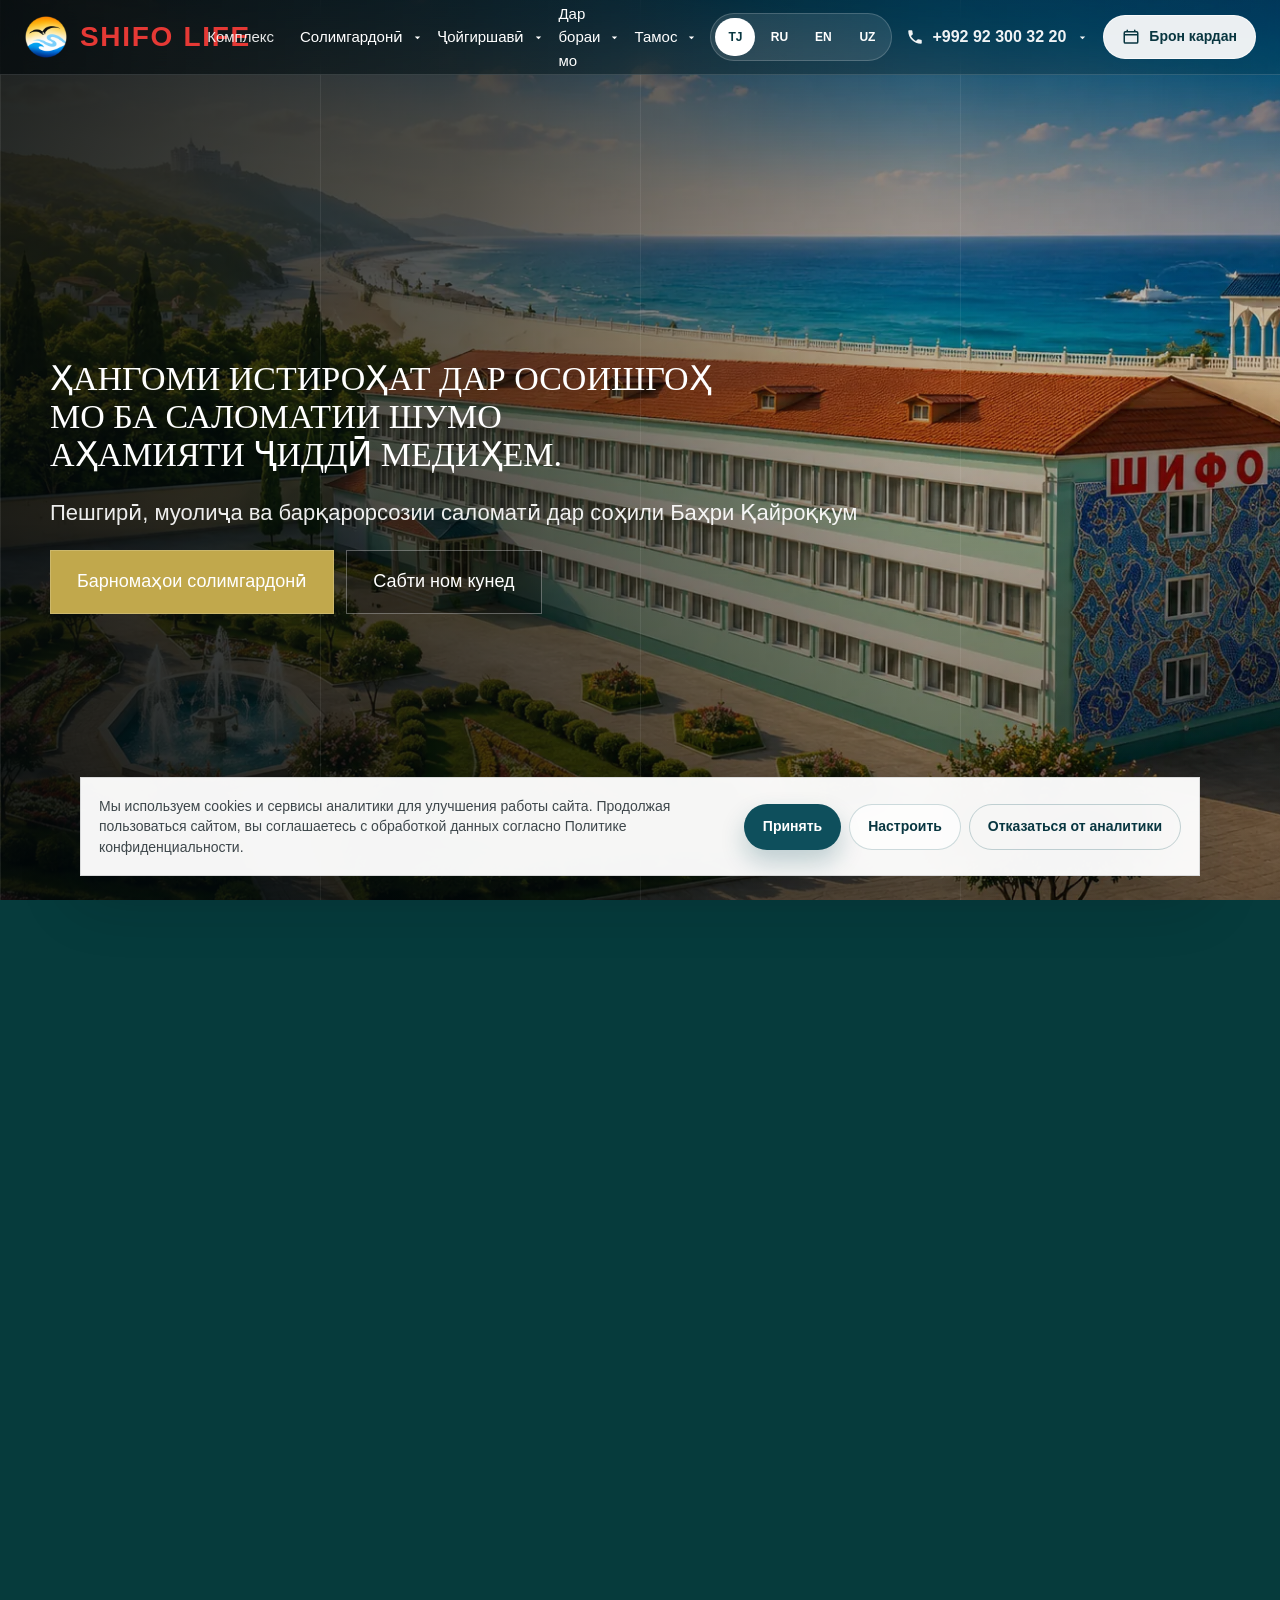
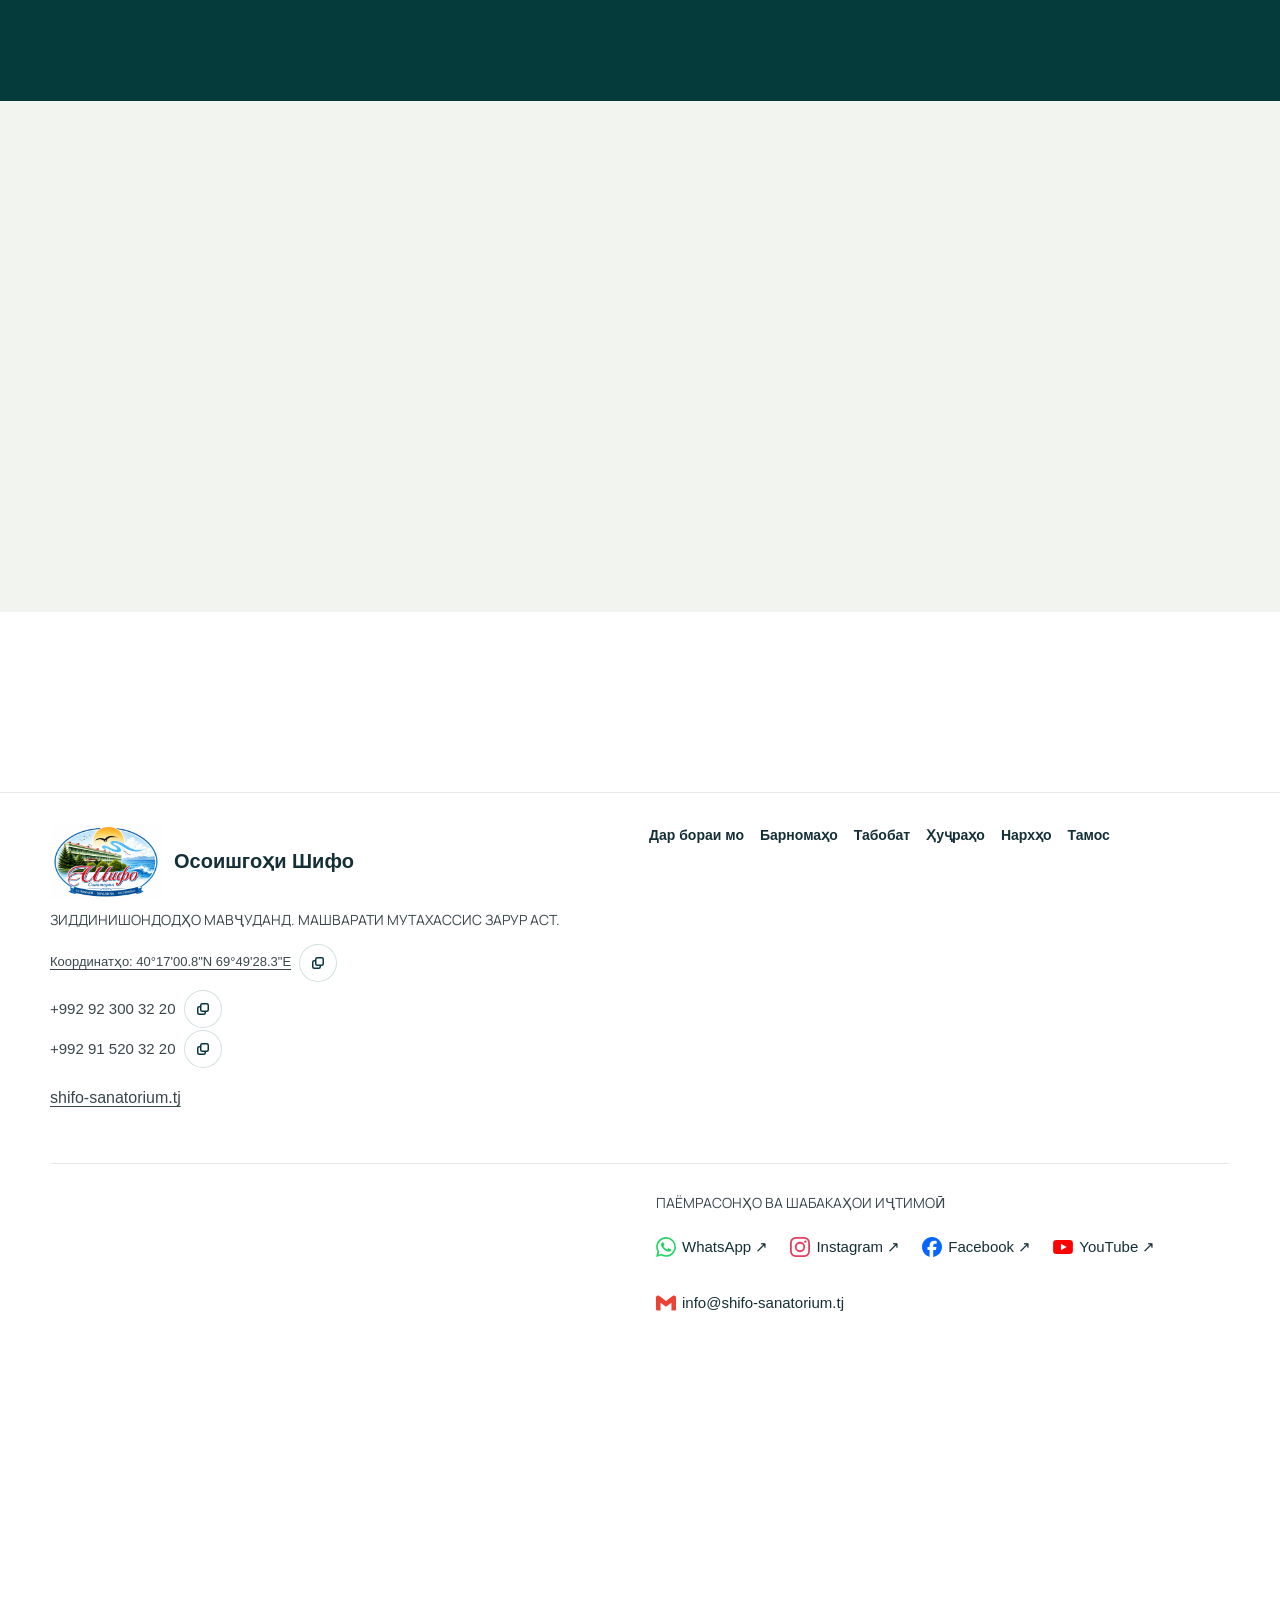
<file: index.html>
<!DOCTYPE html>

<html lang="ru">
<head>
<meta charset="utf-8"/>
<meta content="width=device-width, initial-scale=1" name="viewport"/>
<title>Осоишгоҳи Шифо | санаторий в самом сердце Кайраккума рядом с Худжандом</title>
<meta content="Официальный сайт санатория Осоишгоҳи Шифо в Кайраккуме / Гулистоне рядом с Худжандом. Отдых у воды, восстановление, санаторные процедуры, номера, цены и бронирование через WhatsApp." name="description"/>
<meta content="Осоишгоҳи Шифо, шифо, санаторий Кайраккум, санаторий Худжанд, Гулистон, отдых Таджикистан, санаторные процедуры" name="keywords"/>
<meta content="#0E4F5C" name="theme-color"/>
<link href="https://shifo-sanatorium.tj/" rel="canonical"/>
<meta content="noindex, nofollow" name="robots"/>
<script>window.SHIFO_PREVIEW = true;</script>
<meta content="index,follow,max-image-preview:large" name="robots"/>
<link href="img/favicon-32.png" rel="icon" sizes="32x32" type="image/png"/>
<link href="favicon.ico" rel="icon" sizes="32x32"/>
<link href="img/apple-touch-icon.png" rel="apple-touch-icon"/>
<link as="image" fetchpriority="high" href="img/webp/main-pic-hero.webp" rel="preload" type="image/webp"/>
<meta content="website" property="og:type"/>
<meta content="ru_RU" property="og:locale"/>
<meta content="Осоишгоҳи Шифо | санаторий в самом сердце Кайраккума рядом с Худжандом" property="og:title"/>
<meta content="Санаторий у Кайраккумского водохранилища рядом с Худжандом. Номера, процедуры, программы отдыха и быстрая связь через WhatsApp." property="og:description"/>
<meta content="https://shifo-sanatorium.tj/" property="og:url"/>
<meta content="Осоишгоҳи Шифо" property="og:site_name"/>
<meta content="https://shifo-sanatorium.tj/img/webp/main-pic-hero.webp" property="og:image"/>
<meta content="summary_large_image" name="twitter:card"/>
<meta content="Осоишгоҳи Шифо | санаторий в самом сердце Кайраккума рядом с Худжандом" name="twitter:title"/>
<meta content="Санаторий у Кайраккумского водохранилища рядом с Худжандом. Номера, процедуры, программы отдыха и быстрая связь через WhatsApp." name="twitter:description"/>
<meta content="https://shifo-sanatorium.tj/img/webp/main-pic-hero.webp" name="twitter:image"/>
<link href="/sitemap.xml" rel="sitemap" type="application/xml"/>
<link href="assets/css/main.css?v=carousel-20260922" rel="stylesheet"/>
<link href="assets/css/preview.css?v=territory-title-2" rel="stylesheet"/>
<link href="assets/css/banner.css?v=banner-2" rel="stylesheet"/>
<link href="assets/css/navigation.css?v=footer-email-4" rel="stylesheet"/><link href="assets/css/videos.css?v=2" rel="stylesheet"/></head>
<body class="bg-shifo-pattern is-home">
<header class="site-header">
<div class="container header-inner">
<a aria-label="Осоишгоҳи Шифо" class="brand" href="index.html#top">
<span class="brand-logo-wrap">
<img alt="Логотип санатория Шифо" class="brand-logo" height="44" src="img/favicon-source.png" width="44"/>
</span>
<span>
<span class="brand-name">SHIFO LIFE</span>
</span>
</a>
<nav aria-label="Основная навигация" class="desktop-nav"><a href="index.html#about">Комплекс</a><details class="site-submenu"><summary>Оздоровление<svg aria-hidden="true" class="submenu-caret" viewbox="0 0 24 24"><path d="m7 10 5 5 5-5H7Z" fill="currentColor"></path></svg></summary><div class="submenu-links"><a href="health.html#programs">Программы отдыха</a><a href="health.html#directions">Основные направления лечения</a><a href="health.html#procedures">Наши процедуры</a><a href="health.html#equipment">Оборудование и диагностика</a></div></details><details class="site-submenu"><summary>Размещение<svg aria-hidden="true" class="submenu-caret" viewbox="0 0 24 24"><path d="m7 10 5 5 5-5H7Z" fill="currentColor"></path></svg></summary><div class="submenu-links"><a href="rooms.html#rooms">Номера</a><a href="rooms.html#prices">Цены и пакеты</a></div></details><details class="site-submenu"><summary>О нас<svg aria-hidden="true" class="submenu-caret" viewbox="0 0 24 24"><path d="m7 10 5 5 5-5H7Z" fill="currentColor"></path></svg></summary><div class="submenu-links"><a href="about.html">О санатории</a><a href="about.html#gallery">Галерея</a><a href="about.html#reviews">Отзывы гостей</a></div></details><details class="site-submenu"><summary>Контакты<svg aria-hidden="true" class="submenu-caret" viewbox="0 0 24 24"><path d="m7 10 5 5 5-5H7Z" fill="currentColor"></path></svg></summary><div class="submenu-links"><a href="contacts.html#contacts">Контакты</a><a href="contacts.html#faq">FAQ</a></div></details></nav>
<div class="header-actions">
<div aria-label="Выбор языка" class="lang-switcher desktop-lang">
<button data-lang="tg" type="button">TJ</button>
<button data-lang="ru" type="button">RU</button>
<button data-lang="en" type="button">EN</button>
<button data-lang="uz" type="button">UZ</button>
</div>
<div class="phone-contact">
<a aria-controls="phoneDropdown" aria-expanded="false" aria-label="Позвонить в санаторий" class="header-phone" href="tel:+992923003220">
<svg aria-hidden="true" class="phone-icon" viewbox="0 0 24 24"><path d="M6.62 10.79c1.44 2.83 3.76 5.15 6.59 6.59l2.2-2.2c.28-.28.68-.36 1.04-.24 1.14.38 2.37.59 3.55.59.55 0 1 .45 1 1V20c0 .55-.45 1-1 1C10.61 21 3 13.39 3 4c0-.55.45-1 1-1h3.5c.55 0 1 .45 1 1 0 1.22.2 2.42.59 3.56.11.35.03.74-.25 1.02l-2.22 2.21Z" fill="currentColor"></path></svg>
<span class="phone-number">+992 92 300 32 20</span>
<svg aria-hidden="true" class="phone-caret" viewbox="0 0 24 24"><path d="m7 10 5 5 5-5H7Z" fill="currentColor"></path></svg>
</a>
<div aria-label="Социальные сети и почта" class="phone-dropdown" id="phoneDropdown">
<div class="phone-menu-group">
<span class="phone-menu-title">Телефоны</span>
<div class="phone-contact-list">
<a href="tel:+992923003220">+992 92 300 32 20</a>
<a href="tel:+992915203220">+992 91 520 32 20</a>
</div>
</div>
<div class="phone-menu-group">
<span class="phone-menu-title">Мессенджеры и соц. сети</span>
<div class="phone-socials">
<a aria-label="WhatsApp" class="phone-social-link" href="https://wa.me/992923003220" rel="noopener" target="_blank">
<svg aria-hidden="true" viewbox="0 0 32 32"><circle cx="16" cy="16" fill="#25D366" r="16"></circle><path d="M16.02 7.1a8.78 8.78 0 0 0-7.45 13.43L7.5 25.12l4.72-1.04a8.78 8.78 0 1 0 3.8-16.98Zm0 1.62a7.16 7.16 0 0 1 0 14.32 7.1 7.1 0 0 1-3.64-1l-.3-.18-2.8.62.63-2.72-.2-.32a7.16 7.16 0 0 1 6.1-10.72Zm-3.05 3.66c-.16 0-.43.06-.66.31-.23.25-.87.85-.87 2.08s.9 2.42 1.02 2.6c.13.17 1.75 2.8 4.32 3.8 2.14.83 2.58.67 3.04.62.47-.05 1.5-.62 1.72-1.2.2-.6.2-1.1.14-1.22-.07-.1-.23-.16-.49-.29-.25-.13-1.5-.74-1.73-.82-.24-.09-.4-.13-.57.13-.17.25-.66.82-.8.98-.15.17-.3.2-.55.07-.25-.13-1.06-.4-2.02-1.25-.75-.67-1.25-1.49-1.4-1.74-.15-.25-.02-.38.11-.5.12-.12.25-.3.38-.44.13-.15.17-.25.25-.42.09-.17.04-.32-.02-.45-.06-.13-.57-1.37-.78-1.88-.2-.48-.4-.42-.56-.43l-.46-.01Z" fill="#fff"></path></svg>
</a>
<a aria-label="Instagram" class="phone-social-link" href="https://www.instagram.com/osoishgohi_shifo/" rel="noopener" target="_blank">
<svg aria-hidden="true" viewbox="0 0 32 32"><defs><radialgradient cx="30%" cy="108%" id="igGradient" r="130%"><stop offset="0" stop-color="#FEDA75"></stop><stop offset=".22" stop-color="#FA7E1E"></stop><stop offset=".48" stop-color="#D62976"></stop><stop offset=".75" stop-color="#962FBF"></stop><stop offset="1" stop-color="#4F5BD5"></stop></radialgradient></defs><rect fill="url(#igGradient)" height="32" rx="9" width="32"></rect><path d="M16 9.35c2.17 0 2.43.01 3.29.05.8.04 1.23.17 1.52.28.38.15.65.33.94.62.29.29.47.56.62.94.11.29.24.72.28 1.52.04.86.05 1.12.05 3.29s-.01 2.43-.05 3.29c-.04.8-.17 1.23-.28 1.52-.15.38-.33.65-.62.94-.29.29-.56.47-.94.62-.29.11-.72.24-1.52.28-.86.04-1.12.05-3.29.05s-2.43-.01-3.29-.05c-.8-.04-1.23-.17-1.52-.28a2.54 2.54 0 0 1-.94-.62 2.54 2.54 0 0 1-.62-.94c-.11-.29-.24-.72-.28-1.52-.04-.86-.05-1.12-.05-3.29s.01-2.43.05-3.29c.04-.8.17-1.23.28-1.52.15-.38.33-.65.62-.94.29-.29.56-.47.94-.62.29-.11.72-.24 1.52-.28.86-.04 1.12-.05 3.29-.05Zm0-1.47c-2.21 0-2.49.01-3.36.05-.87.04-1.46.18-1.98.38a4 4 0 0 0-1.45.94c-.46.46-.74.92-.94 1.45-.2.52-.34 1.11-.38 1.98-.04.87-.05 1.15-.05 3.36s.01 2.49.05 3.36c.04.87.18 1.46.38 1.98.2.53.48.99.94 1.45.46.46.92.74 1.45.94.52.2 1.11.34 1.98.38.87.04 1.15.05 3.36.05s2.49-.01 3.36-.05c.87-.04 1.46-.18 1.98-.38.53-.2.99-.48 1.45-.94.46-.46.74-.92.94-1.45.2-.52.34-1.11.38-1.98.04-.87.05-1.15.05-3.36s-.01-2.49-.05-3.36c-.04-.87-.18-1.46-.38-1.98a4 4 0 0 0-.94-1.45 4 4 0 0 0-1.45-.94c-.52-.2-1.11-.34-1.98-.38-.87-.04-1.15-.05-3.36-.05Zm0 3.98a4.14 4.14 0 1 0 0 8.28 4.14 4.14 0 0 0 0-8.28Zm0 6.83a2.69 2.69 0 1 1 0-5.38 2.69 2.69 0 0 1 0 5.38Zm5.28-6.99a.97.97 0 1 1-1.94 0 .97.97 0 0 1 1.94 0Z" fill="#fff"></path></svg>
</a>
<a aria-label="Facebook" class="phone-social-link" href="https://www.facebook.com/profile.php?id=61576286963949" rel="noopener" target="_blank">
<svg aria-hidden="true" viewbox="0 0 32 32"><circle cx="16" cy="16" fill="#1877F2" r="16"></circle><path d="M20.23 17.1l.5-3.24h-3.1v-2.1c0-.89.43-1.75 1.82-1.75h1.41V7.25S19.58 7.03 18.36 7.03c-2.55 0-4.22 1.55-4.22 4.35v2.48h-2.84v3.24h2.84v7.83h3.49V17.1h2.6Z" fill="#fff"></path></svg>
</a>
</div>
</div>
<div class="phone-menu-group">
<span class="phone-menu-title">Email для вопросов и пожеланий</span>
<div class="phone-mail-list">
<a href="mailto:info@shifo-sanatorium.tj">info@shifo-sanatorium.tj</a>
</div>
</div>
</div>
</div>
<a aria-label="Забронировать через WhatsApp" class="btn header-book" href="https://wa.me/992923003220?text=%D0%97%D0%B4%D1%80%D0%B0%D0%B2%D1%81%D1%82%D0%B2%D1%83%D0%B9%D1%82%D0%B5!%20%D0%A5%D0%BE%D1%87%D1%83%20%D0%B7%D0%B0%D0%B1%D1%80%D0%BE%D0%BD%D0%B8%D1%80%D0%BE%D0%B2%D0%B0%D1%82%D1%8C%20%D0%BE%D1%82%D0%B4%D1%8B%D1%85%20%D0%B2%20%D0%A1%D0%B0%D0%BD%D0%B0%D1%82%D0%BE%D1%80%D0%B8%D0%B8%20%D0%A8%D0%B8%D1%84%D0%BE." rel="noopener" target="_blank">
<svg aria-hidden="true" class="phone-icon" viewbox="0 0 24 24"><path d="M7 2a1 1 0 0 1 1 1v1h8V3a1 1 0 1 1 2 0v1h1.5A2.5 2.5 0 0 1 22 6.5v12A2.5 2.5 0 0 1 19.5 21h-15A2.5 2.5 0 0 1 2 18.5v-12A2.5 2.5 0 0 1 4.5 4H6V3a1 1 0 0 1 1-1Zm13 8H4v8.5c0 .28.22.5.5.5h15a.5.5 0 0 0 .5-.5V10ZM4.5 6a.5.5 0 0 0-.5.5V8h16V6.5a.5.5 0 0 0-.5-.5h-15Z" fill="currentColor"></path></svg>

          Забронировать

        </a>
<button aria-controls="mobilePanel" aria-expanded="false" aria-label="Открыть меню" class="burger" id="menuToggle" type="button">
<span class="burger-lines"></span>
</button>
</div>
</div>
</header>
<div class="mobile-panel" id="mobilePanel">
<nav aria-label="Мобильная навигация" class="mobile-nav"><div aria-label="Выбор языка" class="mobile-lang">
<button data-lang="tg" type="button">TJ</button>
<button data-lang="ru" type="button">RU</button>
<button data-lang="en" type="button">EN</button>
<button data-lang="uz" type="button">UZ</button>
</div><a href="index.html#about">Комплекс</a><details class="site-submenu"><summary>Оздоровление<svg aria-hidden="true" class="submenu-caret" viewbox="0 0 24 24"><path d="m7 10 5 5 5-5H7Z" fill="currentColor"></path></svg></summary><div class="submenu-links"><a href="health.html#programs">Программы отдыха</a><a href="health.html#directions">Основные направления лечения</a><a href="health.html#procedures">Наши процедуры</a><a href="health.html#equipment">Оборудование и диагностика</a></div></details><details class="site-submenu"><summary>Размещение<svg aria-hidden="true" class="submenu-caret" viewbox="0 0 24 24"><path d="m7 10 5 5 5-5H7Z" fill="currentColor"></path></svg></summary><div class="submenu-links"><a href="rooms.html#rooms">Номера</a><a href="rooms.html#prices">Цены и пакеты</a></div></details><details class="site-submenu"><summary>О нас<svg aria-hidden="true" class="submenu-caret" viewbox="0 0 24 24"><path d="m7 10 5 5 5-5H7Z" fill="currentColor"></path></svg></summary><div class="submenu-links"><a href="about.html">О санатории</a><a href="about.html#gallery">Галерея</a><a href="about.html#reviews">Отзывы гостей</a></div></details><details class="site-submenu"><summary>Контакты<svg aria-hidden="true" class="submenu-caret" viewbox="0 0 24 24"><path d="m7 10 5 5 5-5H7Z" fill="currentColor"></path></svg></summary><div class="submenu-links"><a href="contacts.html#contacts">Контакты</a><a href="contacts.html#faq">FAQ</a></div></details><a href="tel:+992923003220">+992 92 300 32 20 <span>→</span></a><a href="tel:+992915203220">+992 91 520 32 20 <span>→</span></a><a href="https://wa.me/992923003220" rel="noopener" target="_blank">Забронировать <span>→</span></a></nav>
</div>
<div aria-label="Настройки cookies" aria-live="polite" class="cookie-consent" id="cookieConsent" role="dialog">
<p>Мы используем cookies и сервисы аналитики для улучшения работы сайта. Продолжая пользоваться сайтом, вы соглашаетесь с обработкой данных согласно Политике конфиденциальности.</p>
<div class="cookie-actions">
<button class="btn btn-primary" data-cookie-accept="" type="button">Принять</button>
<button class="btn btn-outline" data-cookie-configure="" type="button">Настроить</button>
<button class="btn btn-ghost" data-cookie-reject="" type="button">Отказаться от аналитики</button>
</div>
<div class="cookie-settings">
<label>
<input data-cookie-analytics="" type="checkbox"/>
<span>Разрешить Google Analytics / Google Tag Manager / Yandex Metrica, если эти сервисы подключены на сайте.</span>
</label>
</div>
</div>
<main id="top"><section aria-labelledby="hero-title" class="hero bg-shifo-hero" data-banner="18000">
<div class="container hero-grid">
<div class="hero-copy">
<h1 id="hero-title"><span class="hero-title-line hero-title-primary">ЗАБОТИМСЯ О ВАШЕМ ЗДОРОВЬЕ</span><span class="hero-title-line hero-title-primary">ПОКА ВЫ ОТДЫХАЕТЕ</span><span class="hero-title-line hero-title-primary hero-title-tg-only">АҲАМИЯТИ ҶИДДӢ МЕДИҲЕМ.</span><span class="hero-title-line hero-title-slogan">ВАШЕ ЗДОРОВЬЕ — НАШ ГЛАВНЫЙ ПРИОРИТЕТ</span></h1>
<p class="hero-lead">Профилактика, лечение и восстановление на берегу Кайраккумского моря</p>
<div aria-label="Быстрые действия" class="hero-actions">
<a class="btn btn-primary" href="health.html#procedures">Программы оздоровления</a>
<a class="btn btn-outline" href="https://wa.me/992923003220" rel="noopener" target="_blank">Записаться на приём</a>
</div>
</div>
</div>
<div class="banner-slide" hidden="" style="--banner-image: url('../../img/banner/comfortable-room.png')">
<picture><source media="(max-aspect-ratio: 4/5)" srcset="img/banner/comfortable-room-mobile.png"/><img alt="Комфортное размещение. Уютные номера для отдыха одного гостя, семьи или группы." decoding="async" height="941" src="img/banner/comfortable-room.png" width="1672"/></picture><div class="banner-caption"><h2>Комфортное размещение</h2><p>Уютные номера для отдыха одного гостя, семьи или группы.</p></div>
</div>
<div class="banner-slide" hidden="" style="--banner-image: url('../../img/banner/wellness-equipment.png')">
<picture><source media="(max-aspect-ratio: 4/5)" srcset="img/banner/wellness-equipment-mobile.png"/><img alt="Оздоровительное оборудование. Методы лечения и профилактики для вашего здоровья." decoding="async" height="941" src="img/banner/wellness-equipment.png" width="1672"/></picture><div class="banner-caption"><h2>Оздоровительное оборудование</h2><p>Эффективные методы лечения и профилактики для вашего здоровья.</p></div>
</div>
<div class="banner-slide" hidden="" style="--banner-image: url('../../img/banner/rest-by-the-sea.png')">
<picture><source media="(max-aspect-ratio: 4/5)" srcset="img/banner/rest-by-the-sea-mobile.png"/><img alt="Отдых с пользой для души. Профилактика, лечение и восстановление на берегу Кайраккумского моря." decoding="async" height="941" src="img/banner/rest-by-the-sea.png" width="1672"/></picture><div class="banner-caption"><h2>Отдых с пользой для души</h2><p>Профилактика, лечение и восстановление на берегу Кайраккумского моря</p></div>
</div>
<div aria-label="Слайды главного баннера" class="banner-controls" role="group">
<button aria-label="Предыдущий слайд" data-banner-prev="" type="button">‹</button>
<span aria-hidden="true" class="banner-count">1 / 4</span>
<button aria-label="Следующий слайд" data-banner-next="" type="button">›</button>
<button aria-label="Автоматическая смена слайдов" aria-pressed="true" data-banner-pause="" type="button"><span aria-hidden="true">Ⅱ</span></button>
</div>
</section><section aria-labelledby="territory-title" class="territory-overview" id="about"><div class="territory-summary">
<h2 id="territory-title">Шифо — место силы у Таджикского моря.</h2>
<p>Здоровье, отдых и гармония с природой на берегу Кайраккумского водохранилища.</p>
<dl aria-label="Шифо в цифрах" class="territory-facts">
<div><dt>Год основания</dt><dd>1988</dd></div>
<div><dt>Коттеджных домов</dt><dd>29</dd></div>
<div><dt>Мест для гостей</dt><dd>167</dd></div>
<div><dt>Территории</dt><dd>14 <small>га</small></dd></div>
</dl>
</div>
<div class="territory-map">
<a href="img/maps/shifo-territory-no-title.png" rel="noopener" target="_blank"><img alt="План территории Шифо на берегу Кайраккумского водохранилища" decoding="async" height="1038" src="img/maps/shifo-territory-no-title.png" width="1516"/></a>
</div>
</section><section aria-label="Лечебно-оздоровительные процедуры" class="procedure-overview" id="procedures"><a class="procedure-collage" href="img/procedures/shifo-physiotherapy.png?v=3" rel="noopener" target="_blank"><img alt="Коллаж лечебно-оздоровительных процедур" decoding="async" height="941" loading="lazy" src="img/procedures/shifo-physiotherapy.png?v=3" width="1672"/></a></section><section aria-labelledby="videos-title" class="video-showcase" id="videos"><div class="container"><h2 id="videos-title">Шифо в кадре</h2><div class="video-layout"><div><div class="video-stage"><div class="video-mount"></div><button aria-label="Смотреть выбранное видео" class="video-poster" type="button"><img alt="" height="450" loading="lazy" src="img/videos/overview.webp" width="800"/><span aria-hidden="true" class="video-play"></span></button></div><div class="video-caption"><h3 aria-live="polite">Обзор санатория</h3><div class="video-controls"><button aria-label="Предыдущее видео" data-video-prev="" type="button">‹</button><span aria-label="Номер видео" class="video-count">1 / 4</span><button aria-label="Следующее видео" data-video-next="" type="button">›</button></div></div><p class="video-error" hidden="" role="status"><span>Не удалось загрузить видео.</span> <a href="https://www.youtube.com/watch?v=gVaPvCBwfvQ" rel="noopener" target="_blank">Открыть на YouTube ↗</a></p></div><div aria-label="Видео санатория" class="video-list" role="group"><button aria-pressed="true" class="video-choice" data-video-id="gVaPvCBwfvQ" data-video-src="media/videos/overview.mp4" type="button"><img alt="" height="450" loading="lazy" src="img/videos/overview.webp" width="800"/><span>Обзор санатория</span></button><button aria-pressed="false" class="video-choice" data-video-id="vTEusvNaGjg" data-video-src="media/videos/doctor.mp4" type="button"><img alt="" height="450" loading="lazy" src="img/videos/doctor.webp" width="800"/><span>Главный врач</span></button><button aria-pressed="false" class="video-choice" data-video-id="E5w4TzS-re0" data-video-src="media/videos/review-1.mp4" type="button"><img alt="" height="450" loading="lazy" src="img/videos/review-1.webp" width="800"/><span>Отзыв гостя · 1</span></button><button aria-pressed="false" class="video-choice" data-video-id="qLTrwbsjik0" data-video-src="media/videos/review-2.mp4" type="button"><img alt="" height="450" loading="lazy" src="img/videos/review-2.webp" width="800"/><span>Отзыв гостя · 2</span></button></div></div></div></section><section aria-label="Социальные сети" class="social-overview"><div class="container social-links"><a class="social-instagram" href="https://www.instagram.com/osoishgohi_shifo/" rel="noopener" target="_blank"><strong>Instagram</strong><span>@osoishgohi_shifo ↗</span></a><a class="social-dzen" href="https://dzen.ru/a/aNfXskfPRUITOvK5" rel="noopener" target="_blank"><strong>Дзен</strong><span>Открыть статью ↗</span></a></div></section></main>
<footer class="site-footer">
<div class="container footer-grid">
<div>
<div class="footer-brand-row">
<img alt="Логотип санатория Шифо" class="footer-logo" data-logo="" height="75" src="img/webp/logo-ru.webp" width="112"/>
<div class="footer-brand">Осоишгоҳи Шифо</div>
</div>
<p class="footer-medical">Имеются противопоказания. Необходима консультация специалиста.</p>
<div class="map-coordinate-row footer-coordinate-row">
<a class="map-coordinates" href="https://maps.app.goo.gl/ns9S3kdCMijebGAN8" rel="noopener" target="_blank">Координаты: 40°17'00.8"N 69°49'28.3"E</a>
<button aria-label="Скопировать координаты" class="copy-coordinate-btn" data-copy-coordinates="40°17'00.8&quot;N 69°49'28.3&quot;E" type="button">
<svg aria-hidden="true" class="copy-icon-copy" viewbox="0 0 24 24"><path d="M8 7a3 3 0 0 1 3-3h6a3 3 0 0 1 3 3v6a3 3 0 0 1-3 3h-1v1a3 3 0 0 1-3 3H7a3 3 0 0 1-3-3v-6a3 3 0 0 1 3-3h1V7Zm3-1a1 1 0 0 0-1 1v6a1 1 0 0 0 1 1h6a1 1 0 0 0 1-1V7a1 1 0 0 0-1-1h-6Zm-3 4H7a1 1 0 0 0-1 1v6a1 1 0 0 0 1 1h6a1 1 0 0 0 1-1v-1h-3a3 3 0 0 1-3-3v-3Z" fill="currentColor"></path></svg>
<svg aria-hidden="true" class="copy-icon-check" viewbox="0 0 24 24"><path d="M9.2 16.6 4.9 12.3l1.4-1.4 2.9 2.9 8.5-8.5 1.4 1.4-9.9 9.9Z" fill="currentColor"></path></svg>
<span class="sr-only">Скопировать координаты</span>
</button>
</div>
<div class="footer-phones">
<div class="footer-phone-row"><a href="tel:+992923003220">+992 92 300 32 20</a><button aria-label="Скопировать номер телефона" class="copy-coordinate-btn" data-copy-text="+992923003220" data-copy-label="Скопировать номер телефона" type="button">
<svg aria-hidden="true" class="copy-icon-copy" viewbox="0 0 24 24"><path d="M8 7a3 3 0 0 1 3-3h6a3 3 0 0 1 3 3v6a3 3 0 0 1-3 3h-1v1a3 3 0 0 1-3 3H7a3 3 0 0 1-3-3v-6a3 3 0 0 1 3-3h1V7Zm3-1a1 1 0 0 0-1 1v6a1 1 0 0 0 1 1h6a1 1 0 0 0 1-1V7a1 1 0 0 0-1-1h-6Zm-3 4H7a1 1 0 0 0-1 1v6a1 1 0 0 0 1 1h6a1 1 0 0 0 1-1v-1h-3a3 3 0 0 1-3-3v-3Z" fill="currentColor"></path></svg>
<svg aria-hidden="true" class="copy-icon-check" viewbox="0 0 24 24"><path d="M9.2 16.6 4.9 12.3l1.4-1.4 2.9 2.9 8.5-8.5 1.4 1.4-9.9 9.9Z" fill="currentColor"></path></svg>
<span class="sr-only">Скопировать номер телефона</span>
</button></div>
<div class="footer-phone-row"><a href="tel:+992915203220">+992 91 520 32 20</a><button aria-label="Скопировать номер телефона" class="copy-coordinate-btn" data-copy-text="+992915203220" data-copy-label="Скопировать номер телефона" type="button">
<svg aria-hidden="true" class="copy-icon-copy" viewbox="0 0 24 24"><path d="M8 7a3 3 0 0 1 3-3h6a3 3 0 0 1 3 3v6a3 3 0 0 1-3 3h-1v1a3 3 0 0 1-3 3H7a3 3 0 0 1-3-3v-6a3 3 0 0 1 3-3h1V7Zm3-1a1 1 0 0 0-1 1v6a1 1 0 0 0 1 1h6a1 1 0 0 0 1-1V7a1 1 0 0 0-1-1h-6Zm-3 4H7a1 1 0 0 0-1 1v6a1 1 0 0 0 1 1h6a1 1 0 0 0 1-1v-1h-3a3 3 0 0 1-3-3v-3Z" fill="currentColor"></path></svg>
<svg aria-hidden="true" class="copy-icon-check" viewbox="0 0 24 24"><path d="M9.2 16.6 4.9 12.3l1.4-1.4 2.9 2.9 8.5-8.5 1.4 1.4-9.9 9.9Z" fill="currentColor"></path></svg>
<span class="sr-only">Скопировать номер телефона</span>
</button></div>
</div>
<p class="footer-copy-status" data-copy-status="" role="status" aria-live="polite"></p>
<p><a class="footer-site-link" href="https://www.shifo-sanatorium.tj/">shifo-sanatorium.tj</a></p>
</div>
<nav aria-label="Навигация в подвале" class="footer-links">
<a href="#about">О нас</a>
<a href="health.html#programs">Программы</a>
<a href="health.html#procedures">Лечение</a>
<a href="rooms.html#rooms">Номера</a>
<a href="rooms.html#prices">Цены</a>
<a href="contacts.html#contacts">Контакты</a>
</nav>
</div>
<div class="container footer-bottom"><div class="footer-social"><p>Мессенджеры и соц. сети</p><div class="footer-social-links"><a href="https://wa.me/992923003220" rel="noopener" target="_blank"><svg aria-hidden="true" width="20" height="20" style="flex:none;margin-right:6px" fill="#25D366" viewBox="0 0 24 24" xmlns="http://www.w3.org/2000/svg"><path d="M17.472 14.382c-.297-.149-1.758-.867-2.03-.967-.273-.099-.471-.148-.67.15-.197.297-.767.966-.94 1.164-.173.199-.347.223-.644.075-.297-.15-1.255-.463-2.39-1.475-.883-.788-1.48-1.761-1.653-2.059-.173-.297-.018-.458.13-.606.134-.133.298-.347.446-.52.149-.174.198-.298.298-.497.099-.198.05-.371-.025-.52-.075-.149-.669-1.612-.916-2.207-.242-.579-.487-.5-.669-.51-.173-.008-.371-.01-.57-.01-.198 0-.52.074-.792.372-.272.297-1.04 1.016-1.04 2.479 0 1.462 1.065 2.875 1.213 3.074.149.198 2.096 3.2 5.077 4.487.709.306 1.262.489 1.694.625.712.227 1.36.195 1.871.118.571-.085 1.758-.719 2.006-1.413.248-.694.248-1.289.173-1.413-.074-.124-.272-.198-.57-.347m-5.421 7.403h-.004a9.87 9.87 0 01-5.031-1.378l-.361-.214-3.741.982.998-3.648-.235-.374a9.86 9.86 0 01-1.51-5.26c.001-5.45 4.436-9.884 9.888-9.884 2.64 0 5.122 1.03 6.988 2.898a9.825 9.825 0 012.893 6.994c-.003 5.45-4.437 9.884-9.885 9.884m8.413-18.297A11.815 11.815 0 0012.05 0C5.495 0 .16 5.335.157 11.892c0 2.096.547 4.142 1.588 5.945L.057 24l6.305-1.654a11.882 11.882 0 005.683 1.448h.005c6.554 0 11.89-5.335 11.893-11.893a11.821 11.821 0 00-3.48-8.413Z"/></svg>WhatsApp ↗</a><a href="https://www.instagram.com/osoishgohi_shifo/" rel="noopener" target="_blank"><svg aria-hidden="true" width="20" height="20" style="flex:none;margin-right:6px" fill="#E4405F" viewBox="0 0 24 24" xmlns="http://www.w3.org/2000/svg"><path d="M7.0301.084c-1.2768.0602-2.1487.264-2.911.5634-.7888.3075-1.4575.72-2.1228 1.3877-.6652.6677-1.075 1.3368-1.3802 2.127-.2954.7638-.4956 1.6365-.552 2.914-.0564 1.2775-.0689 1.6882-.0626 4.947.0062 3.2586.0206 3.6671.0825 4.9473.061 1.2765.264 2.1482.5635 2.9107.308.7889.72 1.4573 1.388 2.1228.6679.6655 1.3365 1.0743 2.1285 1.38.7632.295 1.6361.4961 2.9134.552 1.2773.056 1.6884.069 4.9462.0627 3.2578-.0062 3.668-.0207 4.9478-.0814 1.28-.0607 2.147-.2652 2.9098-.5633.7889-.3086 1.4578-.72 2.1228-1.3881.665-.6682 1.0745-1.3378 1.3795-2.1284.2957-.7632.4966-1.636.552-2.9124.056-1.2809.0692-1.6898.063-4.948-.0063-3.2583-.021-3.6668-.0817-4.9465-.0607-1.2797-.264-2.1487-.5633-2.9117-.3084-.7889-.72-1.4568-1.3876-2.1228C21.2982 1.33 20.628.9208 19.8378.6165 19.074.321 18.2017.1197 16.9244.0645 15.6471.0093 15.236-.005 11.977.0014 8.718.0076 8.31.0215 7.0301.0839m.1402 21.6932c-1.17-.0509-1.8053-.2453-2.2287-.408-.5606-.216-.96-.4771-1.3819-.895-.422-.4178-.6811-.8186-.9-1.378-.1644-.4234-.3624-1.058-.4171-2.228-.0595-1.2645-.072-1.6442-.079-4.848-.007-3.2037.0053-3.583.0607-4.848.05-1.169.2456-1.805.408-2.2282.216-.5613.4762-.96.895-1.3816.4188-.4217.8184-.6814 1.3783-.9003.423-.1651 1.0575-.3614 2.227-.4171 1.2655-.06 1.6447-.072 4.848-.079 3.2033-.007 3.5835.005 4.8495.0608 1.169.0508 1.8053.2445 2.228.408.5608.216.96.4754 1.3816.895.4217.4194.6816.8176.9005 1.3787.1653.4217.3617 1.056.4169 2.2263.0602 1.2655.0739 1.645.0796 4.848.0058 3.203-.0055 3.5834-.061 4.848-.051 1.17-.245 1.8055-.408 2.2294-.216.5604-.4763.96-.8954 1.3814-.419.4215-.8181.6811-1.3783.9-.4224.1649-1.0577.3617-2.2262.4174-1.2656.0595-1.6448.072-4.8493.079-3.2045.007-3.5825-.006-4.848-.0608M16.953 5.5864A1.44 1.44 0 1 0 18.39 4.144a1.44 1.44 0 0 0-1.437 1.4424M5.8385 12.012c.0067 3.4032 2.7706 6.1557 6.173 6.1493 3.4026-.0065 6.157-2.7701 6.1506-6.1733-.0065-3.4032-2.771-6.1565-6.174-6.1498-3.403.0067-6.156 2.771-6.1496 6.1738M8 12.0077a4 4 0 1 1 4.008 3.9921A3.9996 3.9996 0 0 1 8 12.0077"/></svg>Instagram ↗</a><a href="https://www.facebook.com/profile.php?id=61576286963949" rel="noopener" target="_blank"><svg aria-hidden="true" width="20" height="20" style="flex:none;margin-right:6px" fill="#0866FF" viewBox="0 0 24 24" xmlns="http://www.w3.org/2000/svg"><path d="M9.101 23.691v-7.98H6.627v-3.667h2.474v-1.58c0-4.085 1.848-5.978 5.858-5.978.401 0 .955.042 1.468.103a8.68 8.68 0 0 1 1.141.195v3.325a8.623 8.623 0 0 0-.653-.036 26.805 26.805 0 0 0-.733-.009c-.707 0-1.259.096-1.675.309a1.686 1.686 0 0 0-.679.622c-.258.42-.374.995-.374 1.752v1.297h3.919l-.386 2.103-.287 1.564h-3.246v8.245C19.396 23.238 24 18.179 24 12.044c0-6.627-5.373-12-12-12s-12 5.373-12 12c0 5.628 3.874 10.35 9.101 11.647Z"/></svg>Facebook ↗</a><a href="https://www.youtube.com/@%D0%A8%D0%B8%D1%84%D0%BE%D0%A1%D0%B0%D0%BD%D0%B0%D1%82%D0%BE%D1%80%D0%B8%D0%B9" rel="noopener" target="_blank"><svg aria-hidden="true" width="20" height="14" viewBox="0 0 24 17" style="vertical-align:middle;margin-right:6px"><rect width="24" height="17" rx="4" fill="#FF0000"></rect><path d="M9.5 4.5v8l7-4-7-4Z" fill="#fff"></path></svg>YouTube ↗</a><a class="footer-email" href="mailto:info@shifo-sanatorium.tj"><svg aria-hidden="true" width="20" height="20" style="flex:none;margin-right:6px" fill="#EA4335" viewBox="0 0 24 24" xmlns="http://www.w3.org/2000/svg"><path d="M24 5.457v13.909c0 .904-.732 1.636-1.636 1.636h-3.819V11.73L12 16.64l-6.545-4.91v9.273H1.636A1.636 1.636 0 0 1 0 19.366V5.457c0-2.023 2.309-3.178 3.927-1.964L5.455 4.64 12 9.548l6.545-4.91 1.528-1.145C21.69 2.28 24 3.434 24 5.457z"/></svg><span>info@shifo-sanatorium.tj</span></a></div></div></div></footer>
<nav aria-label="Быстрые действия" class="mobile-bottom">
<a href="https://wa.me/992923003220" rel="noopener" target="_blank">WhatsApp</a>
<a href="tel:+992923003220">Позвонить</a>
<a href="rooms.html#prices">Цены</a>
</nav>
<script src="assets/js/bitrix-loader.js?v=f1a0029"></script>
<script src="assets/js/main.js?v=footer-contacts-2"></script>
<script src="assets/js/preview.js?v=compact-pages-1"></script>
<script src="assets/js/banner.js?v=banner-2"></script>
<script src="assets/js/navigation.js?v=compact-pages-1"></script><script src="assets/js/videos.js?v=2"></script></body>
</html>
</file>
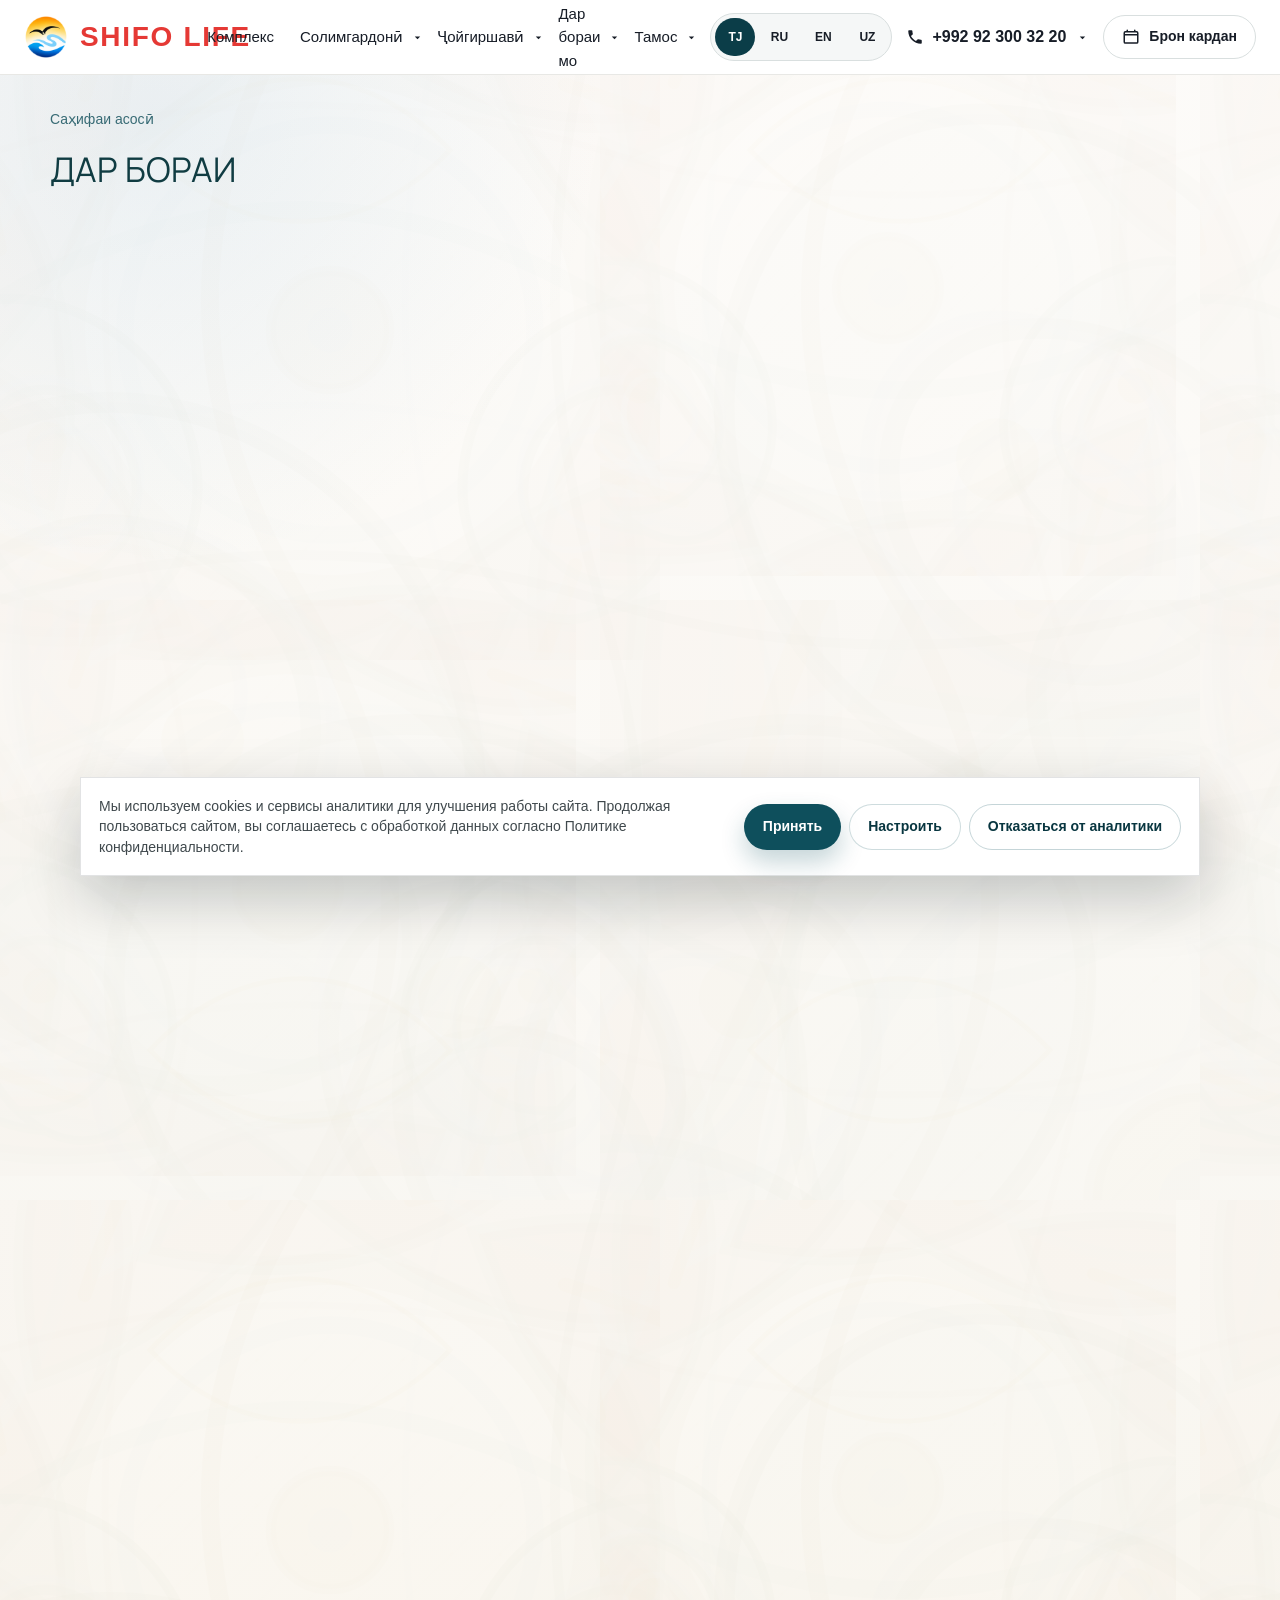
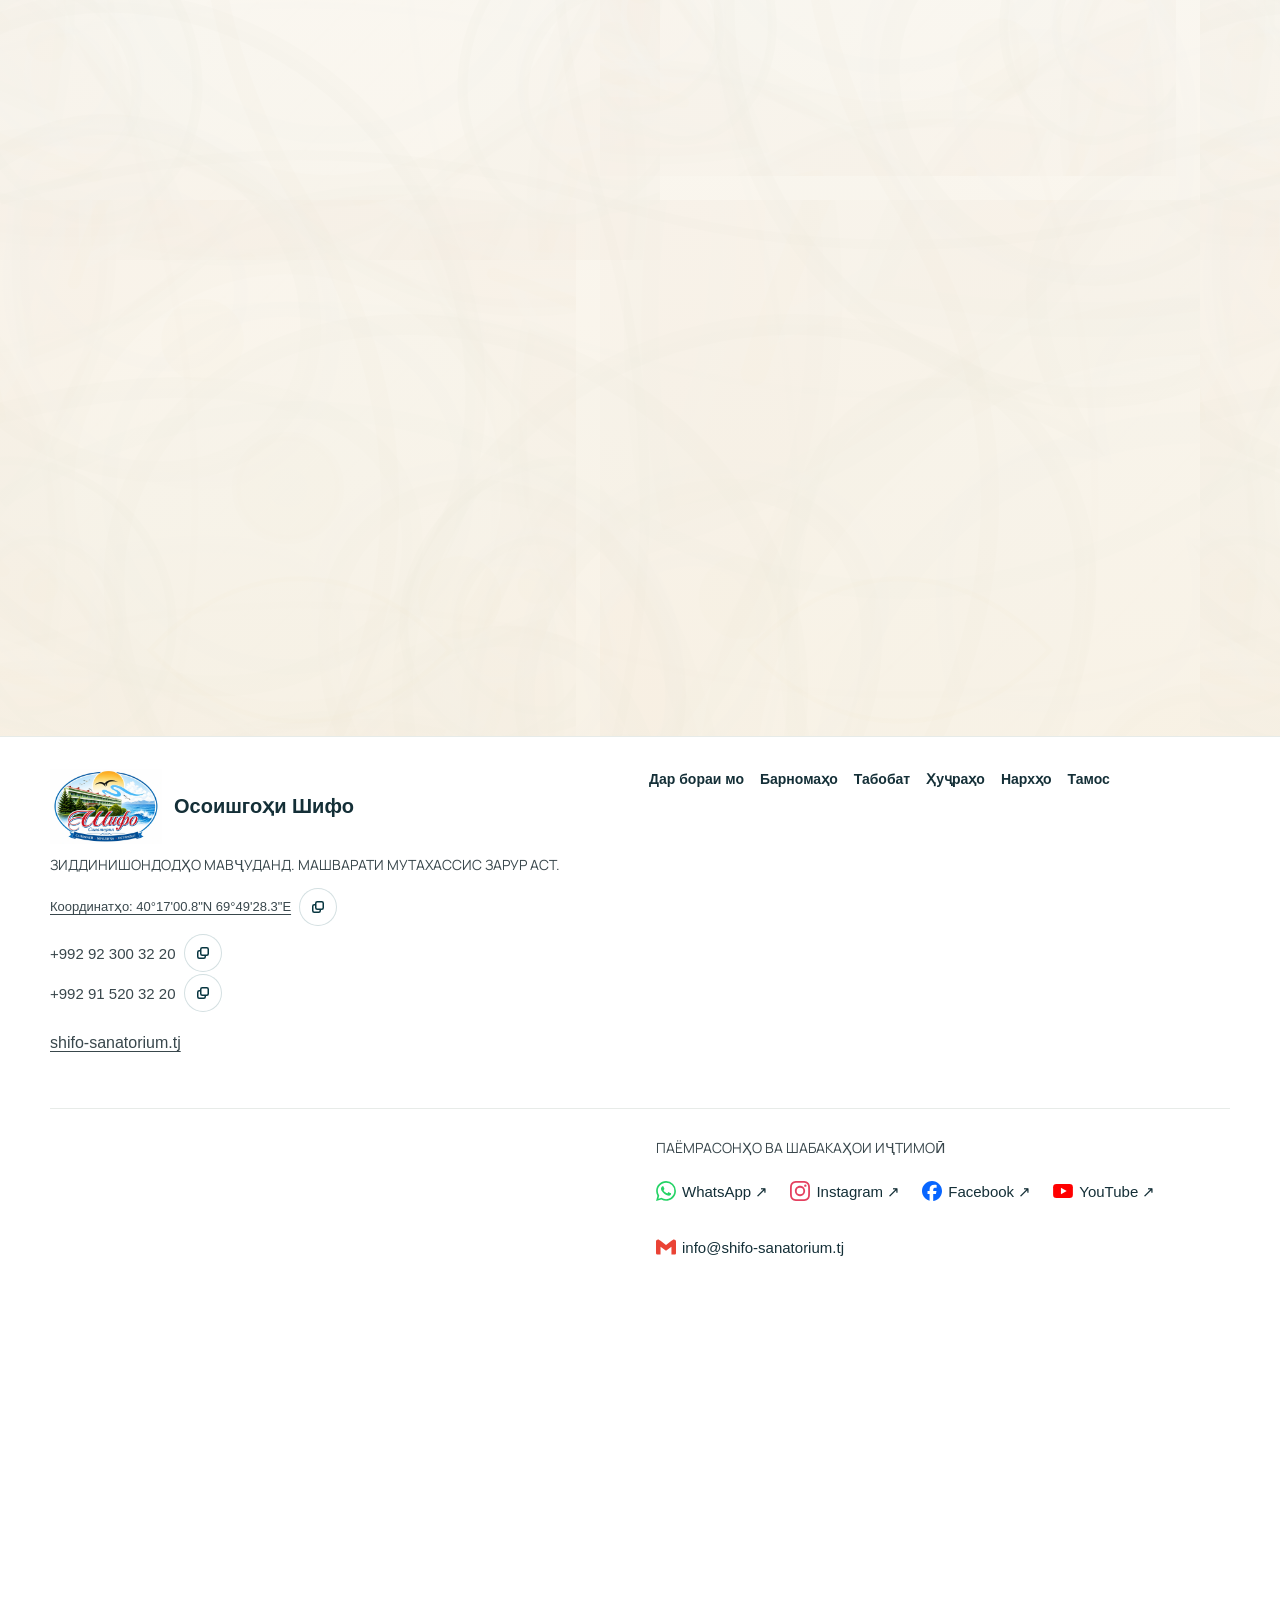
<file: about.html>
<!DOCTYPE html>

<html lang="ru">
<head>
<meta charset="utf-8"/>
<meta content="width=device-width, initial-scale=1" name="viewport"/>
<title>Осоишгоҳи Шифо | санаторий в самом сердце Кайраккума рядом с Худжандом</title>
<meta content="Официальный сайт санатория Осоишгоҳи Шифо в Кайраккуме / Гулистоне рядом с Худжандом. Отдых у воды, восстановление, санаторные процедуры, номера, цены и бронирование через WhatsApp." name="description"/>
<meta content="Осоишгоҳи Шифо, шифо, санаторий Кайраккум, санаторий Худжанд, Гулистон, отдых Таджикистан, санаторные процедуры" name="keywords"/>
<meta content="#0E4F5C" name="theme-color"/>
<link href="https://shifo-sanatorium.tj/" rel="canonical"/>
<meta content="noindex, nofollow" name="robots"/>
<script>window.SHIFO_PREVIEW = true;</script>
<meta content="index,follow,max-image-preview:large" name="robots"/>
<link href="img/favicon-32.png" rel="icon" sizes="32x32" type="image/png"/>
<link href="favicon.ico" rel="icon" sizes="32x32"/>
<link href="img/apple-touch-icon.png" rel="apple-touch-icon"/>
<link as="image" fetchpriority="high" href="img/webp/main-pic-hero.webp" rel="preload" type="image/webp"/>
<meta content="website" property="og:type"/>
<meta content="ru_RU" property="og:locale"/>
<meta content="Осоишгоҳи Шифо | санаторий в самом сердце Кайраккума рядом с Худжандом" property="og:title"/>
<meta content="Санаторий у Кайраккумского водохранилища рядом с Худжандом. Номера, процедуры, программы отдыха и быстрая связь через WhatsApp." property="og:description"/>
<meta content="https://shifo-sanatorium.tj/" property="og:url"/>
<meta content="Осоишгоҳи Шифо" property="og:site_name"/>
<meta content="https://shifo-sanatorium.tj/img/webp/main-pic-hero.webp" property="og:image"/>
<meta content="summary_large_image" name="twitter:card"/>
<meta content="Осоишгоҳи Шифо | санаторий в самом сердце Кайраккума рядом с Худжандом" name="twitter:title"/>
<meta content="Санаторий у Кайраккумского водохранилища рядом с Худжандом. Номера, процедуры, программы отдыха и быстрая связь через WhatsApp." name="twitter:description"/>
<meta content="https://shifo-sanatorium.tj/img/webp/main-pic-hero.webp" name="twitter:image"/>
<link href="/sitemap.xml" rel="sitemap" type="application/xml"/>
<link href="assets/css/main.css?v=carousel-20260922" rel="stylesheet"/>
<link href="assets/css/preview.css?v=territory-title-2" rel="stylesheet"/>
<link href="assets/css/navigation.css?v=footer-email-4" rel="stylesheet"/></head>
<body class="bg-shifo-pattern is-inner-page" data-page-title="О санатории">
<header class="site-header is-past-hero">
<div class="container header-inner">
<a aria-label="Осоишгоҳи Шифо" class="brand" href="index.html#top">
<span class="brand-logo-wrap">
<img alt="Логотип санатория Шифо" class="brand-logo" height="44" src="img/favicon-source.png" width="44"/>
</span>
<span>
<span class="brand-name">SHIFO LIFE</span>
</span>
</a>
<nav aria-label="Основная навигация" class="desktop-nav"><a href="index.html#about">Комплекс</a><details class="site-submenu"><summary>Оздоровление<svg aria-hidden="true" class="submenu-caret" viewbox="0 0 24 24"><path d="m7 10 5 5 5-5H7Z" fill="currentColor"></path></svg></summary><div class="submenu-links"><a href="health.html#programs">Программы отдыха</a><a href="health.html#directions">Основные направления лечения</a><a href="health.html#procedures">Наши процедуры</a><a href="health.html#equipment">Оборудование и диагностика</a></div></details><details class="site-submenu"><summary>Размещение<svg aria-hidden="true" class="submenu-caret" viewbox="0 0 24 24"><path d="m7 10 5 5 5-5H7Z" fill="currentColor"></path></svg></summary><div class="submenu-links"><a href="rooms.html#rooms">Номера</a><a href="rooms.html#prices">Цены и пакеты</a></div></details><details class="site-submenu"><summary>О нас<svg aria-hidden="true" class="submenu-caret" viewbox="0 0 24 24"><path d="m7 10 5 5 5-5H7Z" fill="currentColor"></path></svg></summary><div class="submenu-links"><a href="about.html">О санатории</a><a href="about.html#gallery">Галерея</a><a href="about.html#reviews">Отзывы гостей</a></div></details><details class="site-submenu"><summary>Контакты<svg aria-hidden="true" class="submenu-caret" viewbox="0 0 24 24"><path d="m7 10 5 5 5-5H7Z" fill="currentColor"></path></svg></summary><div class="submenu-links"><a href="contacts.html#contacts">Контакты</a><a href="contacts.html#faq">FAQ</a></div></details></nav>
<div class="header-actions">
<div aria-label="Выбор языка" class="lang-switcher desktop-lang">
<button data-lang="tg" type="button">TJ</button>
<button data-lang="ru" type="button">RU</button>
<button data-lang="en" type="button">EN</button>
<button data-lang="uz" type="button">UZ</button>
</div>
<div class="phone-contact">
<a aria-controls="phoneDropdown" aria-expanded="false" aria-label="Позвонить в санаторий" class="header-phone" href="tel:+992923003220">
<svg aria-hidden="true" class="phone-icon" viewbox="0 0 24 24"><path d="M6.62 10.79c1.44 2.83 3.76 5.15 6.59 6.59l2.2-2.2c.28-.28.68-.36 1.04-.24 1.14.38 2.37.59 3.55.59.55 0 1 .45 1 1V20c0 .55-.45 1-1 1C10.61 21 3 13.39 3 4c0-.55.45-1 1-1h3.5c.55 0 1 .45 1 1 0 1.22.2 2.42.59 3.56.11.35.03.74-.25 1.02l-2.22 2.21Z" fill="currentColor"></path></svg>
<span class="phone-number">+992 92 300 32 20</span>
<svg aria-hidden="true" class="phone-caret" viewbox="0 0 24 24"><path d="m7 10 5 5 5-5H7Z" fill="currentColor"></path></svg>
</a>
<div aria-label="Социальные сети и почта" class="phone-dropdown" id="phoneDropdown">
<div class="phone-menu-group">
<span class="phone-menu-title">Телефоны</span>
<div class="phone-contact-list">
<a href="tel:+992923003220">+992 92 300 32 20</a>
<a href="tel:+992915203220">+992 91 520 32 20</a>
</div>
</div>
<div class="phone-menu-group">
<span class="phone-menu-title">Мессенджеры и соц. сети</span>
<div class="phone-socials">
<a aria-label="WhatsApp" class="phone-social-link" href="https://wa.me/992923003220" rel="noopener" target="_blank">
<svg aria-hidden="true" viewbox="0 0 32 32"><circle cx="16" cy="16" fill="#25D366" r="16"></circle><path d="M16.02 7.1a8.78 8.78 0 0 0-7.45 13.43L7.5 25.12l4.72-1.04a8.78 8.78 0 1 0 3.8-16.98Zm0 1.62a7.16 7.16 0 0 1 0 14.32 7.1 7.1 0 0 1-3.64-1l-.3-.18-2.8.62.63-2.72-.2-.32a7.16 7.16 0 0 1 6.1-10.72Zm-3.05 3.66c-.16 0-.43.06-.66.31-.23.25-.87.85-.87 2.08s.9 2.42 1.02 2.6c.13.17 1.75 2.8 4.32 3.8 2.14.83 2.58.67 3.04.62.47-.05 1.5-.62 1.72-1.2.2-.6.2-1.1.14-1.22-.07-.1-.23-.16-.49-.29-.25-.13-1.5-.74-1.73-.82-.24-.09-.4-.13-.57.13-.17.25-.66.82-.8.98-.15.17-.3.2-.55.07-.25-.13-1.06-.4-2.02-1.25-.75-.67-1.25-1.49-1.4-1.74-.15-.25-.02-.38.11-.5.12-.12.25-.3.38-.44.13-.15.17-.25.25-.42.09-.17.04-.32-.02-.45-.06-.13-.57-1.37-.78-1.88-.2-.48-.4-.42-.56-.43l-.46-.01Z" fill="#fff"></path></svg>
</a>
<a aria-label="Instagram" class="phone-social-link" href="https://www.instagram.com/osoishgohi_shifo/" rel="noopener" target="_blank">
<svg aria-hidden="true" viewbox="0 0 32 32"><defs><radialgradient cx="30%" cy="108%" id="igGradient" r="130%"><stop offset="0" stop-color="#FEDA75"></stop><stop offset=".22" stop-color="#FA7E1E"></stop><stop offset=".48" stop-color="#D62976"></stop><stop offset=".75" stop-color="#962FBF"></stop><stop offset="1" stop-color="#4F5BD5"></stop></radialgradient></defs><rect fill="url(#igGradient)" height="32" rx="9" width="32"></rect><path d="M16 9.35c2.17 0 2.43.01 3.29.05.8.04 1.23.17 1.52.28.38.15.65.33.94.62.29.29.47.56.62.94.11.29.24.72.28 1.52.04.86.05 1.12.05 3.29s-.01 2.43-.05 3.29c-.04.8-.17 1.23-.28 1.52-.15.38-.33.65-.62.94-.29.29-.56.47-.94.62-.29.11-.72.24-1.52.28-.86.04-1.12.05-3.29.05s-2.43-.01-3.29-.05c-.8-.04-1.23-.17-1.52-.28a2.54 2.54 0 0 1-.94-.62 2.54 2.54 0 0 1-.62-.94c-.11-.29-.24-.72-.28-1.52-.04-.86-.05-1.12-.05-3.29s.01-2.43.05-3.29c.04-.8.17-1.23.28-1.52.15-.38.33-.65.62-.94.29-.29.56-.47.94-.62.29-.11.72-.24 1.52-.28.86-.04 1.12-.05 3.29-.05Zm0-1.47c-2.21 0-2.49.01-3.36.05-.87.04-1.46.18-1.98.38a4 4 0 0 0-1.45.94c-.46.46-.74.92-.94 1.45-.2.52-.34 1.11-.38 1.98-.04.87-.05 1.15-.05 3.36s.01 2.49.05 3.36c.04.87.18 1.46.38 1.98.2.53.48.99.94 1.45.46.46.92.74 1.45.94.52.2 1.11.34 1.98.38.87.04 1.15.05 3.36.05s2.49-.01 3.36-.05c.87-.04 1.46-.18 1.98-.38.53-.2.99-.48 1.45-.94.46-.46.74-.92.94-1.45.2-.52.34-1.11.38-1.98.04-.87.05-1.15.05-3.36s-.01-2.49-.05-3.36c-.04-.87-.18-1.46-.38-1.98a4 4 0 0 0-.94-1.45 4 4 0 0 0-1.45-.94c-.52-.2-1.11-.34-1.98-.38-.87-.04-1.15-.05-3.36-.05Zm0 3.98a4.14 4.14 0 1 0 0 8.28 4.14 4.14 0 0 0 0-8.28Zm0 6.83a2.69 2.69 0 1 1 0-5.38 2.69 2.69 0 0 1 0 5.38Zm5.28-6.99a.97.97 0 1 1-1.94 0 .97.97 0 0 1 1.94 0Z" fill="#fff"></path></svg>
</a>
<a aria-label="Facebook" class="phone-social-link" href="https://www.facebook.com/profile.php?id=61576286963949" rel="noopener" target="_blank">
<svg aria-hidden="true" viewbox="0 0 32 32"><circle cx="16" cy="16" fill="#1877F2" r="16"></circle><path d="M20.23 17.1l.5-3.24h-3.1v-2.1c0-.89.43-1.75 1.82-1.75h1.41V7.25S19.58 7.03 18.36 7.03c-2.55 0-4.22 1.55-4.22 4.35v2.48h-2.84v3.24h2.84v7.83h3.49V17.1h2.6Z" fill="#fff"></path></svg>
</a>
</div>
</div>
<div class="phone-menu-group">
<span class="phone-menu-title">Email для вопросов и пожеланий</span>
<div class="phone-mail-list">
<a href="mailto:info@shifo-sanatorium.tj">info@shifo-sanatorium.tj</a>
</div>
</div>
</div>
</div>
<a aria-label="Забронировать через WhatsApp" class="btn header-book" href="https://wa.me/992923003220?text=%D0%97%D0%B4%D1%80%D0%B0%D0%B2%D1%81%D1%82%D0%B2%D1%83%D0%B9%D1%82%D0%B5!%20%D0%A5%D0%BE%D1%87%D1%83%20%D0%B7%D0%B0%D0%B1%D1%80%D0%BE%D0%BD%D0%B8%D1%80%D0%BE%D0%B2%D0%B0%D1%82%D1%8C%20%D0%BE%D1%82%D0%B4%D1%8B%D1%85%20%D0%B2%20%D0%A1%D0%B0%D0%BD%D0%B0%D1%82%D0%BE%D1%80%D0%B8%D0%B8%20%D0%A8%D0%B8%D1%84%D0%BE." rel="noopener" target="_blank">
<svg aria-hidden="true" class="phone-icon" viewbox="0 0 24 24"><path d="M7 2a1 1 0 0 1 1 1v1h8V3a1 1 0 1 1 2 0v1h1.5A2.5 2.5 0 0 1 22 6.5v12A2.5 2.5 0 0 1 19.5 21h-15A2.5 2.5 0 0 1 2 18.5v-12A2.5 2.5 0 0 1 4.5 4H6V3a1 1 0 0 1 1-1Zm13 8H4v8.5c0 .28.22.5.5.5h15a.5.5 0 0 0 .5-.5V10ZM4.5 6a.5.5 0 0 0-.5.5V8h16V6.5a.5.5 0 0 0-.5-.5h-15Z" fill="currentColor"></path></svg>

          Забронировать

        </a>
<button aria-controls="mobilePanel" aria-expanded="false" aria-label="Открыть меню" class="burger" id="menuToggle" type="button">
<span class="burger-lines"></span>
</button>
</div>
</div>
</header>
<div class="mobile-panel" id="mobilePanel">
<nav aria-label="Мобильная навигация" class="mobile-nav"><div aria-label="Выбор языка" class="mobile-lang">
<button data-lang="tg" type="button">TJ</button>
<button data-lang="ru" type="button">RU</button>
<button data-lang="en" type="button">EN</button>
<button data-lang="uz" type="button">UZ</button>
</div><a href="index.html#about">Комплекс</a><details class="site-submenu"><summary>Оздоровление<svg aria-hidden="true" class="submenu-caret" viewbox="0 0 24 24"><path d="m7 10 5 5 5-5H7Z" fill="currentColor"></path></svg></summary><div class="submenu-links"><a href="health.html#programs">Программы отдыха</a><a href="health.html#directions">Основные направления лечения</a><a href="health.html#procedures">Наши процедуры</a><a href="health.html#equipment">Оборудование и диагностика</a></div></details><details class="site-submenu"><summary>Размещение<svg aria-hidden="true" class="submenu-caret" viewbox="0 0 24 24"><path d="m7 10 5 5 5-5H7Z" fill="currentColor"></path></svg></summary><div class="submenu-links"><a href="rooms.html#rooms">Номера</a><a href="rooms.html#prices">Цены и пакеты</a></div></details><details class="site-submenu"><summary>О нас<svg aria-hidden="true" class="submenu-caret" viewbox="0 0 24 24"><path d="m7 10 5 5 5-5H7Z" fill="currentColor"></path></svg></summary><div class="submenu-links"><a href="about.html">О санатории</a><a href="about.html#gallery">Галерея</a><a href="about.html#reviews">Отзывы гостей</a></div></details><details class="site-submenu"><summary>Контакты<svg aria-hidden="true" class="submenu-caret" viewbox="0 0 24 24"><path d="m7 10 5 5 5-5H7Z" fill="currentColor"></path></svg></summary><div class="submenu-links"><a href="contacts.html#contacts">Контакты</a><a href="contacts.html#faq">FAQ</a></div></details><a href="tel:+992923003220">+992 92 300 32 20 <span>→</span></a><a href="tel:+992915203220">+992 91 520 32 20 <span>→</span></a><a href="https://wa.me/992923003220" rel="noopener" target="_blank">Забронировать <span>→</span></a></nav>
</div>
<div aria-label="Настройки cookies" aria-live="polite" class="cookie-consent" id="cookieConsent" role="dialog">
<p>Мы используем cookies и сервисы аналитики для улучшения работы сайта. Продолжая пользоваться сайтом, вы соглашаетесь с обработкой данных согласно Политике конфиденциальности.</p>
<div class="cookie-actions">
<button class="btn btn-primary" data-cookie-accept="" type="button">Принять</button>
<button class="btn btn-outline" data-cookie-configure="" type="button">Настроить</button>
<button class="btn btn-ghost" data-cookie-reject="" type="button">Отказаться от аналитики</button>
</div>
<div class="cookie-settings">
<label>
<input data-cookie-analytics="" type="checkbox"/>
<span>Разрешить Google Analytics / Google Tag Manager / Yandex Metrica, если эти сервисы подключены на сайте.</span>
</label>
</div>
</div>
<main id="top"><div class="page-intro container"><a href="index.html">Главная</a><h1>О санатории</h1></div><section class="section" id="gallery">
<div class="container">
<div class="section-head wide">
<h2 class="section-title">Галерея</h2>
<p class="section-text">Реальные фотографии территории, корпуса, номеров, столовой, процедур и зоны отдыха у воды.</p>
</div>
<div aria-labelledby="extra-photos-title" class="gallery-extra">
<div>
<h3 id="extra-photos-title">Дополнительные фото</h3>
<p>Фото из WhatsApp-галереи санатория: номера, территория, корпус, зимние кадры и зона отдыха у воды.</p>
</div>
<div class="media-photo-grid">
<figure class="media-photo"><img alt="Домик № 5" decoding="async" loading="lazy" src="img/webp/cottage-05-exterior.webp"/><figcaption>Домик № 5</figcaption></figure>
<figure class="media-photo"><img alt="Домик № 5" decoding="async" loading="lazy" src="img/webp/cottage-05-bedroom.webp"/><figcaption>Домик № 5</figcaption></figure>
<figure class="media-photo"><img alt="Домик № 5" decoding="async" loading="lazy" src="img/webp/cottage-05-living-room.webp"/><figcaption>Домик № 5</figcaption></figure>
<figure class="media-photo"><img alt="Домик № 7" decoding="async" loading="lazy" src="img/webp/cottage-07-exterior.webp"/><figcaption>Домик № 7</figcaption></figure>
<figure class="media-photo"><img alt="Домик № 7" decoding="async" loading="lazy" src="img/webp/cottage-07-bedroom.webp"/><figcaption>Домик № 7</figcaption></figure>
<figure class="media-photo"><img alt="Домик № 7" decoding="async" loading="lazy" src="img/webp/cottage-07-living-room.webp"/><figcaption>Домик № 7</figcaption></figure>
<figure class="media-photo"><img alt="Домик № 11" decoding="async" loading="lazy" src="img/webp/cottage-11-exterior.webp"/><figcaption>Домик № 11</figcaption></figure>
<figure class="media-photo"><img alt="Домик № 11" decoding="async" loading="lazy" src="img/webp/cottage-11-bedroom.webp"/><figcaption>Домик № 11</figcaption></figure>
<figure class="media-photo"><img alt="Домик № 11" decoding="async" loading="lazy" src="img/webp/cottage-11-living-room.webp"/><figcaption>Домик № 11</figcaption></figure>
<figure class="media-photo"><img alt="Домик № 12" decoding="async" loading="lazy" src="img/webp/cottage-12-exterior.webp"/><figcaption>Домик № 12</figcaption></figure>
<figure class="media-photo"><img alt="Домик № 12" decoding="async" loading="lazy" src="img/webp/cottage-12-bedroom.webp"/><figcaption>Домик № 12</figcaption></figure>
<figure class="media-photo"><img alt="Домик № 12" decoding="async" loading="lazy" src="img/webp/cottage-12-living-room.webp"/><figcaption>Домик № 12</figcaption></figure>
<figure class="media-photo"><img alt="Фото номера санатория Шифо" decoding="async" loading="lazy" src="img/webp/wa-photo-001.webp"/><figcaption>Номера</figcaption></figure>
<figure class="media-photo"><img alt="Фото номера санатория Шифо" decoding="async" loading="lazy" src="img/webp/wa-photo-002.webp"/><figcaption>Номера</figcaption></figure>
<figure class="media-photo"><img alt="Фото номера санатория Шифо" decoding="async" loading="lazy" src="img/webp/wa-photo-003.webp"/><figcaption>Номера</figcaption></figure>
<figure class="media-photo"><img alt="Вечерняя территория санатория Шифо" decoding="async" loading="lazy" src="img/webp/wa-photo-004.webp"/><figcaption>Территория</figcaption></figure>
<figure class="media-photo"><img alt="Берег водохранилища у санатория Шифо" decoding="async" loading="lazy" src="img/webp/wa-photo-005.webp"/><figcaption>Берег водохранилища</figcaption></figure>
<figure class="media-photo"><img alt="Зона отдыха у воды" decoding="async" loading="lazy" src="img/webp/wa-photo-008.webp"/><figcaption>Зона отдыха у воды</figcaption></figure>
<figure class="media-photo"><img alt="Бильярдный зал санатория Шифо" decoding="async" loading="lazy" src="img/webp/wa-photo-014.webp"/><figcaption>Бильярдный зал</figcaption></figure>
<figure class="media-photo"><img alt="Бильярдный зал санатория Шифо" decoding="async" loading="lazy" src="img/webp/wa-photo-015.webp"/><figcaption>Бильярдный зал</figcaption></figure>
<figure class="media-photo"><img alt="Корпус санатория Шифо" decoding="async" loading="lazy" src="img/webp/wa-photo-017.webp"/><figcaption>Корпус санатория</figcaption></figure>
<figure class="media-photo"><img alt="Фонтан и корпус санатория Шифо" decoding="async" loading="lazy" src="img/webp/wa-photo-018.webp"/><figcaption>Фонтан и корпус</figcaption></figure>
<figure class="media-photo"><img alt="Изображение корпуса санатория Шифо" decoding="async" loading="lazy" src="img/webp/wa-photo-020.webp"/><figcaption>Корпус санатория</figcaption></figure>
<figure class="media-photo"><img alt="Зимний корпус санатория Шифо" decoding="async" loading="lazy" src="img/webp/wa-photo-022.webp"/><figcaption>Зимний корпус</figcaption></figure>
<figure class="media-photo"><img alt="Вечер у воды" decoding="async" loading="lazy" src="img/webp/wa-photo-024.webp"/><figcaption>Вечер у воды</figcaption></figure>
<figure class="media-photo"><img alt="Территория санатория Шифо" decoding="async" loading="lazy" src="img/webp/wa-photo-025.webp"/><figcaption>Территория</figcaption></figure>
<figure class="media-photo"><img alt="Территория санатория Шифо" decoding="async" loading="lazy" src="img/webp/wa-photo-026.webp"/><figcaption>Территория</figcaption></figure>
<figure class="media-photo"><img alt="Берег водохранилища" decoding="async" loading="lazy" src="img/webp/wa-photo-028.webp"/><figcaption>Берег водохранилища</figcaption></figure>
<figure class="media-photo"><img alt="Фото номера санатория Шифо" decoding="async" loading="lazy" src="img/webp/wa-photo-040.webp"/><figcaption>Номера</figcaption></figure>
<figure class="media-photo"><img alt="Фото номера санатория Шифо" decoding="async" loading="lazy" src="img/webp/wa-photo-042.webp"/><figcaption>Номера</figcaption></figure>
<figure class="media-photo"><img alt="Фасад санатория Шифо с мозаикой" decoding="async" loading="lazy" src="img/webp/shifo-extra-001.webp"/><figcaption>Фасад санатория</figcaption></figure>
<figure class="media-photo"><img alt="Фасад санатория Шифо с мозаикой" decoding="async" loading="lazy" src="img/webp/shifo-extra-002.webp"/><figcaption>Фасад санатория</figcaption></figure>
<figure class="media-photo"><img alt="Мозаика на фасаде санатория Шифо" decoding="async" loading="lazy" src="img/webp/shifo-extra-003.webp"/><figcaption>Фасад санатория</figcaption></figure>
<figure class="media-photo"><img alt="Фасад санатория Шифо с мозаикой" decoding="async" loading="lazy" src="img/webp/shifo-extra-004.webp"/><figcaption>Фасад санатория</figcaption></figure>
<figure class="media-photo"><img alt="Аквариум в санатории Шифо" decoding="async" loading="lazy" src="img/webp/shifo-extra-005.webp"/><figcaption>Аквариум в санатории</figcaption></figure>
<figure class="media-photo"><img alt="Аквариум в санатории Шифо" decoding="async" loading="lazy" src="img/webp/shifo-extra-006.webp"/><figcaption>Аквариум в санатории</figcaption></figure>
</div>
</div>
<div aria-labelledby="extra-videos-title" class="gallery-extra">
<div>
<h3 id="extra-videos-title">Видео</h3>
<p>Видео со звуком: территория, берег водохранилища, прогулки и зоны отдыха.</p>
</div>
<div class="media-video-grid">
<figure class="media-video-card"><video controls="" playsinline="" poster="img/webp/wa-video-16.webp" preload="none" src="img/video/wa-video-16.mp4?v=voice-20260922"></video><figcaption>Гости санатория</figcaption></figure>
<figure class="media-video-card"><video controls="" playsinline="" poster="img/webp/wa-video-17.webp" preload="none" src="img/video/wa-video-17.mp4?v=audio-20260922"></video><figcaption>Процедурный кабинет</figcaption></figure>
<figure class="media-video-card"><video controls="" playsinline="" poster="img/webp/wa-video-18.webp" preload="none" src="img/video/wa-video-18.mp4?v=audio-20260922"></video><figcaption>Гость у аквариума</figcaption></figure>
<figure class="media-video-card"><video controls="" playsinline="" poster="img/webp/wa-video-01.webp" preload="none" src="img/video/wa-video-01.mp4?v=audio-20260922"></video><figcaption>Территория</figcaption></figure>
<figure class="media-video-card"><video controls="" playsinline="" poster="img/webp/wa-video-02.webp" preload="none" src="img/video/wa-video-02.mp4?v=audio-20260922"></video><figcaption>Вечер у воды</figcaption></figure>
<figure class="media-video-card"><video controls="" playsinline="" poster="img/webp/wa-video-03.webp" preload="none" src="img/video/wa-video-03.mp4?v=audio-20260922"></video><figcaption>Берег водохранилища</figcaption></figure>
<figure class="media-video-card"><video controls="" playsinline="" poster="img/webp/wa-video-07.webp" preload="none" src="img/video/wa-video-07.mp4?v=audio-20260922"></video><figcaption>Вечерний берег</figcaption></figure>
<figure class="media-video-card"><video controls="" playsinline="" poster="img/webp/wa-video-08.webp" preload="none" src="img/video/wa-video-08.mp4?v=audio-20260922"></video><figcaption>Лодка на водохранилище</figcaption></figure>
<figure class="media-video-card"><video controls="" playsinline="" poster="img/webp/wa-video-09.webp" preload="none" src="img/video/wa-video-09.mp4?v=audio-20260922"></video><figcaption>Лодка на водохранилище</figcaption></figure>
<figure class="media-video-card"><video controls="" playsinline="" poster="img/webp/wa-video-10.webp" preload="none" src="img/video/wa-video-10.mp4?v=audio-20260922"></video><figcaption>Лодка на водохранилище</figcaption></figure>
<figure class="media-video-card"><video controls="" playsinline="" poster="img/webp/wa-video-11.webp" preload="none" src="img/video/wa-video-11.mp4?v=audio-20260922"></video><figcaption>Зона отдыха</figcaption></figure>
<figure class="media-video-card"><video controls="" playsinline="" poster="img/webp/wa-video-12.webp" preload="none" src="img/video/wa-video-12.mp4?v=audio-20260922"></video><figcaption>Бильярдный зал</figcaption></figure>
<figure class="media-video-card"><video controls="" playsinline="" poster="img/webp/wa-video-13.webp" preload="none" src="img/video/wa-video-13.mp4?v=audio-20260922"></video><figcaption>Зелёная зона</figcaption></figure>
<figure class="media-video-card"><video controls="" playsinline="" poster="img/webp/wa-video-15.webp" preload="none" src="img/video/wa-video-15.mp4?v=audio-20260922"></video><figcaption>Вечерняя территория</figcaption></figure>
</div>
</div>
</div>
</section><section aria-labelledby="reviews-title" class="section mriya-like-section" id="reviews">
<div class="container">
<div class="section-head wide">
<h2 class="section-title" id="reviews-title">Отзывы гостей</h2>
<p class="section-text">Реальные отзывы гостей из Google.</p>
</div>
<div aria-label="Отзывы гостей" class="mriya-rail">
<article class="testimonial-card">
<div class="testimonial-author">
<span aria-hidden="true" class="testimonial-avatar">FF</span>
<div>
<h3>Farkhodbek Fayzulloev</h3>
<span>Google отзыв · 4 года назад</span>
</div>
</div>
<figure class="testimonial-photo">
<img alt="Фасад Осоишгоҳи Шифо" loading="lazy" src="img/webp/shifo-007.webp"/>
<span aria-hidden="true" class="testimonial-action"><svg viewbox="0 0 24 24"><path d="M12 5c5.2 0 8.8 4.4 10 7-1.2 2.6-4.8 7-10 7S3.2 14.6 2 12c1.2-2.6 4.8-7 10-7Zm0 3a4 4 0 1 0 0 8 4 4 0 0 0 0-8Zm0 2a2 2 0 1 1 0 4 2 2 0 0 1 0-4Z" fill="currentColor"></path></svg></span>
</figure>
<p>“Has got a nice swimming spot.”</p>
</article>
<article class="testimonial-card">
<div class="testimonial-author">
<span aria-hidden="true" class="testimonial-avatar">HH</span>
<div>
<h3>Halim Hamidov</h3>
<span>Google отзыв · изменено только что</span>
</div>
</div>
<figure class="testimonial-photo">
<img alt="Номер для гостей Осоишгоҳи Шифо" loading="lazy" src="img/webp/shifo-002.webp"/>
<span aria-hidden="true" class="testimonial-action"><svg viewbox="0 0 24 24"><path d="M12 5c5.2 0 8.8 4.4 10 7-1.2 2.6-4.8 7-10 7S3.2 14.6 2 12c1.2-2.6 4.8-7 10-7Zm0 3a4 4 0 1 0 0 8 4 4 0 0 0 0-8Zm0 2a2 2 0 1 1 0 4 2 2 0 0 1 0-4Z" fill="currentColor"></path></svg></span>
</figure>
<p>“Если хотите отвлечься от городской суеты, восстановить силы и уделить внимание своему здоровью, санаторий «Шифо» может стать хорошим выбором.”</p>
</article>
<article class="testimonial-card">
<div class="testimonial-author">
<span aria-hidden="true" class="testimonial-avatar">NO</span>
<div>
<h3>Nosirjon Oripov</h3>
<span>Google отзыв · 4 года назад</span>
</div>
</div>
<figure class="testimonial-photo">
<img alt="Корпус Осоишгоҳи Шифо" loading="lazy" src="img/webp/shifo-004.webp"/>
<span aria-hidden="true" class="testimonial-action"><svg viewbox="0 0 24 24"><path d="M12 5c5.2 0 8.8 4.4 10 7-1.2 2.6-4.8 7-10 7S3.2 14.6 2 12c1.2-2.6 4.8-7 10-7Zm0 3a4 4 0 1 0 0 8 4 4 0 0 0 0-8Zm0 2a2 2 0 1 1 0 4 2 2 0 0 1 0-4Z" fill="currentColor"></path></svg></span>
</figure>
<p>“Место, где есть дух Советского Союза. Врачи, лечение и кухня хорошие, но требуется ремонт для номеров и коттеджей.”</p>
</article>
<article class="testimonial-card">
<div class="testimonial-author">
<span aria-hidden="true" class="testimonial-avatar">ДШ</span>
<div>
<h3>Диляра Шарипова</h3>
<span>Google отзыв · год назад</span>
</div>
</div>
<figure class="testimonial-photo">
<img alt="Процедурный кабинет Осоишгоҳи Шифо" loading="lazy" src="img/webp/shifo-001.webp"/>
<span aria-hidden="true" class="testimonial-action"><svg viewbox="0 0 24 24"><path d="M12 5c5.2 0 8.8 4.4 10 7-1.2 2.6-4.8 7-10 7S3.2 14.6 2 12c1.2-2.6 4.8-7 10-7Zm0 3a4 4 0 1 0 0 8 4 4 0 0 0 0-8Zm0 2a2 2 0 1 1 0 4 2 2 0 0 1 0-4Z" fill="currentColor"></path></svg></span>
</figure>
<p>“Я была тут в 2022 году, очень хорошее лечение. Перед приездом заранее можно бронировать. Сотрудники все вежливые, море рядом.”</p>
</article>
<article class="testimonial-card">
<div class="testimonial-author">
<span aria-hidden="true" class="testimonial-avatar">МР</span>
<div>
<h3>Мавзуна Рахматуллаевна</h3>
<span>Google отзыв · изменено 3 года назад</span>
</div>
</div>
<figure class="testimonial-photo">
<img alt="Столовая Осоишгоҳи Шифо" loading="lazy" src="img/webp/shifo-003.webp"/>
<span aria-hidden="true" class="testimonial-action"><svg viewbox="0 0 24 24"><path d="M12 5c5.2 0 8.8 4.4 10 7-1.2 2.6-4.8 7-10 7S3.2 14.6 2 12c1.2-2.6 4.8-7 10-7Zm0 3a4 4 0 1 0 0 8 4 4 0 0 0 0-8Zm0 2a2 2 0 1 1 0 4 2 2 0 0 1 0-4Z" fill="currentColor"></path></svg></span>
</figure>
<p>“Отличное место: питание разное, вкусные завтраки, обед, ужин и выпечка. Чисто, можно лечиться, свежий воздух, вечером тихо и спокойно.”</p>
</article>
<article class="testimonial-card">
<div class="testimonial-author">
<span aria-hidden="true" class="testimonial-avatar">ML</span>
<div>
<h3>Mikhail Lopatin</h3>
<span>Google отзыв · 2 года назад</span>
</div>
</div>
<figure class="testimonial-photo">
<img alt="Берег водохранилища рядом с Осоишгоҳи Шифо" loading="lazy" src="img/webp/shifo-119.webp"/>
<span aria-hidden="true" class="testimonial-action"><svg viewbox="0 0 24 24"><path d="M12 5c5.2 0 8.8 4.4 10 7-1.2 2.6-4.8 7-10 7S3.2 14.6 2 12c1.2-2.6 4.8-7 10-7Zm0 3a4 4 0 1 0 0 8 4 4 0 0 0 0-8Zm0 2a2 2 0 1 1 0 4 2 2 0 0 1 0-4Z" fill="currentColor"></path></svg></span>
</figure>
<p>“Прекрасные беседки, теплая вода, есть пиво :)”</p>
</article>
<article class="testimonial-card">
<div class="testimonial-author">
<span aria-hidden="true" class="testimonial-avatar">MB</span>
<div>
<h3>Muzaffar Bahodurov</h3>
<span>Google отзыв · год назад</span>
</div>
</div>
<figure class="testimonial-photo">
<img alt="Фасад Осоишгоҳи Шифо" loading="lazy" src="img/webp/shifo-007.webp"/>
<span aria-hidden="true" class="testimonial-action"><svg viewbox="0 0 24 24"><path d="M12 5c5.2 0 8.8 4.4 10 7-1.2 2.6-4.8 7-10 7S3.2 14.6 2 12c1.2-2.6 4.8-7 10-7Zm0 3a4 4 0 1 0 0 8 4 4 0 0 0 0-8Zm0 2a2 2 0 1 1 0 4 2 2 0 0 1 0-4Z" fill="currentColor"></path></svg></span>
</figure>
<p>“Единственный плюс — тут всё ещё есть хорошие медицинские процедуры. Ну и, конечно же, набережная Кайраккума.”</p>
</article>
<article class="testimonial-card">
<div class="testimonial-author">
<span aria-hidden="true" class="testimonial-avatar">ПА</span>
<div>
<h3>Парвиз Алимов</h3>
<span>Google отзыв · месяц назад</span>
</div>
</div>
<figure class="testimonial-photo">
<img alt="Берег водохранилища рядом с Осоишгоҳи Шифо" loading="lazy" src="img/webp/shifo-119.webp"/>
<span aria-hidden="true" class="testimonial-action"><svg viewbox="0 0 24 24"><path d="M12 5c5.2 0 8.8 4.4 10 7-1.2 2.6-4.8 7-10 7S3.2 14.6 2 12c1.2-2.6 4.8-7 10-7Zm0 3a4 4 0 1 0 0 8 4 4 0 0 0 0-8Zm0 2a2 2 0 1 1 0 4 2 2 0 0 1 0-4Z" fill="currentColor"></path></svg></span>
</figure>
<p>“Круто красиво.”</p>
</article>
<article class="testimonial-card">
<div class="testimonial-author">
<span aria-hidden="true" class="testimonial-avatar">ШБ</span>
<div>
<h3>Шухрат Бобоев</h3>
<span>Google отзыв · 6 лет назад</span>
</div>
</div>
<figure class="testimonial-photo">
<img alt="Процедурный кабинет Осоишгоҳи Шифо" loading="lazy" src="img/webp/shifo-001.webp"/>
<span aria-hidden="true" class="testimonial-action"><svg viewbox="0 0 24 24"><path d="M12 5c5.2 0 8.8 4.4 10 7-1.2 2.6-4.8 7-10 7S3.2 14.6 2 12c1.2-2.6 4.8-7 10-7Zm0 3a4 4 0 1 0 0 8 4 4 0 0 0 0-8Zm0 2a2 2 0 1 1 0 4 2 2 0 0 1 0-4Z" fill="currentColor"></path></svg></span>
</figure>
<p>“Есть здесь процедурный кабинет — галокамера. В советские времена галокамеры были установлены всего лишь в двух точках СССР.”</p>
</article>
</div>
</div>
</section></main>
<footer class="site-footer">
<div class="container footer-grid">
<div>
<div class="footer-brand-row">
<img alt="Логотип санатория Шифо" class="footer-logo" data-logo="" height="75" src="img/webp/logo-ru.webp" width="112"/>
<div class="footer-brand">Осоишгоҳи Шифо</div>
</div>
<p class="footer-medical">Имеются противопоказания. Необходима консультация специалиста.</p>
<div class="map-coordinate-row footer-coordinate-row">
<a class="map-coordinates" href="https://maps.app.goo.gl/ns9S3kdCMijebGAN8" rel="noopener" target="_blank">Координаты: 40°17'00.8"N 69°49'28.3"E</a>
<button aria-label="Скопировать координаты" class="copy-coordinate-btn" data-copy-coordinates="40°17'00.8&quot;N 69°49'28.3&quot;E" type="button">
<svg aria-hidden="true" class="copy-icon-copy" viewbox="0 0 24 24"><path d="M8 7a3 3 0 0 1 3-3h6a3 3 0 0 1 3 3v6a3 3 0 0 1-3 3h-1v1a3 3 0 0 1-3 3H7a3 3 0 0 1-3-3v-6a3 3 0 0 1 3-3h1V7Zm3-1a1 1 0 0 0-1 1v6a1 1 0 0 0 1 1h6a1 1 0 0 0 1-1V7a1 1 0 0 0-1-1h-6Zm-3 4H7a1 1 0 0 0-1 1v6a1 1 0 0 0 1 1h6a1 1 0 0 0 1-1v-1h-3a3 3 0 0 1-3-3v-3Z" fill="currentColor"></path></svg>
<svg aria-hidden="true" class="copy-icon-check" viewbox="0 0 24 24"><path d="M9.2 16.6 4.9 12.3l1.4-1.4 2.9 2.9 8.5-8.5 1.4 1.4-9.9 9.9Z" fill="currentColor"></path></svg>
<span class="sr-only">Скопировать координаты</span>
</button>
</div>
<div class="footer-phones">
<div class="footer-phone-row"><a href="tel:+992923003220">+992 92 300 32 20</a><button aria-label="Скопировать номер телефона" class="copy-coordinate-btn" data-copy-text="+992923003220" data-copy-label="Скопировать номер телефона" type="button">
<svg aria-hidden="true" class="copy-icon-copy" viewbox="0 0 24 24"><path d="M8 7a3 3 0 0 1 3-3h6a3 3 0 0 1 3 3v6a3 3 0 0 1-3 3h-1v1a3 3 0 0 1-3 3H7a3 3 0 0 1-3-3v-6a3 3 0 0 1 3-3h1V7Zm3-1a1 1 0 0 0-1 1v6a1 1 0 0 0 1 1h6a1 1 0 0 0 1-1V7a1 1 0 0 0-1-1h-6Zm-3 4H7a1 1 0 0 0-1 1v6a1 1 0 0 0 1 1h6a1 1 0 0 0 1-1v-1h-3a3 3 0 0 1-3-3v-3Z" fill="currentColor"></path></svg>
<svg aria-hidden="true" class="copy-icon-check" viewbox="0 0 24 24"><path d="M9.2 16.6 4.9 12.3l1.4-1.4 2.9 2.9 8.5-8.5 1.4 1.4-9.9 9.9Z" fill="currentColor"></path></svg>
<span class="sr-only">Скопировать номер телефона</span>
</button></div>
<div class="footer-phone-row"><a href="tel:+992915203220">+992 91 520 32 20</a><button aria-label="Скопировать номер телефона" class="copy-coordinate-btn" data-copy-text="+992915203220" data-copy-label="Скопировать номер телефона" type="button">
<svg aria-hidden="true" class="copy-icon-copy" viewbox="0 0 24 24"><path d="M8 7a3 3 0 0 1 3-3h6a3 3 0 0 1 3 3v6a3 3 0 0 1-3 3h-1v1a3 3 0 0 1-3 3H7a3 3 0 0 1-3-3v-6a3 3 0 0 1 3-3h1V7Zm3-1a1 1 0 0 0-1 1v6a1 1 0 0 0 1 1h6a1 1 0 0 0 1-1V7a1 1 0 0 0-1-1h-6Zm-3 4H7a1 1 0 0 0-1 1v6a1 1 0 0 0 1 1h6a1 1 0 0 0 1-1v-1h-3a3 3 0 0 1-3-3v-3Z" fill="currentColor"></path></svg>
<svg aria-hidden="true" class="copy-icon-check" viewbox="0 0 24 24"><path d="M9.2 16.6 4.9 12.3l1.4-1.4 2.9 2.9 8.5-8.5 1.4 1.4-9.9 9.9Z" fill="currentColor"></path></svg>
<span class="sr-only">Скопировать номер телефона</span>
</button></div>
</div>
<p class="footer-copy-status" data-copy-status="" role="status" aria-live="polite"></p>
<p><a class="footer-site-link" href="https://www.shifo-sanatorium.tj/">shifo-sanatorium.tj</a></p>
</div>
<nav aria-label="Навигация в подвале" class="footer-links">
<a href="index.html#about">О нас</a>
<a href="health.html#programs">Программы</a>
<a href="health.html#procedures">Лечение</a>
<a href="rooms.html#rooms">Номера</a>
<a href="rooms.html#prices">Цены</a>
<a href="contacts.html#contacts">Контакты</a>
</nav>
</div>
<div class="container footer-bottom"><div class="footer-social"><p>Мессенджеры и соц. сети</p><div class="footer-social-links"><a href="https://wa.me/992923003220" rel="noopener" target="_blank"><svg aria-hidden="true" width="20" height="20" style="flex:none;margin-right:6px" fill="#25D366" viewBox="0 0 24 24" xmlns="http://www.w3.org/2000/svg"><path d="M17.472 14.382c-.297-.149-1.758-.867-2.03-.967-.273-.099-.471-.148-.67.15-.197.297-.767.966-.94 1.164-.173.199-.347.223-.644.075-.297-.15-1.255-.463-2.39-1.475-.883-.788-1.48-1.761-1.653-2.059-.173-.297-.018-.458.13-.606.134-.133.298-.347.446-.52.149-.174.198-.298.298-.497.099-.198.05-.371-.025-.52-.075-.149-.669-1.612-.916-2.207-.242-.579-.487-.5-.669-.51-.173-.008-.371-.01-.57-.01-.198 0-.52.074-.792.372-.272.297-1.04 1.016-1.04 2.479 0 1.462 1.065 2.875 1.213 3.074.149.198 2.096 3.2 5.077 4.487.709.306 1.262.489 1.694.625.712.227 1.36.195 1.871.118.571-.085 1.758-.719 2.006-1.413.248-.694.248-1.289.173-1.413-.074-.124-.272-.198-.57-.347m-5.421 7.403h-.004a9.87 9.87 0 01-5.031-1.378l-.361-.214-3.741.982.998-3.648-.235-.374a9.86 9.86 0 01-1.51-5.26c.001-5.45 4.436-9.884 9.888-9.884 2.64 0 5.122 1.03 6.988 2.898a9.825 9.825 0 012.893 6.994c-.003 5.45-4.437 9.884-9.885 9.884m8.413-18.297A11.815 11.815 0 0012.05 0C5.495 0 .16 5.335.157 11.892c0 2.096.547 4.142 1.588 5.945L.057 24l6.305-1.654a11.882 11.882 0 005.683 1.448h.005c6.554 0 11.89-5.335 11.893-11.893a11.821 11.821 0 00-3.48-8.413Z"/></svg>WhatsApp ↗</a><a href="https://www.instagram.com/osoishgohi_shifo/" rel="noopener" target="_blank"><svg aria-hidden="true" width="20" height="20" style="flex:none;margin-right:6px" fill="#E4405F" viewBox="0 0 24 24" xmlns="http://www.w3.org/2000/svg"><path d="M7.0301.084c-1.2768.0602-2.1487.264-2.911.5634-.7888.3075-1.4575.72-2.1228 1.3877-.6652.6677-1.075 1.3368-1.3802 2.127-.2954.7638-.4956 1.6365-.552 2.914-.0564 1.2775-.0689 1.6882-.0626 4.947.0062 3.2586.0206 3.6671.0825 4.9473.061 1.2765.264 2.1482.5635 2.9107.308.7889.72 1.4573 1.388 2.1228.6679.6655 1.3365 1.0743 2.1285 1.38.7632.295 1.6361.4961 2.9134.552 1.2773.056 1.6884.069 4.9462.0627 3.2578-.0062 3.668-.0207 4.9478-.0814 1.28-.0607 2.147-.2652 2.9098-.5633.7889-.3086 1.4578-.72 2.1228-1.3881.665-.6682 1.0745-1.3378 1.3795-2.1284.2957-.7632.4966-1.636.552-2.9124.056-1.2809.0692-1.6898.063-4.948-.0063-3.2583-.021-3.6668-.0817-4.9465-.0607-1.2797-.264-2.1487-.5633-2.9117-.3084-.7889-.72-1.4568-1.3876-2.1228C21.2982 1.33 20.628.9208 19.8378.6165 19.074.321 18.2017.1197 16.9244.0645 15.6471.0093 15.236-.005 11.977.0014 8.718.0076 8.31.0215 7.0301.0839m.1402 21.6932c-1.17-.0509-1.8053-.2453-2.2287-.408-.5606-.216-.96-.4771-1.3819-.895-.422-.4178-.6811-.8186-.9-1.378-.1644-.4234-.3624-1.058-.4171-2.228-.0595-1.2645-.072-1.6442-.079-4.848-.007-3.2037.0053-3.583.0607-4.848.05-1.169.2456-1.805.408-2.2282.216-.5613.4762-.96.895-1.3816.4188-.4217.8184-.6814 1.3783-.9003.423-.1651 1.0575-.3614 2.227-.4171 1.2655-.06 1.6447-.072 4.848-.079 3.2033-.007 3.5835.005 4.8495.0608 1.169.0508 1.8053.2445 2.228.408.5608.216.96.4754 1.3816.895.4217.4194.6816.8176.9005 1.3787.1653.4217.3617 1.056.4169 2.2263.0602 1.2655.0739 1.645.0796 4.848.0058 3.203-.0055 3.5834-.061 4.848-.051 1.17-.245 1.8055-.408 2.2294-.216.5604-.4763.96-.8954 1.3814-.419.4215-.8181.6811-1.3783.9-.4224.1649-1.0577.3617-2.2262.4174-1.2656.0595-1.6448.072-4.8493.079-3.2045.007-3.5825-.006-4.848-.0608M16.953 5.5864A1.44 1.44 0 1 0 18.39 4.144a1.44 1.44 0 0 0-1.437 1.4424M5.8385 12.012c.0067 3.4032 2.7706 6.1557 6.173 6.1493 3.4026-.0065 6.157-2.7701 6.1506-6.1733-.0065-3.4032-2.771-6.1565-6.174-6.1498-3.403.0067-6.156 2.771-6.1496 6.1738M8 12.0077a4 4 0 1 1 4.008 3.9921A3.9996 3.9996 0 0 1 8 12.0077"/></svg>Instagram ↗</a><a href="https://www.facebook.com/profile.php?id=61576286963949" rel="noopener" target="_blank"><svg aria-hidden="true" width="20" height="20" style="flex:none;margin-right:6px" fill="#0866FF" viewBox="0 0 24 24" xmlns="http://www.w3.org/2000/svg"><path d="M9.101 23.691v-7.98H6.627v-3.667h2.474v-1.58c0-4.085 1.848-5.978 5.858-5.978.401 0 .955.042 1.468.103a8.68 8.68 0 0 1 1.141.195v3.325a8.623 8.623 0 0 0-.653-.036 26.805 26.805 0 0 0-.733-.009c-.707 0-1.259.096-1.675.309a1.686 1.686 0 0 0-.679.622c-.258.42-.374.995-.374 1.752v1.297h3.919l-.386 2.103-.287 1.564h-3.246v8.245C19.396 23.238 24 18.179 24 12.044c0-6.627-5.373-12-12-12s-12 5.373-12 12c0 5.628 3.874 10.35 9.101 11.647Z"/></svg>Facebook ↗</a><a href="https://www.youtube.com/@%D0%A8%D0%B8%D1%84%D0%BE%D0%A1%D0%B0%D0%BD%D0%B0%D1%82%D0%BE%D1%80%D0%B8%D0%B9" rel="noopener" target="_blank"><svg aria-hidden="true" width="20" height="14" viewBox="0 0 24 17" style="vertical-align:middle;margin-right:6px"><rect width="24" height="17" rx="4" fill="#FF0000"></rect><path d="M9.5 4.5v8l7-4-7-4Z" fill="#fff"></path></svg>YouTube ↗</a><a class="footer-email" href="mailto:info@shifo-sanatorium.tj"><svg aria-hidden="true" width="20" height="20" style="flex:none;margin-right:6px" fill="#EA4335" viewBox="0 0 24 24" xmlns="http://www.w3.org/2000/svg"><path d="M24 5.457v13.909c0 .904-.732 1.636-1.636 1.636h-3.819V11.73L12 16.64l-6.545-4.91v9.273H1.636A1.636 1.636 0 0 1 0 19.366V5.457c0-2.023 2.309-3.178 3.927-1.964L5.455 4.64 12 9.548l6.545-4.91 1.528-1.145C21.69 2.28 24 3.434 24 5.457z"/></svg><span>info@shifo-sanatorium.tj</span></a></div></div></div></footer>
<nav aria-label="Быстрые действия" class="mobile-bottom">
<a href="https://wa.me/992923003220" rel="noopener" target="_blank">WhatsApp</a>
<a href="tel:+992923003220">Позвонить</a>
<a href="rooms.html#prices">Цены</a>
</nav>
<script src="assets/js/bitrix-loader.js?v=f1a0029"></script>
<script src="assets/js/main.js?v=footer-contacts-2"></script>
<script src="assets/js/preview.js?v=compact-pages-1"></script>
<script src="assets/js/navigation.js?v=compact-pages-1"></script></body>
</html>
</file>
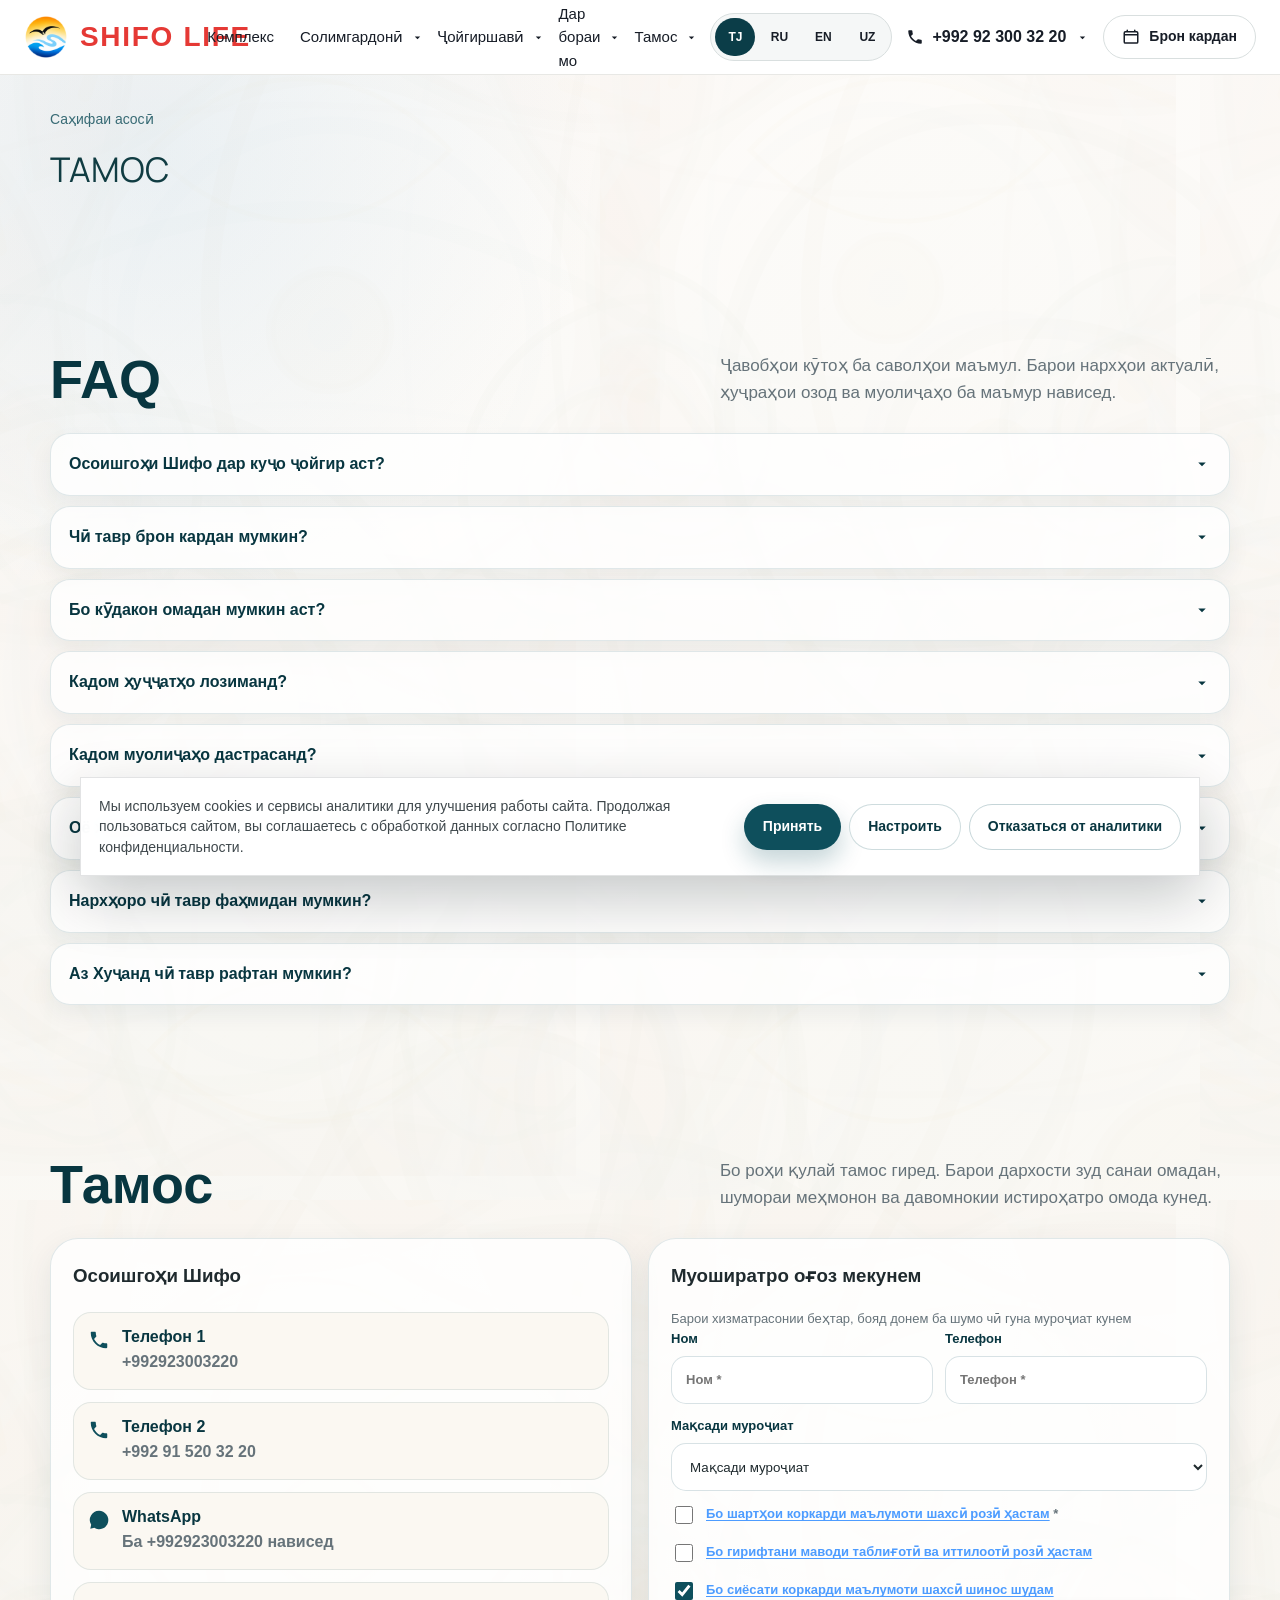
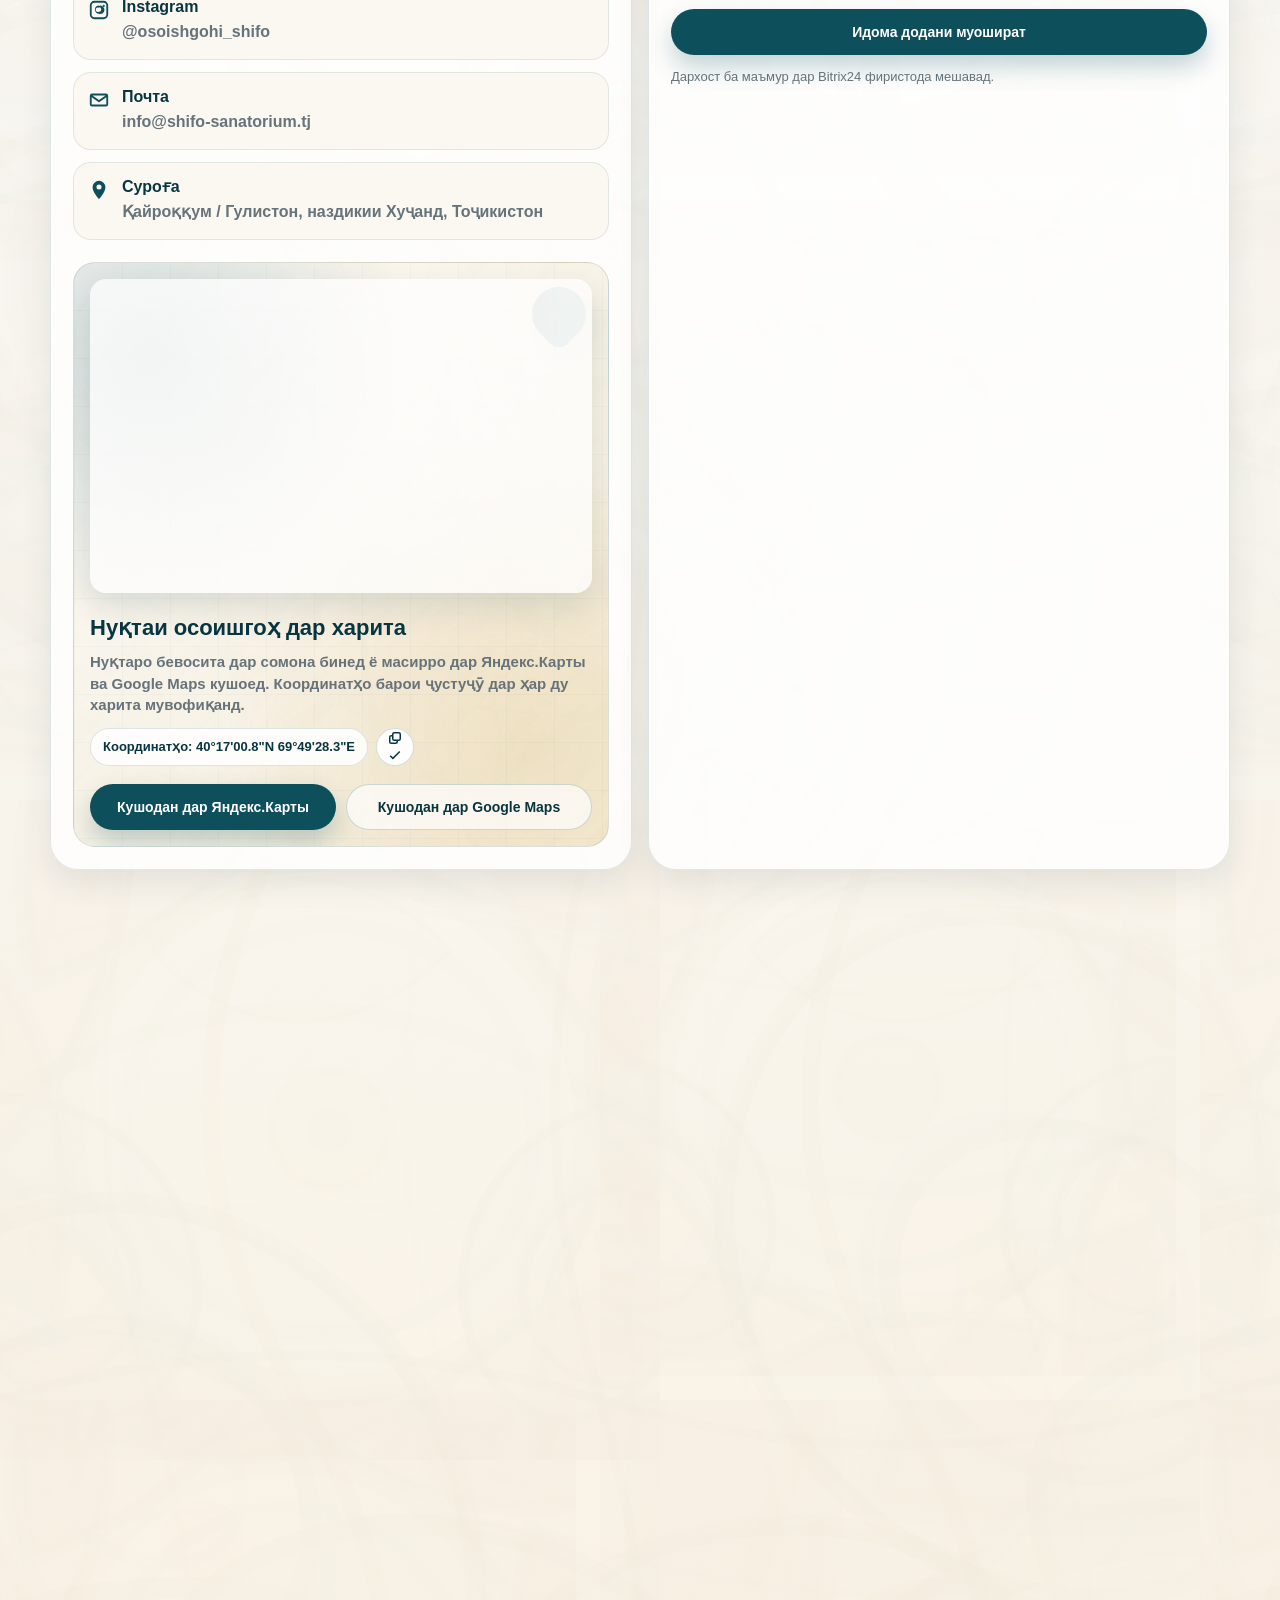
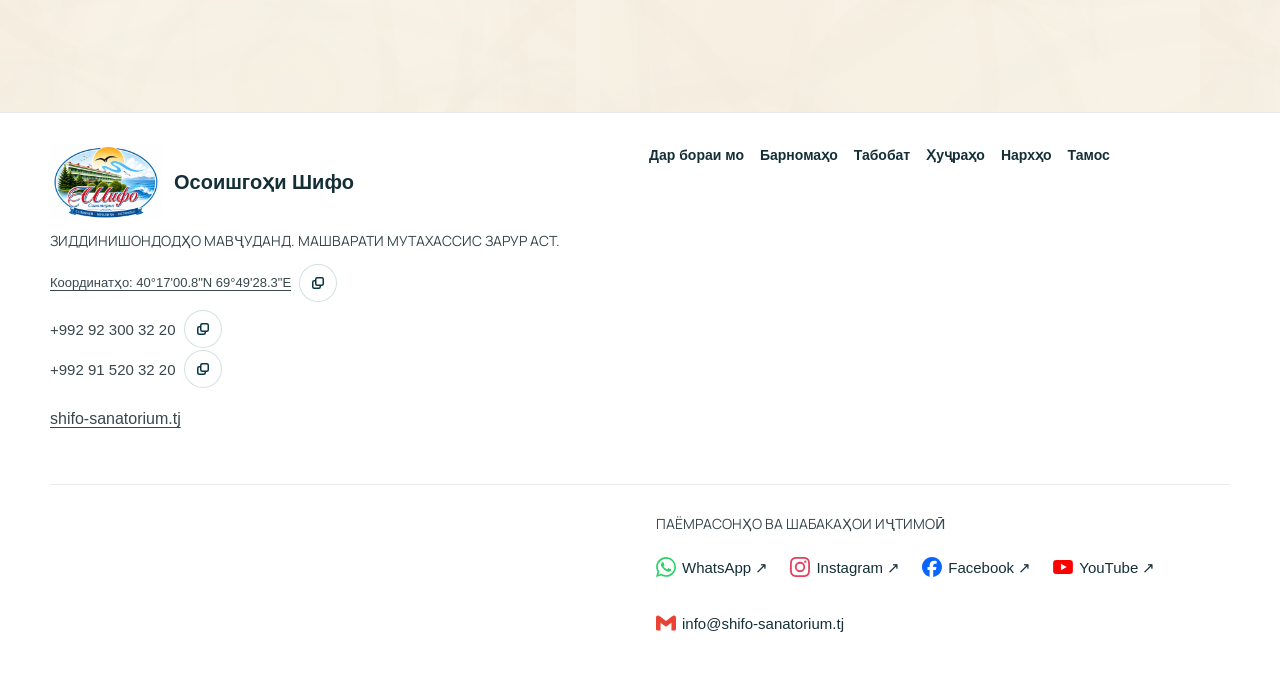
<file: contacts.html>
<!DOCTYPE html>

<html lang="ru">
<head>
<meta charset="utf-8"/>
<meta content="width=device-width, initial-scale=1" name="viewport"/>
<title>Осоишгоҳи Шифо | санаторий в самом сердце Кайраккума рядом с Худжандом</title>
<meta content="Официальный сайт санатория Осоишгоҳи Шифо в Кайраккуме / Гулистоне рядом с Худжандом. Отдых у воды, восстановление, санаторные процедуры, номера, цены и бронирование через WhatsApp." name="description"/>
<meta content="Осоишгоҳи Шифо, шифо, санаторий Кайраккум, санаторий Худжанд, Гулистон, отдых Таджикистан, санаторные процедуры" name="keywords"/>
<meta content="#0E4F5C" name="theme-color"/>
<link href="https://shifo-sanatorium.tj/" rel="canonical"/>
<meta content="noindex, nofollow" name="robots"/>
<script>window.SHIFO_PREVIEW = true;</script>
<meta content="index,follow,max-image-preview:large" name="robots"/>
<link href="img/favicon-32.png" rel="icon" sizes="32x32" type="image/png"/>
<link href="favicon.ico" rel="icon" sizes="32x32"/>
<link href="img/apple-touch-icon.png" rel="apple-touch-icon"/>
<link as="image" fetchpriority="high" href="img/webp/main-pic-hero.webp" rel="preload" type="image/webp"/>
<meta content="website" property="og:type"/>
<meta content="ru_RU" property="og:locale"/>
<meta content="Осоишгоҳи Шифо | санаторий в самом сердце Кайраккума рядом с Худжандом" property="og:title"/>
<meta content="Санаторий у Кайраккумского водохранилища рядом с Худжандом. Номера, процедуры, программы отдыха и быстрая связь через WhatsApp." property="og:description"/>
<meta content="https://shifo-sanatorium.tj/" property="og:url"/>
<meta content="Осоишгоҳи Шифо" property="og:site_name"/>
<meta content="https://shifo-sanatorium.tj/img/webp/main-pic-hero.webp" property="og:image"/>
<meta content="summary_large_image" name="twitter:card"/>
<meta content="Осоишгоҳи Шифо | санаторий в самом сердце Кайраккума рядом с Худжандом" name="twitter:title"/>
<meta content="Санаторий у Кайраккумского водохранилища рядом с Худжандом. Номера, процедуры, программы отдыха и быстрая связь через WhatsApp." name="twitter:description"/>
<meta content="https://shifo-sanatorium.tj/img/webp/main-pic-hero.webp" name="twitter:image"/>
<link href="/sitemap.xml" rel="sitemap" type="application/xml"/>
<link href="assets/css/main.css?v=carousel-20260922" rel="stylesheet"/>
<link href="assets/css/preview.css?v=territory-title-2" rel="stylesheet"/>
<link href="assets/css/navigation.css?v=footer-email-4" rel="stylesheet"/></head>
<body class="bg-shifo-pattern is-inner-page" data-page-title="Контакты">
<header class="site-header is-past-hero">
<div class="container header-inner">
<a aria-label="Осоишгоҳи Шифо" class="brand" href="index.html#top">
<span class="brand-logo-wrap">
<img alt="Логотип санатория Шифо" class="brand-logo" height="44" src="img/favicon-source.png" width="44"/>
</span>
<span>
<span class="brand-name">SHIFO LIFE</span>
</span>
</a>
<nav aria-label="Основная навигация" class="desktop-nav"><a href="index.html#about">Комплекс</a><details class="site-submenu"><summary>Оздоровление<svg aria-hidden="true" class="submenu-caret" viewbox="0 0 24 24"><path d="m7 10 5 5 5-5H7Z" fill="currentColor"></path></svg></summary><div class="submenu-links"><a href="health.html#programs">Программы отдыха</a><a href="health.html#directions">Основные направления лечения</a><a href="health.html#procedures">Наши процедуры</a><a href="health.html#equipment">Оборудование и диагностика</a></div></details><details class="site-submenu"><summary>Размещение<svg aria-hidden="true" class="submenu-caret" viewbox="0 0 24 24"><path d="m7 10 5 5 5-5H7Z" fill="currentColor"></path></svg></summary><div class="submenu-links"><a href="rooms.html#rooms">Номера</a><a href="rooms.html#prices">Цены и пакеты</a></div></details><details class="site-submenu"><summary>О нас<svg aria-hidden="true" class="submenu-caret" viewbox="0 0 24 24"><path d="m7 10 5 5 5-5H7Z" fill="currentColor"></path></svg></summary><div class="submenu-links"><a href="about.html">О санатории</a><a href="about.html#gallery">Галерея</a><a href="about.html#reviews">Отзывы гостей</a></div></details><details class="site-submenu"><summary>Контакты<svg aria-hidden="true" class="submenu-caret" viewbox="0 0 24 24"><path d="m7 10 5 5 5-5H7Z" fill="currentColor"></path></svg></summary><div class="submenu-links"><a href="contacts.html#contacts">Контакты</a><a href="contacts.html#faq">FAQ</a></div></details></nav>
<div class="header-actions">
<div aria-label="Выбор языка" class="lang-switcher desktop-lang">
<button data-lang="tg" type="button">TJ</button>
<button data-lang="ru" type="button">RU</button>
<button data-lang="en" type="button">EN</button>
<button data-lang="uz" type="button">UZ</button>
</div>
<div class="phone-contact">
<a aria-controls="phoneDropdown" aria-expanded="false" aria-label="Позвонить в санаторий" class="header-phone" href="tel:+992923003220">
<svg aria-hidden="true" class="phone-icon" viewbox="0 0 24 24"><path d="M6.62 10.79c1.44 2.83 3.76 5.15 6.59 6.59l2.2-2.2c.28-.28.68-.36 1.04-.24 1.14.38 2.37.59 3.55.59.55 0 1 .45 1 1V20c0 .55-.45 1-1 1C10.61 21 3 13.39 3 4c0-.55.45-1 1-1h3.5c.55 0 1 .45 1 1 0 1.22.2 2.42.59 3.56.11.35.03.74-.25 1.02l-2.22 2.21Z" fill="currentColor"></path></svg>
<span class="phone-number">+992 92 300 32 20</span>
<svg aria-hidden="true" class="phone-caret" viewbox="0 0 24 24"><path d="m7 10 5 5 5-5H7Z" fill="currentColor"></path></svg>
</a>
<div aria-label="Социальные сети и почта" class="phone-dropdown" id="phoneDropdown">
<div class="phone-menu-group">
<span class="phone-menu-title">Телефоны</span>
<div class="phone-contact-list">
<a href="tel:+992923003220">+992 92 300 32 20</a>
<a href="tel:+992915203220">+992 91 520 32 20</a>
</div>
</div>
<div class="phone-menu-group">
<span class="phone-menu-title">Мессенджеры и соц. сети</span>
<div class="phone-socials">
<a aria-label="WhatsApp" class="phone-social-link" href="https://wa.me/992923003220" rel="noopener" target="_blank">
<svg aria-hidden="true" viewbox="0 0 32 32"><circle cx="16" cy="16" fill="#25D366" r="16"></circle><path d="M16.02 7.1a8.78 8.78 0 0 0-7.45 13.43L7.5 25.12l4.72-1.04a8.78 8.78 0 1 0 3.8-16.98Zm0 1.62a7.16 7.16 0 0 1 0 14.32 7.1 7.1 0 0 1-3.64-1l-.3-.18-2.8.62.63-2.72-.2-.32a7.16 7.16 0 0 1 6.1-10.72Zm-3.05 3.66c-.16 0-.43.06-.66.31-.23.25-.87.85-.87 2.08s.9 2.42 1.02 2.6c.13.17 1.75 2.8 4.32 3.8 2.14.83 2.58.67 3.04.62.47-.05 1.5-.62 1.72-1.2.2-.6.2-1.1.14-1.22-.07-.1-.23-.16-.49-.29-.25-.13-1.5-.74-1.73-.82-.24-.09-.4-.13-.57.13-.17.25-.66.82-.8.98-.15.17-.3.2-.55.07-.25-.13-1.06-.4-2.02-1.25-.75-.67-1.25-1.49-1.4-1.74-.15-.25-.02-.38.11-.5.12-.12.25-.3.38-.44.13-.15.17-.25.25-.42.09-.17.04-.32-.02-.45-.06-.13-.57-1.37-.78-1.88-.2-.48-.4-.42-.56-.43l-.46-.01Z" fill="#fff"></path></svg>
</a>
<a aria-label="Instagram" class="phone-social-link" href="https://www.instagram.com/osoishgohi_shifo/" rel="noopener" target="_blank">
<svg aria-hidden="true" viewbox="0 0 32 32"><defs><radialgradient cx="30%" cy="108%" id="igGradient" r="130%"><stop offset="0" stop-color="#FEDA75"></stop><stop offset=".22" stop-color="#FA7E1E"></stop><stop offset=".48" stop-color="#D62976"></stop><stop offset=".75" stop-color="#962FBF"></stop><stop offset="1" stop-color="#4F5BD5"></stop></radialgradient></defs><rect fill="url(#igGradient)" height="32" rx="9" width="32"></rect><path d="M16 9.35c2.17 0 2.43.01 3.29.05.8.04 1.23.17 1.52.28.38.15.65.33.94.62.29.29.47.56.62.94.11.29.24.72.28 1.52.04.86.05 1.12.05 3.29s-.01 2.43-.05 3.29c-.04.8-.17 1.23-.28 1.52-.15.38-.33.65-.62.94-.29.29-.56.47-.94.62-.29.11-.72.24-1.52.28-.86.04-1.12.05-3.29.05s-2.43-.01-3.29-.05c-.8-.04-1.23-.17-1.52-.28a2.54 2.54 0 0 1-.94-.62 2.54 2.54 0 0 1-.62-.94c-.11-.29-.24-.72-.28-1.52-.04-.86-.05-1.12-.05-3.29s.01-2.43.05-3.29c.04-.8.17-1.23.28-1.52.15-.38.33-.65.62-.94.29-.29.56-.47.94-.62.29-.11.72-.24 1.52-.28.86-.04 1.12-.05 3.29-.05Zm0-1.47c-2.21 0-2.49.01-3.36.05-.87.04-1.46.18-1.98.38a4 4 0 0 0-1.45.94c-.46.46-.74.92-.94 1.45-.2.52-.34 1.11-.38 1.98-.04.87-.05 1.15-.05 3.36s.01 2.49.05 3.36c.04.87.18 1.46.38 1.98.2.53.48.99.94 1.45.46.46.92.74 1.45.94.52.2 1.11.34 1.98.38.87.04 1.15.05 3.36.05s2.49-.01 3.36-.05c.87-.04 1.46-.18 1.98-.38.53-.2.99-.48 1.45-.94.46-.46.74-.92.94-1.45.2-.52.34-1.11.38-1.98.04-.87.05-1.15.05-3.36s-.01-2.49-.05-3.36c-.04-.87-.18-1.46-.38-1.98a4 4 0 0 0-.94-1.45 4 4 0 0 0-1.45-.94c-.52-.2-1.11-.34-1.98-.38-.87-.04-1.15-.05-3.36-.05Zm0 3.98a4.14 4.14 0 1 0 0 8.28 4.14 4.14 0 0 0 0-8.28Zm0 6.83a2.69 2.69 0 1 1 0-5.38 2.69 2.69 0 0 1 0 5.38Zm5.28-6.99a.97.97 0 1 1-1.94 0 .97.97 0 0 1 1.94 0Z" fill="#fff"></path></svg>
</a>
<a aria-label="Facebook" class="phone-social-link" href="https://www.facebook.com/profile.php?id=61576286963949" rel="noopener" target="_blank">
<svg aria-hidden="true" viewbox="0 0 32 32"><circle cx="16" cy="16" fill="#1877F2" r="16"></circle><path d="M20.23 17.1l.5-3.24h-3.1v-2.1c0-.89.43-1.75 1.82-1.75h1.41V7.25S19.58 7.03 18.36 7.03c-2.55 0-4.22 1.55-4.22 4.35v2.48h-2.84v3.24h2.84v7.83h3.49V17.1h2.6Z" fill="#fff"></path></svg>
</a>
</div>
</div>
<div class="phone-menu-group">
<span class="phone-menu-title">Email для вопросов и пожеланий</span>
<div class="phone-mail-list">
<a href="mailto:info@shifo-sanatorium.tj">info@shifo-sanatorium.tj</a>
</div>
</div>
</div>
</div>
<a aria-label="Забронировать через WhatsApp" class="btn header-book" href="https://wa.me/992923003220?text=%D0%97%D0%B4%D1%80%D0%B0%D0%B2%D1%81%D1%82%D0%B2%D1%83%D0%B9%D1%82%D0%B5!%20%D0%A5%D0%BE%D1%87%D1%83%20%D0%B7%D0%B0%D0%B1%D1%80%D0%BE%D0%BD%D0%B8%D1%80%D0%BE%D0%B2%D0%B0%D1%82%D1%8C%20%D0%BE%D1%82%D0%B4%D1%8B%D1%85%20%D0%B2%20%D0%A1%D0%B0%D0%BD%D0%B0%D1%82%D0%BE%D1%80%D0%B8%D0%B8%20%D0%A8%D0%B8%D1%84%D0%BE." rel="noopener" target="_blank">
<svg aria-hidden="true" class="phone-icon" viewbox="0 0 24 24"><path d="M7 2a1 1 0 0 1 1 1v1h8V3a1 1 0 1 1 2 0v1h1.5A2.5 2.5 0 0 1 22 6.5v12A2.5 2.5 0 0 1 19.5 21h-15A2.5 2.5 0 0 1 2 18.5v-12A2.5 2.5 0 0 1 4.5 4H6V3a1 1 0 0 1 1-1Zm13 8H4v8.5c0 .28.22.5.5.5h15a.5.5 0 0 0 .5-.5V10ZM4.5 6a.5.5 0 0 0-.5.5V8h16V6.5a.5.5 0 0 0-.5-.5h-15Z" fill="currentColor"></path></svg>

          Забронировать

        </a>
<button aria-controls="mobilePanel" aria-expanded="false" aria-label="Открыть меню" class="burger" id="menuToggle" type="button">
<span class="burger-lines"></span>
</button>
</div>
</div>
</header>
<div class="mobile-panel" id="mobilePanel">
<nav aria-label="Мобильная навигация" class="mobile-nav"><div aria-label="Выбор языка" class="mobile-lang">
<button data-lang="tg" type="button">TJ</button>
<button data-lang="ru" type="button">RU</button>
<button data-lang="en" type="button">EN</button>
<button data-lang="uz" type="button">UZ</button>
</div><a href="index.html#about">Комплекс</a><details class="site-submenu"><summary>Оздоровление<svg aria-hidden="true" class="submenu-caret" viewbox="0 0 24 24"><path d="m7 10 5 5 5-5H7Z" fill="currentColor"></path></svg></summary><div class="submenu-links"><a href="health.html#programs">Программы отдыха</a><a href="health.html#directions">Основные направления лечения</a><a href="health.html#procedures">Наши процедуры</a><a href="health.html#equipment">Оборудование и диагностика</a></div></details><details class="site-submenu"><summary>Размещение<svg aria-hidden="true" class="submenu-caret" viewbox="0 0 24 24"><path d="m7 10 5 5 5-5H7Z" fill="currentColor"></path></svg></summary><div class="submenu-links"><a href="rooms.html#rooms">Номера</a><a href="rooms.html#prices">Цены и пакеты</a></div></details><details class="site-submenu"><summary>О нас<svg aria-hidden="true" class="submenu-caret" viewbox="0 0 24 24"><path d="m7 10 5 5 5-5H7Z" fill="currentColor"></path></svg></summary><div class="submenu-links"><a href="about.html">О санатории</a><a href="about.html#gallery">Галерея</a><a href="about.html#reviews">Отзывы гостей</a></div></details><details class="site-submenu"><summary>Контакты<svg aria-hidden="true" class="submenu-caret" viewbox="0 0 24 24"><path d="m7 10 5 5 5-5H7Z" fill="currentColor"></path></svg></summary><div class="submenu-links"><a href="contacts.html#contacts">Контакты</a><a href="contacts.html#faq">FAQ</a></div></details><a href="tel:+992923003220">+992 92 300 32 20 <span>→</span></a><a href="tel:+992915203220">+992 91 520 32 20 <span>→</span></a><a href="https://wa.me/992923003220" rel="noopener" target="_blank">Забронировать <span>→</span></a></nav>
</div>
<div aria-label="Настройки cookies" aria-live="polite" class="cookie-consent" id="cookieConsent" role="dialog">
<p>Мы используем cookies и сервисы аналитики для улучшения работы сайта. Продолжая пользоваться сайтом, вы соглашаетесь с обработкой данных согласно Политике конфиденциальности.</p>
<div class="cookie-actions">
<button class="btn btn-primary" data-cookie-accept="" type="button">Принять</button>
<button class="btn btn-outline" data-cookie-configure="" type="button">Настроить</button>
<button class="btn btn-ghost" data-cookie-reject="" type="button">Отказаться от аналитики</button>
</div>
<div class="cookie-settings">
<label>
<input data-cookie-analytics="" type="checkbox"/>
<span>Разрешить Google Analytics / Google Tag Manager / Yandex Metrica, если эти сервисы подключены на сайте.</span>
</label>
</div>
</div>
<main id="top"><div class="page-intro container"><a href="index.html">Главная</a><h1>Контакты</h1></div><section class="section" id="faq">
<div class="container">
<div class="section-head wide">
<h2 class="section-title">FAQ</h2>
<p class="section-text">Короткие ответы на частые вопросы. Для актуальных цен, свободных номеров и процедур лучше написать администратору.</p>
</div>
<div class="faq-list">
<article class="faq-item">
<button aria-expanded="false" class="faq-question" type="button">

              Где находится Осоишгоҳи Шифо?

              <svg aria-hidden="true" viewbox="0 0 24 24"><path d="m7 10 5 5 5-5H7Z" fill="currentColor"></path></svg>
</button>
<div class="faq-answer"><div><p>Санаторий находится в Кайраккуме / Гулистоне, рядом с Худжандом, Таджикистан.</p></div></div>
</article>
<article class="faq-item">
<button aria-expanded="false" class="faq-question" type="button">

              Как забронировать?

              <svg aria-hidden="true" viewbox="0 0 24 24"><path d="m7 10 5 5 5-5H7Z" fill="currentColor"></path></svg>
</button>
<div class="faq-answer"><div><p>Проще всего написать в WhatsApp на номер +992923003220: укажите даты, количество гостей и желаемую программу.</p></div></div>
</article>
<article class="faq-item">
<button aria-expanded="false" class="faq-question" type="button">

              Можно ли приехать с детьми?

              <svg aria-hidden="true" viewbox="0 0 24 24"><path d="m7 10 5 5 5-5H7Z" fill="currentColor"></path></svg>
</button>
<div class="faq-answer"><div><p>Да, семейный отдых предусмотрен. Возраст детей, питание и подходящий номер лучше уточнить заранее.</p></div></div>
</article>
<article class="faq-item">
<button aria-expanded="false" class="faq-question" type="button">

              Какие документы нужны?

              <svg aria-hidden="true" viewbox="0 0 24 24"><path d="m7 10 5 5 5-5H7Z" fill="currentColor"></path></svg>
</button>
<div class="faq-answer"><div><p>Список документов зависит от типа заезда и процедур. Администратор подскажет актуальные требования перед приездом.</p></div></div>
</article>
<article class="faq-item">
<button aria-expanded="false" class="faq-question" type="button">

              Какие процедуры доступны?

              <svg aria-hidden="true" viewbox="0 0 24 24"><path d="m7 10 5 5 5-5H7Z" fill="currentColor"></path></svg>
</button>
<div class="faq-answer"><div><p>На сайте указаны основные направления: массаж, физиотерапия, ЛФК, водные процедуры и консультация специалиста. Точный список уточняется перед бронированием.</p></div></div>
</article>
<article class="faq-item">
<button aria-expanded="false" class="faq-question" type="button">

              Есть ли питание?

              <svg aria-hidden="true" viewbox="0 0 24 24"><path d="m7 10 5 5 5-5H7Z" fill="currentColor"></path></svg>
</button>
<div class="faq-answer"><div><p>Питание зависит от выбранного пакета и сезона. Уточните условия при запросе цены.</p></div></div>
</article>
<article class="faq-item">
<button aria-expanded="false" class="faq-question" type="button">

              Как узнать цены?

              <svg aria-hidden="true" viewbox="0 0 24 24"><path d="m7 10 5 5 5-5H7Z" fill="currentColor"></path></svg>
</button>
<div class="faq-answer"><div><p>Напишите в WhatsApp или позвоните администратору. Цена зависит от дат, номера, длительности, питания и процедур.</p></div></div>
</article>
<article class="faq-item">
<button aria-expanded="false" class="faq-question" type="button">

              Как доехать из Худжанда?

              <svg aria-hidden="true" viewbox="0 0 24 24"><path d="m7 10 5 5 5-5H7Z" fill="currentColor"></path></svg>
</button>
<div class="faq-answer"><div><p>Осоишгоҳи Шифо расположен рядом с Худжандом в направлении Кайраккума / Гулистона. Точную точку и маршрут администратор отправит в мессенджере.</p></div></div>
</article>
</div>
</div>
</section><section class="section" id="contacts">
<div class="container">
<div class="section-head wide">
<h2 class="section-title">Контакты</h2>
<p class="section-text">Свяжитесь удобным способом. Для быстрой заявки подготовьте даты приезда, количество гостей и желаемую длительность отдыха.</p>
</div>
<div class="contact-grid">
<div class="contact-card">
<h3>Осоишгоҳи Шифо</h3>
<div class="contact-list">
<div class="contact-row">
<svg aria-hidden="true" viewbox="0 0 24 24"><path d="M6.62 10.79c1.44 2.83 3.76 5.15 6.59 6.59l2.2-2.2c.28-.28.68-.36 1.04-.24 1.14.38 2.37.59 3.55.59.55 0 1 .45 1 1V20c0 .55-.45 1-1 1C10.61 21 3 13.39 3 4c0-.55.45-1 1-1h3.5c.55 0 1 .45 1 1 0 1.22.2 2.42.59 3.56.11.35.03.74-.25 1.02l-2.22 2.21Z" fill="currentColor"></path></svg>
<div><b>Телефон 1</b><a href="tel:+992923003220">+992923003220</a></div>
</div>
<div class="contact-row">
<svg aria-hidden="true" viewbox="0 0 24 24"><path d="M6.62 10.79c1.44 2.83 3.76 5.15 6.59 6.59l2.2-2.2c.28-.28.68-.36 1.04-.24 1.14.38 2.37.59 3.55.59.55 0 1 .45 1 1V20c0 .55-.45 1-1 1C10.61 21 3 13.39 3 4c0-.55.45-1 1-1h3.5c.55 0 1 .45 1 1 0 1.22.2 2.42.59 3.56.11.35.03.74-.25 1.02l-2.22 2.21Z" fill="currentColor"></path></svg>
<div><b>Телефон 2</b><a href="tel:+992915203220">+992 91 520 32 20</a></div>
</div>
<div class="contact-row">
<svg aria-hidden="true" viewbox="0 0 24 24"><path d="M12 2a10 10 0 0 0-8.54 15.2L2.5 21.5l4.4-1A10 10 0 1 0 12 2Z" fill="currentColor"></path></svg>
<div><b>WhatsApp</b><a href="https://wa.me/992923003220" rel="noopener" target="_blank">Написать на +992923003220</a></div>
</div>
<div class="contact-row">
<svg aria-hidden="true" viewbox="0 0 24 24"><path d="M7 2h10a5 5 0 0 1 5 5v10a5 5 0 0 1-5 5H7a5 5 0 0 1-5-5V7a5 5 0 0 1 5-5Zm0 2a3 3 0 0 0-3 3v10a3 3 0 0 0 3 3h10a3 3 0 0 0 3-3V7a3 3 0 0 0-3-3H7Zm5 3.5A4.5 4.5 0 1 1 12 16a4.5 4.5 0 0 1 0-9Zm0 2A2.5 2.5 0 1 0 12 14a2.5 2.5 0 0 0 0-5Zm5.2-.9a1.1 1.1 0 1 1 0-2.2 1.1 1.1 0 0 1 0 2.2Z" fill="currentColor"></path></svg>
<div><b>Instagram</b><a href="https://www.instagram.com/osoishgohi_shifo/" rel="noopener" target="_blank">@osoishgohi_shifo</a></div>
</div>
<div class="contact-row">
<svg aria-hidden="true" viewbox="0 0 24 24"><path d="M4.5 5h15A2.5 2.5 0 0 1 22 7.5v9A2.5 2.5 0 0 1 19.5 19h-15A2.5 2.5 0 0 1 2 16.5v-9A2.5 2.5 0 0 1 4.5 5Zm.3 2 7.2 5.02L19.2 7H4.8Zm-.8 2.03v7.47c0 .28.22.5.5.5h15a.5.5 0 0 0 .5-.5V9.03l-7.43 5.18a1 1 0 0 1-1.14 0L4 9.03Z" fill="currentColor"></path></svg>
<div><b>Почта</b><a href="mailto:info@shifo-sanatorium.tj">info@shifo-sanatorium.tj</a></div>
</div>
<div class="contact-row">
<svg aria-hidden="true" viewbox="0 0 24 24"><path d="M12 2a7 7 0 0 0-7 7c0 5.25 7 13 7 13s7-7.75 7-13a7 7 0 0 0-7-7Zm0 9.5A2.5 2.5 0 1 1 12 6a2.5 2.5 0 0 1 0 5.5Z" fill="currentColor"></path></svg>
<div><b>Адрес</b><span>Кайраккум / Гулистон, рядом с Худжандом, Таджикистан</span></div>
</div>
</div>
<div aria-label="Точка санатория на карте" class="map-card">
<iframe allowfullscreen="" class="map-frame" loading="lazy" referrerpolicy="no-referrer-when-downgrade" src="https://www.google.com/maps/embed?pb=!1m14!1m8!1m3!1d1074.8730109900348!2d69.82455498390343!3d40.28324959551916!3m2!1i1024!2i768!4f13.1!3m3!1m2!1s0x38b04fd9d0e84f77%3A0x6ce139e6c4260d32!2z0KHQsNC90LDRgtC-0YDQuNGPINCo0LjRhNC-!5e0!3m2!1sru!2sus!4v1781373782549!5m2!1sru!2sus" title="Google карта санатория Шифо">
</iframe>
<div>
<h3>Точка санатория на карте</h3>
<p>Смотрите точку прямо на сайте или откройте маршрут в Яндекс.Картах и Google Maps. Координаты подходят для поиска в обеих картах.</p>
<div class="map-coordinate-row">
<span class="map-coordinates">Координаты: 40°17'00.8"N 69°49'28.3"E</span>
<button aria-label="Скопировать координаты" class="copy-coordinate-btn" data-copy-coordinates="40°17'00.8&quot;N 69°49'28.3&quot;E" type="button">
<svg aria-hidden="true" class="copy-icon-copy" viewbox="0 0 24 24"><path d="M8 7a3 3 0 0 1 3-3h6a3 3 0 0 1 3 3v6a3 3 0 0 1-3 3h-1v1a3 3 0 0 1-3 3H7a3 3 0 0 1-3-3v-6a3 3 0 0 1 3-3h1V7Zm3-1a1 1 0 0 0-1 1v6a1 1 0 0 0 1 1h6a1 1 0 0 0 1-1V7a1 1 0 0 0-1-1h-6Zm-3 4H7a1 1 0 0 0-1 1v6a1 1 0 0 0 1 1h6a1 1 0 0 0 1-1v-1h-3a3 3 0 0 1-3-3v-3Z" fill="currentColor"></path></svg>
<svg aria-hidden="true" class="copy-icon-check" viewbox="0 0 24 24"><path d="M9.2 16.6 4.9 12.3l1.4-1.4 2.9 2.9 8.5-8.5 1.4 1.4-9.9 9.9Z" fill="currentColor"></path></svg>
<span class="sr-only">Скопировать координаты</span>
</button>
</div>
</div>
<div class="map-links">
<a class="btn btn-primary" href="https://yandex.ru/maps/?ll=69.824528%2C40.283556&amp;mode=whatshere&amp;whatshere%5Bpoint%5D=69.824528%2C40.283556&amp;whatshere%5Bzoom%5D=17&amp;z=17" rel="noopener" target="_blank">Открыть в Яндекс.Картах</a>
<a class="btn btn-outline" href="https://maps.app.goo.gl/ns9S3kdCMijebGAN8" rel="noopener" target="_blank">Открыть в Google Maps</a>
</div>
</div>
</div>
<form class="form-card" id="requestForm">
<h3>Начнем общение</h3>
<p class="form-note">Для безупречного сервиса нам нужно знать, как к вам обращаться</p>
<div class="form-grid">
<label>Ном

                <input autocomplete="name" name="name" placeholder="Имя *" required="" type="text"/>
</label>
<label>Телефон

                <input autocomplete="tel" name="phone" placeholder="Телефон *" required="" type="tel"/>
</label>
<label class="full">Цель обращения

                <select name="purpose" required="">
<option value="">Цель обращения</option>
<option value="Получить консультацию">Получить консультацию</option>
<option value="Записаться на прием">Записаться на прием</option>
<option value="Пройти чекап">Пройти чекап</option>
</select>
</label>
<label class="form-check full">
<input name="personalConsent" required="" type="checkbox"/>
<span><a href="docs/soglasie-na-obrabotku-personalnyh-dannyh-shifo-life.pdf?v=8078d1e" rel="noopener" target="_blank">Согласен с условиями обработки персональных данных</a> *</span>
</label>
<label class="form-check full">
<input name="newsletterConsent" type="checkbox"/>
<span><a href="docs/soglasie-na-poluchenie-rassylki-shifo-life.pdf?v=8078d1e" rel="noopener" target="_blank">Согласен с получением рассылки рекламно-информационных материалов</a></span>
</label>
<label class="form-check full">
<input checked="" name="policyConsent" required="" type="checkbox"/>
<span><a href="docs/politika-obrabotki-personalnyh-dannyh-shifo-life.pdf?v=8078d1e" rel="noopener" target="_blank">Ознакомлен с политикой в отношении обработки персональных данных</a></span>
</label>
</div>
<button class="btn btn-primary" type="submit">Продолжить общение</button>
<p class="form-note" data-form-status="">Заявка отправится администратору в Bitrix24.</p>
</form>
</div>
</div>
</section><section aria-labelledby="cta-title" class="final-cta" id="booking">
<div class="container cta-panel">
<div>
<h2 id="cta-title">Уточните свободные даты и стоимость</h2>
<p>Администратор поможет подобрать программу, номер и длительность отдыха в Осоишгоҳи Шифо.</p>
</div>
<div class="cta-side">
<div aria-label="Календарь дат" class="cta-calendar" id="ctaCalendar">
<div class="calendar-toolbar">
<div class="calendar-nav-group">
<button aria-label="Предыдущий год" class="calendar-nav" data-calendar-shift="-12" type="button">
<svg aria-hidden="true" viewbox="0 0 24 24"><path d="m11.4 7-5 5 5 5-1.4 1.4L3.6 12 10 5.6 11.4 7Zm7 0-5 5 5 5-1.4 1.4L10.6 12 17 5.6 18.4 7Z" fill="currentColor"></path></svg>
</button>
<button aria-label="Предыдущий месяц" class="calendar-nav" data-calendar-shift="-1" type="button">
<svg aria-hidden="true" viewbox="0 0 24 24"><path d="M15.4 5 8.4 12l7 7-1.8 1.8L4.8 12l8.8-8.8L15.4 5Z" fill="currentColor"></path></svg>
</button>
</div>
<div aria-live="polite" class="calendar-title-wrap">
<span class="calendar-title" data-calendar-title=""></span>
<span class="calendar-subtitle" data-calendar-subtitle=""></span>
</div>
<div class="calendar-nav-group">
<button aria-label="Следующий месяц" class="calendar-nav" data-calendar-shift="1" type="button">
<svg aria-hidden="true" viewbox="0 0 24 24"><path d="m8.6 5 1.8-1.8 8.8 8.8-8.8 8.8L8.6 19l7-7-7-7Z" fill="currentColor"></path></svg>
</button>
<button aria-label="Следующий год" class="calendar-nav" data-calendar-shift="12" type="button">
<svg aria-hidden="true" viewbox="0 0 24 24"><path d="m5.6 7 1.4-1.4 6.4 6.4L7 18.4 5.6 17l5-5-5-5Zm7 0 1.4-1.4 6.4 6.4-6.4 6.4-1.4-1.4 5-5-5-5Z" fill="currentColor"></path></svg>
</button>
</div>
</div>
<button class="calendar-today" data-calendar-today="" type="button">Сегодня</button>
<div aria-hidden="true" class="calendar-weekdays" data-calendar-weekdays=""></div>
<div aria-label="Дни месяца" class="calendar-grid" data-calendar-days="" role="grid"></div>
</div>
<div class="cta-actions">
<a class="btn btn-sand" href="https://wa.me/992923003220" rel="noopener" target="_blank">Написать в WhatsApp</a>
<a class="btn btn-outline" href="tel:+992923003220">Позвонить</a>
</div>
</div>
</div>
</section></main>
<footer class="site-footer">
<div class="container footer-grid">
<div>
<div class="footer-brand-row">
<img alt="Логотип санатория Шифо" class="footer-logo" data-logo="" height="75" src="img/webp/logo-ru.webp" width="112"/>
<div class="footer-brand">Осоишгоҳи Шифо</div>
</div>
<p class="footer-medical">Имеются противопоказания. Необходима консультация специалиста.</p>
<div class="map-coordinate-row footer-coordinate-row">
<a class="map-coordinates" href="https://maps.app.goo.gl/ns9S3kdCMijebGAN8" rel="noopener" target="_blank">Координаты: 40°17'00.8"N 69°49'28.3"E</a>
<button aria-label="Скопировать координаты" class="copy-coordinate-btn" data-copy-coordinates="40°17'00.8&quot;N 69°49'28.3&quot;E" type="button">
<svg aria-hidden="true" class="copy-icon-copy" viewbox="0 0 24 24"><path d="M8 7a3 3 0 0 1 3-3h6a3 3 0 0 1 3 3v6a3 3 0 0 1-3 3h-1v1a3 3 0 0 1-3 3H7a3 3 0 0 1-3-3v-6a3 3 0 0 1 3-3h1V7Zm3-1a1 1 0 0 0-1 1v6a1 1 0 0 0 1 1h6a1 1 0 0 0 1-1V7a1 1 0 0 0-1-1h-6Zm-3 4H7a1 1 0 0 0-1 1v6a1 1 0 0 0 1 1h6a1 1 0 0 0 1-1v-1h-3a3 3 0 0 1-3-3v-3Z" fill="currentColor"></path></svg>
<svg aria-hidden="true" class="copy-icon-check" viewbox="0 0 24 24"><path d="M9.2 16.6 4.9 12.3l1.4-1.4 2.9 2.9 8.5-8.5 1.4 1.4-9.9 9.9Z" fill="currentColor"></path></svg>
<span class="sr-only">Скопировать координаты</span>
</button>
</div>
<div class="footer-phones">
<div class="footer-phone-row"><a href="tel:+992923003220">+992 92 300 32 20</a><button aria-label="Скопировать номер телефона" class="copy-coordinate-btn" data-copy-text="+992923003220" data-copy-label="Скопировать номер телефона" type="button">
<svg aria-hidden="true" class="copy-icon-copy" viewbox="0 0 24 24"><path d="M8 7a3 3 0 0 1 3-3h6a3 3 0 0 1 3 3v6a3 3 0 0 1-3 3h-1v1a3 3 0 0 1-3 3H7a3 3 0 0 1-3-3v-6a3 3 0 0 1 3-3h1V7Zm3-1a1 1 0 0 0-1 1v6a1 1 0 0 0 1 1h6a1 1 0 0 0 1-1V7a1 1 0 0 0-1-1h-6Zm-3 4H7a1 1 0 0 0-1 1v6a1 1 0 0 0 1 1h6a1 1 0 0 0 1-1v-1h-3a3 3 0 0 1-3-3v-3Z" fill="currentColor"></path></svg>
<svg aria-hidden="true" class="copy-icon-check" viewbox="0 0 24 24"><path d="M9.2 16.6 4.9 12.3l1.4-1.4 2.9 2.9 8.5-8.5 1.4 1.4-9.9 9.9Z" fill="currentColor"></path></svg>
<span class="sr-only">Скопировать номер телефона</span>
</button></div>
<div class="footer-phone-row"><a href="tel:+992915203220">+992 91 520 32 20</a><button aria-label="Скопировать номер телефона" class="copy-coordinate-btn" data-copy-text="+992915203220" data-copy-label="Скопировать номер телефона" type="button">
<svg aria-hidden="true" class="copy-icon-copy" viewbox="0 0 24 24"><path d="M8 7a3 3 0 0 1 3-3h6a3 3 0 0 1 3 3v6a3 3 0 0 1-3 3h-1v1a3 3 0 0 1-3 3H7a3 3 0 0 1-3-3v-6a3 3 0 0 1 3-3h1V7Zm3-1a1 1 0 0 0-1 1v6a1 1 0 0 0 1 1h6a1 1 0 0 0 1-1V7a1 1 0 0 0-1-1h-6Zm-3 4H7a1 1 0 0 0-1 1v6a1 1 0 0 0 1 1h6a1 1 0 0 0 1-1v-1h-3a3 3 0 0 1-3-3v-3Z" fill="currentColor"></path></svg>
<svg aria-hidden="true" class="copy-icon-check" viewbox="0 0 24 24"><path d="M9.2 16.6 4.9 12.3l1.4-1.4 2.9 2.9 8.5-8.5 1.4 1.4-9.9 9.9Z" fill="currentColor"></path></svg>
<span class="sr-only">Скопировать номер телефона</span>
</button></div>
</div>
<p class="footer-copy-status" data-copy-status="" role="status" aria-live="polite"></p>
<p><a class="footer-site-link" href="https://www.shifo-sanatorium.tj/">shifo-sanatorium.tj</a></p>
</div>
<nav aria-label="Навигация в подвале" class="footer-links">
<a href="index.html#about">О нас</a>
<a href="health.html#programs">Программы</a>
<a href="health.html#procedures">Лечение</a>
<a href="rooms.html#rooms">Номера</a>
<a href="rooms.html#prices">Цены</a>
<a href="#contacts">Контакты</a>
</nav>
</div>
<div class="container footer-bottom"><div class="footer-social"><p>Мессенджеры и соц. сети</p><div class="footer-social-links"><a href="https://wa.me/992923003220" rel="noopener" target="_blank"><svg aria-hidden="true" width="20" height="20" style="flex:none;margin-right:6px" fill="#25D366" viewBox="0 0 24 24" xmlns="http://www.w3.org/2000/svg"><path d="M17.472 14.382c-.297-.149-1.758-.867-2.03-.967-.273-.099-.471-.148-.67.15-.197.297-.767.966-.94 1.164-.173.199-.347.223-.644.075-.297-.15-1.255-.463-2.39-1.475-.883-.788-1.48-1.761-1.653-2.059-.173-.297-.018-.458.13-.606.134-.133.298-.347.446-.52.149-.174.198-.298.298-.497.099-.198.05-.371-.025-.52-.075-.149-.669-1.612-.916-2.207-.242-.579-.487-.5-.669-.51-.173-.008-.371-.01-.57-.01-.198 0-.52.074-.792.372-.272.297-1.04 1.016-1.04 2.479 0 1.462 1.065 2.875 1.213 3.074.149.198 2.096 3.2 5.077 4.487.709.306 1.262.489 1.694.625.712.227 1.36.195 1.871.118.571-.085 1.758-.719 2.006-1.413.248-.694.248-1.289.173-1.413-.074-.124-.272-.198-.57-.347m-5.421 7.403h-.004a9.87 9.87 0 01-5.031-1.378l-.361-.214-3.741.982.998-3.648-.235-.374a9.86 9.86 0 01-1.51-5.26c.001-5.45 4.436-9.884 9.888-9.884 2.64 0 5.122 1.03 6.988 2.898a9.825 9.825 0 012.893 6.994c-.003 5.45-4.437 9.884-9.885 9.884m8.413-18.297A11.815 11.815 0 0012.05 0C5.495 0 .16 5.335.157 11.892c0 2.096.547 4.142 1.588 5.945L.057 24l6.305-1.654a11.882 11.882 0 005.683 1.448h.005c6.554 0 11.89-5.335 11.893-11.893a11.821 11.821 0 00-3.48-8.413Z"/></svg>WhatsApp ↗</a><a href="https://www.instagram.com/osoishgohi_shifo/" rel="noopener" target="_blank"><svg aria-hidden="true" width="20" height="20" style="flex:none;margin-right:6px" fill="#E4405F" viewBox="0 0 24 24" xmlns="http://www.w3.org/2000/svg"><path d="M7.0301.084c-1.2768.0602-2.1487.264-2.911.5634-.7888.3075-1.4575.72-2.1228 1.3877-.6652.6677-1.075 1.3368-1.3802 2.127-.2954.7638-.4956 1.6365-.552 2.914-.0564 1.2775-.0689 1.6882-.0626 4.947.0062 3.2586.0206 3.6671.0825 4.9473.061 1.2765.264 2.1482.5635 2.9107.308.7889.72 1.4573 1.388 2.1228.6679.6655 1.3365 1.0743 2.1285 1.38.7632.295 1.6361.4961 2.9134.552 1.2773.056 1.6884.069 4.9462.0627 3.2578-.0062 3.668-.0207 4.9478-.0814 1.28-.0607 2.147-.2652 2.9098-.5633.7889-.3086 1.4578-.72 2.1228-1.3881.665-.6682 1.0745-1.3378 1.3795-2.1284.2957-.7632.4966-1.636.552-2.9124.056-1.2809.0692-1.6898.063-4.948-.0063-3.2583-.021-3.6668-.0817-4.9465-.0607-1.2797-.264-2.1487-.5633-2.9117-.3084-.7889-.72-1.4568-1.3876-2.1228C21.2982 1.33 20.628.9208 19.8378.6165 19.074.321 18.2017.1197 16.9244.0645 15.6471.0093 15.236-.005 11.977.0014 8.718.0076 8.31.0215 7.0301.0839m.1402 21.6932c-1.17-.0509-1.8053-.2453-2.2287-.408-.5606-.216-.96-.4771-1.3819-.895-.422-.4178-.6811-.8186-.9-1.378-.1644-.4234-.3624-1.058-.4171-2.228-.0595-1.2645-.072-1.6442-.079-4.848-.007-3.2037.0053-3.583.0607-4.848.05-1.169.2456-1.805.408-2.2282.216-.5613.4762-.96.895-1.3816.4188-.4217.8184-.6814 1.3783-.9003.423-.1651 1.0575-.3614 2.227-.4171 1.2655-.06 1.6447-.072 4.848-.079 3.2033-.007 3.5835.005 4.8495.0608 1.169.0508 1.8053.2445 2.228.408.5608.216.96.4754 1.3816.895.4217.4194.6816.8176.9005 1.3787.1653.4217.3617 1.056.4169 2.2263.0602 1.2655.0739 1.645.0796 4.848.0058 3.203-.0055 3.5834-.061 4.848-.051 1.17-.245 1.8055-.408 2.2294-.216.5604-.4763.96-.8954 1.3814-.419.4215-.8181.6811-1.3783.9-.4224.1649-1.0577.3617-2.2262.4174-1.2656.0595-1.6448.072-4.8493.079-3.2045.007-3.5825-.006-4.848-.0608M16.953 5.5864A1.44 1.44 0 1 0 18.39 4.144a1.44 1.44 0 0 0-1.437 1.4424M5.8385 12.012c.0067 3.4032 2.7706 6.1557 6.173 6.1493 3.4026-.0065 6.157-2.7701 6.1506-6.1733-.0065-3.4032-2.771-6.1565-6.174-6.1498-3.403.0067-6.156 2.771-6.1496 6.1738M8 12.0077a4 4 0 1 1 4.008 3.9921A3.9996 3.9996 0 0 1 8 12.0077"/></svg>Instagram ↗</a><a href="https://www.facebook.com/profile.php?id=61576286963949" rel="noopener" target="_blank"><svg aria-hidden="true" width="20" height="20" style="flex:none;margin-right:6px" fill="#0866FF" viewBox="0 0 24 24" xmlns="http://www.w3.org/2000/svg"><path d="M9.101 23.691v-7.98H6.627v-3.667h2.474v-1.58c0-4.085 1.848-5.978 5.858-5.978.401 0 .955.042 1.468.103a8.68 8.68 0 0 1 1.141.195v3.325a8.623 8.623 0 0 0-.653-.036 26.805 26.805 0 0 0-.733-.009c-.707 0-1.259.096-1.675.309a1.686 1.686 0 0 0-.679.622c-.258.42-.374.995-.374 1.752v1.297h3.919l-.386 2.103-.287 1.564h-3.246v8.245C19.396 23.238 24 18.179 24 12.044c0-6.627-5.373-12-12-12s-12 5.373-12 12c0 5.628 3.874 10.35 9.101 11.647Z"/></svg>Facebook ↗</a><a href="https://www.youtube.com/@%D0%A8%D0%B8%D1%84%D0%BE%D0%A1%D0%B0%D0%BD%D0%B0%D1%82%D0%BE%D1%80%D0%B8%D0%B9" rel="noopener" target="_blank"><svg aria-hidden="true" width="20" height="14" viewBox="0 0 24 17" style="vertical-align:middle;margin-right:6px"><rect width="24" height="17" rx="4" fill="#FF0000"></rect><path d="M9.5 4.5v8l7-4-7-4Z" fill="#fff"></path></svg>YouTube ↗</a><a class="footer-email" href="mailto:info@shifo-sanatorium.tj"><svg aria-hidden="true" width="20" height="20" style="flex:none;margin-right:6px" fill="#EA4335" viewBox="0 0 24 24" xmlns="http://www.w3.org/2000/svg"><path d="M24 5.457v13.909c0 .904-.732 1.636-1.636 1.636h-3.819V11.73L12 16.64l-6.545-4.91v9.273H1.636A1.636 1.636 0 0 1 0 19.366V5.457c0-2.023 2.309-3.178 3.927-1.964L5.455 4.64 12 9.548l6.545-4.91 1.528-1.145C21.69 2.28 24 3.434 24 5.457z"/></svg><span>info@shifo-sanatorium.tj</span></a></div></div></div></footer>
<nav aria-label="Быстрые действия" class="mobile-bottom">
<a href="https://wa.me/992923003220" rel="noopener" target="_blank">WhatsApp</a>
<a href="tel:+992923003220">Позвонить</a>
<a href="rooms.html#prices">Цены</a>
</nav>
<script src="assets/js/bitrix-loader.js?v=f1a0029"></script>
<script src="assets/js/main.js?v=footer-contacts-2"></script>
<script src="assets/js/preview.js?v=compact-pages-1"></script>
<script src="assets/js/navigation.js?v=compact-pages-1"></script></body>
</html>
</file>
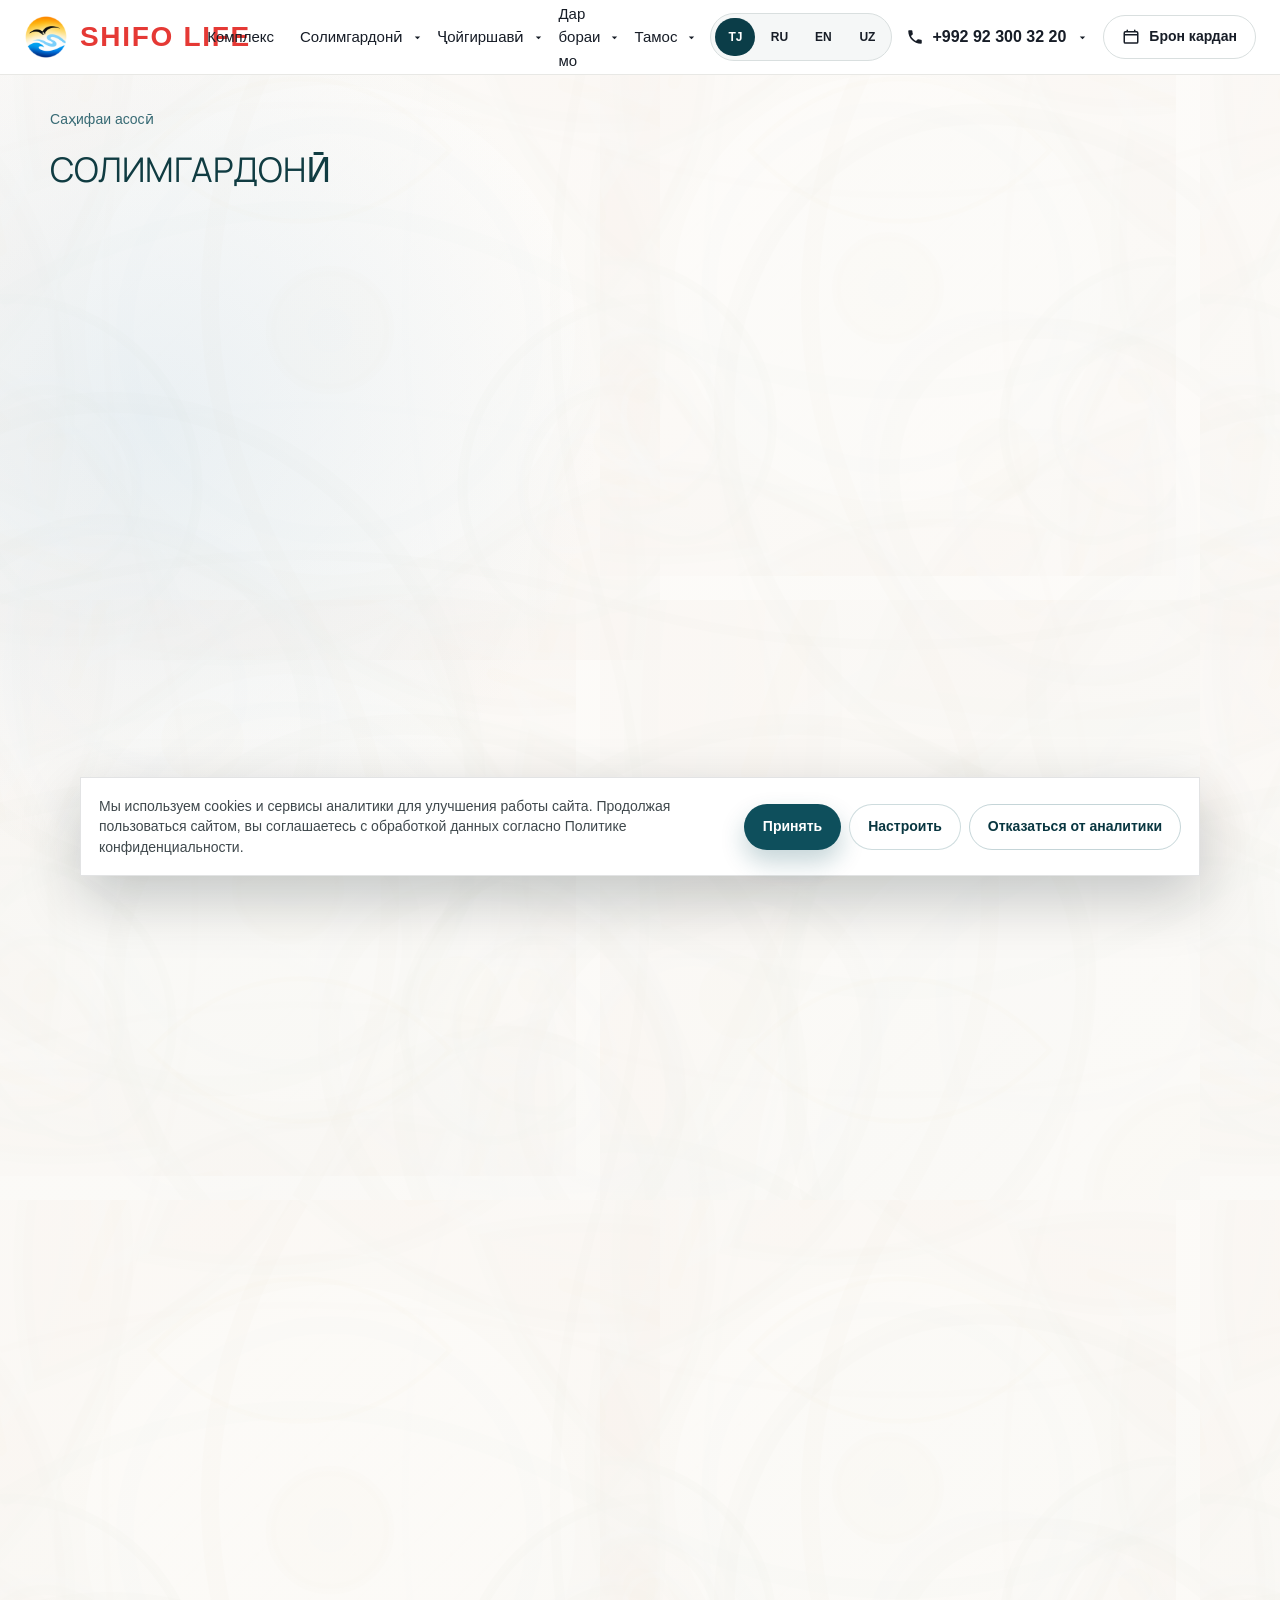
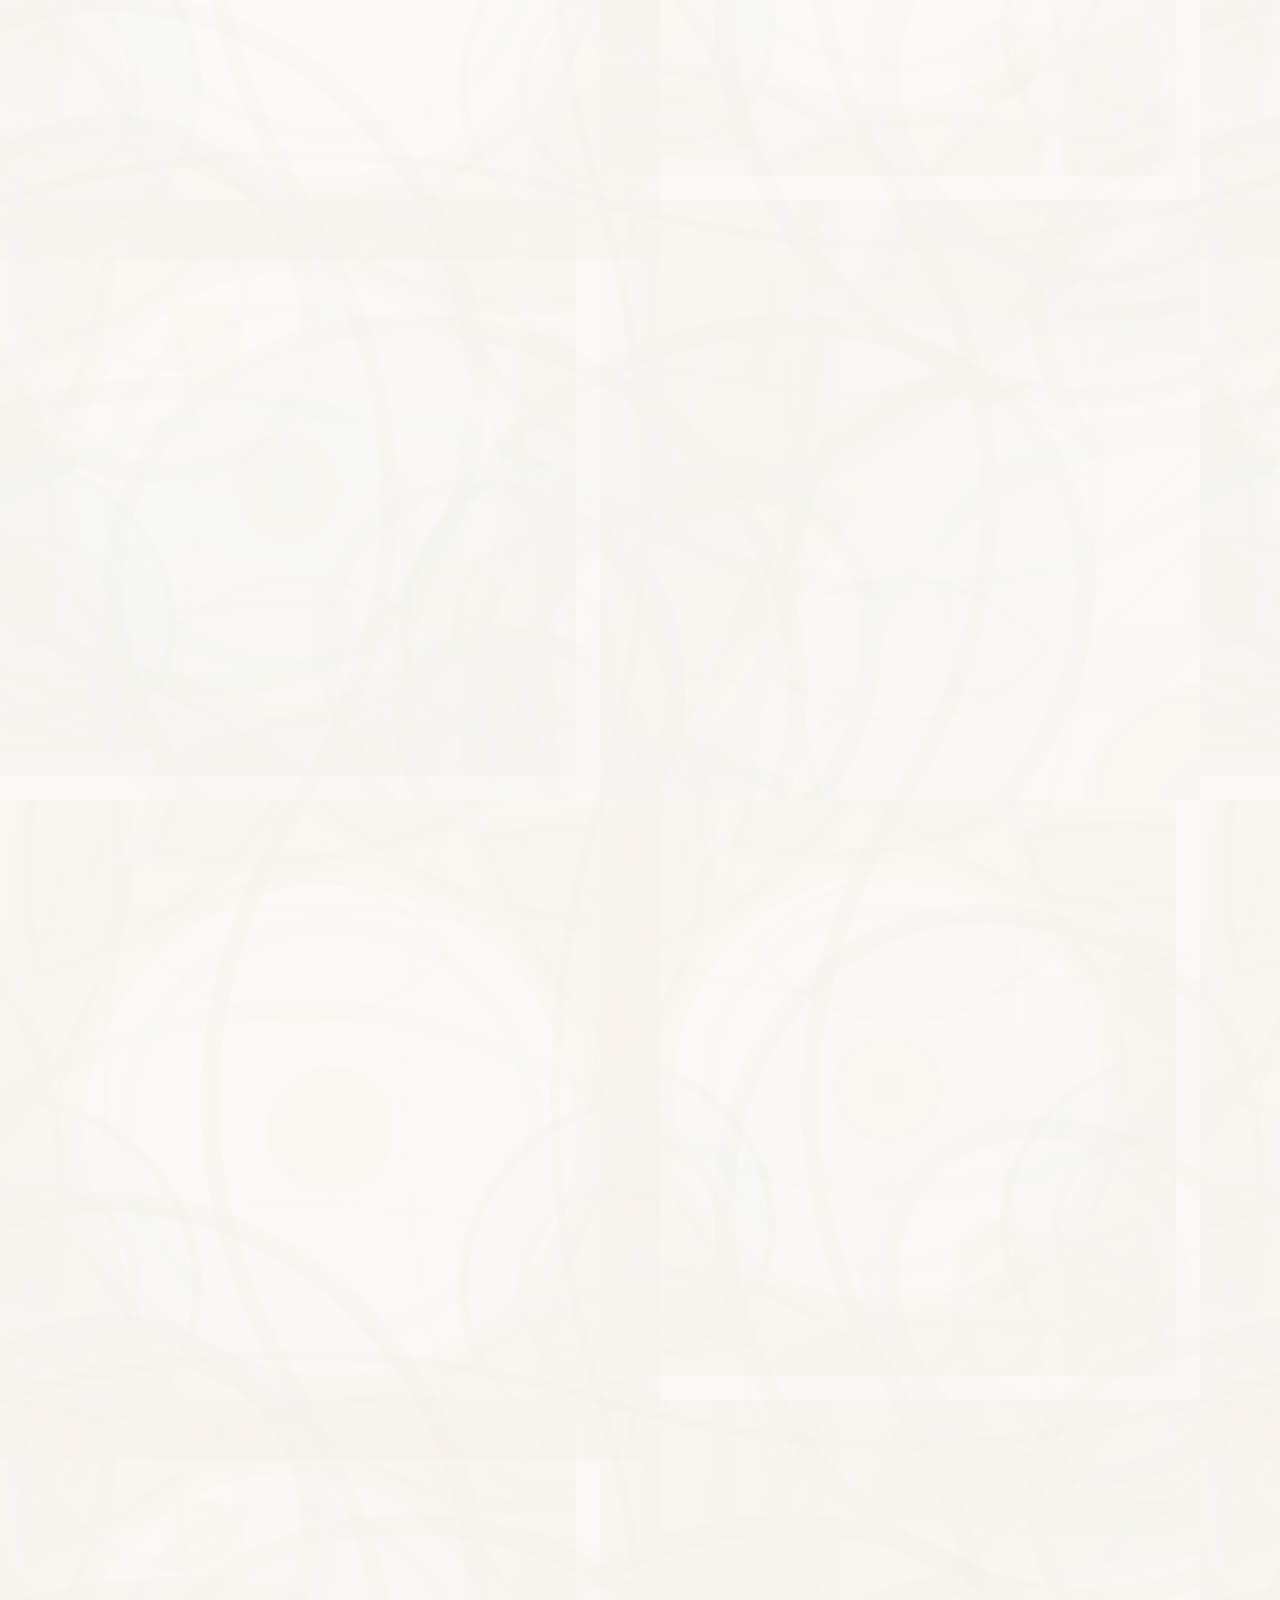
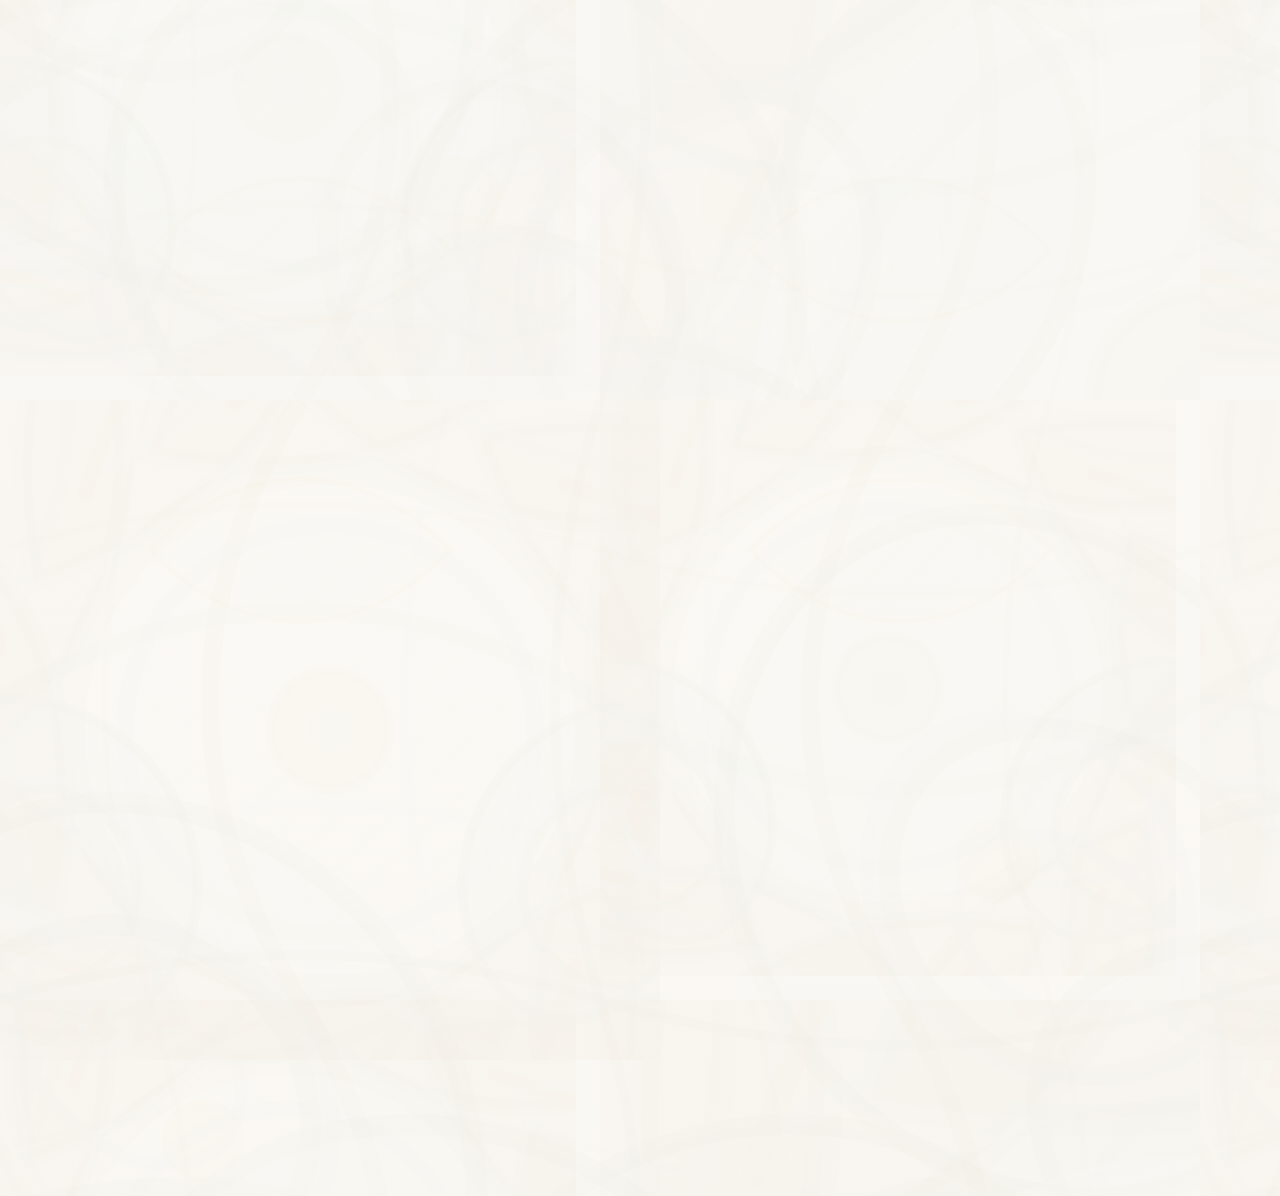
<file: health.html>
<!DOCTYPE html>

<html lang="ru">
<head>
<meta charset="utf-8"/>
<meta content="width=device-width, initial-scale=1" name="viewport"/>
<title>Осоишгоҳи Шифо | санаторий в самом сердце Кайраккума рядом с Худжандом</title>
<meta content="Официальный сайт санатория Осоишгоҳи Шифо в Кайраккуме / Гулистоне рядом с Худжандом. Отдых у воды, восстановление, санаторные процедуры, номера, цены и бронирование через WhatsApp." name="description"/>
<meta content="Осоишгоҳи Шифо, шифо, санаторий Кайраккум, санаторий Худжанд, Гулистон, отдых Таджикистан, санаторные процедуры" name="keywords"/>
<meta content="#0E4F5C" name="theme-color"/>
<link href="https://shifo-sanatorium.tj/" rel="canonical"/>
<meta content="noindex, nofollow" name="robots"/>
<script>window.SHIFO_PREVIEW = true;</script>
<meta content="index,follow,max-image-preview:large" name="robots"/>
<link href="img/favicon-32.png" rel="icon" sizes="32x32" type="image/png"/>
<link href="favicon.ico" rel="icon" sizes="32x32"/>
<link href="img/apple-touch-icon.png" rel="apple-touch-icon"/>
<link as="image" fetchpriority="high" href="img/webp/main-pic-hero.webp" rel="preload" type="image/webp"/>
<meta content="website" property="og:type"/>
<meta content="ru_RU" property="og:locale"/>
<meta content="Осоишгоҳи Шифо | санаторий в самом сердце Кайраккума рядом с Худжандом" property="og:title"/>
<meta content="Санаторий у Кайраккумского водохранилища рядом с Худжандом. Номера, процедуры, программы отдыха и быстрая связь через WhatsApp." property="og:description"/>
<meta content="https://shifo-sanatorium.tj/" property="og:url"/>
<meta content="Осоишгоҳи Шифо" property="og:site_name"/>
<meta content="https://shifo-sanatorium.tj/img/webp/main-pic-hero.webp" property="og:image"/>
<meta content="summary_large_image" name="twitter:card"/>
<meta content="Осоишгоҳи Шифо | санаторий в самом сердце Кайраккума рядом с Худжандом" name="twitter:title"/>
<meta content="Санаторий у Кайраккумского водохранилища рядом с Худжандом. Номера, процедуры, программы отдыха и быстрая связь через WhatsApp." name="twitter:description"/>
<meta content="https://shifo-sanatorium.tj/img/webp/main-pic-hero.webp" name="twitter:image"/>
<link href="/sitemap.xml" rel="sitemap" type="application/xml"/>
<link href="assets/css/main.css?v=carousel-20260922" rel="stylesheet"/>
<link href="assets/css/preview.css?v=territory-title-2" rel="stylesheet"/>
<link href="assets/css/navigation.css?v=footer-email-4" rel="stylesheet"/></head>
<body class="bg-shifo-pattern is-inner-page" data-page-title="Оздоровление">
<header class="site-header is-past-hero">
<div class="container header-inner">
<a aria-label="Осоишгоҳи Шифо" class="brand" href="index.html#top">
<span class="brand-logo-wrap">
<img alt="Логотип санатория Шифо" class="brand-logo" height="44" src="img/favicon-source.png" width="44"/>
</span>
<span>
<span class="brand-name">SHIFO LIFE</span>
</span>
</a>
<nav aria-label="Основная навигация" class="desktop-nav"><a href="index.html#about">Комплекс</a><details class="site-submenu"><summary>Оздоровление<svg aria-hidden="true" class="submenu-caret" viewbox="0 0 24 24"><path d="m7 10 5 5 5-5H7Z" fill="currentColor"></path></svg></summary><div class="submenu-links"><a href="health.html#programs">Программы отдыха</a><a href="health.html#directions">Основные направления лечения</a><a href="health.html#procedures">Наши процедуры</a><a href="health.html#equipment">Оборудование и диагностика</a></div></details><details class="site-submenu"><summary>Размещение<svg aria-hidden="true" class="submenu-caret" viewbox="0 0 24 24"><path d="m7 10 5 5 5-5H7Z" fill="currentColor"></path></svg></summary><div class="submenu-links"><a href="rooms.html#rooms">Номера</a><a href="rooms.html#prices">Цены и пакеты</a></div></details><details class="site-submenu"><summary>О нас<svg aria-hidden="true" class="submenu-caret" viewbox="0 0 24 24"><path d="m7 10 5 5 5-5H7Z" fill="currentColor"></path></svg></summary><div class="submenu-links"><a href="about.html">О санатории</a><a href="about.html#gallery">Галерея</a><a href="about.html#reviews">Отзывы гостей</a></div></details><details class="site-submenu"><summary>Контакты<svg aria-hidden="true" class="submenu-caret" viewbox="0 0 24 24"><path d="m7 10 5 5 5-5H7Z" fill="currentColor"></path></svg></summary><div class="submenu-links"><a href="contacts.html#contacts">Контакты</a><a href="contacts.html#faq">FAQ</a></div></details></nav>
<div class="header-actions">
<div aria-label="Выбор языка" class="lang-switcher desktop-lang">
<button data-lang="tg" type="button">TJ</button>
<button data-lang="ru" type="button">RU</button>
<button data-lang="en" type="button">EN</button>
<button data-lang="uz" type="button">UZ</button>
</div>
<div class="phone-contact">
<a aria-controls="phoneDropdown" aria-expanded="false" aria-label="Позвонить в санаторий" class="header-phone" href="tel:+992923003220">
<svg aria-hidden="true" class="phone-icon" viewbox="0 0 24 24"><path d="M6.62 10.79c1.44 2.83 3.76 5.15 6.59 6.59l2.2-2.2c.28-.28.68-.36 1.04-.24 1.14.38 2.37.59 3.55.59.55 0 1 .45 1 1V20c0 .55-.45 1-1 1C10.61 21 3 13.39 3 4c0-.55.45-1 1-1h3.5c.55 0 1 .45 1 1 0 1.22.2 2.42.59 3.56.11.35.03.74-.25 1.02l-2.22 2.21Z" fill="currentColor"></path></svg>
<span class="phone-number">+992 92 300 32 20</span>
<svg aria-hidden="true" class="phone-caret" viewbox="0 0 24 24"><path d="m7 10 5 5 5-5H7Z" fill="currentColor"></path></svg>
</a>
<div aria-label="Социальные сети и почта" class="phone-dropdown" id="phoneDropdown">
<div class="phone-menu-group">
<span class="phone-menu-title">Телефоны</span>
<div class="phone-contact-list">
<a href="tel:+992923003220">+992 92 300 32 20</a>
<a href="tel:+992915203220">+992 91 520 32 20</a>
</div>
</div>
<div class="phone-menu-group">
<span class="phone-menu-title">Мессенджеры и соц. сети</span>
<div class="phone-socials">
<a aria-label="WhatsApp" class="phone-social-link" href="https://wa.me/992923003220" rel="noopener" target="_blank">
<svg aria-hidden="true" viewbox="0 0 32 32"><circle cx="16" cy="16" fill="#25D366" r="16"></circle><path d="M16.02 7.1a8.78 8.78 0 0 0-7.45 13.43L7.5 25.12l4.72-1.04a8.78 8.78 0 1 0 3.8-16.98Zm0 1.62a7.16 7.16 0 0 1 0 14.32 7.1 7.1 0 0 1-3.64-1l-.3-.18-2.8.62.63-2.72-.2-.32a7.16 7.16 0 0 1 6.1-10.72Zm-3.05 3.66c-.16 0-.43.06-.66.31-.23.25-.87.85-.87 2.08s.9 2.42 1.02 2.6c.13.17 1.75 2.8 4.32 3.8 2.14.83 2.58.67 3.04.62.47-.05 1.5-.62 1.72-1.2.2-.6.2-1.1.14-1.22-.07-.1-.23-.16-.49-.29-.25-.13-1.5-.74-1.73-.82-.24-.09-.4-.13-.57.13-.17.25-.66.82-.8.98-.15.17-.3.2-.55.07-.25-.13-1.06-.4-2.02-1.25-.75-.67-1.25-1.49-1.4-1.74-.15-.25-.02-.38.11-.5.12-.12.25-.3.38-.44.13-.15.17-.25.25-.42.09-.17.04-.32-.02-.45-.06-.13-.57-1.37-.78-1.88-.2-.48-.4-.42-.56-.43l-.46-.01Z" fill="#fff"></path></svg>
</a>
<a aria-label="Instagram" class="phone-social-link" href="https://www.instagram.com/osoishgohi_shifo/" rel="noopener" target="_blank">
<svg aria-hidden="true" viewbox="0 0 32 32"><defs><radialgradient cx="30%" cy="108%" id="igGradient" r="130%"><stop offset="0" stop-color="#FEDA75"></stop><stop offset=".22" stop-color="#FA7E1E"></stop><stop offset=".48" stop-color="#D62976"></stop><stop offset=".75" stop-color="#962FBF"></stop><stop offset="1" stop-color="#4F5BD5"></stop></radialgradient></defs><rect fill="url(#igGradient)" height="32" rx="9" width="32"></rect><path d="M16 9.35c2.17 0 2.43.01 3.29.05.8.04 1.23.17 1.52.28.38.15.65.33.94.62.29.29.47.56.62.94.11.29.24.72.28 1.52.04.86.05 1.12.05 3.29s-.01 2.43-.05 3.29c-.04.8-.17 1.23-.28 1.52-.15.38-.33.65-.62.94-.29.29-.56.47-.94.62-.29.11-.72.24-1.52.28-.86.04-1.12.05-3.29.05s-2.43-.01-3.29-.05c-.8-.04-1.23-.17-1.52-.28a2.54 2.54 0 0 1-.94-.62 2.54 2.54 0 0 1-.62-.94c-.11-.29-.24-.72-.28-1.52-.04-.86-.05-1.12-.05-3.29s.01-2.43.05-3.29c.04-.8.17-1.23.28-1.52.15-.38.33-.65.62-.94.29-.29.56-.47.94-.62.29-.11.72-.24 1.52-.28.86-.04 1.12-.05 3.29-.05Zm0-1.47c-2.21 0-2.49.01-3.36.05-.87.04-1.46.18-1.98.38a4 4 0 0 0-1.45.94c-.46.46-.74.92-.94 1.45-.2.52-.34 1.11-.38 1.98-.04.87-.05 1.15-.05 3.36s.01 2.49.05 3.36c.04.87.18 1.46.38 1.98.2.53.48.99.94 1.45.46.46.92.74 1.45.94.52.2 1.11.34 1.98.38.87.04 1.15.05 3.36.05s2.49-.01 3.36-.05c.87-.04 1.46-.18 1.98-.38.53-.2.99-.48 1.45-.94.46-.46.74-.92.94-1.45.2-.52.34-1.11.38-1.98.04-.87.05-1.15.05-3.36s-.01-2.49-.05-3.36c-.04-.87-.18-1.46-.38-1.98a4 4 0 0 0-.94-1.45 4 4 0 0 0-1.45-.94c-.52-.2-1.11-.34-1.98-.38-.87-.04-1.15-.05-3.36-.05Zm0 3.98a4.14 4.14 0 1 0 0 8.28 4.14 4.14 0 0 0 0-8.28Zm0 6.83a2.69 2.69 0 1 1 0-5.38 2.69 2.69 0 0 1 0 5.38Zm5.28-6.99a.97.97 0 1 1-1.94 0 .97.97 0 0 1 1.94 0Z" fill="#fff"></path></svg>
</a>
<a aria-label="Facebook" class="phone-social-link" href="https://www.facebook.com/profile.php?id=61576286963949" rel="noopener" target="_blank">
<svg aria-hidden="true" viewbox="0 0 32 32"><circle cx="16" cy="16" fill="#1877F2" r="16"></circle><path d="M20.23 17.1l.5-3.24h-3.1v-2.1c0-.89.43-1.75 1.82-1.75h1.41V7.25S19.58 7.03 18.36 7.03c-2.55 0-4.22 1.55-4.22 4.35v2.48h-2.84v3.24h2.84v7.83h3.49V17.1h2.6Z" fill="#fff"></path></svg>
</a>
</div>
</div>
<div class="phone-menu-group">
<span class="phone-menu-title">Email для вопросов и пожеланий</span>
<div class="phone-mail-list">
<a href="mailto:info@shifo-sanatorium.tj">info@shifo-sanatorium.tj</a>
</div>
</div>
</div>
</div>
<a aria-label="Забронировать через WhatsApp" class="btn header-book" href="https://wa.me/992923003220?text=%D0%97%D0%B4%D1%80%D0%B0%D0%B2%D1%81%D1%82%D0%B2%D1%83%D0%B9%D1%82%D0%B5!%20%D0%A5%D0%BE%D1%87%D1%83%20%D0%B7%D0%B0%D0%B1%D1%80%D0%BE%D0%BD%D0%B8%D1%80%D0%BE%D0%B2%D0%B0%D1%82%D1%8C%20%D0%BE%D1%82%D0%B4%D1%8B%D1%85%20%D0%B2%20%D0%A1%D0%B0%D0%BD%D0%B0%D1%82%D0%BE%D1%80%D0%B8%D0%B8%20%D0%A8%D0%B8%D1%84%D0%BE." rel="noopener" target="_blank">
<svg aria-hidden="true" class="phone-icon" viewbox="0 0 24 24"><path d="M7 2a1 1 0 0 1 1 1v1h8V3a1 1 0 1 1 2 0v1h1.5A2.5 2.5 0 0 1 22 6.5v12A2.5 2.5 0 0 1 19.5 21h-15A2.5 2.5 0 0 1 2 18.5v-12A2.5 2.5 0 0 1 4.5 4H6V3a1 1 0 0 1 1-1Zm13 8H4v8.5c0 .28.22.5.5.5h15a.5.5 0 0 0 .5-.5V10ZM4.5 6a.5.5 0 0 0-.5.5V8h16V6.5a.5.5 0 0 0-.5-.5h-15Z" fill="currentColor"></path></svg>

          Забронировать

        </a>
<button aria-controls="mobilePanel" aria-expanded="false" aria-label="Открыть меню" class="burger" id="menuToggle" type="button">
<span class="burger-lines"></span>
</button>
</div>
</div>
</header>
<div class="mobile-panel" id="mobilePanel">
<nav aria-label="Мобильная навигация" class="mobile-nav"><div aria-label="Выбор языка" class="mobile-lang">
<button data-lang="tg" type="button">TJ</button>
<button data-lang="ru" type="button">RU</button>
<button data-lang="en" type="button">EN</button>
<button data-lang="uz" type="button">UZ</button>
</div><a href="index.html#about">Комплекс</a><details class="site-submenu"><summary>Оздоровление<svg aria-hidden="true" class="submenu-caret" viewbox="0 0 24 24"><path d="m7 10 5 5 5-5H7Z" fill="currentColor"></path></svg></summary><div class="submenu-links"><a href="health.html#programs">Программы отдыха</a><a href="health.html#directions">Основные направления лечения</a><a href="health.html#procedures">Наши процедуры</a><a href="health.html#equipment">Оборудование и диагностика</a></div></details><details class="site-submenu"><summary>Размещение<svg aria-hidden="true" class="submenu-caret" viewbox="0 0 24 24"><path d="m7 10 5 5 5-5H7Z" fill="currentColor"></path></svg></summary><div class="submenu-links"><a href="rooms.html#rooms">Номера</a><a href="rooms.html#prices">Цены и пакеты</a></div></details><details class="site-submenu"><summary>О нас<svg aria-hidden="true" class="submenu-caret" viewbox="0 0 24 24"><path d="m7 10 5 5 5-5H7Z" fill="currentColor"></path></svg></summary><div class="submenu-links"><a href="about.html">О санатории</a><a href="about.html#gallery">Галерея</a><a href="about.html#reviews">Отзывы гостей</a></div></details><details class="site-submenu"><summary>Контакты<svg aria-hidden="true" class="submenu-caret" viewbox="0 0 24 24"><path d="m7 10 5 5 5-5H7Z" fill="currentColor"></path></svg></summary><div class="submenu-links"><a href="contacts.html#contacts">Контакты</a><a href="contacts.html#faq">FAQ</a></div></details><a href="tel:+992923003220">+992 92 300 32 20 <span>→</span></a><a href="tel:+992915203220">+992 91 520 32 20 <span>→</span></a><a href="https://wa.me/992923003220" rel="noopener" target="_blank">Забронировать <span>→</span></a></nav>
</div>
<div aria-label="Настройки cookies" aria-live="polite" class="cookie-consent" id="cookieConsent" role="dialog">
<p>Мы используем cookies и сервисы аналитики для улучшения работы сайта. Продолжая пользоваться сайтом, вы соглашаетесь с обработкой данных согласно Политике конфиденциальности.</p>
<div class="cookie-actions">
<button class="btn btn-primary" data-cookie-accept="" type="button">Принять</button>
<button class="btn btn-outline" data-cookie-configure="" type="button">Настроить</button>
<button class="btn btn-ghost" data-cookie-reject="" type="button">Отказаться от аналитики</button>
</div>
<div class="cookie-settings">
<label>
<input data-cookie-analytics="" type="checkbox"/>
<span>Разрешить Google Analytics / Google Tag Manager / Yandex Metrica, если эти сервисы подключены на сайте.</span>
</label>
</div>
</div>
<main id="top"><div class="page-intro container"><a href="index.html">Главная</a><h1>Оздоровление</h1></div><section class="section" id="programs">
<div class="container">
<div class="section-head wide">
<h2 class="section-title">Программы отдыха</h2>
<p class="section-text">Выберите удобную продолжительность. Состав программы зависит от сезона, состояния гостя, категории номера, питания и назначенных процедур.</p>
</div>
<div class="program-grid">
<article class="card program-card">
<span class="duration">1 день</span>
<h3>Отдых и прогулка</h3>
<p>Для гостей, которые хотят провести день у воды и спокойно отдохнуть.</p>
<ul>
<li>прогулка по территории</li>
<li>отдых на природе</li>
<li>консультация по возможностям</li>
</ul>
<a class="btn btn-outline" href="https://wa.me/992923003220" rel="noopener" target="_blank">Уточнить в WhatsApp</a>
</article>
<article class="card program-card">
<span class="duration">3 дня</span>
<h3>Короткая перезагрузка</h3>
<p>Для тех, кому нужно сменить обстановку и восстановить режим.</p>
<ul>
<li>проживание</li>
<li>питание по условиям</li>
<li>доступные процедуры</li>
</ul>
<a class="btn btn-outline" href="https://wa.me/992923003220" rel="noopener" target="_blank">Уточнить в WhatsApp</a>
</article>
<article class="card program-card">
<span class="duration">7 дней</span>
<h3>Восстановление</h3>
<p>Недельный формат для отдыха, процедур и спокойного восстановления сил.</p>
<ul>
<li>номер выбранной категории</li>
<li>консультация специалиста</li>
<li>санаторные процедуры</li>
</ul>
<a class="btn btn-outline" href="https://wa.me/992923003220" rel="noopener" target="_blank">Уточнить в WhatsApp</a>
</article>
<article class="card program-card">
<span class="duration">10-14 дней</span>
<h3>Санаторный курс</h3>
<p>Более полный курс для планового отдыха и процедур по назначению.</p>
<ul>
<li>проживание и питание</li>
<li>индивидуальные назначения</li>
<li>наблюдение по графику</li>
</ul>
<a class="btn btn-outline" href="https://wa.me/992923003220" rel="noopener" target="_blank">Уточнить в WhatsApp</a>
</article>
<article class="card program-card">
<span class="duration">Семья</span>
<h3>Семейный отдых</h3>
<p>Для родителей, детей и старших членов семьи, которым нужен спокойный формат.</p>
<ul>
<li>подбор номера</li>
<li>уточнение питания</li>
<li>гибкие даты заезда</li>
</ul>
<a class="btn btn-outline" href="https://wa.me/992923003220" rel="noopener" target="_blank">Уточнить в WhatsApp</a>
</article>
</div>
</div>
</section><section aria-labelledby="recovery-title" class="section" id="directions">
<div class="container">
<div class="section-head wide">
<h2 class="section-title" id="recovery-title">Основные направления лечения</h2>
<p class="section-text">Санаторий работает с направлениями профилактики, восстановления и лечения. Конкретные процедуры назначаются только после консультации специалиста.</p>
</div>
<div class="recovery-grid">
<article class="card recovery-card"><span aria-hidden="true" class="recovery-icon"></span><div><h3>Опорно-двигательный аппарат</h3><p>Суставы, позвоночник, мышцы, хронические боли и восстановление движения по показаниям.</p></div></article>
<article class="card recovery-card"><span aria-hidden="true" class="recovery-icon"></span><div><h3>Периферическая нервная система</h3><p>Неврит, невралгия, стрессовые состояния и функциональное восстановление нервной системы.</p></div></article>
<article class="card recovery-card"><span aria-hidden="true" class="recovery-icon"></span><div><h3>Органы дыхания</h3><p>Хронический бронхит, бронхиальная астма, тонзиллит, фарингит, ринит и синусит вне острого периода.</p></div></article>
<article class="card recovery-card"><span aria-hidden="true" class="recovery-icon"></span><div><h3>Сердечно-сосудистая система</h3><p>Поддерживающие процедуры и режим восстановления после консультации и оценки состояния гостя.</p></div></article>
<article class="card recovery-card"><span aria-hidden="true" class="recovery-icon"></span><div><h3>Органы пищеварения</h3><p>Гастрит, колит, панкреатит, холецистит и другие направления по назначению специалиста.</p></div></article>
<article class="card recovery-card"><span aria-hidden="true" class="recovery-icon"></span><div><h3>Мочеполовая система</h3><p>Урологические направления, включая простатит и начальные стадии доброкачественной гиперплазии простаты.</p></div></article>
<article class="card recovery-card"><span aria-hidden="true" class="recovery-icon"></span><div><h3>Гинекологические направления</h3><p>Женское здоровье и восстановительные программы по показаниям и после консультации.</p></div></article>
<article class="card recovery-card"><span aria-hidden="true" class="recovery-icon"></span><div><h3>Эндокринные и обменные нарушения</h3><p>Сахарный диабет, ожирение и нарушения обмена веществ требуют индивидуального подхода.</p></div></article>
<article class="card recovery-card"><span aria-hidden="true" class="recovery-icon"></span><div><h3>Кожа и аллергические состояния</h3><p>Псориаз, экзема и аллергические проявления рассматриваются индивидуально.</p></div></article>
</div>
<div class="disclaimer">Процедуры назначаются специалистом после консультации. Информация на сайте не заменяет медицинскую консультацию.</div>
</div>
</section><section class="section" id="procedures">
<div class="container">
<div class="section-head wide">
<h2 class="section-title">Наши процедуры</h2>
<p class="section-text">Набор процедур зависит от сезона, специалиста и состояния гостя. Точный список лучше уточнить перед бронированием.</p>
<p class="section-text">В санатории используются природные факторы, физиотерапия, массаж, восстановительные занятия, диагностика и современное оборудование.</p>
<p class="section-text">Перед бронированием нужно уточнить актуальный список, противопоказания и доступность процедур.</p>
</div>
<div class="procedure-grid">
<article class="card procedure-card">
<span aria-hidden="true" class="card-icon"><svg viewbox="0 0 24 24"><path d="M7 3h10v2H7V3Zm-2 5h14v2H5V8Zm3 5h8v8H8v-8Zm2 2v4h4v-4h-4Z" fill="currentColor"></path></svg></span>
<div><h3>Климатолечение</h3><p>Сухой тёплый климат, чистый воздух, солнечные дни и близость водоёма поддерживают восстановительный режим.</p></div>
</article>
<article class="card procedure-card">
<span aria-hidden="true" class="card-icon"><svg viewbox="0 0 24 24"><path d="M12 2 4 12h6l-2 10 8-12h-6l2-8Z" fill="currentColor"></path></svg></span>
<div><h3>Галотерапия</h3><p>Соляная комната применяется при заболеваниях дыхательных путей и аллергических состояниях по показаниям.</p></div>
</article>
<article class="card procedure-card">
<span aria-hidden="true" class="card-icon"><svg viewbox="0 0 24 24"><path d="M13 5.5A2.5 2.5 0 1 1 8 5.5a2.5 2.5 0 0 1 5 0ZM8.8 10h2.8l2 4 2.9-1.4.9 1.8-4.7 2.3-1.4-2.8-1 7.1H8.2l.9-6.5-1.5 1.8L4 14.7l.8-1.8 2.2 1 1.8-3.9Z" fill="currentColor"></path></svg></span>
<div><h3>Теплолечение и озокерит</h3><p>Тепловые процедуры с природным озокеритом применяются для суставов, позвоночника и посттравматических состояний.</p></div>
</article>
<article class="card procedure-card">
<span aria-hidden="true" class="card-icon"><svg viewbox="0 0 24 24"><path d="M12 3c3 3.3 5 6.1 5 9a5 5 0 0 1-10 0c0-2.9 2-5.7 5-9Zm0 3.1C10.1 8.5 9 10.5 9 12a3 3 0 0 0 6 0c0-1.5-1.1-3.5-3-5.9Z" fill="currentColor"></path></svg></span>
<div><h3>Физиотерапия</h3><p>УВЧ, Дарсонваль, электрофорез, амплипульс, УФО, ультразвук и другие процедуры назначаются специалистом.</p></div>
</article>
<article class="card procedure-card">
<span aria-hidden="true" class="card-icon"><svg viewbox="0 0 24 24"><path d="M12 2a5 5 0 0 0-5 5v1a5 5 0 0 0 10 0V7a5 5 0 0 0-5-5ZM5 21a7 7 0 0 1 14 0h-2a5 5 0 0 0-10 0H5Z" fill="currentColor"></path></svg></span>
<div><h3>Иглотерапия</h3><p>Воздействие на биологически активные точки организма используется для улучшения общего состояния.</p></div>
</article>
<article class="card procedure-card">
<span aria-hidden="true" class="card-icon"><svg viewbox="0 0 24 24"><path d="M12 3c4 2.2 6.5 5.4 7.5 9.6C17.6 11.5 15.8 11 14 11c-3.9 0-7.1 2.6-8.3 6.2C4.6 11 6.7 6.4 12 3Zm0 2.4c-2.6 1.8-4.1 4.4-4.5 7.9A9.6 9.6 0 0 1 14 9c.8 0 1.7.1 2.5.3A12.9 12.9 0 0 0 12 5.4Z" fill="currentColor"></path></svg></span>
<div><h3>Квантовая терапия</h3><p>Физиотерапевтическое воздействие световыми и магнитными факторами применяется по назначению.</p></div>
</article>
<article class="card procedure-card">
<span aria-hidden="true" class="card-icon"><svg viewbox="0 0 24 24"><path d="M7 3h10v2H7V3Zm-2 5h14v2H5V8Zm3 5h8v8H8v-8Zm2 2v4h4v-4h-4Z" fill="currentColor"></path></svg></span>
<div><h3>Массаж</h3><p>Доступны ручной лечебный массаж, вибромассаж и лимфодренажный массаж. Вид и длительность уточняются заранее.</p></div>
</article>
<article class="card procedure-card">
<span aria-hidden="true" class="card-icon"><svg viewbox="0 0 24 24"><path d="M13 5.5A2.5 2.5 0 1 1 8 5.5a2.5 2.5 0 0 1 5 0ZM8.8 10h2.8l2 4 2.9-1.4.9 1.8-4.7 2.3-1.4-2.8-1 7.1H8.2l.9-6.5-1.5 1.8L4 14.7l.8-1.8 2.2 1 1.8-3.9Z" fill="currentColor"></path></svg></span>
<div><h3>ЛФК и восстановление</h3><p>Мягкие упражнения, движение в комфортном темпе и восстановительные занятия при наличии показаний.</p></div>
</article>
<article class="card procedure-card">
<span aria-hidden="true" class="card-icon"><svg viewbox="0 0 24 24"><path d="M12 3c3 3.3 5 6.1 5 9a5 5 0 0 1-10 0c0-2.9 2-5.7 5-9Zm0 3.1C10.1 8.5 9 10.5 9 12a3 3 0 0 0 6 0c0-1.5-1.1-3.5-3-5.9Z" fill="currentColor"></path></svg></span>
<div><h3>Водные процедуры</h3><p>Доступность водных процедур и условия посещения бассейна нужно подтверждать перед приездом.</p></div>
</article>
<article class="card procedure-card">
<span aria-hidden="true" class="card-icon"><svg viewbox="0 0 24 24"><path d="M12 2a5 5 0 0 0-5 5v1a5 5 0 0 0 10 0V7a5 5 0 0 0-5-5ZM5 21a7 7 0 0 1 14 0h-2a5 5 0 0 0-10 0H5Z" fill="currentColor"></path></svg></span>
<div><h3>Консультация специалиста</h3><p>Помогает определить подходящий режим, возможные процедуры и ограничения перед заездом.</p></div>
</article>
<article class="card procedure-card">
<span aria-hidden="true" class="card-icon"><svg viewbox="0 0 24 24"><path d="M12 3c4 2.2 6.5 5.4 7.5 9.6C17.6 11.5 15.8 11 14 11c-3.9 0-7.1 2.6-8.3 6.2C4.6 11 6.7 6.4 12 3Zm0 2.4c-2.6 1.8-4.1 4.4-4.5 7.9A9.6 9.6 0 0 1 14 9c.8 0 1.7.1 2.5.3A12.9 12.9 0 0 0 12 5.4Z" fill="currentColor"></path></svg></span>
<div><h3>Природное восстановление</h3><p>Прогулки, зелёная территория, воздух и берег водохранилища дополняют санаторный режим.</p></div>
</article>
<article class="card procedure-card">
<span aria-hidden="true" class="card-icon"><svg viewbox="0 0 24 24"><path d="M8 4a4 4 0 1 1 0 8 4 4 0 0 1 0-8Zm8 1a3 3 0 1 1 0 6 3 3 0 0 1 0-6ZM2 21a6 6 0 0 1 12 0h-2a4 4 0 0 0-8 0H2Zm12.5-4.8A5 5 0 0 1 22 20.5V21h-2v-.5a3 3 0 0 0-4.5-2.6l-1-1.7Z" fill="currentColor"></path></svg></span>
<div><h3>Социальная среда</h3><p>Спокойное общение, гости с похожими целями и доброжелательная помощь персонала делают отдых комфортнее.</p></div>
</article>
</div>
</div>
</section><section aria-labelledby="equipment-title" class="section" id="equipment">
<div class="container">
<div class="section-head wide">
<h2 class="section-title" id="equipment-title">Оборудование и диагностика</h2>
<p class="section-text">Лечебная база включает диагностические процедуры и современные аппараты. Использование оборудования зависит от показаний и назначения специалиста.</p>
</div>
<div class="procedure-grid">
<article class="card procedure-card">
<span aria-hidden="true" class="card-icon"><svg viewbox="0 0 24 24"><path d="M12 2 4 12h6l-2 10 8-12h-6l2-8Z" fill="currentColor"></path></svg></span>
<div><h3>«Колибри Эксперт»</h3><p>Аппарат магнитотерапии применяется при заболеваниях системы кровообращения, остеохондрозе, артрозах и других направлениях по назначению.</p></div>
</article>
<article class="card procedure-card">
<span aria-hidden="true" class="card-icon"><svg viewbox="0 0 24 24"><path d="M12 3c3 3.3 5 6.1 5 9a5 5 0 0 1-10 0c0-2.9 2-5.7 5-9Zm0 3.1C10.1 8.5 9 10.5 9 12a3 3 0 0 0 6 0c0-1.5-1.1-3.5-3-5.9Z" fill="currentColor"></path></svg></span>
<div><h3>«Реабокс»</h3><p>Сухая углекислая ванна используется для воздушно-углекислых процедур и поддержки обменных процессов.</p></div>
</article>
<article class="card procedure-card">
<span aria-hidden="true" class="card-icon"><svg viewbox="0 0 24 24"><path d="M7 3h10v2H7V3Zm-2 5h14v2H5V8Zm3 5h8v8H8v-8Zm2 2v4h4v-4h-4Z" fill="currentColor"></path></svg></span>
<div><h3>«Матрикс-Уролог»</h3><p>Лазерная терапия применяется в урологической практике, включая простатит и начальные стадии аденомы простаты.</p></div>
</article>
<article class="card procedure-card">
<span aria-hidden="true" class="card-icon"><svg viewbox="0 0 24 24"><path d="M13 5.5A2.5 2.5 0 1 1 8 5.5a2.5 2.5 0 0 1 5 0ZM8.8 10h2.8l2 4 2.9-1.4.9 1.8-4.7 2.3-1.4-2.8-1 7.1H8.2l.9-6.5-1.5 1.8L4 14.7l.8-1.8 2.2 1 1.8-3.9Z" fill="currentColor"></path></svg></span>
<div><h3>Ударно-волновая терапия</h3><p>Используется при артрите, хронических суставных болях, мышечных и сухожильных состояниях по показаниям.</p></div>
</article>
<article class="card procedure-card">
<span aria-hidden="true" class="card-icon"><svg viewbox="0 0 24 24"><path d="M12 2a5 5 0 0 0-5 5v1a5 5 0 0 0 10 0V7a5 5 0 0 0-5-5ZM5 21a7 7 0 0 1 14 0h-2a5 5 0 0 0-10 0H5Z" fill="currentColor"></path></svg></span>
<div><h3>Озонотерапия</h3><p>Относится к современным методам, применяемым для отдельных направлений восстановления после консультации.</p></div>
</article>
<article class="card procedure-card">
<span aria-hidden="true" class="card-icon"><svg viewbox="0 0 24 24"><path d="M12 2 4 12h6l-2 10 8-12h-6l2-8Z" fill="currentColor"></path></svg></span>
<div><h3>Диагностика</h3><p>ЭКГ, спирография, диагностика по методу Фолля и контроль уровня сахара крови проводятся по доступности.</p></div>
</article>
</div>
<div class="disclaimer">Точный перечень оборудования, процедур и диагностических услуг нужно подтверждать перед бронированием.</div>
</div>
</section></main>
<footer class="site-footer">
<div class="container footer-grid">
<div>
<div class="footer-brand-row">
<img alt="Логотип санатория Шифо" class="footer-logo" data-logo="" height="75" src="img/webp/logo-ru.webp" width="112"/>
<div class="footer-brand">Осоишгоҳи Шифо</div>
</div>
<p class="footer-medical">Имеются противопоказания. Необходима консультация специалиста.</p>
<div class="map-coordinate-row footer-coordinate-row">
<a class="map-coordinates" href="https://maps.app.goo.gl/ns9S3kdCMijebGAN8" rel="noopener" target="_blank">Координаты: 40°17'00.8"N 69°49'28.3"E</a>
<button aria-label="Скопировать координаты" class="copy-coordinate-btn" data-copy-coordinates="40°17'00.8&quot;N 69°49'28.3&quot;E" type="button">
<svg aria-hidden="true" class="copy-icon-copy" viewbox="0 0 24 24"><path d="M8 7a3 3 0 0 1 3-3h6a3 3 0 0 1 3 3v6a3 3 0 0 1-3 3h-1v1a3 3 0 0 1-3 3H7a3 3 0 0 1-3-3v-6a3 3 0 0 1 3-3h1V7Zm3-1a1 1 0 0 0-1 1v6a1 1 0 0 0 1 1h6a1 1 0 0 0 1-1V7a1 1 0 0 0-1-1h-6Zm-3 4H7a1 1 0 0 0-1 1v6a1 1 0 0 0 1 1h6a1 1 0 0 0 1-1v-1h-3a3 3 0 0 1-3-3v-3Z" fill="currentColor"></path></svg>
<svg aria-hidden="true" class="copy-icon-check" viewbox="0 0 24 24"><path d="M9.2 16.6 4.9 12.3l1.4-1.4 2.9 2.9 8.5-8.5 1.4 1.4-9.9 9.9Z" fill="currentColor"></path></svg>
<span class="sr-only">Скопировать координаты</span>
</button>
</div>
<div class="footer-phones">
<div class="footer-phone-row"><a href="tel:+992923003220">+992 92 300 32 20</a><button aria-label="Скопировать номер телефона" class="copy-coordinate-btn" data-copy-text="+992923003220" data-copy-label="Скопировать номер телефона" type="button">
<svg aria-hidden="true" class="copy-icon-copy" viewbox="0 0 24 24"><path d="M8 7a3 3 0 0 1 3-3h6a3 3 0 0 1 3 3v6a3 3 0 0 1-3 3h-1v1a3 3 0 0 1-3 3H7a3 3 0 0 1-3-3v-6a3 3 0 0 1 3-3h1V7Zm3-1a1 1 0 0 0-1 1v6a1 1 0 0 0 1 1h6a1 1 0 0 0 1-1V7a1 1 0 0 0-1-1h-6Zm-3 4H7a1 1 0 0 0-1 1v6a1 1 0 0 0 1 1h6a1 1 0 0 0 1-1v-1h-3a3 3 0 0 1-3-3v-3Z" fill="currentColor"></path></svg>
<svg aria-hidden="true" class="copy-icon-check" viewbox="0 0 24 24"><path d="M9.2 16.6 4.9 12.3l1.4-1.4 2.9 2.9 8.5-8.5 1.4 1.4-9.9 9.9Z" fill="currentColor"></path></svg>
<span class="sr-only">Скопировать номер телефона</span>
</button></div>
<div class="footer-phone-row"><a href="tel:+992915203220">+992 91 520 32 20</a><button aria-label="Скопировать номер телефона" class="copy-coordinate-btn" data-copy-text="+992915203220" data-copy-label="Скопировать номер телефона" type="button">
<svg aria-hidden="true" class="copy-icon-copy" viewbox="0 0 24 24"><path d="M8 7a3 3 0 0 1 3-3h6a3 3 0 0 1 3 3v6a3 3 0 0 1-3 3h-1v1a3 3 0 0 1-3 3H7a3 3 0 0 1-3-3v-6a3 3 0 0 1 3-3h1V7Zm3-1a1 1 0 0 0-1 1v6a1 1 0 0 0 1 1h6a1 1 0 0 0 1-1V7a1 1 0 0 0-1-1h-6Zm-3 4H7a1 1 0 0 0-1 1v6a1 1 0 0 0 1 1h6a1 1 0 0 0 1-1v-1h-3a3 3 0 0 1-3-3v-3Z" fill="currentColor"></path></svg>
<svg aria-hidden="true" class="copy-icon-check" viewbox="0 0 24 24"><path d="M9.2 16.6 4.9 12.3l1.4-1.4 2.9 2.9 8.5-8.5 1.4 1.4-9.9 9.9Z" fill="currentColor"></path></svg>
<span class="sr-only">Скопировать номер телефона</span>
</button></div>
</div>
<p class="footer-copy-status" data-copy-status="" role="status" aria-live="polite"></p>
<p><a class="footer-site-link" href="https://www.shifo-sanatorium.tj/">shifo-sanatorium.tj</a></p>
</div>
<nav aria-label="Навигация в подвале" class="footer-links">
<a href="index.html#about">О нас</a>
<a href="#programs">Программы</a>
<a href="#procedures">Лечение</a>
<a href="rooms.html#rooms">Номера</a>
<a href="rooms.html#prices">Цены</a>
<a href="contacts.html#contacts">Контакты</a>
</nav>
</div>
<div class="container footer-bottom"><div class="footer-social"><p>Мессенджеры и соц. сети</p><div class="footer-social-links"><a href="https://wa.me/992923003220" rel="noopener" target="_blank"><svg aria-hidden="true" width="20" height="20" style="flex:none;margin-right:6px" fill="#25D366" viewBox="0 0 24 24" xmlns="http://www.w3.org/2000/svg"><path d="M17.472 14.382c-.297-.149-1.758-.867-2.03-.967-.273-.099-.471-.148-.67.15-.197.297-.767.966-.94 1.164-.173.199-.347.223-.644.075-.297-.15-1.255-.463-2.39-1.475-.883-.788-1.48-1.761-1.653-2.059-.173-.297-.018-.458.13-.606.134-.133.298-.347.446-.52.149-.174.198-.298.298-.497.099-.198.05-.371-.025-.52-.075-.149-.669-1.612-.916-2.207-.242-.579-.487-.5-.669-.51-.173-.008-.371-.01-.57-.01-.198 0-.52.074-.792.372-.272.297-1.04 1.016-1.04 2.479 0 1.462 1.065 2.875 1.213 3.074.149.198 2.096 3.2 5.077 4.487.709.306 1.262.489 1.694.625.712.227 1.36.195 1.871.118.571-.085 1.758-.719 2.006-1.413.248-.694.248-1.289.173-1.413-.074-.124-.272-.198-.57-.347m-5.421 7.403h-.004a9.87 9.87 0 01-5.031-1.378l-.361-.214-3.741.982.998-3.648-.235-.374a9.86 9.86 0 01-1.51-5.26c.001-5.45 4.436-9.884 9.888-9.884 2.64 0 5.122 1.03 6.988 2.898a9.825 9.825 0 012.893 6.994c-.003 5.45-4.437 9.884-9.885 9.884m8.413-18.297A11.815 11.815 0 0012.05 0C5.495 0 .16 5.335.157 11.892c0 2.096.547 4.142 1.588 5.945L.057 24l6.305-1.654a11.882 11.882 0 005.683 1.448h.005c6.554 0 11.89-5.335 11.893-11.893a11.821 11.821 0 00-3.48-8.413Z"/></svg>WhatsApp ↗</a><a href="https://www.instagram.com/osoishgohi_shifo/" rel="noopener" target="_blank"><svg aria-hidden="true" width="20" height="20" style="flex:none;margin-right:6px" fill="#E4405F" viewBox="0 0 24 24" xmlns="http://www.w3.org/2000/svg"><path d="M7.0301.084c-1.2768.0602-2.1487.264-2.911.5634-.7888.3075-1.4575.72-2.1228 1.3877-.6652.6677-1.075 1.3368-1.3802 2.127-.2954.7638-.4956 1.6365-.552 2.914-.0564 1.2775-.0689 1.6882-.0626 4.947.0062 3.2586.0206 3.6671.0825 4.9473.061 1.2765.264 2.1482.5635 2.9107.308.7889.72 1.4573 1.388 2.1228.6679.6655 1.3365 1.0743 2.1285 1.38.7632.295 1.6361.4961 2.9134.552 1.2773.056 1.6884.069 4.9462.0627 3.2578-.0062 3.668-.0207 4.9478-.0814 1.28-.0607 2.147-.2652 2.9098-.5633.7889-.3086 1.4578-.72 2.1228-1.3881.665-.6682 1.0745-1.3378 1.3795-2.1284.2957-.7632.4966-1.636.552-2.9124.056-1.2809.0692-1.6898.063-4.948-.0063-3.2583-.021-3.6668-.0817-4.9465-.0607-1.2797-.264-2.1487-.5633-2.9117-.3084-.7889-.72-1.4568-1.3876-2.1228C21.2982 1.33 20.628.9208 19.8378.6165 19.074.321 18.2017.1197 16.9244.0645 15.6471.0093 15.236-.005 11.977.0014 8.718.0076 8.31.0215 7.0301.0839m.1402 21.6932c-1.17-.0509-1.8053-.2453-2.2287-.408-.5606-.216-.96-.4771-1.3819-.895-.422-.4178-.6811-.8186-.9-1.378-.1644-.4234-.3624-1.058-.4171-2.228-.0595-1.2645-.072-1.6442-.079-4.848-.007-3.2037.0053-3.583.0607-4.848.05-1.169.2456-1.805.408-2.2282.216-.5613.4762-.96.895-1.3816.4188-.4217.8184-.6814 1.3783-.9003.423-.1651 1.0575-.3614 2.227-.4171 1.2655-.06 1.6447-.072 4.848-.079 3.2033-.007 3.5835.005 4.8495.0608 1.169.0508 1.8053.2445 2.228.408.5608.216.96.4754 1.3816.895.4217.4194.6816.8176.9005 1.3787.1653.4217.3617 1.056.4169 2.2263.0602 1.2655.0739 1.645.0796 4.848.0058 3.203-.0055 3.5834-.061 4.848-.051 1.17-.245 1.8055-.408 2.2294-.216.5604-.4763.96-.8954 1.3814-.419.4215-.8181.6811-1.3783.9-.4224.1649-1.0577.3617-2.2262.4174-1.2656.0595-1.6448.072-4.8493.079-3.2045.007-3.5825-.006-4.848-.0608M16.953 5.5864A1.44 1.44 0 1 0 18.39 4.144a1.44 1.44 0 0 0-1.437 1.4424M5.8385 12.012c.0067 3.4032 2.7706 6.1557 6.173 6.1493 3.4026-.0065 6.157-2.7701 6.1506-6.1733-.0065-3.4032-2.771-6.1565-6.174-6.1498-3.403.0067-6.156 2.771-6.1496 6.1738M8 12.0077a4 4 0 1 1 4.008 3.9921A3.9996 3.9996 0 0 1 8 12.0077"/></svg>Instagram ↗</a><a href="https://www.facebook.com/profile.php?id=61576286963949" rel="noopener" target="_blank"><svg aria-hidden="true" width="20" height="20" style="flex:none;margin-right:6px" fill="#0866FF" viewBox="0 0 24 24" xmlns="http://www.w3.org/2000/svg"><path d="M9.101 23.691v-7.98H6.627v-3.667h2.474v-1.58c0-4.085 1.848-5.978 5.858-5.978.401 0 .955.042 1.468.103a8.68 8.68 0 0 1 1.141.195v3.325a8.623 8.623 0 0 0-.653-.036 26.805 26.805 0 0 0-.733-.009c-.707 0-1.259.096-1.675.309a1.686 1.686 0 0 0-.679.622c-.258.42-.374.995-.374 1.752v1.297h3.919l-.386 2.103-.287 1.564h-3.246v8.245C19.396 23.238 24 18.179 24 12.044c0-6.627-5.373-12-12-12s-12 5.373-12 12c0 5.628 3.874 10.35 9.101 11.647Z"/></svg>Facebook ↗</a><a href="https://www.youtube.com/@%D0%A8%D0%B8%D1%84%D0%BE%D0%A1%D0%B0%D0%BD%D0%B0%D1%82%D0%BE%D1%80%D0%B8%D0%B9" rel="noopener" target="_blank"><svg aria-hidden="true" width="20" height="14" viewBox="0 0 24 17" style="vertical-align:middle;margin-right:6px"><rect width="24" height="17" rx="4" fill="#FF0000"></rect><path d="M9.5 4.5v8l7-4-7-4Z" fill="#fff"></path></svg>YouTube ↗</a><a class="footer-email" href="mailto:info@shifo-sanatorium.tj"><svg aria-hidden="true" width="20" height="20" style="flex:none;margin-right:6px" fill="#EA4335" viewBox="0 0 24 24" xmlns="http://www.w3.org/2000/svg"><path d="M24 5.457v13.909c0 .904-.732 1.636-1.636 1.636h-3.819V11.73L12 16.64l-6.545-4.91v9.273H1.636A1.636 1.636 0 0 1 0 19.366V5.457c0-2.023 2.309-3.178 3.927-1.964L5.455 4.64 12 9.548l6.545-4.91 1.528-1.145C21.69 2.28 24 3.434 24 5.457z"/></svg><span>info@shifo-sanatorium.tj</span></a></div></div></div></footer>
<nav aria-label="Быстрые действия" class="mobile-bottom">
<a href="https://wa.me/992923003220" rel="noopener" target="_blank">WhatsApp</a>
<a href="tel:+992923003220">Позвонить</a>
<a href="rooms.html#prices">Цены</a>
</nav>
<script src="assets/js/bitrix-loader.js?v=f1a0029"></script>
<script src="assets/js/main.js?v=footer-contacts-2"></script>
<script src="assets/js/preview.js?v=compact-pages-1"></script>
<script src="assets/js/navigation.js?v=compact-pages-1"></script></body>
</html>
</file>
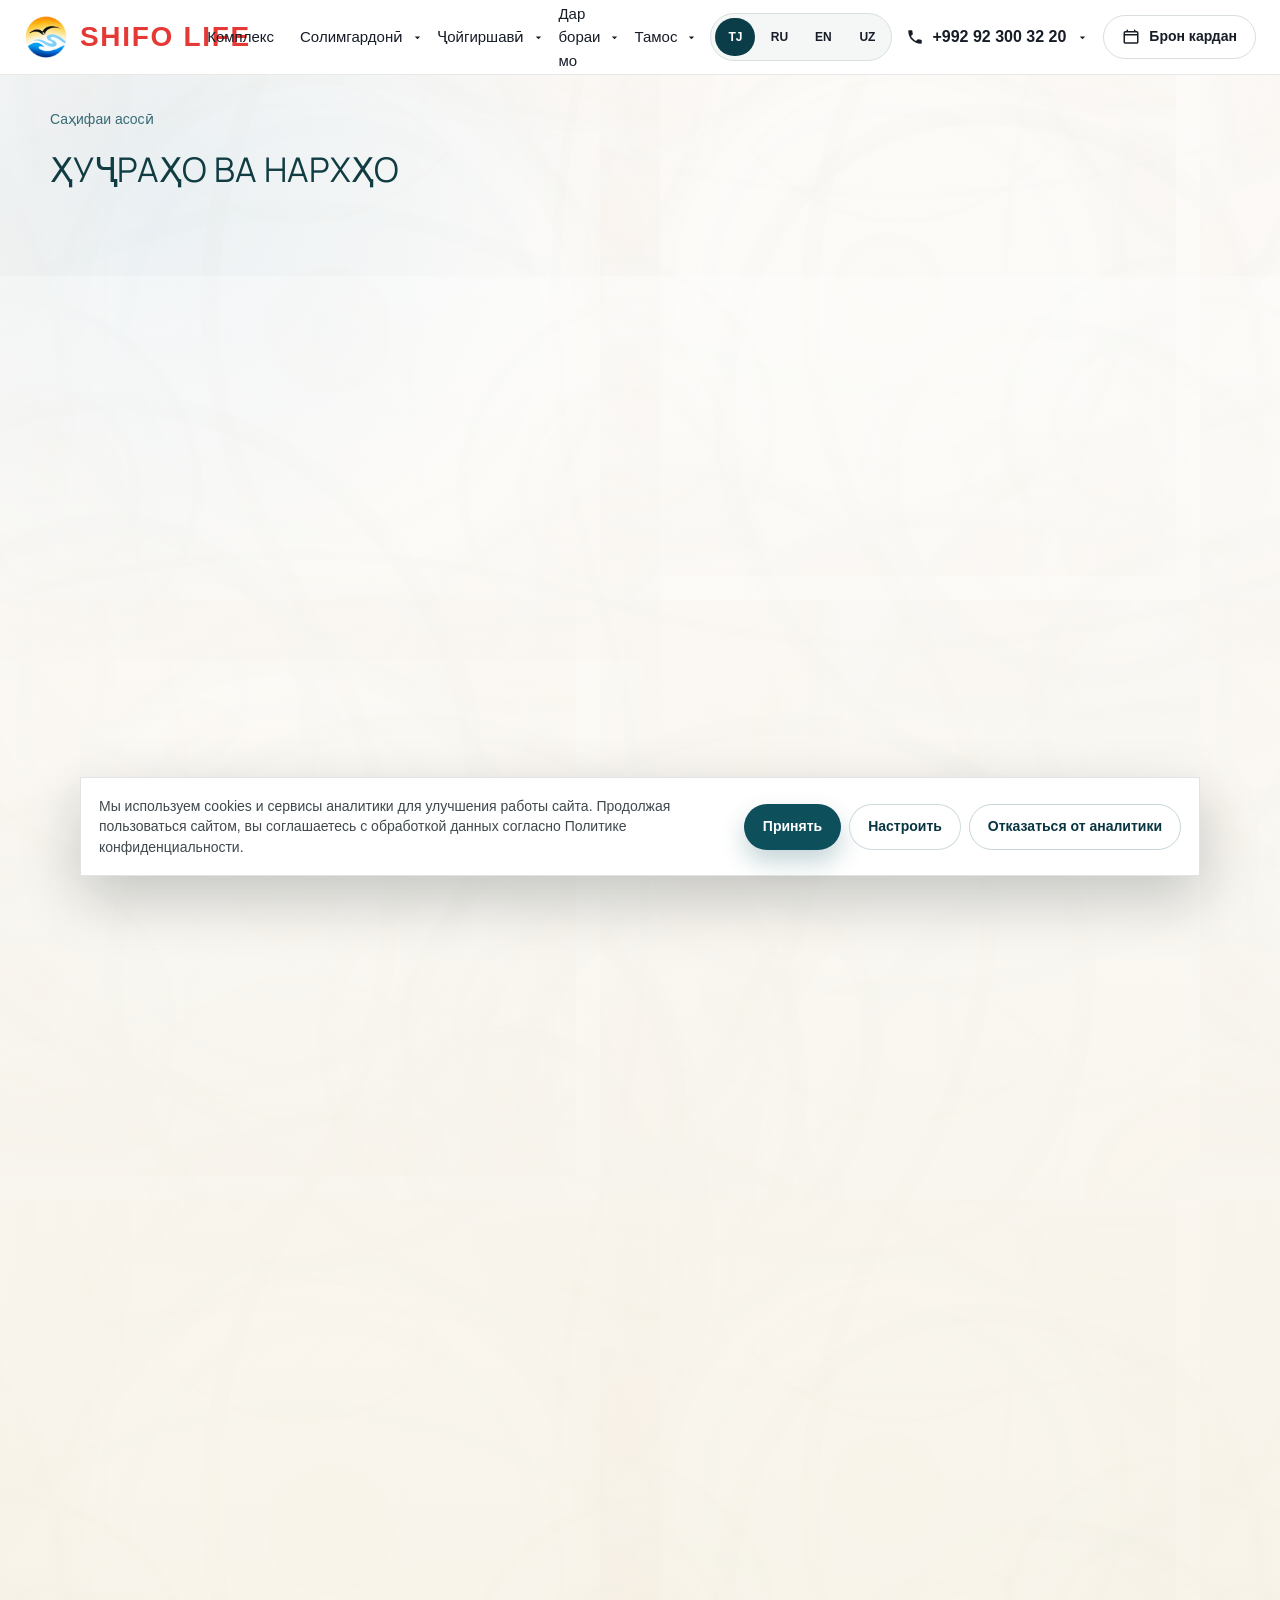
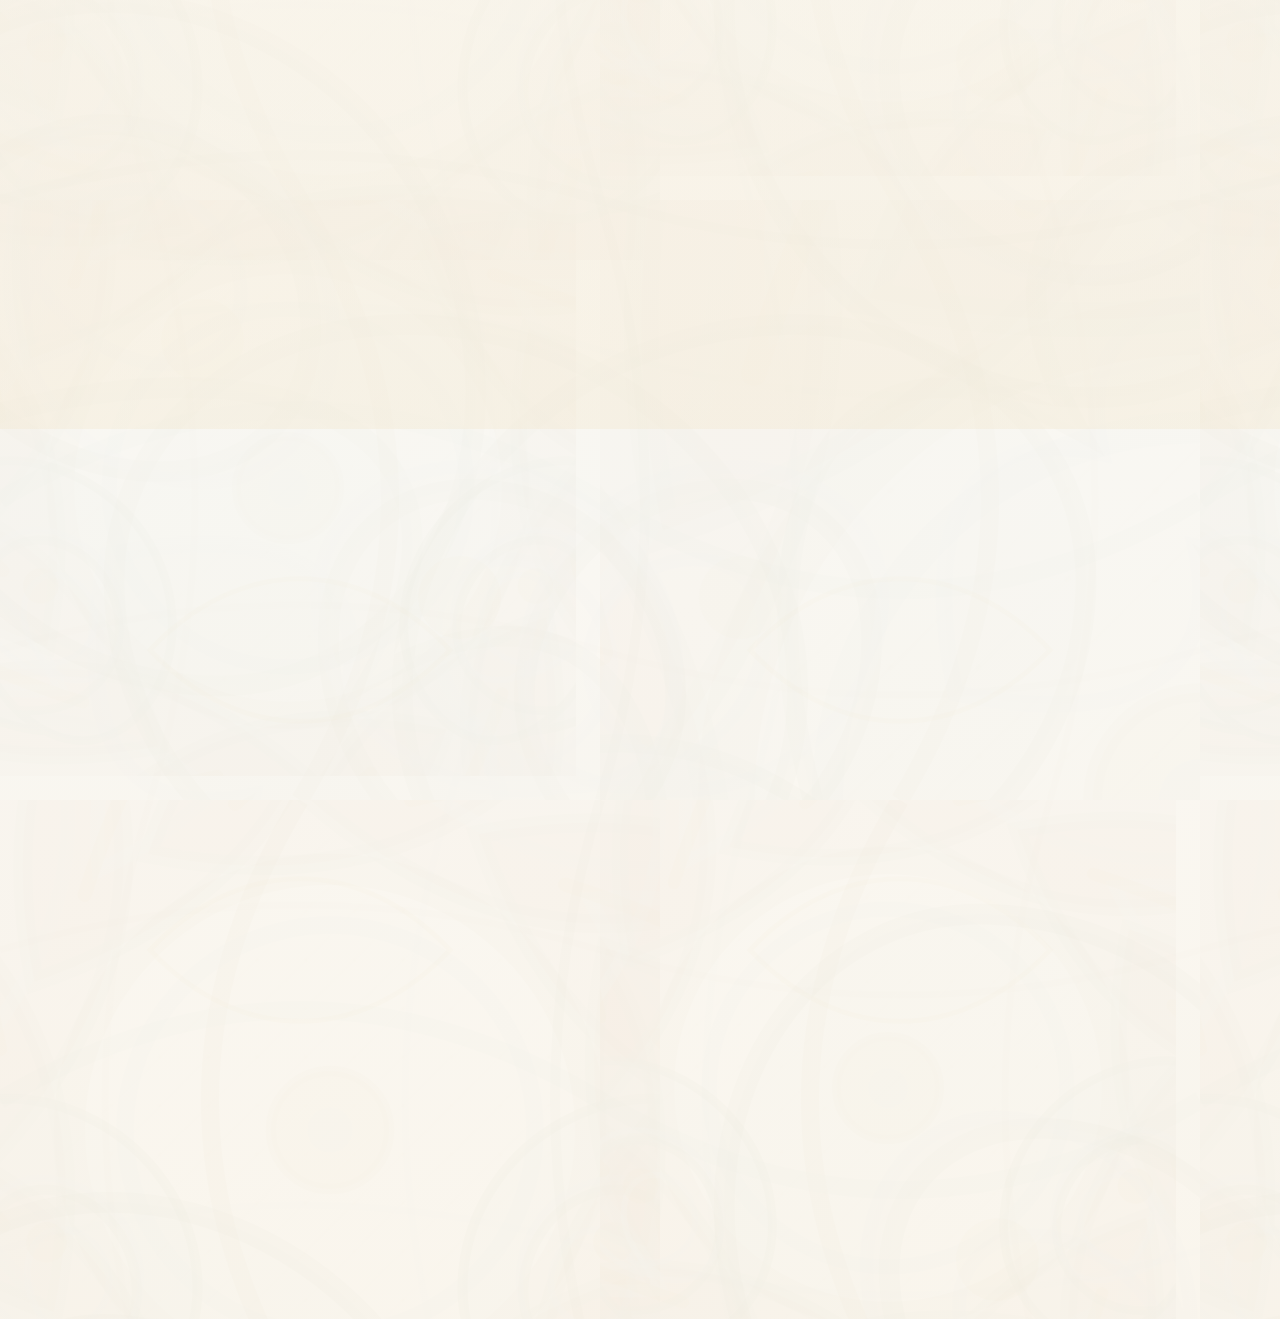
<file: rooms.html>
<!DOCTYPE html>

<html lang="ru">
<head>
<meta charset="utf-8"/>
<meta content="width=device-width, initial-scale=1" name="viewport"/>
<title>Осоишгоҳи Шифо | санаторий в самом сердце Кайраккума рядом с Худжандом</title>
<meta content="Официальный сайт санатория Осоишгоҳи Шифо в Кайраккуме / Гулистоне рядом с Худжандом. Отдых у воды, восстановление, санаторные процедуры, номера, цены и бронирование через WhatsApp." name="description"/>
<meta content="Осоишгоҳи Шифо, шифо, санаторий Кайраккум, санаторий Худжанд, Гулистон, отдых Таджикистан, санаторные процедуры" name="keywords"/>
<meta content="#0E4F5C" name="theme-color"/>
<link href="https://shifo-sanatorium.tj/" rel="canonical"/>
<meta content="noindex, nofollow" name="robots"/>
<script>window.SHIFO_PREVIEW = true;</script>
<meta content="index,follow,max-image-preview:large" name="robots"/>
<link href="img/favicon-32.png" rel="icon" sizes="32x32" type="image/png"/>
<link href="favicon.ico" rel="icon" sizes="32x32"/>
<link href="img/apple-touch-icon.png" rel="apple-touch-icon"/>
<link as="image" fetchpriority="high" href="img/webp/main-pic-hero.webp" rel="preload" type="image/webp"/>
<meta content="website" property="og:type"/>
<meta content="ru_RU" property="og:locale"/>
<meta content="Осоишгоҳи Шифо | санаторий в самом сердце Кайраккума рядом с Худжандом" property="og:title"/>
<meta content="Санаторий у Кайраккумского водохранилища рядом с Худжандом. Номера, процедуры, программы отдыха и быстрая связь через WhatsApp." property="og:description"/>
<meta content="https://shifo-sanatorium.tj/" property="og:url"/>
<meta content="Осоишгоҳи Шифо" property="og:site_name"/>
<meta content="https://shifo-sanatorium.tj/img/webp/main-pic-hero.webp" property="og:image"/>
<meta content="summary_large_image" name="twitter:card"/>
<meta content="Осоишгоҳи Шифо | санаторий в самом сердце Кайраккума рядом с Худжандом" name="twitter:title"/>
<meta content="Санаторий у Кайраккумского водохранилища рядом с Худжандом. Номера, процедуры, программы отдыха и быстрая связь через WhatsApp." name="twitter:description"/>
<meta content="https://shifo-sanatorium.tj/img/webp/main-pic-hero.webp" name="twitter:image"/>
<link href="/sitemap.xml" rel="sitemap" type="application/xml"/>
<link href="assets/css/main.css?v=carousel-20260922" rel="stylesheet"/>
<link href="assets/css/preview.css?v=territory-title-2" rel="stylesheet"/>
<link href="assets/css/navigation.css?v=footer-email-4" rel="stylesheet"/></head>
<body class="bg-shifo-pattern is-inner-page" data-page-title="Номера и цены">
<header class="site-header is-past-hero">
<div class="container header-inner">
<a aria-label="Осоишгоҳи Шифо" class="brand" href="index.html#top">
<span class="brand-logo-wrap">
<img alt="Логотип санатория Шифо" class="brand-logo" height="44" src="img/favicon-source.png" width="44"/>
</span>
<span>
<span class="brand-name">SHIFO LIFE</span>
</span>
</a>
<nav aria-label="Основная навигация" class="desktop-nav"><a href="index.html#about">Комплекс</a><details class="site-submenu"><summary>Оздоровление<svg aria-hidden="true" class="submenu-caret" viewbox="0 0 24 24"><path d="m7 10 5 5 5-5H7Z" fill="currentColor"></path></svg></summary><div class="submenu-links"><a href="health.html#programs">Программы отдыха</a><a href="health.html#directions">Основные направления лечения</a><a href="health.html#procedures">Наши процедуры</a><a href="health.html#equipment">Оборудование и диагностика</a></div></details><details class="site-submenu"><summary>Размещение<svg aria-hidden="true" class="submenu-caret" viewbox="0 0 24 24"><path d="m7 10 5 5 5-5H7Z" fill="currentColor"></path></svg></summary><div class="submenu-links"><a href="rooms.html#rooms">Номера</a><a href="rooms.html#prices">Цены и пакеты</a></div></details><details class="site-submenu"><summary>О нас<svg aria-hidden="true" class="submenu-caret" viewbox="0 0 24 24"><path d="m7 10 5 5 5-5H7Z" fill="currentColor"></path></svg></summary><div class="submenu-links"><a href="about.html">О санатории</a><a href="about.html#gallery">Галерея</a><a href="about.html#reviews">Отзывы гостей</a></div></details><details class="site-submenu"><summary>Контакты<svg aria-hidden="true" class="submenu-caret" viewbox="0 0 24 24"><path d="m7 10 5 5 5-5H7Z" fill="currentColor"></path></svg></summary><div class="submenu-links"><a href="contacts.html#contacts">Контакты</a><a href="contacts.html#faq">FAQ</a></div></details></nav>
<div class="header-actions">
<div aria-label="Выбор языка" class="lang-switcher desktop-lang">
<button data-lang="tg" type="button">TJ</button>
<button data-lang="ru" type="button">RU</button>
<button data-lang="en" type="button">EN</button>
<button data-lang="uz" type="button">UZ</button>
</div>
<div class="phone-contact">
<a aria-controls="phoneDropdown" aria-expanded="false" aria-label="Позвонить в санаторий" class="header-phone" href="tel:+992923003220">
<svg aria-hidden="true" class="phone-icon" viewbox="0 0 24 24"><path d="M6.62 10.79c1.44 2.83 3.76 5.15 6.59 6.59l2.2-2.2c.28-.28.68-.36 1.04-.24 1.14.38 2.37.59 3.55.59.55 0 1 .45 1 1V20c0 .55-.45 1-1 1C10.61 21 3 13.39 3 4c0-.55.45-1 1-1h3.5c.55 0 1 .45 1 1 0 1.22.2 2.42.59 3.56.11.35.03.74-.25 1.02l-2.22 2.21Z" fill="currentColor"></path></svg>
<span class="phone-number">+992 92 300 32 20</span>
<svg aria-hidden="true" class="phone-caret" viewbox="0 0 24 24"><path d="m7 10 5 5 5-5H7Z" fill="currentColor"></path></svg>
</a>
<div aria-label="Социальные сети и почта" class="phone-dropdown" id="phoneDropdown">
<div class="phone-menu-group">
<span class="phone-menu-title">Телефоны</span>
<div class="phone-contact-list">
<a href="tel:+992923003220">+992 92 300 32 20</a>
<a href="tel:+992915203220">+992 91 520 32 20</a>
</div>
</div>
<div class="phone-menu-group">
<span class="phone-menu-title">Мессенджеры и соц. сети</span>
<div class="phone-socials">
<a aria-label="WhatsApp" class="phone-social-link" href="https://wa.me/992923003220" rel="noopener" target="_blank">
<svg aria-hidden="true" viewbox="0 0 32 32"><circle cx="16" cy="16" fill="#25D366" r="16"></circle><path d="M16.02 7.1a8.78 8.78 0 0 0-7.45 13.43L7.5 25.12l4.72-1.04a8.78 8.78 0 1 0 3.8-16.98Zm0 1.62a7.16 7.16 0 0 1 0 14.32 7.1 7.1 0 0 1-3.64-1l-.3-.18-2.8.62.63-2.72-.2-.32a7.16 7.16 0 0 1 6.1-10.72Zm-3.05 3.66c-.16 0-.43.06-.66.31-.23.25-.87.85-.87 2.08s.9 2.42 1.02 2.6c.13.17 1.75 2.8 4.32 3.8 2.14.83 2.58.67 3.04.62.47-.05 1.5-.62 1.72-1.2.2-.6.2-1.1.14-1.22-.07-.1-.23-.16-.49-.29-.25-.13-1.5-.74-1.73-.82-.24-.09-.4-.13-.57.13-.17.25-.66.82-.8.98-.15.17-.3.2-.55.07-.25-.13-1.06-.4-2.02-1.25-.75-.67-1.25-1.49-1.4-1.74-.15-.25-.02-.38.11-.5.12-.12.25-.3.38-.44.13-.15.17-.25.25-.42.09-.17.04-.32-.02-.45-.06-.13-.57-1.37-.78-1.88-.2-.48-.4-.42-.56-.43l-.46-.01Z" fill="#fff"></path></svg>
</a>
<a aria-label="Instagram" class="phone-social-link" href="https://www.instagram.com/osoishgohi_shifo/" rel="noopener" target="_blank">
<svg aria-hidden="true" viewbox="0 0 32 32"><defs><radialgradient cx="30%" cy="108%" id="igGradient" r="130%"><stop offset="0" stop-color="#FEDA75"></stop><stop offset=".22" stop-color="#FA7E1E"></stop><stop offset=".48" stop-color="#D62976"></stop><stop offset=".75" stop-color="#962FBF"></stop><stop offset="1" stop-color="#4F5BD5"></stop></radialgradient></defs><rect fill="url(#igGradient)" height="32" rx="9" width="32"></rect><path d="M16 9.35c2.17 0 2.43.01 3.29.05.8.04 1.23.17 1.52.28.38.15.65.33.94.62.29.29.47.56.62.94.11.29.24.72.28 1.52.04.86.05 1.12.05 3.29s-.01 2.43-.05 3.29c-.04.8-.17 1.23-.28 1.52-.15.38-.33.65-.62.94-.29.29-.56.47-.94.62-.29.11-.72.24-1.52.28-.86.04-1.12.05-3.29.05s-2.43-.01-3.29-.05c-.8-.04-1.23-.17-1.52-.28a2.54 2.54 0 0 1-.94-.62 2.54 2.54 0 0 1-.62-.94c-.11-.29-.24-.72-.28-1.52-.04-.86-.05-1.12-.05-3.29s.01-2.43.05-3.29c.04-.8.17-1.23.28-1.52.15-.38.33-.65.62-.94.29-.29.56-.47.94-.62.29-.11.72-.24 1.52-.28.86-.04 1.12-.05 3.29-.05Zm0-1.47c-2.21 0-2.49.01-3.36.05-.87.04-1.46.18-1.98.38a4 4 0 0 0-1.45.94c-.46.46-.74.92-.94 1.45-.2.52-.34 1.11-.38 1.98-.04.87-.05 1.15-.05 3.36s.01 2.49.05 3.36c.04.87.18 1.46.38 1.98.2.53.48.99.94 1.45.46.46.92.74 1.45.94.52.2 1.11.34 1.98.38.87.04 1.15.05 3.36.05s2.49-.01 3.36-.05c.87-.04 1.46-.18 1.98-.38.53-.2.99-.48 1.45-.94.46-.46.74-.92.94-1.45.2-.52.34-1.11.38-1.98.04-.87.05-1.15.05-3.36s-.01-2.49-.05-3.36c-.04-.87-.18-1.46-.38-1.98a4 4 0 0 0-.94-1.45 4 4 0 0 0-1.45-.94c-.52-.2-1.11-.34-1.98-.38-.87-.04-1.15-.05-3.36-.05Zm0 3.98a4.14 4.14 0 1 0 0 8.28 4.14 4.14 0 0 0 0-8.28Zm0 6.83a2.69 2.69 0 1 1 0-5.38 2.69 2.69 0 0 1 0 5.38Zm5.28-6.99a.97.97 0 1 1-1.94 0 .97.97 0 0 1 1.94 0Z" fill="#fff"></path></svg>
</a>
<a aria-label="Facebook" class="phone-social-link" href="https://www.facebook.com/profile.php?id=61576286963949" rel="noopener" target="_blank">
<svg aria-hidden="true" viewbox="0 0 32 32"><circle cx="16" cy="16" fill="#1877F2" r="16"></circle><path d="M20.23 17.1l.5-3.24h-3.1v-2.1c0-.89.43-1.75 1.82-1.75h1.41V7.25S19.58 7.03 18.36 7.03c-2.55 0-4.22 1.55-4.22 4.35v2.48h-2.84v3.24h2.84v7.83h3.49V17.1h2.6Z" fill="#fff"></path></svg>
</a>
</div>
</div>
<div class="phone-menu-group">
<span class="phone-menu-title">Email для вопросов и пожеланий</span>
<div class="phone-mail-list">
<a href="mailto:info@shifo-sanatorium.tj">info@shifo-sanatorium.tj</a>
</div>
</div>
</div>
</div>
<a aria-label="Забронировать через WhatsApp" class="btn header-book" href="https://wa.me/992923003220?text=%D0%97%D0%B4%D1%80%D0%B0%D0%B2%D1%81%D1%82%D0%B2%D1%83%D0%B9%D1%82%D0%B5!%20%D0%A5%D0%BE%D1%87%D1%83%20%D0%B7%D0%B0%D0%B1%D1%80%D0%BE%D0%BD%D0%B8%D1%80%D0%BE%D0%B2%D0%B0%D1%82%D1%8C%20%D0%BE%D1%82%D0%B4%D1%8B%D1%85%20%D0%B2%20%D0%A1%D0%B0%D0%BD%D0%B0%D1%82%D0%BE%D1%80%D0%B8%D0%B8%20%D0%A8%D0%B8%D1%84%D0%BE." rel="noopener" target="_blank">
<svg aria-hidden="true" class="phone-icon" viewbox="0 0 24 24"><path d="M7 2a1 1 0 0 1 1 1v1h8V3a1 1 0 1 1 2 0v1h1.5A2.5 2.5 0 0 1 22 6.5v12A2.5 2.5 0 0 1 19.5 21h-15A2.5 2.5 0 0 1 2 18.5v-12A2.5 2.5 0 0 1 4.5 4H6V3a1 1 0 0 1 1-1Zm13 8H4v8.5c0 .28.22.5.5.5h15a.5.5 0 0 0 .5-.5V10ZM4.5 6a.5.5 0 0 0-.5.5V8h16V6.5a.5.5 0 0 0-.5-.5h-15Z" fill="currentColor"></path></svg>

          Забронировать

        </a>
<button aria-controls="mobilePanel" aria-expanded="false" aria-label="Открыть меню" class="burger" id="menuToggle" type="button">
<span class="burger-lines"></span>
</button>
</div>
</div>
</header>
<div class="mobile-panel" id="mobilePanel">
<nav aria-label="Мобильная навигация" class="mobile-nav"><div aria-label="Выбор языка" class="mobile-lang">
<button data-lang="tg" type="button">TJ</button>
<button data-lang="ru" type="button">RU</button>
<button data-lang="en" type="button">EN</button>
<button data-lang="uz" type="button">UZ</button>
</div><a href="index.html#about">Комплекс</a><details class="site-submenu"><summary>Оздоровление<svg aria-hidden="true" class="submenu-caret" viewbox="0 0 24 24"><path d="m7 10 5 5 5-5H7Z" fill="currentColor"></path></svg></summary><div class="submenu-links"><a href="health.html#programs">Программы отдыха</a><a href="health.html#directions">Основные направления лечения</a><a href="health.html#procedures">Наши процедуры</a><a href="health.html#equipment">Оборудование и диагностика</a></div></details><details class="site-submenu"><summary>Размещение<svg aria-hidden="true" class="submenu-caret" viewbox="0 0 24 24"><path d="m7 10 5 5 5-5H7Z" fill="currentColor"></path></svg></summary><div class="submenu-links"><a href="rooms.html#rooms">Номера</a><a href="rooms.html#prices">Цены и пакеты</a></div></details><details class="site-submenu"><summary>О нас<svg aria-hidden="true" class="submenu-caret" viewbox="0 0 24 24"><path d="m7 10 5 5 5-5H7Z" fill="currentColor"></path></svg></summary><div class="submenu-links"><a href="about.html">О санатории</a><a href="about.html#gallery">Галерея</a><a href="about.html#reviews">Отзывы гостей</a></div></details><details class="site-submenu"><summary>Контакты<svg aria-hidden="true" class="submenu-caret" viewbox="0 0 24 24"><path d="m7 10 5 5 5-5H7Z" fill="currentColor"></path></svg></summary><div class="submenu-links"><a href="contacts.html#contacts">Контакты</a><a href="contacts.html#faq">FAQ</a></div></details><a href="tel:+992923003220">+992 92 300 32 20 <span>→</span></a><a href="tel:+992915203220">+992 91 520 32 20 <span>→</span></a><a href="https://wa.me/992923003220" rel="noopener" target="_blank">Забронировать <span>→</span></a></nav>
</div>
<div aria-label="Настройки cookies" aria-live="polite" class="cookie-consent" id="cookieConsent" role="dialog">
<p>Мы используем cookies и сервисы аналитики для улучшения работы сайта. Продолжая пользоваться сайтом, вы соглашаетесь с обработкой данных согласно Политике конфиденциальности.</p>
<div class="cookie-actions">
<button class="btn btn-primary" data-cookie-accept="" type="button">Принять</button>
<button class="btn btn-outline" data-cookie-configure="" type="button">Настроить</button>
<button class="btn btn-ghost" data-cookie-reject="" type="button">Отказаться от аналитики</button>
</div>
<div class="cookie-settings">
<label>
<input data-cookie-analytics="" type="checkbox"/>
<span>Разрешить Google Analytics / Google Tag Manager / Yandex Metrica, если эти сервисы подключены на сайте.</span>
</label>
</div>
</div>
<main id="top"><div class="page-intro container"><a href="index.html">Главная</a><h1>Номера и цены</h1></div><section class="section rooms-band" id="rooms">
<div class="container">
<div class="section-head wide">
<h2 class="section-title">Номера</h2>
<p class="section-text">Наличие номеров зависит от дат и сезона. Для семьи, пары или одного гостя администратор подберёт подходящую категорию.</p>
</div>
<div class="room-grid">
<article class="card room-card">
<h3>Стандарт</h3>
<p>Для одного гостя или пары, которым нужен простой комфортный номер.</p>
<ul><li>основные удобства</li><li>спокойное размещение</li><li>удобно для короткого отдыха</li></ul>
<a class="btn btn-outline" href="https://wa.me/992923003220" rel="noopener" target="_blank">Уточнить наличие</a>
</article>
<article class="card room-card">
<h3>Семейный</h3>
<p>Для гостей, которые приезжают с детьми или старшими родственниками.</p>
<ul><li>больше места</li><li>удобно для семьи</li><li>даты лучше бронировать заранее</li></ul>
<a class="btn btn-outline" href="https://wa.me/992923003220" rel="noopener" target="_blank">Уточнить наличие</a>
</article>
<article class="card room-card">
<h3>Улучшенный</h3>
<p>Для гостей, которым важны дополнительное пространство и спокойствие.</p>
<ul><li>комфортное размещение</li><li>подходит для длительного курса</li><li>наличие по запросу</li></ul>
<a class="btn btn-outline" href="https://wa.me/992923003220" rel="noopener" target="_blank">Уточнить наличие</a>
</article>
<article class="card room-card">
<h3>Комфорт</h3>
<p>Для гостей, которые хотят более удобный формат отдыха и восстановления.</p>
<ul><li>приятная обстановка</li><li>удобно для пары</li><li>вариант для продолжительного отдыха</li></ul>
<a class="btn btn-outline" href="https://wa.me/992923003220" rel="noopener" target="_blank">Уточнить наличие</a>
</article>
</div>
</div>
</section><section class="section" id="prices">
<div class="container">
<div class="section-head wide">
<h2 class="section-title">Цены и пакеты</h2>
<p class="section-text">Цены указаны за 1 человека в день. В стоимость проживания включено 3-разовое полноценное питание.</p>
</div>
<div class="price-panel">
<div class="price-intro">
<p>Уточняйте наличие свободных мест и секций заранее по указанным телефонам.</p>
<div class="price-actions">
<a class="btn btn-primary" href="https://wa.me/992923003220?text=%D0%97%D0%B4%D1%80%D0%B0%D0%B2%D1%81%D1%82%D0%B2%D1%83%D0%B9%D1%82%D0%B5!%20%D0%A5%D0%BE%D1%87%D1%83%20%D1%83%D0%B7%D0%BD%D0%B0%D1%82%D1%8C%20%D1%86%D0%B5%D0%BD%D1%83%20%D0%BD%D0%B0%20%D0%BE%D1%82%D0%B4%D1%8B%D1%85%20%D0%B2%20%D0%9E%D1%81%D0%BE%D0%B8%D1%88%D0%B3%D0%BE%D2%B3%D0%B8%20%D0%A8%D0%B8%D1%84%D0%BE." rel="noopener" target="_blank">Запросить цену в WhatsApp</a>
<a class="btn btn-outline" href="tel:+992923003220">Позвонить администратору</a>
<a class="btn btn-outline" href="img/shifo-price-list.jpeg" rel="noopener" target="_blank">Открыть оригинал прайс-листа</a>
</div>
</div>
<div class="table-wrap">
<table aria-label="Пакеты и цены">
<thead>
<tr>
<th scope="col">Категория номера</th>
<th scope="col">Расположение / условия</th>
<th scope="col">За 1 человека / день</th>
</tr>
</thead>
<tbody>
<tr><th colspan="3">Корпусные номера</th></tr>
<tr>
<td>Стандарт</td>
<td><span>2 этаж: секции 1–11</span><br/><span>3 этаж: секции 14–26</span></td>
<td>200 сомони</td>
</tr>
<tr>
<td>Полулюкс</td>
<td><span>2 этаж: секция 29</span><br/><span>3 этаж: секции 27 и 28</span></td>
<td>220 сомони</td>
</tr>
<tr>
<td>Люкс</td>
<td>2 этаж: секции 12 и 13</td>
<td>250 сомони</td>
</tr>
<tr><th colspan="3">Семейные номера</th></tr>
<tr>
<td>Семейный номер МЛ</td>
<td>2 этаж</td>
<td>220 сомони</td>
</tr>
<tr><th colspan="3">Отдельные домики (коттеджи)</th></tr>
<tr>
<td>Домики № 3–8</td>
<td>Стандартное размещение</td>
<td>250 сомони</td>
</tr>
<tr>
<td>Домики № 14–25 и № 27</td>
<td>Стандартное размещение</td>
<td>250 сомони</td>
</tr>
<tr>
<td>Домики № 11–12</td>
<td>Улучшенное размещение</td>
<td>300 сомони</td>
</tr>
<tr>
<td>Домики № 9–10</td>
<td>Повышенная комфортность</td>
<td>350 сомони</td>
</tr>
<tr>
<td>Домики № 1 и № 26</td>
<td>Люкс коттеджи</td>
<td>400 сомони</td>
</tr>
<tr><th colspan="3">Дети и особые условия</th></tr>
<tr>
<td>Дети от 3 до 10 лет (включительно)</td>
<td>Скидка от стоимости взрослого места</td>
<td>Скидка 50%</td>
</tr>
<tr>
<td>Дети старше 10 лет</td>
<td>Полная стоимость взрослого места</td>
<td>100% оплаты</td>
</tr>
<tr>
<td>Одноместное размещение</td>
<td>Проживание в двухместном номере одному человеку</td>
<td>350 сомони</td>
</tr>
</tbody>
</table>
</div>
</div>
</div>
</section></main>
<footer class="site-footer">
<div class="container footer-grid">
<div>
<div class="footer-brand-row">
<img alt="Логотип санатория Шифо" class="footer-logo" data-logo="" height="75" src="img/webp/logo-ru.webp" width="112"/>
<div class="footer-brand">Осоишгоҳи Шифо</div>
</div>
<p class="footer-medical">Имеются противопоказания. Необходима консультация специалиста.</p>
<div class="map-coordinate-row footer-coordinate-row">
<a class="map-coordinates" href="https://maps.app.goo.gl/ns9S3kdCMijebGAN8" rel="noopener" target="_blank">Координаты: 40°17'00.8"N 69°49'28.3"E</a>
<button aria-label="Скопировать координаты" class="copy-coordinate-btn" data-copy-coordinates="40°17'00.8&quot;N 69°49'28.3&quot;E" type="button">
<svg aria-hidden="true" class="copy-icon-copy" viewbox="0 0 24 24"><path d="M8 7a3 3 0 0 1 3-3h6a3 3 0 0 1 3 3v6a3 3 0 0 1-3 3h-1v1a3 3 0 0 1-3 3H7a3 3 0 0 1-3-3v-6a3 3 0 0 1 3-3h1V7Zm3-1a1 1 0 0 0-1 1v6a1 1 0 0 0 1 1h6a1 1 0 0 0 1-1V7a1 1 0 0 0-1-1h-6Zm-3 4H7a1 1 0 0 0-1 1v6a1 1 0 0 0 1 1h6a1 1 0 0 0 1-1v-1h-3a3 3 0 0 1-3-3v-3Z" fill="currentColor"></path></svg>
<svg aria-hidden="true" class="copy-icon-check" viewbox="0 0 24 24"><path d="M9.2 16.6 4.9 12.3l1.4-1.4 2.9 2.9 8.5-8.5 1.4 1.4-9.9 9.9Z" fill="currentColor"></path></svg>
<span class="sr-only">Скопировать координаты</span>
</button>
</div>
<div class="footer-phones">
<div class="footer-phone-row"><a href="tel:+992923003220">+992 92 300 32 20</a><button aria-label="Скопировать номер телефона" class="copy-coordinate-btn" data-copy-text="+992923003220" data-copy-label="Скопировать номер телефона" type="button">
<svg aria-hidden="true" class="copy-icon-copy" viewbox="0 0 24 24"><path d="M8 7a3 3 0 0 1 3-3h6a3 3 0 0 1 3 3v6a3 3 0 0 1-3 3h-1v1a3 3 0 0 1-3 3H7a3 3 0 0 1-3-3v-6a3 3 0 0 1 3-3h1V7Zm3-1a1 1 0 0 0-1 1v6a1 1 0 0 0 1 1h6a1 1 0 0 0 1-1V7a1 1 0 0 0-1-1h-6Zm-3 4H7a1 1 0 0 0-1 1v6a1 1 0 0 0 1 1h6a1 1 0 0 0 1-1v-1h-3a3 3 0 0 1-3-3v-3Z" fill="currentColor"></path></svg>
<svg aria-hidden="true" class="copy-icon-check" viewbox="0 0 24 24"><path d="M9.2 16.6 4.9 12.3l1.4-1.4 2.9 2.9 8.5-8.5 1.4 1.4-9.9 9.9Z" fill="currentColor"></path></svg>
<span class="sr-only">Скопировать номер телефона</span>
</button></div>
<div class="footer-phone-row"><a href="tel:+992915203220">+992 91 520 32 20</a><button aria-label="Скопировать номер телефона" class="copy-coordinate-btn" data-copy-text="+992915203220" data-copy-label="Скопировать номер телефона" type="button">
<svg aria-hidden="true" class="copy-icon-copy" viewbox="0 0 24 24"><path d="M8 7a3 3 0 0 1 3-3h6a3 3 0 0 1 3 3v6a3 3 0 0 1-3 3h-1v1a3 3 0 0 1-3 3H7a3 3 0 0 1-3-3v-6a3 3 0 0 1 3-3h1V7Zm3-1a1 1 0 0 0-1 1v6a1 1 0 0 0 1 1h6a1 1 0 0 0 1-1V7a1 1 0 0 0-1-1h-6Zm-3 4H7a1 1 0 0 0-1 1v6a1 1 0 0 0 1 1h6a1 1 0 0 0 1-1v-1h-3a3 3 0 0 1-3-3v-3Z" fill="currentColor"></path></svg>
<svg aria-hidden="true" class="copy-icon-check" viewbox="0 0 24 24"><path d="M9.2 16.6 4.9 12.3l1.4-1.4 2.9 2.9 8.5-8.5 1.4 1.4-9.9 9.9Z" fill="currentColor"></path></svg>
<span class="sr-only">Скопировать номер телефона</span>
</button></div>
</div>
<p class="footer-copy-status" data-copy-status="" role="status" aria-live="polite"></p>
<p><a class="footer-site-link" href="https://www.shifo-sanatorium.tj/">shifo-sanatorium.tj</a></p>
</div>
<nav aria-label="Навигация в подвале" class="footer-links">
<a href="index.html#about">О нас</a>
<a href="health.html#programs">Программы</a>
<a href="health.html#procedures">Лечение</a>
<a href="#rooms">Номера</a>
<a href="#prices">Цены</a>
<a href="contacts.html#contacts">Контакты</a>
</nav>
</div>
<div class="container footer-bottom"><div class="footer-social"><p>Мессенджеры и соц. сети</p><div class="footer-social-links"><a href="https://wa.me/992923003220" rel="noopener" target="_blank"><svg aria-hidden="true" width="20" height="20" style="flex:none;margin-right:6px" fill="#25D366" viewBox="0 0 24 24" xmlns="http://www.w3.org/2000/svg"><path d="M17.472 14.382c-.297-.149-1.758-.867-2.03-.967-.273-.099-.471-.148-.67.15-.197.297-.767.966-.94 1.164-.173.199-.347.223-.644.075-.297-.15-1.255-.463-2.39-1.475-.883-.788-1.48-1.761-1.653-2.059-.173-.297-.018-.458.13-.606.134-.133.298-.347.446-.52.149-.174.198-.298.298-.497.099-.198.05-.371-.025-.52-.075-.149-.669-1.612-.916-2.207-.242-.579-.487-.5-.669-.51-.173-.008-.371-.01-.57-.01-.198 0-.52.074-.792.372-.272.297-1.04 1.016-1.04 2.479 0 1.462 1.065 2.875 1.213 3.074.149.198 2.096 3.2 5.077 4.487.709.306 1.262.489 1.694.625.712.227 1.36.195 1.871.118.571-.085 1.758-.719 2.006-1.413.248-.694.248-1.289.173-1.413-.074-.124-.272-.198-.57-.347m-5.421 7.403h-.004a9.87 9.87 0 01-5.031-1.378l-.361-.214-3.741.982.998-3.648-.235-.374a9.86 9.86 0 01-1.51-5.26c.001-5.45 4.436-9.884 9.888-9.884 2.64 0 5.122 1.03 6.988 2.898a9.825 9.825 0 012.893 6.994c-.003 5.45-4.437 9.884-9.885 9.884m8.413-18.297A11.815 11.815 0 0012.05 0C5.495 0 .16 5.335.157 11.892c0 2.096.547 4.142 1.588 5.945L.057 24l6.305-1.654a11.882 11.882 0 005.683 1.448h.005c6.554 0 11.89-5.335 11.893-11.893a11.821 11.821 0 00-3.48-8.413Z"/></svg>WhatsApp ↗</a><a href="https://www.instagram.com/osoishgohi_shifo/" rel="noopener" target="_blank"><svg aria-hidden="true" width="20" height="20" style="flex:none;margin-right:6px" fill="#E4405F" viewBox="0 0 24 24" xmlns="http://www.w3.org/2000/svg"><path d="M7.0301.084c-1.2768.0602-2.1487.264-2.911.5634-.7888.3075-1.4575.72-2.1228 1.3877-.6652.6677-1.075 1.3368-1.3802 2.127-.2954.7638-.4956 1.6365-.552 2.914-.0564 1.2775-.0689 1.6882-.0626 4.947.0062 3.2586.0206 3.6671.0825 4.9473.061 1.2765.264 2.1482.5635 2.9107.308.7889.72 1.4573 1.388 2.1228.6679.6655 1.3365 1.0743 2.1285 1.38.7632.295 1.6361.4961 2.9134.552 1.2773.056 1.6884.069 4.9462.0627 3.2578-.0062 3.668-.0207 4.9478-.0814 1.28-.0607 2.147-.2652 2.9098-.5633.7889-.3086 1.4578-.72 2.1228-1.3881.665-.6682 1.0745-1.3378 1.3795-2.1284.2957-.7632.4966-1.636.552-2.9124.056-1.2809.0692-1.6898.063-4.948-.0063-3.2583-.021-3.6668-.0817-4.9465-.0607-1.2797-.264-2.1487-.5633-2.9117-.3084-.7889-.72-1.4568-1.3876-2.1228C21.2982 1.33 20.628.9208 19.8378.6165 19.074.321 18.2017.1197 16.9244.0645 15.6471.0093 15.236-.005 11.977.0014 8.718.0076 8.31.0215 7.0301.0839m.1402 21.6932c-1.17-.0509-1.8053-.2453-2.2287-.408-.5606-.216-.96-.4771-1.3819-.895-.422-.4178-.6811-.8186-.9-1.378-.1644-.4234-.3624-1.058-.4171-2.228-.0595-1.2645-.072-1.6442-.079-4.848-.007-3.2037.0053-3.583.0607-4.848.05-1.169.2456-1.805.408-2.2282.216-.5613.4762-.96.895-1.3816.4188-.4217.8184-.6814 1.3783-.9003.423-.1651 1.0575-.3614 2.227-.4171 1.2655-.06 1.6447-.072 4.848-.079 3.2033-.007 3.5835.005 4.8495.0608 1.169.0508 1.8053.2445 2.228.408.5608.216.96.4754 1.3816.895.4217.4194.6816.8176.9005 1.3787.1653.4217.3617 1.056.4169 2.2263.0602 1.2655.0739 1.645.0796 4.848.0058 3.203-.0055 3.5834-.061 4.848-.051 1.17-.245 1.8055-.408 2.2294-.216.5604-.4763.96-.8954 1.3814-.419.4215-.8181.6811-1.3783.9-.4224.1649-1.0577.3617-2.2262.4174-1.2656.0595-1.6448.072-4.8493.079-3.2045.007-3.5825-.006-4.848-.0608M16.953 5.5864A1.44 1.44 0 1 0 18.39 4.144a1.44 1.44 0 0 0-1.437 1.4424M5.8385 12.012c.0067 3.4032 2.7706 6.1557 6.173 6.1493 3.4026-.0065 6.157-2.7701 6.1506-6.1733-.0065-3.4032-2.771-6.1565-6.174-6.1498-3.403.0067-6.156 2.771-6.1496 6.1738M8 12.0077a4 4 0 1 1 4.008 3.9921A3.9996 3.9996 0 0 1 8 12.0077"/></svg>Instagram ↗</a><a href="https://www.facebook.com/profile.php?id=61576286963949" rel="noopener" target="_blank"><svg aria-hidden="true" width="20" height="20" style="flex:none;margin-right:6px" fill="#0866FF" viewBox="0 0 24 24" xmlns="http://www.w3.org/2000/svg"><path d="M9.101 23.691v-7.98H6.627v-3.667h2.474v-1.58c0-4.085 1.848-5.978 5.858-5.978.401 0 .955.042 1.468.103a8.68 8.68 0 0 1 1.141.195v3.325a8.623 8.623 0 0 0-.653-.036 26.805 26.805 0 0 0-.733-.009c-.707 0-1.259.096-1.675.309a1.686 1.686 0 0 0-.679.622c-.258.42-.374.995-.374 1.752v1.297h3.919l-.386 2.103-.287 1.564h-3.246v8.245C19.396 23.238 24 18.179 24 12.044c0-6.627-5.373-12-12-12s-12 5.373-12 12c0 5.628 3.874 10.35 9.101 11.647Z"/></svg>Facebook ↗</a><a href="https://www.youtube.com/@%D0%A8%D0%B8%D1%84%D0%BE%D0%A1%D0%B0%D0%BD%D0%B0%D1%82%D0%BE%D1%80%D0%B8%D0%B9" rel="noopener" target="_blank"><svg aria-hidden="true" width="20" height="14" viewBox="0 0 24 17" style="vertical-align:middle;margin-right:6px"><rect width="24" height="17" rx="4" fill="#FF0000"></rect><path d="M9.5 4.5v8l7-4-7-4Z" fill="#fff"></path></svg>YouTube ↗</a><a class="footer-email" href="mailto:info@shifo-sanatorium.tj"><svg aria-hidden="true" width="20" height="20" style="flex:none;margin-right:6px" fill="#EA4335" viewBox="0 0 24 24" xmlns="http://www.w3.org/2000/svg"><path d="M24 5.457v13.909c0 .904-.732 1.636-1.636 1.636h-3.819V11.73L12 16.64l-6.545-4.91v9.273H1.636A1.636 1.636 0 0 1 0 19.366V5.457c0-2.023 2.309-3.178 3.927-1.964L5.455 4.64 12 9.548l6.545-4.91 1.528-1.145C21.69 2.28 24 3.434 24 5.457z"/></svg><span>info@shifo-sanatorium.tj</span></a></div></div></div></footer>
<nav aria-label="Быстрые действия" class="mobile-bottom">
<a href="https://wa.me/992923003220" rel="noopener" target="_blank">WhatsApp</a>
<a href="tel:+992923003220">Позвонить</a>
<a href="#prices">Цены</a>
</nav>
<script src="assets/js/bitrix-loader.js?v=f1a0029"></script>
<script src="assets/js/main.js?v=footer-contacts-2"></script>
<script src="assets/js/preview.js?v=compact-pages-1"></script>
<script src="assets/js/navigation.js?v=compact-pages-1"></script></body>
</html>
</file>
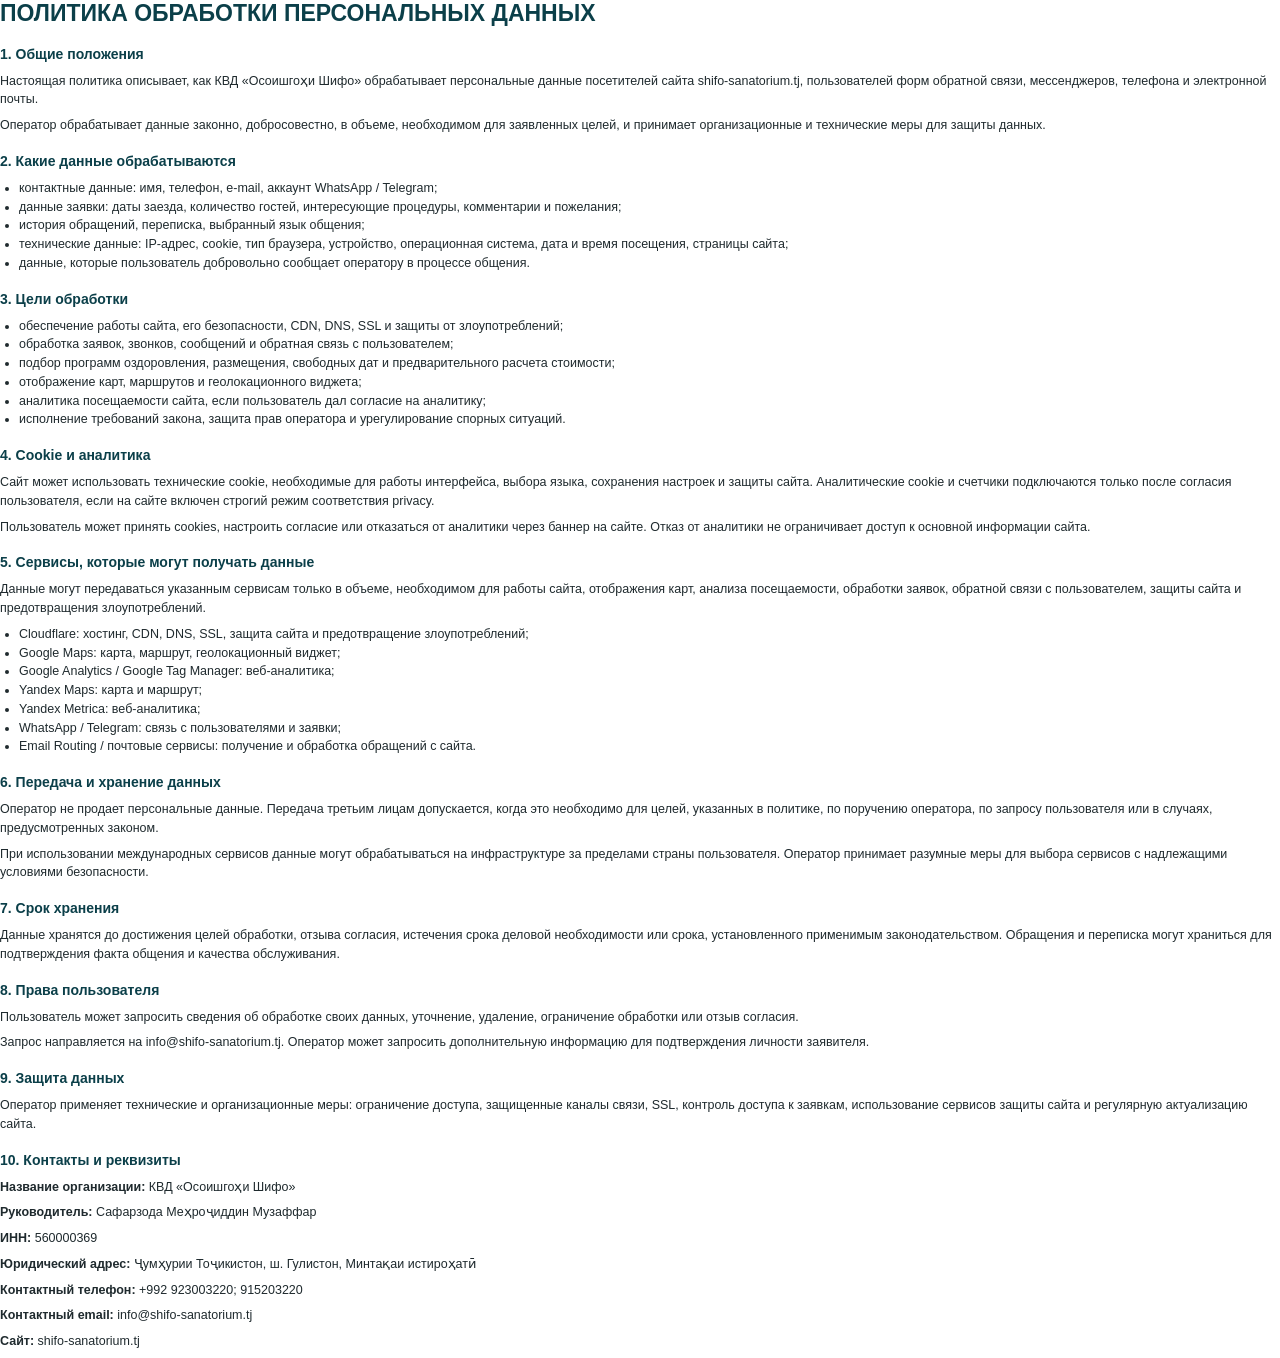
<file: docs/politika-obrabotki-personalnyh-dannyh-shifo-life.html>
<!doctype html>
<html lang="ru">
<head>
  <meta charset="utf-8">
  <title>Политика обработки персональных данных | КВД «Осоишгоҳи Шифо»</title>
  <style>
    @page { margin: 16mm; }
    body {
      margin: 0;
      color: #1f2a2e;
      font-family: Arial, "Helvetica Neue", sans-serif;
      font-size: 12.5px;
      line-height: 1.5;
    }
    h1 {
      margin: 0 0 16px;
      color: #0b3f49;
      font-size: 23px;
      line-height: 1.2;
      text-transform: uppercase;
    }
    h2 {
      margin: 16px 0 7px;
      color: #0b3f49;
      font-size: 14px;
    }
    p { margin: 0 0 7px; }
    ul { margin: 0 0 7px 19px; padding: 0; }
  </style>
</head>
<body>
  <h1>Политика обработки персональных данных</h1>

  <h2>1. Общие положения</h2>
  <p>
    Настоящая политика описывает, как КВД «Осоишгоҳи Шифо» обрабатывает персональные данные
    посетителей сайта shifo-sanatorium.tj, пользователей форм обратной связи, мессенджеров, телефона и электронной почты.
  </p>
  <p>
    Оператор обрабатывает данные законно, добросовестно, в объеме, необходимом для заявленных целей,
    и принимает организационные и технические меры для защиты данных.
  </p>

  <h2>2. Какие данные обрабатываются</h2>
  <ul>
    <li>контактные данные: имя, телефон, e-mail, аккаунт WhatsApp / Telegram;</li>
    <li>данные заявки: даты заезда, количество гостей, интересующие процедуры, комментарии и пожелания;</li>
    <li>история обращений, переписка, выбранный язык общения;</li>
    <li>технические данные: IP-адрес, cookie, тип браузера, устройство, операционная система, дата и время посещения, страницы сайта;</li>
    <li>данные, которые пользователь добровольно сообщает оператору в процессе общения.</li>
  </ul>

  <h2>3. Цели обработки</h2>
  <ul>
    <li>обеспечение работы сайта, его безопасности, CDN, DNS, SSL и защиты от злоупотреблений;</li>
    <li>обработка заявок, звонков, сообщений и обратная связь с пользователем;</li>
    <li>подбор программ оздоровления, размещения, свободных дат и предварительного расчета стоимости;</li>
    <li>отображение карт, маршрутов и геолокационного виджета;</li>
    <li>аналитика посещаемости сайта, если пользователь дал согласие на аналитику;</li>
    <li>исполнение требований закона, защита прав оператора и урегулирование спорных ситуаций.</li>
  </ul>

  <h2>4. Cookie и аналитика</h2>
  <p>
    Сайт может использовать технические cookie, необходимые для работы интерфейса, выбора языка,
    сохранения настроек и защиты сайта. Аналитические cookie и счетчики подключаются только после согласия
    пользователя, если на сайте включен строгий режим соответствия privacy.
  </p>
  <p>
    Пользователь может принять cookies, настроить согласие или отказаться от аналитики через баннер на сайте.
    Отказ от аналитики не ограничивает доступ к основной информации сайта.
  </p>

  <h2>5. Сервисы, которые могут получать данные</h2>
  <p>
    Данные могут передаваться указанным сервисам только в объеме, необходимом для работы сайта,
    отображения карт, анализа посещаемости, обработки заявок, обратной связи с пользователем,
    защиты сайта и предотвращения злоупотреблений.
  </p>
  <ul>
    <li>Cloudflare: хостинг, CDN, DNS, SSL, защита сайта и предотвращение злоупотреблений;</li>
    <li>Google Maps: карта, маршрут, геолокационный виджет;</li>
    <li>Google Analytics / Google Tag Manager: веб-аналитика;</li>
    <li>Yandex Maps: карта и маршрут;</li>
    <li>Yandex Metrica: веб-аналитика;</li>
    <li>WhatsApp / Telegram: связь с пользователями и заявки;</li>
    <li>Email Routing / почтовые сервисы: получение и обработка обращений с сайта.</li>
  </ul>

  <h2>6. Передача и хранение данных</h2>
  <p>
    Оператор не продает персональные данные. Передача третьим лицам допускается, когда это необходимо для целей,
    указанных в политике, по поручению оператора, по запросу пользователя или в случаях, предусмотренных законом.
  </p>
  <p>
    При использовании международных сервисов данные могут обрабатываться на инфраструктуре за пределами страны
    пользователя. Оператор принимает разумные меры для выбора сервисов с надлежащими условиями безопасности.
  </p>

  <h2>7. Срок хранения</h2>
  <p>
    Данные хранятся до достижения целей обработки, отзыва согласия, истечения срока деловой необходимости
    или срока, установленного применимым законодательством. Обращения и переписка могут храниться для подтверждения
    факта общения и качества обслуживания.
  </p>

  <h2>8. Права пользователя</h2>
  <p>Пользователь может запросить сведения об обработке своих данных, уточнение, удаление, ограничение обработки или отзыв согласия.</p>
  <p>Запрос направляется на info@shifo-sanatorium.tj. Оператор может запросить дополнительную информацию для подтверждения личности заявителя.</p>

  <h2>9. Защита данных</h2>
  <p>
    Оператор применяет технические и организационные меры: ограничение доступа, защищенные каналы связи,
    SSL, контроль доступа к заявкам, использование сервисов защиты сайта и регулярную актуализацию сайта.
  </p>

  <h2>10. Контакты и реквизиты</h2>
  <p><strong>Название организации:</strong> КВД «Осоишгоҳи Шифо»</p>
  <p><strong>Руководитель:</strong> Сафарзода Меҳроҷиддин Музаффар</p>
  <p><strong>ИНН:</strong> 560000369</p>
  <p><strong>Юридический адрес:</strong> Ҷумҳурии Тоҷикистон, ш. Гулистон, Минтақаи истироҳатӣ</p>
  <p><strong>Контактный телефон:</strong> +992 923003220; 915203220</p>
  <p><strong>Контактный email:</strong> info@shifo-sanatorium.tj</p>
  <p><strong>Сайт:</strong> shifo-sanatorium.tj</p>
</body>
</html>
</file>
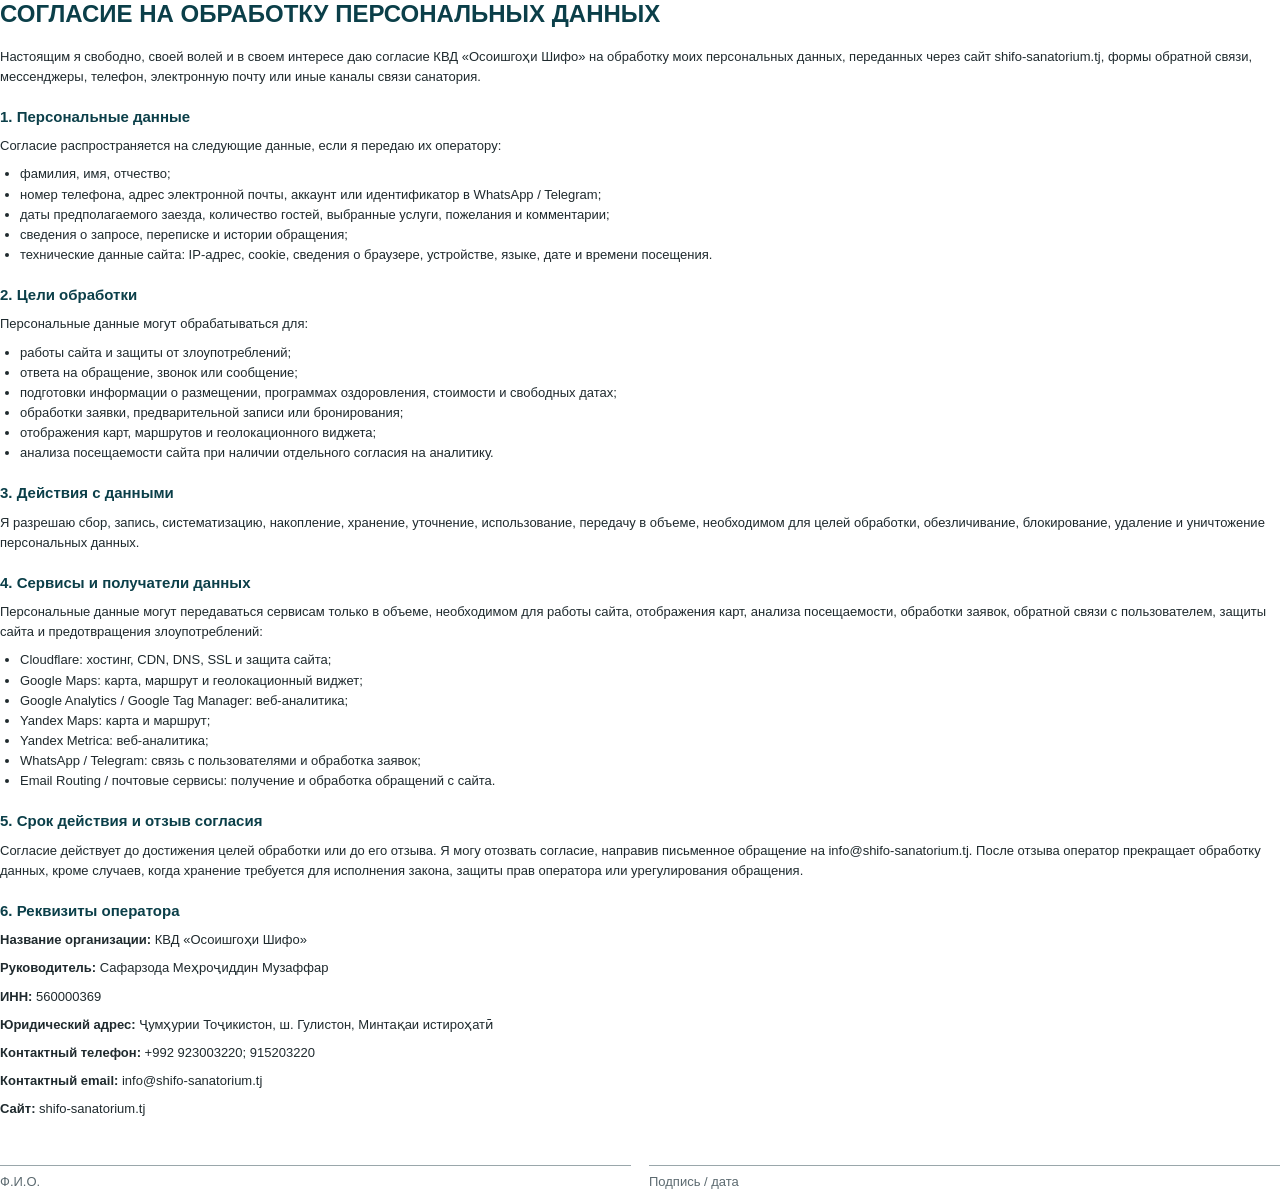
<file: docs/soglasie-na-obrabotku-personalnyh-dannyh-shifo-life.html>
<!doctype html>
<html lang="ru">
<head>
  <meta charset="utf-8">
  <title>Согласие на обработку персональных данных | КВД «Осоишгоҳи Шифо»</title>
  <style>
    @page { margin: 18mm; }
    body {
      margin: 0;
      color: #1f2a2e;
      font-family: Arial, "Helvetica Neue", sans-serif;
      font-size: 13px;
      line-height: 1.55;
    }
    h1 {
      margin: 0 0 18px;
      color: #0b3f49;
      font-size: 24px;
      line-height: 1.2;
      text-transform: uppercase;
    }
    h2 {
      margin: 18px 0 8px;
      color: #0b3f49;
      font-size: 15px;
    }
    p { margin: 0 0 8px; }
    ul { margin: 0 0 8px 20px; padding: 0; }
    .sign {
      margin-top: 24px;
      display: grid;
      grid-template-columns: 1fr 1fr;
      gap: 18px;
    }
    .line {
      margin-top: 22px;
      border-top: 1px solid #9aa7ab;
      padding-top: 6px;
      color: #5c6a70;
    }
  </style>
</head>
<body>
  <h1>Согласие на обработку персональных данных</h1>

  <p>
    Настоящим я свободно, своей волей и в своем интересе даю согласие КВД «Осоишгоҳи Шифо»
    на обработку моих персональных данных, переданных через сайт shifo-sanatorium.tj, формы обратной связи,
    мессенджеры, телефон, электронную почту или иные каналы связи санатория.
  </p>

  <h2>1. Персональные данные</h2>
  <p>Согласие распространяется на следующие данные, если я передаю их оператору:</p>
  <ul>
    <li>фамилия, имя, отчество;</li>
    <li>номер телефона, адрес электронной почты, аккаунт или идентификатор в WhatsApp / Telegram;</li>
    <li>даты предполагаемого заезда, количество гостей, выбранные услуги, пожелания и комментарии;</li>
    <li>сведения о запросе, переписке и истории обращения;</li>
    <li>технические данные сайта: IP-адрес, cookie, сведения о браузере, устройстве, языке, дате и времени посещения.</li>
  </ul>

  <h2>2. Цели обработки</h2>
  <p>Персональные данные могут обрабатываться для:</p>
  <ul>
    <li>работы сайта и защиты от злоупотреблений;</li>
    <li>ответа на обращение, звонок или сообщение;</li>
    <li>подготовки информации о размещении, программах оздоровления, стоимости и свободных датах;</li>
    <li>обработки заявки, предварительной записи или бронирования;</li>
    <li>отображения карт, маршрутов и геолокационного виджета;</li>
    <li>анализа посещаемости сайта при наличии отдельного согласия на аналитику.</li>
  </ul>

  <h2>3. Действия с данными</h2>
  <p>
    Я разрешаю сбор, запись, систематизацию, накопление, хранение, уточнение, использование, передачу в объеме,
    необходимом для целей обработки, обезличивание, блокирование, удаление и уничтожение персональных данных.
  </p>

  <h2>4. Сервисы и получатели данных</h2>
  <p>
    Персональные данные могут передаваться сервисам только в объеме, необходимом для работы сайта,
    отображения карт, анализа посещаемости, обработки заявок, обратной связи с пользователем, защиты сайта
    и предотвращения злоупотреблений:
  </p>
  <ul>
    <li>Cloudflare: хостинг, CDN, DNS, SSL и защита сайта;</li>
    <li>Google Maps: карта, маршрут и геолокационный виджет;</li>
    <li>Google Analytics / Google Tag Manager: веб-аналитика;</li>
    <li>Yandex Maps: карта и маршрут;</li>
    <li>Yandex Metrica: веб-аналитика;</li>
    <li>WhatsApp / Telegram: связь с пользователями и обработка заявок;</li>
    <li>Email Routing / почтовые сервисы: получение и обработка обращений с сайта.</li>
  </ul>

  <h2>5. Срок действия и отзыв согласия</h2>
  <p>
    Согласие действует до достижения целей обработки или до его отзыва. Я могу отозвать согласие, направив
    письменное обращение на info@shifo-sanatorium.tj. После отзыва оператор прекращает обработку данных,
    кроме случаев, когда хранение требуется для исполнения закона, защиты прав оператора или урегулирования обращения.
  </p>

  <h2>6. Реквизиты оператора</h2>
  <p><strong>Название организации:</strong> КВД «Осоишгоҳи Шифо»</p>
  <p><strong>Руководитель:</strong> Сафарзода Меҳроҷиддин Музаффар</p>
  <p><strong>ИНН:</strong> 560000369</p>
  <p><strong>Юридический адрес:</strong> Ҷумҳурии Тоҷикистон, ш. Гулистон, Минтақаи истироҳатӣ</p>
  <p><strong>Контактный телефон:</strong> +992 923003220; 915203220</p>
  <p><strong>Контактный email:</strong> info@shifo-sanatorium.tj</p>
  <p><strong>Сайт:</strong> shifo-sanatorium.tj</p>


  <div class="sign">
    <div class="line">Ф.И.О.</div>
    <div class="line">Подпись / дата</div>
  </div>
</body>
</html>
</file>
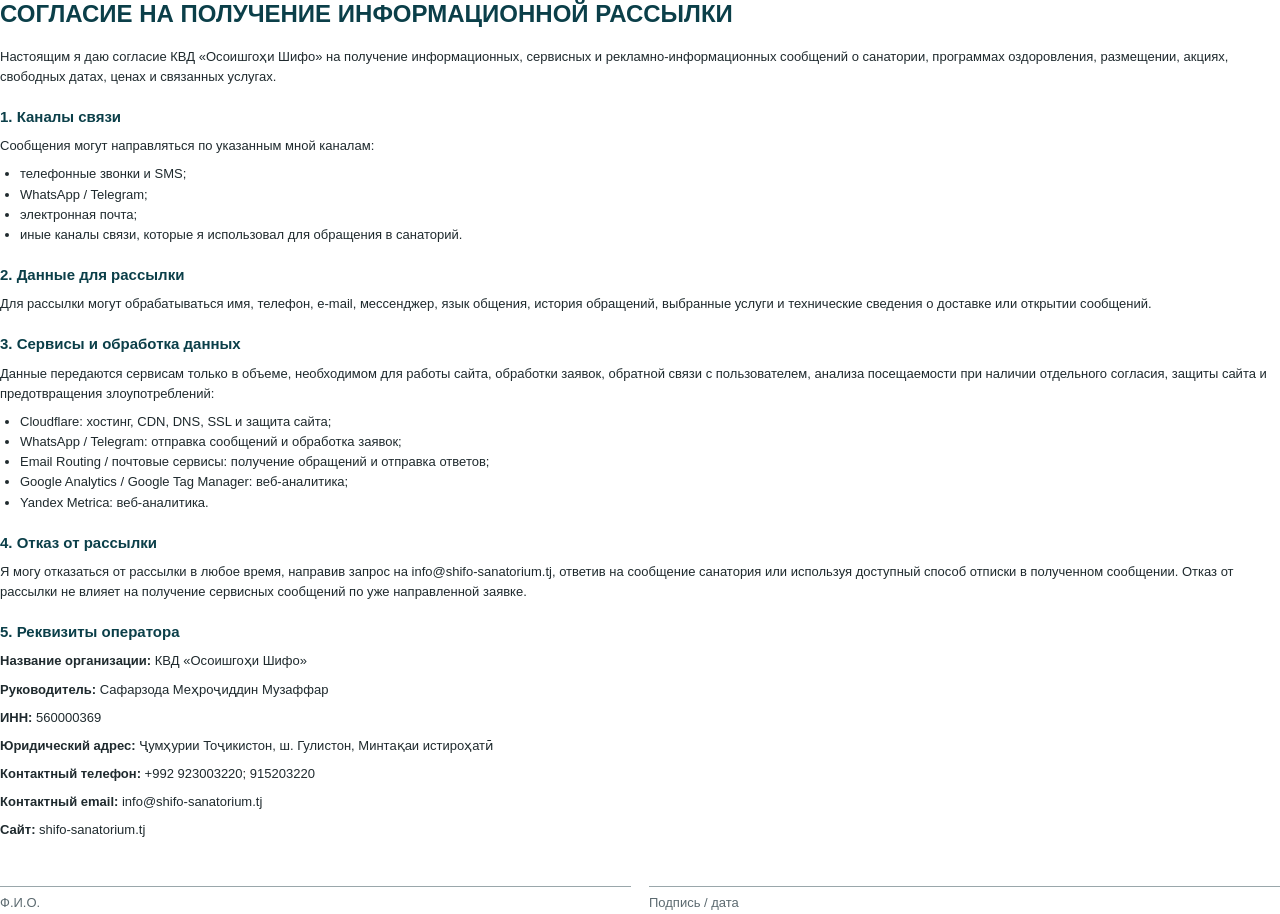
<file: docs/soglasie-na-poluchenie-rassylki-shifo-life.html>
<!doctype html>
<html lang="ru">
<head>
  <meta charset="utf-8">
  <title>Согласие на получение рассылки | КВД «Осоишгоҳи Шифо»</title>
  <style>
    @page { margin: 18mm; }
    body {
      margin: 0;
      color: #1f2a2e;
      font-family: Arial, "Helvetica Neue", sans-serif;
      font-size: 13px;
      line-height: 1.55;
    }
    h1 {
      margin: 0 0 18px;
      color: #0b3f49;
      font-size: 24px;
      line-height: 1.2;
      text-transform: uppercase;
    }
    h2 {
      margin: 18px 0 8px;
      color: #0b3f49;
      font-size: 15px;
    }
    p { margin: 0 0 8px; }
    ul { margin: 0 0 8px 20px; padding: 0; }
    .sign {
      margin-top: 24px;
      display: grid;
      grid-template-columns: 1fr 1fr;
      gap: 18px;
    }
    .line {
      margin-top: 22px;
      border-top: 1px solid #9aa7ab;
      padding-top: 6px;
      color: #5c6a70;
    }
  </style>
</head>
<body>
  <h1>Согласие на получение информационной рассылки</h1>

  <p>
    Настоящим я даю согласие КВД «Осоишгоҳи Шифо» на получение информационных,
    сервисных и рекламно-информационных сообщений о санатории, программах оздоровления, размещении,
    акциях, свободных датах, ценах и связанных услугах.
  </p>

  <h2>1. Каналы связи</h2>
  <p>Сообщения могут направляться по указанным мной каналам:</p>
  <ul>
    <li>телефонные звонки и SMS;</li>
    <li>WhatsApp / Telegram;</li>
    <li>электронная почта;</li>
    <li>иные каналы связи, которые я использовал для обращения в санаторий.</li>
  </ul>

  <h2>2. Данные для рассылки</h2>
  <p>
    Для рассылки могут обрабатываться имя, телефон, e-mail, мессенджер, язык общения, история обращений,
    выбранные услуги и технические сведения о доставке или открытии сообщений.
  </p>

  <h2>3. Сервисы и обработка данных</h2>
  <p>
    Данные передаются сервисам только в объеме, необходимом для работы сайта, обработки заявок,
    обратной связи с пользователем, анализа посещаемости при наличии отдельного согласия, защиты сайта
    и предотвращения злоупотреблений:
  </p>
  <ul>
    <li>Cloudflare: хостинг, CDN, DNS, SSL и защита сайта;</li>
    <li>WhatsApp / Telegram: отправка сообщений и обработка заявок;</li>
    <li>Email Routing / почтовые сервисы: получение обращений и отправка ответов;</li>
    <li>Google Analytics / Google Tag Manager: веб-аналитика;</li>
    <li>Yandex Metrica: веб-аналитика.</li>
  </ul>

  <h2>4. Отказ от рассылки</h2>
  <p>
    Я могу отказаться от рассылки в любое время, направив запрос на info@shifo-sanatorium.tj,
    ответив на сообщение санатория или используя доступный способ отписки в полученном сообщении.
    Отказ от рассылки не влияет на получение сервисных сообщений по уже направленной заявке.
  </p>

  <h2>5. Реквизиты оператора</h2>
  <p><strong>Название организации:</strong> КВД «Осоишгоҳи Шифо»</p>
  <p><strong>Руководитель:</strong> Сафарзода Меҳроҷиддин Музаффар</p>
  <p><strong>ИНН:</strong> 560000369</p>
  <p><strong>Юридический адрес:</strong> Ҷумҳурии Тоҷикистон, ш. Гулистон, Минтақаи истироҳатӣ</p>
  <p><strong>Контактный телефон:</strong> +992 923003220; 915203220</p>
  <p><strong>Контактный email:</strong> info@shifo-sanatorium.tj</p>
  <p><strong>Сайт:</strong> shifo-sanatorium.tj</p>


  <div class="sign">
    <div class="line">Ф.И.О.</div>
    <div class="line">Подпись / дата</div>
  </div>
</body>
</html>
</file>
<file: assets/css/main.css>
:root {
      --lake: #0E4F5C;
      --lake-dark: #083640;
      --green: #6A8F72;
      --sand: #F3E8D0;
      --cream: #FBF7EF;
      --white: #FFFFFF;
      --ink: #1F2A2E;
      --muted: #66737A;
      --line: rgba(14, 79, 92, 0.16);
      --shadow: 0 20px 55px rgba(8, 54, 64, 0.13);
      --shadow-soft: 0 12px 32px rgba(8, 54, 64, 0.09);
      --radius-lg: 24px;
      --radius-md: 18px;
      --container: 1180px;
      --header-height: 74px;
      --font-ui: Euclid, Manrope, "Segoe UI", Arial, sans-serif;
      --font-display: SangBleuKingdom, Georgia, "Times New Roman", serif;
      --shifo-blue: #2E4E73;
      --shifo-sky: #8CB8D9;
      --shifo-sand: #D8C7A1;
      --shifo-gold: #D6B25E;
      --shifo-terracotta: #B56A4A;
      --shifo-bg: #F8F5EE;
    }

    * {
      box-sizing: border-box;
    }

    html {
      scroll-behavior: smooth;
      scroll-padding-top: calc(var(--header-height) + 18px);
      overflow-x: clip;
    }

    body {
      margin: 0;
      font-family: var(--font-ui);
      color: var(--ink);
      position: relative;
      background:
        radial-gradient(circle at 12% 4%, rgba(140, 184, 217, 0.16), transparent 28rem),
        linear-gradient(180deg, rgba(252, 250, 247, 0.76) 0%, rgba(248, 245, 238, 0.72) 46%, rgba(247, 236, 216, 0.78) 100%),
        url("../patterns/shifo-ornament.svg");
      background-repeat: no-repeat, no-repeat, repeat;
      background-size: auto, auto, 1200px auto;
      line-height: 1.55;
      min-width: 320px;
      overflow-x: hidden;
    }

    body.is-locked {
      overflow: hidden;
    }

    a {
      color: inherit;
      text-decoration: none;
    }

    img,
    svg {
      display: block;
      max-width: 100%;
    }

    button,
    input,
    textarea {
      font: inherit;
    }

    .container {
      width: min(calc(100% - 32px), var(--container));
      margin-inline: auto;
    }

    .bg-shifo-pattern:not(body) {
      background-image: url("../patterns/shifo-ornament.svg");
      background-repeat: repeat;
      background-size: 1200px auto;
    }

    .bg-shifo-hero {
      background-color: var(--shifo-bg);
    }

    .bg-shifo-light {
      background:
        url("../patterns/shifo-ornament.svg") center top / 1200px auto repeat,
        var(--shifo-bg);
    }

    .bg-shifo-dark {
      color: var(--white);
      background: linear-gradient(135deg, var(--shifo-blue), var(--lake-dark));
    }

    .site-header {
      position: absolute;
      inset: 0 0 auto 0;
      z-index: 40;
      min-height: var(--header-height);
      color: var(--white);
      background: linear-gradient(90deg, rgba(4, 10, 12, 0.74), rgba(6, 31, 36, 0.42) 58%, rgba(6, 31, 36, 0.16));
      border-bottom: 1px solid rgba(255, 255, 255, 0.14);
      backdrop-filter: blur(12px);
    }

    .site-header .container {
      width: min(calc(100% - 48px), 1740px);
    }

    .header-inner {
      min-height: var(--header-height);
      display: flex;
      align-items: center;
      justify-content: space-between;
      gap: 16px;
    }

    .brand {
      display: inline-flex;
      align-items: center;
      gap: 12px;
      min-width: 0;
      flex: 0 1 auto;
      color: var(--white);
    }

    .brand-logo-wrap {
      width: 44px;
      height: 44px;
      border-radius: 50%;
      display: grid;
      place-items: center;
      background: transparent;
      border: 0;
      box-shadow: none;
      flex: 0 0 auto;
      overflow: hidden;
    }

    .brand-logo {
      display: block;
      width: 44px;
      height: 44px;
      object-fit: contain;
    }

    .brand-name {
      display: block;
      font-size: 28px;
      font-weight: 900;
      line-height: 1;
      color: #E53935;
      letter-spacing: 0.06em;
      text-transform: uppercase;
      white-space: nowrap;
    }

    .brand-place {
      display: block;
      margin-top: 4px;
      font-size: 12px;
      font-weight: 700;
      color: var(--green);
      white-space: nowrap;
    }

    .desktop-nav {
      display: none;
      align-items: center;
      gap: 8px;
      margin-left: 28px;
    }

    .desktop-nav a {
      min-height: 44px;
      display: inline-flex;
      align-items: center;
      padding: 0 9px;
      border-radius: 0;
      color: rgba(255, 255, 255, 0.9);
      font-size: 15px;
      font-weight: 500;
      transition: color 180ms ease, background-color 180ms ease;
    }

    .desktop-nav a:hover,
    .desktop-nav a:focus-visible {
      color: var(--white);
      background: rgba(255, 255, 255, 0.08);
      outline: none;
    }

    .header-actions {
      display: flex;
      align-items: center;
      gap: 14px;
      flex: 0 0 auto;
      margin-left: auto;
    }

    .phone-contact {
      position: relative;
      display: inline-flex;
      align-items: center;
    }

    .lang-switcher {
      display: none;
      align-items: center;
      gap: 4px;
      padding: 4px;
      border: 1px solid rgba(255, 255, 255, 0.18);
      border-radius: 999px;
      background: rgba(255, 255, 255, 0.1);
      box-shadow: none;
    }

    .lang-switcher button,
    .mobile-lang button {
      min-width: 40px;
      min-height: 38px;
      border: 0;
      border-radius: 999px;
      color: inherit;
      background: transparent;
      font-size: 12px;
      font-weight: 900;
      cursor: pointer;
    }

    .lang-switcher button.is-active,
    .mobile-lang button.is-active {
      color: var(--lake-dark);
      background: var(--white);
    }

    .btn {
      max-width: 100%;
      min-width: 0;
      min-height: 46px;
      display: inline-flex;
      align-items: center;
      justify-content: center;
      gap: 9px;
      border: 1px solid transparent;
      border-radius: 999px;
      padding: 12px 18px;
      font-size: 14px;
      font-weight: 800;
      line-height: 1.1;
      cursor: pointer;
      transition: transform 180ms ease, box-shadow 180ms ease, background-color 180ms ease, border-color 180ms ease;
    }

    .btn:hover {
      transform: translateY(-1px);
    }

    .btn:focus-visible,
    .burger:focus-visible,
    .faq-question:focus-visible {
      outline: 3px solid rgba(14, 79, 92, 0.24);
      outline-offset: 3px;
    }

    .btn-primary {
      color: var(--white);
      background: var(--lake);
      box-shadow: 0 12px 24px rgba(14, 79, 92, 0.24);
    }

    .btn-primary:hover {
      background: var(--lake-dark);
      box-shadow: 0 16px 28px rgba(14, 79, 92, 0.28);
    }

    .btn-outline {
      color: var(--lake-dark);
      background: rgba(255, 255, 255, 0.68);
      border-color: rgba(14, 79, 92, 0.2);
    }

    .btn-outline:hover {
      background: var(--white);
      border-color: rgba(14, 79, 92, 0.34);
    }

    .btn-sand {
      color: var(--lake-dark);
      background: var(--sand);
      border-color: rgba(8, 54, 64, 0.08);
    }

    .btn-sand:hover {
      background: #ead9b7;
    }

    .btn-ghost {
      color: var(--lake-dark);
      background: transparent;
      border-color: rgba(14, 79, 92, 0.24);
    }

    .wa-icon,
    .phone-icon,
    .arrow-icon {
      width: 18px;
      height: 18px;
      flex: 0 0 auto;
    }

    .header-book {
      display: none;
    }

    .header-phone {
      min-height: 44px;
      display: inline-flex;
      align-items: center;
      gap: 8px;
      color: rgba(255, 255, 255, 0.94);
      font-size: 16px;
      font-weight: 800;
      white-space: nowrap;
      min-width: 0;
      cursor: pointer;
    }

    .phone-number {
      min-width: 0;
      display: inline-block;
      overflow: hidden;
      text-overflow: ellipsis;
      white-space: nowrap;
    }

    .phone-caret {
      width: 13px;
      height: 13px;
      margin-left: 2px;
      transition: transform 180ms ease;
    }

    .phone-contact:hover .phone-caret,
    .phone-contact:focus-within .phone-caret,
    .phone-contact.is-open .phone-caret {
      transform: rotate(180deg);
    }

    .phone-dropdown {
      position: absolute;
      top: calc(100% + 14px);
      right: 0;
      width: min(300px, calc(100vw - 32px));
      padding: 24px;
      color: var(--ink);
      background: var(--white);
      box-shadow: 0 24px 46px rgba(8, 54, 64, 0.18);
      opacity: 0;
      visibility: hidden;
      transform: translateY(8px);
      pointer-events: none;
      transition: opacity 180ms ease, transform 180ms ease, visibility 180ms ease;
      z-index: 90;
    }

    .phone-dropdown::before {
      content: "";
      position: absolute;
      inset: -16px 0 auto;
      height: 16px;
    }

    .phone-contact:hover .phone-dropdown,
    .phone-contact:focus-within .phone-dropdown,
    .phone-contact.is-open .phone-dropdown {
      opacity: 1;
      visibility: visible;
      transform: translateY(0);
      pointer-events: auto;
    }

    .phone-menu-group + .phone-menu-group {
      margin-top: 22px;
    }

    .phone-menu-title {
      display: block;
      margin-bottom: 13px;
      color: #9aa1a4;
      font-size: 13px;
      font-weight: 800;
      line-height: 1.35;
      text-transform: uppercase;
    }

    .phone-socials {
      display: flex;
      align-items: center;
      gap: 16px;
    }

    .phone-social-link {
      width: 32px;
      height: 32px;
      display: inline-grid;
      place-items: center;
      transition: color 180ms ease, transform 180ms ease;
    }

    .phone-social-link:hover,
    .phone-social-link:focus-visible {
      transform: translateY(-1px);
      outline: none;
    }

    .phone-social-link svg {
      width: 32px;
      height: 32px;
      display: block;
    }

    .phone-contact-list,
    .phone-mail-list {
      display: grid;
      gap: 8px;
    }

    .phone-contact-list a,
    .phone-mail-list a {
      color: var(--ink);
      font-size: 16px;
      font-weight: 700;
      line-height: 1.35;
      word-break: break-word;
    }

    .phone-contact-list a:hover,
    .phone-contact-list a:focus-visible,
    .phone-mail-list a:hover,
    .phone-mail-list a:focus-visible {
      color: var(--green);
      outline: none;
    }

    .header-book {
      min-height: 44px;
      padding-inline: 18px;
      color: var(--lake-dark);
      background: rgba(255, 255, 255, 0.92);
      border-color: rgba(255, 255, 255, 0.7);
      box-shadow: none;
    }

    .header-book:hover {
      background: var(--white);
      box-shadow: none;
    }

    .burger {
      width: 46px;
      height: 46px;
      display: inline-grid;
      place-items: center;
      color: var(--white);
      background: rgba(255, 255, 255, 0.12);
      border: 1px solid rgba(255, 255, 255, 0.24);
      border-radius: 50%;
      cursor: pointer;
      box-shadow: none;
      flex: 0 0 auto;
    }

    .burger-lines,
    .burger-lines::before,
    .burger-lines::after {
      width: 18px;
      height: 2px;
      display: block;
      border-radius: 99px;
      background: currentColor;
      transition: transform 180ms ease, opacity 180ms ease;
    }

    .burger-lines {
      position: relative;
    }

    .burger-lines::before,
    .burger-lines::after {
      content: "";
      position: absolute;
      left: 0;
    }

    .burger-lines::before {
      top: -6px;
    }

    .burger-lines::after {
      top: 6px;
    }

    .burger[aria-expanded="true"] .burger-lines {
      transform: rotate(45deg);
    }

    .burger[aria-expanded="true"] .burger-lines::before {
      transform: translateY(6px) rotate(90deg);
    }

    .burger[aria-expanded="true"] .burger-lines::after {
      transform: translateY(-6px);
      opacity: 0;
    }

    .mobile-panel {
      position: fixed;
      inset: var(--header-height) 0 auto 0;
      z-index: 35;
      display: none;
      background: rgba(251, 247, 239, 0.98);
      border-bottom: 1px solid rgba(14, 79, 92, 0.12);
      box-shadow: var(--shadow-soft);
    }

    .mobile-panel.is-open {
      display: block;
    }

    .mobile-nav {
      width: min(calc(100% - 32px), var(--container));
      margin-inline: auto;
      padding: 16px 0 22px;
      display: grid;
      gap: 8px;
    }

    .mobile-lang {
      display: grid;
      grid-template-columns: repeat(4, minmax(0, 1fr));
      gap: 8px;
      padding: 6px;
      border-radius: 18px;
      background: rgba(255, 255, 255, 0.72);
      border: 1px solid rgba(14, 79, 92, 0.1);
    }

    .mobile-lang button.is-active {
      color: var(--white);
      background: var(--lake);
    }

    .mobile-nav a {
      min-height: 46px;
      display: flex;
      align-items: center;
      justify-content: space-between;
      padding: 12px 14px;
      border-radius: 16px;
      color: var(--lake-dark);
      background: rgba(255, 255, 255, 0.7);
      border: 1px solid rgba(14, 79, 92, 0.1);
      font-size: 15px;
      font-weight: 800;
    }

    main {
      overflow: hidden;
    }

    .hero {
      position: relative;
      isolation: isolate;
      min-height: 100svh;
      display: flex;
      align-items: center;
      padding: calc(var(--header-height) + 88px) 0 86px;
      color: var(--white);
      background-image:
        linear-gradient(90deg, rgba(2, 8, 10, 0.82) 0%, rgba(2, 8, 10, 0.62) 36%, rgba(2, 8, 10, 0.24) 72%, rgba(2, 8, 10, 0.16) 100%),
        linear-gradient(180deg, rgba(0, 0, 0, 0.34) 0%, rgba(0, 0, 0, 0.04) 38%, rgba(0, 0, 0, 0.42) 100%),
        url("../../img/webp/main-pic-hero.webp");
      background-position: center;
      background-size: cover;
      background-repeat: no-repeat;
    }

    .hero::before {
      content: "";
      position: absolute;
      inset: 0;
      background: linear-gradient(90deg, rgba(255, 255, 255, 0.08) 0 1px, transparent 1px 25%, rgba(255, 255, 255, 0.07) 25% calc(25% + 1px), transparent calc(25% + 1px) 50%, rgba(255, 255, 255, 0.07) 50% calc(50% + 1px), transparent calc(50% + 1px) 75%, rgba(255, 255, 255, 0.07) 75% calc(75% + 1px), transparent calc(75% + 1px));
      pointer-events: none;
      z-index: 0;
    }

    .hero-grid {
      position: relative;
      z-index: 1;
      display: grid;
      width: min(calc(100% - 48px), 1740px);
      margin-inline: auto;
      gap: 28px;
      align-items: end;
    }

    .hero-copy {
      max-width: 1120px;
    }

    .hero-title-line {
      display: block;
    }

    .hero-title-tg-only {
      display: none;
    }

    html:lang(tg) .hero-title-tg-only {
      display: block;
    }

    .hero-title-slogan {
      display: none;
    }

    #hero-title.is-slogan .hero-title-primary {
      display: none;
    }

    #hero-title.is-slogan {
      display: flex;
      align-items: center;
      min-height: 2.56em;
    }

    #hero-title.is-slogan .hero-title-slogan {
      display: block;
      width: 100%;
    }

    h1,
    h2,
    h3,
    p {
      margin-top: 0;
    }

    h1 {
      margin-bottom: 24px;
      color: inherit;
      font-family: var(--font-display);
      font-size: clamp(38px, 3.25vw, 46px);
      font-weight: 300;
      line-height: 1.28;
      letter-spacing: 0;
      text-transform: uppercase;
      max-width: 100%;
      overflow-wrap: break-word;
      text-wrap: balance;
    }

    .hero-lead {
      max-width: min(1040px, 100%);
      margin-bottom: 30px;
      color: rgba(255, 255, 255, 0.92);
      font-size: 22px;
      line-height: 1.38;
      font-weight: 400;
      white-space: nowrap;
    }

    .hero-actions {
      display: flex;
      flex-wrap: wrap;
      gap: 12px;
      margin-bottom: 0;
    }

    .hero-actions .btn {
      min-height: 64px;
      border-radius: 0;
      padding: 18px 26px;
      font-size: 18px;
      font-weight: 500;
    }

    .hero-actions .btn-primary {
      color: var(--white);
      background: #C1A84C;
      border-color: rgba(255, 255, 255, 0.18);
      box-shadow: none;
    }

    .hero-actions .btn-primary:hover {
      background: #877635;
      box-shadow: none;
    }

    .hero-actions .btn-outline {
      color: var(--white);
      background: rgba(0, 0, 0, 0.28);
      border-color: rgba(255, 255, 255, 0.32);
    }

    .hero-actions .btn-outline:hover {
      background: rgba(255, 255, 255, 0.12);
      border-color: rgba(255, 255, 255, 0.62);
    }


    .cookie-consent {
      position: fixed;
      left: 50%;
      right: auto;
      bottom: 24px;
      z-index: 70;
      display: none;
      grid-template-columns: minmax(0, 1fr) auto;
      gap: 18px;
      align-items: center;
      width: min(1120px, calc(100vw - 48px));
      max-width: none;
      margin-inline: auto;
      padding: 18px;
      color: var(--ink);
      background: rgba(255, 255, 255, 0.96);
      border: 1px solid rgba(20, 26, 37, 0.12);
      box-shadow: 0 22px 60px rgba(3, 18, 22, 0.22);
      backdrop-filter: blur(16px);
      transform: translateX(-50%);
    }

    .cookie-consent.is-visible {
      display: grid;
    }

    .cookie-consent p {
      min-width: 0;
      margin: 0;
      color: rgba(31, 42, 46, 0.86);
      font-size: 14px;
      line-height: 1.45;
      font-weight: 400;
      overflow-wrap: break-word;
    }

    .cookie-actions {
      display: flex;
      flex-wrap: wrap;
      gap: 8px;
      justify-content: flex-end;
    }

    .cookie-settings {
      grid-column: 1 / -1;
      display: none;
      padding-top: 14px;
      border-top: 1px solid rgba(20, 26, 37, 0.1);
    }

    .cookie-consent.is-configuring .cookie-settings {
      display: block;
    }

    .cookie-settings label {
      display: flex;
      gap: 10px;
      align-items: flex-start;
      color: var(--ink);
      font-size: 14px;
      font-weight: 500;
    }

    .badges {
      display: flex;
      flex-wrap: wrap;
      gap: 8px;
    }

    .badge {
      max-width: 100%;
      min-height: 38px;
      display: inline-flex;
      align-items: center;
      border-radius: 999px;
      padding: 8px 13px;
      color: var(--lake-dark);
      background: rgba(255, 255, 255, 0.72);
      border: 1px solid rgba(14, 79, 92, 0.12);
      font-size: 13px;
      font-weight: 800;
      box-shadow: 0 8px 18px rgba(8, 54, 64, 0.06);
      white-space: normal;
    }

    .hero-media {
      position: relative;
      min-height: 420px;
      border-radius: 28px;
      overflow: hidden;
      background:
        linear-gradient(180deg, rgba(8, 54, 64, 0.12), rgba(8, 54, 64, 0.5)),
        url("../../img/webp/shifo-138.webp") center / cover no-repeat;
      box-shadow: var(--shadow);
      isolation: isolate;
    }

    .hero-media::before {
      content: "";
      position: absolute;
      inset: 0;
      background:
        radial-gradient(circle at 20% 18%, rgba(255, 255, 255, 0.72), transparent 0 84px, transparent 85px),
        linear-gradient(170deg, transparent 0 36%, rgba(8, 54, 64, 0.1) 36% 37%, transparent 37%),
        linear-gradient(180deg, transparent 0 50%, rgba(14, 79, 92, 0.2) 50% 53%, rgba(255, 255, 255, 0.32) 53% 55%, rgba(14, 79, 92, 0.22) 55% 58%, transparent 58%);
      opacity: 0.9;
      z-index: -1;
    }

    .hero-photo-placeholder {
      position: absolute;
      inset: 18px;
      display: flex;
      flex-direction: column;
      justify-content: space-between;
      gap: 20px;
      border: 1px solid rgba(255, 255, 255, 0.72);
      border-radius: 22px;
      padding: 18px;
      background: linear-gradient(180deg, rgba(255, 255, 255, 0.08), rgba(8, 54, 64, 0.18));
    }

    .placeholder-copy {
      max-width: 300px;
      padding: 16px;
      border-radius: 18px;
      color: var(--lake-dark);
      background: rgba(255, 255, 255, 0.78);
      box-shadow: 0 14px 30px rgba(8, 54, 64, 0.1);
    }

    .placeholder-copy strong {
      display: block;
      margin-bottom: 6px;
      font-size: 15px;
      line-height: 1.2;
    }

    .placeholder-copy span {
      display: block;
      color: var(--muted);
      font-size: 12px;
      font-weight: 700;
      line-height: 1.35;
    }

    .hero-note {
      align-self: flex-end;
      max-width: 245px;
      padding: 14px 16px;
      border-radius: 18px;
      color: var(--white);
      background: rgba(8, 54, 64, 0.82);
      box-shadow: 0 14px 28px rgba(8, 54, 64, 0.18);
    }

    .hero-note b {
      display: block;
      font-size: 22px;
      line-height: 1;
    }

    .hero-note span {
      display: block;
      margin-top: 5px;
      color: rgba(255, 255, 255, 0.8);
      font-size: 12px;
      font-weight: 700;
    }

    .section {
      padding: 58px 0;
    }

    .section-tight {
      padding: 40px 0;
    }

    main > section:not(.hero) {
      content-visibility: auto;
      contain-intrinsic-size: 1px 820px;
    }

    .section-head {
      display: grid;
      gap: 14px;
      margin-bottom: 26px;
    }

    .section-head.wide {
      align-items: end;
    }

    .section-title {
      margin-bottom: 0;
      color: var(--lake-dark);
      font-size: clamp(30px, 8vw, 54px);
      line-height: 1.02;
      letter-spacing: 0;
    }

    .section-text {
      margin-bottom: 0;
      color: var(--muted);
      font-size: 17px;
      line-height: 1.58;
    }

    .trust-grid,
    .program-grid,
    .recovery-grid,
    .procedure-grid,
    .room-grid,
    .review-grid,
    .contact-grid {
      display: grid;
      gap: 16px;
    }

    .card {
      border: 1px solid rgba(14, 79, 92, 0.12);
      border-radius: var(--radius-lg);
      background: rgba(255, 255, 255, 0.74);
      box-shadow: var(--shadow-soft);
    }

    .trust-card {
      padding: 22px;
      min-height: 190px;
      display: flex;
      flex-direction: column;
      justify-content: space-between;
    }

    .card-icon {
      width: 48px;
      height: 48px;
      display: grid;
      place-items: center;
      border-radius: 50%;
      color: var(--lake);
      background: rgba(14, 79, 92, 0.1);
    }

    .card-icon svg {
      width: 24px;
      height: 24px;
    }

    .trust-card {
      --trust-bg-1: #5dd4f2;
      --trust-bg-2: #168abd;
      --trust-glow: rgba(93, 212, 242, 0.25);
      --trust-icon-mask: url("data:image/svg+xml,%3Csvg xmlns='http://www.w3.org/2000/svg' viewBox='0 0 24 24'%3E%3Cpath fill='black' d='M3 14c2 0 2.8-1 4.5-1s2.5 1 4.5 1 2.8-1 4.5-1S19 14 21 14v2c-2 0-2.8-1-4.5-1S14 16 12 16s-2.8-1-4.5-1S5 16 3 16v-2Zm0 4c2 0 2.8-1 4.5-1s2.5 1 4.5 1 2.8-1 4.5-1S19 18 21 18v2c-2 0-2.8-1-4.5-1S14 20 12 20s-2.8-1-4.5-1S5 20 3 20v-2ZM5 8h14v2H5V8Zm2-4h10v2H7V4Z'/%3E%3C/svg%3E");
      position: relative;
      overflow: hidden;
      background:
        radial-gradient(circle at 92% 8%, var(--trust-glow), transparent 38%),
        rgba(255, 255, 255, 0.78);
      transition: transform 180ms ease, box-shadow 180ms ease, border-color 180ms ease;
    }

    .trust-card:hover {
      transform: translateY(-2px);
      border-color: rgba(14, 79, 92, 0.2);
      box-shadow: 0 24px 44px rgba(8, 54, 64, 0.16);
    }

    .trust-card > * {
      position: relative;
      z-index: 1;
    }

    .trust-card .card-icon {
      width: 54px;
      height: 54px;
      position: relative;
      overflow: hidden;
      border-radius: 18px;
      color: var(--white);
      background:
        radial-gradient(circle at 28% 22%, rgba(255, 255, 255, 0.96), rgba(255, 255, 255, 0.18) 24%, transparent 42%),
        linear-gradient(135deg, var(--trust-bg-1), var(--trust-bg-2));
      border: 1px solid rgba(255, 255, 255, 0.74);
      box-shadow: 0 16px 30px rgba(8, 54, 64, 0.16), 0 0 0 8px var(--trust-glow);
    }

    .trust-card .card-icon::after {
      content: "";
      position: absolute;
      inset: 11px;
      border-radius: 999px;
      background: rgba(255, 255, 255, 0.16);
    }

    .trust-card .card-icon::before {
      content: "";
      width: 28px;
      height: 28px;
      position: relative;
      z-index: 2;
      background: currentColor;
      -webkit-mask: var(--trust-icon-mask) center / contain no-repeat;
      mask: var(--trust-icon-mask) center / contain no-repeat;
      filter: drop-shadow(0 3px 5px rgba(0, 0, 0, 0.16));
    }

    .trust-card .card-icon svg {
      display: none;
    }

    .trust-card:nth-child(2) {
      --trust-bg-1: #83e58f;
      --trust-bg-2: #129981;
      --trust-glow: rgba(131, 229, 143, 0.24);
      --trust-icon-mask: url("data:image/svg+xml,%3Csvg xmlns='http://www.w3.org/2000/svg' viewBox='0 0 24 24'%3E%3Cpath fill='black' d='M20 4c-7 0-12 3.8-12 9.5V16l-3 3 1.4 1.4 3-3H12C17.7 17.4 22 12 22 4h-2ZM10 15.4v-1.9C10 9.8 13 7 18.9 6.2 18 11.3 15.1 15.4 12 15.4h-2Z'/%3E%3C/svg%3E");
    }

    .trust-card:nth-child(3) {
      --trust-bg-1: #8da2ff;
      --trust-bg-2: #594fc7;
      --trust-glow: rgba(141, 162, 255, 0.25);
      --trust-icon-mask: url("data:image/svg+xml,%3Csvg xmlns='http://www.w3.org/2000/svg' viewBox='0 0 24 24'%3E%3Cpath fill='black' d='M12 3 3 10v10h7v-6h4v6h7V10l-9-7Zm7 15h-3v-6H8v6H5v-7l7-5.4 7 5.4v7Z'/%3E%3C/svg%3E");
    }

    .trust-card:nth-child(4) {
      --trust-bg-1: #45d67d;
      --trust-bg-2: #0e7f82;
      --trust-glow: rgba(69, 214, 125, 0.24);
      --trust-icon-mask: url("data:image/svg+xml,%3Csvg xmlns='http://www.w3.org/2000/svg' viewBox='0 0 24 24'%3E%3Cpath fill='black' d='M12 2a10 10 0 0 0-8.5 15.3L2.5 21.5l4.3-1A10 10 0 1 0 12 2Zm0 2a8 8 0 0 1 0 16c-1.4 0-2.7-.36-3.84-1l-.33-.2-2.7.62.6-2.62-.22-.35A8 8 0 0 1 12 4Zm-3 5h8v2H9V9Zm0 4h6v2H9v-2Z'/%3E%3C/svg%3E");
    }

    .trust-card h3,
    .program-card h3,
    .recovery-card h3,
    .procedure-card h3,
    .room-card h3,
    .review-card h3 {
      margin: 18px 0 8px;
      color: var(--lake-dark);
      font-size: 21px;
      line-height: 1.18;
      letter-spacing: 0;
    }

    .trust-card p,
    .program-card p,
    .recovery-card p,
    .procedure-card p,
    .room-card p,
    .review-card p {
      margin-bottom: 0;
      color: var(--muted);
    }

    .about-band {
      position: relative;
      border-radius: 32px;
      padding: 22px;
      background:
        linear-gradient(135deg, rgba(8, 54, 64, 0.94), rgba(14, 79, 92, 0.9)),
        var(--lake-dark);
      color: var(--white);
      overflow: hidden;
      box-shadow: var(--shadow);
    }

    .about-band::after {
      content: "";
      position: absolute;
      width: 360px;
      height: 360px;
      right: -180px;
      top: -140px;
      border-radius: 50%;
      background: rgba(243, 232, 208, 0.14);
    }

    .about-grid {
      position: relative;
      z-index: 1;
      display: grid;
      gap: 24px;
      align-items: center;
    }

    .about-copy h2 {
      color: var(--white);
    }

    .about-copy p {
      margin: 18px 0 22px;
      color: rgba(255, 255, 255, 0.82);
      font-size: 18px;
    }

    .about-media {
      display: grid;
      gap: 16px;
      min-width: 0;
    }

    .check-list {
      display: grid;
      gap: 12px;
      margin: 0 0 24px;
      padding: 0;
      list-style: none;
    }

    .check-list li {
      display: flex;
      gap: 10px;
      align-items: flex-start;
      color: rgba(255, 255, 255, 0.88);
      font-weight: 700;
    }

    .check {
      width: 22px;
      height: 22px;
      display: inline-grid;
      place-items: center;
      border-radius: 50%;
      color: var(--lake-dark);
      background: var(--sand);
      flex: 0 0 auto;
      font-size: 13px;
      font-weight: 900;
    }

    .about-photo {
      min-height: 340px;
      border-radius: 26px;
      border: 1px solid rgba(255, 255, 255, 0.26);
      background:
        linear-gradient(180deg, rgba(8, 54, 64, 0.02), rgba(8, 54, 64, 0.44)),
        url("../../img/webp/shifo-111.webp") center / cover no-repeat;
      overflow: hidden;
    }

    .about-map {
      margin: 0;
      overflow: hidden;
      border-radius: 24px;
      border: 1px solid rgba(255, 255, 255, 0.26);
      background: rgba(255, 255, 255, 0.08);
      box-shadow: 0 20px 44px rgba(0, 0, 0, 0.18);
    }

    .about-map img {
      display: block;
      width: 100%;
      aspect-ratio: 16 / 9;
      object-fit: cover;
    }

    .about-map figcaption {
      padding: 13px 15px;
      color: rgba(255, 255, 255, 0.88);
      font-size: 14px;
      font-weight: 800;
      line-height: 1.35;
    }

    .photo-frame {
      width: 100%;
      height: 100%;
      min-height: inherit;
      display: flex;
      align-items: flex-end;
      padding: 18px;
      background: linear-gradient(180deg, transparent 42%, rgba(8, 54, 64, 0.48));
    }

    .photo-label {
      width: min(100%, 320px);
      border-radius: 18px;
      padding: 15px;
      color: var(--lake-dark);
      background: rgba(255, 255, 255, 0.76);
      border: 1px solid rgba(255, 255, 255, 0.7);
      box-shadow: 0 12px 24px rgba(8, 54, 64, 0.13);
      font-size: 14px;
      font-weight: 800;
    }

    .program-card,
    .recovery-card,
    .procedure-card,
    .room-card,
    .review-card {
      padding: 22px;
    }

    .duration {
      display: inline-flex;
      align-items: center;
      min-height: 34px;
      padding: 7px 12px;
      border-radius: 999px;
      color: var(--lake-dark);
      background: var(--sand);
      font-size: 13px;
      font-weight: 900;
    }

    .program-card ul,
    .recovery-card ul,
    .procedure-card ul,
    .room-card ul,
    .price-note ul {
      margin: 14px 0 18px;
      padding-left: 18px;
      color: var(--muted);
    }

    .program-card li,
    .recovery-card li,
    .procedure-card li,
    .room-card li,
    .price-note li {
      margin: 7px 0;
    }

    .program-card .btn,
    .room-card .btn {
      width: 100%;
    }

    .recovery-card {
      min-height: 190px;
    }

    .section[aria-labelledby="recovery-title"] .recovery-card {
      --recovery-bg-1: #f7c64a;
      --recovery-bg-2: #ef7e35;
      --recovery-glow: rgba(247, 198, 74, 0.28);
      --recovery-icon-mask: url("data:image/svg+xml,%3Csvg xmlns='http://www.w3.org/2000/svg' viewBox='0 0 24 24'%3E%3Cpath fill='black' d='M8 3a3 3 0 0 1 2.8 4.1l6.1 6.1A3 3 0 1 1 12.8 17.2L6.7 11A3 3 0 1 1 8 3Zm0 2a1 1 0 1 0 0 2h.7l7.6 7.6V15a1 1 0 1 0 1 1 1 1 0 1 0-1-1h-.4L8.3 7.3V7A1 1 0 0 0 8 5ZM5 14h2v3h3v2H7v3H5v-3H2v-2h3v-3Z'/%3E%3C/svg%3E");
      display: grid;
      grid-template-columns: 54px minmax(0, 1fr);
      gap: 16px;
      align-items: start;
      position: relative;
      overflow: hidden;
      background:
        radial-gradient(circle at 96% 6%, var(--recovery-glow), transparent 36%),
        rgba(255, 255, 255, 0.78);
      transition: transform 180ms ease, box-shadow 180ms ease, border-color 180ms ease;
    }

    .section[aria-labelledby="recovery-title"] .recovery-card:hover {
      transform: translateY(-2px);
      border-color: rgba(14, 79, 92, 0.2);
      box-shadow: 0 24px 44px rgba(8, 54, 64, 0.16);
    }

    .section[aria-labelledby="recovery-title"] .recovery-card > * {
      position: relative;
      z-index: 1;
    }

    .section[aria-labelledby="recovery-title"] .recovery-card > div {
      min-width: 0;
    }

    .section[aria-labelledby="recovery-title"] .recovery-icon {
      width: 54px;
      height: 54px;
      display: grid;
      place-items: center;
      position: relative;
      overflow: hidden;
      border-radius: 18px;
      color: var(--white);
      background:
        radial-gradient(circle at 28% 22%, rgba(255, 255, 255, 0.96), rgba(255, 255, 255, 0.18) 24%, transparent 42%),
        linear-gradient(135deg, var(--recovery-bg-1), var(--recovery-bg-2));
      border: 1px solid rgba(255, 255, 255, 0.74);
      box-shadow: 0 16px 30px rgba(8, 54, 64, 0.16), 0 0 0 8px var(--recovery-glow);
    }

    .section[aria-labelledby="recovery-title"] .recovery-icon::after {
      content: "";
      position: absolute;
      inset: 11px;
      border-radius: 999px;
      background: rgba(255, 255, 255, 0.16);
    }

    .section[aria-labelledby="recovery-title"] .recovery-icon::before {
      content: "";
      width: 28px;
      height: 28px;
      position: relative;
      z-index: 2;
      background: currentColor;
      -webkit-mask: var(--recovery-icon-mask) center / contain no-repeat;
      mask: var(--recovery-icon-mask) center / contain no-repeat;
      filter: drop-shadow(0 3px 5px rgba(0, 0, 0, 0.16));
    }

    .section[aria-labelledby="recovery-title"] .recovery-card:nth-child(2) {
      --recovery-bg-1: #8da2ff;
      --recovery-bg-2: #594fc7;
      --recovery-glow: rgba(141, 162, 255, 0.25);
      --recovery-icon-mask: url("data:image/svg+xml,%3Csvg xmlns='http://www.w3.org/2000/svg' viewBox='0 0 24 24'%3E%3Cpath fill='black' d='M12 3a3 3 0 1 1 0 6 3 3 0 0 1 0-6Zm-7 9a2 2 0 1 1 2 2 2 2 0 0 1-2-2Zm12 0a2 2 0 1 1 2 2 2 2 0 0 1-2-2ZM8.8 8.6l-2 2-1.4-1.4 2-2 1.4 1.4Zm6.4 0 1.4-1.4 2 2-1.4 1.4-2-2ZM9 13h6v2H9v-2Zm2 2h2v5h3v2H8v-2h3v-5Z'/%3E%3C/svg%3E");
    }

    .section[aria-labelledby="recovery-title"] .recovery-card:nth-child(3) {
      --recovery-bg-1: #62d8ff;
      --recovery-bg-2: #1588bd;
      --recovery-glow: rgba(98, 216, 255, 0.25);
      --recovery-icon-mask: url("data:image/svg+xml,%3Csvg xmlns='http://www.w3.org/2000/svg' viewBox='0 0 24 24'%3E%3Cpath fill='black' d='M9 4h2v7H9V8.5C6.2 9.4 5 11.7 5 15.5V20H3v-4.5C3 10 5.3 7.2 9 6.5V4Zm4 0h2v2.5c3.7.7 6 3.5 6 9V20h-2v-4.5c0-3.8-1.2-6.1-4-7V11h-2V4Zm-4 9h2v7H9v-7Zm4 0h2v7h-2v-7Z'/%3E%3C/svg%3E");
    }

    .section[aria-labelledby="recovery-title"] .recovery-card:nth-child(4) {
      --recovery-bg-1: #ff8f9d;
      --recovery-bg-2: #d94861;
      --recovery-glow: rgba(255, 143, 157, 0.24);
      --recovery-icon-mask: url("data:image/svg+xml,%3Csvg xmlns='http://www.w3.org/2000/svg' viewBox='0 0 24 24'%3E%3Cpath fill='black' d='M12 21s-8-4.9-8-11a4.5 4.5 0 0 1 8-2.8A4.5 4.5 0 0 1 20 10c0 6.1-8 11-8 11Zm-5-9h2l1-3 2 7 1.2-4H17v-2h-5.2l-.7 2.3L10 8l-1.4 4H7v2Z'/%3E%3C/svg%3E");
    }

    .section[aria-labelledby="recovery-title"] .recovery-card:nth-child(5) {
      --recovery-bg-1: #f4c65b;
      --recovery-bg-2: #62a43a;
      --recovery-glow: rgba(244, 198, 91, 0.25);
      --recovery-icon-mask: url("data:image/svg+xml,%3Csvg xmlns='http://www.w3.org/2000/svg' viewBox='0 0 24 24'%3E%3Cpath fill='black' d='M12 2c3 0 5 2 5 5v1.5c0 2.1-1.3 3.5-3.2 4.2l-1.3.5c-1 .4-1.5 1-1.5 2V17a3 3 0 0 1-6 0h2a1 1 0 0 0 2 0v-1.8c0-2 1.2-3.4 3.1-4.1l1.3-.5c1-.4 1.6-1 1.6-2.1V7c0-1.9-1.1-3-3-3S9 5.1 9 7H7c0-3 2-5 5-5Zm6 13a4 4 0 0 1-4 4v-2a2 2 0 0 0 2-2h2Z'/%3E%3C/svg%3E");
    }

    .section[aria-labelledby="recovery-title"] .recovery-card:nth-child(6) {
      --recovery-bg-1: #5ed8d0;
      --recovery-bg-2: #0e7f92;
      --recovery-glow: rgba(94, 216, 208, 0.25);
      --recovery-icon-mask: url("data:image/svg+xml,%3Csvg xmlns='http://www.w3.org/2000/svg' viewBox='0 0 24 24'%3E%3Cpath fill='black' d='M8 4c3 0 5 2.2 5 5v2h2V9c0-2.8 2-5 5-5v2c-1.8 0-3 1.3-3 3v5h-6V9c0-1.7-1.2-3-3-3S5 7.3 5 9.5C5 12.2 7.1 14 9 14v2c-3 0-6-2.7-6-6.5C3 6.2 5.2 4 8 4Zm9 11c2 2.2 3 3.8 3 5a3 3 0 0 1-6 0c0-1.2 1-2.8 3-5Z'/%3E%3C/svg%3E");
    }

    .section[aria-labelledby="recovery-title"] .recovery-card:nth-child(7) {
      --recovery-bg-1: #ff9cc3;
      --recovery-bg-2: #a94cc8;
      --recovery-glow: rgba(255, 156, 195, 0.24);
      --recovery-icon-mask: url("data:image/svg+xml,%3Csvg xmlns='http://www.w3.org/2000/svg' viewBox='0 0 24 24'%3E%3Cpath fill='black' d='M12 3a5 5 0 1 1-1 9.9V15H8v2h3v4h2v-4h3v-2h-3v-2.1A5 5 0 0 1 12 3Zm0 2a3 3 0 1 0 0 6 3 3 0 0 0 0-6Z'/%3E%3C/svg%3E");
    }

    .section[aria-labelledby="recovery-title"] .recovery-card:nth-child(8) {
      --recovery-bg-1: #83e58f;
      --recovery-bg-2: #129981;
      --recovery-glow: rgba(131, 229, 143, 0.24);
      --recovery-icon-mask: url("data:image/svg+xml,%3Csvg xmlns='http://www.w3.org/2000/svg' viewBox='0 0 24 24'%3E%3Cpath fill='black' d='M12 2a4 4 0 0 1 4 4c0 1.4-.7 2.6-1.7 3.3l2.4 4.2A4 4 0 1 1 14 18a4 4 0 0 1 .9-2.5L12 10.7 9.1 15.5A4 4 0 1 1 6 14a4 4 0 0 1 2.3.7l2.4-4.2A4 4 0 0 1 12 2Zm0 2a2 2 0 1 0 0 4 2 2 0 0 0 0-4Z'/%3E%3C/svg%3E");
    }

    .section[aria-labelledby="recovery-title"] .recovery-card:nth-child(9) {
      --recovery-bg-1: #ffad72;
      --recovery-bg-2: #3d8ed6;
      --recovery-glow: rgba(255, 173, 114, 0.24);
      --recovery-icon-mask: url("data:image/svg+xml,%3Csvg xmlns='http://www.w3.org/2000/svg' viewBox='0 0 24 24'%3E%3Cpath fill='black' d='M12 2 5 5v5c0 5 3.5 8.5 7 10 3.5-1.5 7-5 7-10V5l-7-3Zm0 2.2 5 2.2V12c0 3.6-2.2 6.2-5 7.6-2.8-1.4-5-4-5-7.6V6.4l5-2.2Zm-3 7h2v2H9v-2Zm4-3h2v2h-2V8.2Zm0 5h2v2h-2v-2Z'/%3E%3C/svg%3E");
    }

    .section[aria-labelledby="infrastructure-title"] .recovery-card {
      --infrastructure-bg-1: #60d8c9;
      --infrastructure-bg-2: #0e7f82;
      --infrastructure-glow: rgba(96, 216, 201, 0.25);
      --infrastructure-icon-mask: url("data:image/svg+xml,%3Csvg xmlns='http://www.w3.org/2000/svg' viewBox='0 0 24 24'%3E%3Cpath fill='black' d='M10 3h4v5h5v13H5V8h5V3Zm2 2v5H7v9h10v-9h-5V5Zm-1 8h2v2h2v2h-2v2h-2v-2H9v-2h2v-2Z'/%3E%3C/svg%3E");
      display: grid;
      grid-template-columns: 54px minmax(0, 1fr);
      gap: 16px;
      align-items: start;
      position: relative;
      overflow: hidden;
      background:
        radial-gradient(circle at 96% 6%, var(--infrastructure-glow), transparent 36%),
        rgba(255, 255, 255, 0.78);
      transition: transform 180ms ease, box-shadow 180ms ease, border-color 180ms ease;
    }

    .section[aria-labelledby="infrastructure-title"] .recovery-card:hover {
      transform: translateY(-2px);
      border-color: rgba(14, 79, 92, 0.2);
      box-shadow: 0 24px 44px rgba(8, 54, 64, 0.16);
    }

    .section[aria-labelledby="infrastructure-title"] .recovery-card > * {
      position: relative;
      z-index: 1;
    }

    .section[aria-labelledby="infrastructure-title"] .recovery-card > div {
      min-width: 0;
    }

    .section[aria-labelledby="infrastructure-title"] .infrastructure-icon {
      width: 54px;
      height: 54px;
      display: grid;
      place-items: center;
      position: relative;
      overflow: hidden;
      border-radius: 18px;
      color: var(--white);
      background:
        radial-gradient(circle at 28% 22%, rgba(255, 255, 255, 0.96), rgba(255, 255, 255, 0.18) 24%, transparent 42%),
        linear-gradient(135deg, var(--infrastructure-bg-1), var(--infrastructure-bg-2));
      border: 1px solid rgba(255, 255, 255, 0.74);
      box-shadow: 0 16px 30px rgba(8, 54, 64, 0.16), 0 0 0 8px var(--infrastructure-glow);
    }

    .section[aria-labelledby="infrastructure-title"] .infrastructure-icon::after {
      content: "";
      position: absolute;
      inset: 11px;
      border-radius: 999px;
      background: rgba(255, 255, 255, 0.16);
    }

    .section[aria-labelledby="infrastructure-title"] .infrastructure-icon::before {
      content: "";
      width: 28px;
      height: 28px;
      position: relative;
      z-index: 2;
      background: currentColor;
      -webkit-mask: var(--infrastructure-icon-mask) center / contain no-repeat;
      mask: var(--infrastructure-icon-mask) center / contain no-repeat;
      filter: drop-shadow(0 3px 5px rgba(0, 0, 0, 0.16));
    }

    .section[aria-labelledby="infrastructure-title"] .recovery-card:nth-child(2) {
      --infrastructure-bg-1: #f6ca5a;
      --infrastructure-bg-2: #e7892d;
      --infrastructure-glow: rgba(246, 202, 90, 0.26);
      --infrastructure-icon-mask: url("data:image/svg+xml,%3Csvg xmlns='http://www.w3.org/2000/svg' viewBox='0 0 24 24'%3E%3Cpath fill='black' d='M7 3h2v7a3 3 0 0 1-2 2.8V21H5v-8.2A3 3 0 0 1 3 10V3h2v7h2V3Zm10 0a4 4 0 0 1 4 4v6h-3v8h-2V3h1Zm1 2.3V11h1V7a2 2 0 0 0-1-1.7ZM11 4h3v2h-3V4Zm0 4h3v2h-3V8Zm0 4h3v2h-3v-2Z'/%3E%3C/svg%3E");
    }

    .section[aria-labelledby="infrastructure-title"] .recovery-card:nth-child(3) {
      --infrastructure-bg-1: #61d9ff;
      --infrastructure-bg-2: #168abd;
      --infrastructure-glow: rgba(97, 217, 255, 0.25);
      --infrastructure-icon-mask: url("data:image/svg+xml,%3Csvg xmlns='http://www.w3.org/2000/svg' viewBox='0 0 24 24'%3E%3Cpath fill='black' d='M5 8h14a3 3 0 0 1 3 3v2a6 6 0 0 1-6 6H8a6 6 0 0 1-6-6v-2a3 3 0 0 1 3-3Zm0 2a1 1 0 0 0-1 1v2a4 4 0 0 0 4 4h8a4 4 0 0 0 4-4v-2a1 1 0 0 0-1-1H5Zm4-7h2v3H9V3Zm4 0h2v3h-2V3Z'/%3E%3C/svg%3E");
    }

    .section[aria-labelledby="infrastructure-title"] .recovery-card:nth-child(4) {
      --infrastructure-bg-1: #9fe878;
      --infrastructure-bg-2: #38a84c;
      --infrastructure-glow: rgba(159, 232, 120, 0.25);
      --infrastructure-icon-mask: url("data:image/svg+xml,%3Csvg xmlns='http://www.w3.org/2000/svg' viewBox='0 0 24 24'%3E%3Cpath fill='black' d='M12 2a3 3 0 1 1 0 6 3 3 0 0 1 0-6Zm-2 8h4l2.5 4.8 3.5-1.7.9 1.8-5.3 2.6-1.6-3.1V22h-2v-6h-1v6H9v-7.6l-1.6 3.1-5.3-2.6.9-1.8 3.5 1.7L10 10Z'/%3E%3C/svg%3E");
    }

    .section[aria-labelledby="infrastructure-title"] .recovery-card:nth-child(5) {
      --infrastructure-bg-1: #8ed96f;
      --infrastructure-bg-2: #2e8f5b;
      --infrastructure-glow: rgba(142, 217, 111, 0.25);
      --infrastructure-icon-mask: url("data:image/svg+xml,%3Csvg xmlns='http://www.w3.org/2000/svg' viewBox='0 0 24 24'%3E%3Cpath fill='black' d='M20 4c-7 0-12 3.8-12 9.5V16l-3 3 1.4 1.4 3-3H12C17.7 17.4 22 12 22 4h-2ZM10 15.4v-1.9C10 9.8 13 7 18.9 6.2 18 11.3 15.1 15.4 12 15.4h-2Z'/%3E%3C/svg%3E");
    }

    .section[aria-labelledby="infrastructure-title"] .recovery-card:nth-child(6) {
      --infrastructure-bg-1: #5dd4f2;
      --infrastructure-bg-2: #3d76d8;
      --infrastructure-glow: rgba(93, 212, 242, 0.25);
      --infrastructure-icon-mask: url("data:image/svg+xml,%3Csvg xmlns='http://www.w3.org/2000/svg' viewBox='0 0 24 24'%3E%3Cpath fill='black' d='M3 15c2 0 2.8-1 4.5-1S10 15 12 15s2.8-1 4.5-1S19 15 21 15v2c-2 0-2.8-1-4.5-1S14 17 12 17s-2.8-1-4.5-1S5 17 3 17v-2Zm0 4c2 0 2.8-1 4.5-1s2.5 1 4.5 1 2.8-1 4.5-1S19 19 21 19v2c-2 0-2.8-1-4.5-1S14 21 12 21s-2.8-1-4.5-1S5 21 3 21v-2Zm15-8a4 4 0 0 0-4-4h-1V3h-2v4h-1a4 4 0 0 0-4 4h2a2 2 0 0 1 2-2h4a2 2 0 0 1 2 2h2Z'/%3E%3C/svg%3E");
    }

    .disclaimer {
      margin-top: 18px;
      padding: 18px 20px;
      border-radius: var(--radius-md);
      color: var(--lake-dark);
      background: rgba(243, 232, 208, 0.72);
      border: 1px solid rgba(14, 79, 92, 0.14);
      font-weight: 750;
    }

    .procedure-card {
      --icon-bg-1: #28b8d8;
      --icon-bg-2: #0e7a8c;
      --icon-glow: rgba(40, 184, 216, 0.24);
      display: grid;
      grid-template-columns: 54px 1fr;
      gap: 16px;
      align-items: start;
      position: relative;
      overflow: hidden;
      background:
        radial-gradient(circle at 96% 6%, var(--icon-glow), transparent 36%),
        rgba(255, 255, 255, 0.78);
      transition: transform 180ms ease, box-shadow 180ms ease, border-color 180ms ease;
    }

    .procedure-card:hover {
      transform: translateY(-2px);
      border-color: rgba(14, 79, 92, 0.2);
      box-shadow: 0 24px 44px rgba(8, 54, 64, 0.16);
    }

    .procedure-card > * {
      position: relative;
      z-index: 1;
    }

    .procedure-card .card-icon {
      --icon-mask: url("data:image/svg+xml,%3Csvg xmlns='http://www.w3.org/2000/svg' viewBox='0 0 24 24'%3E%3Cpath fill='black' d='M12 2h2v3h-2V2ZM4.2 5.6l1.4-1.4L8 6.6 6.6 8 4.2 5.6ZM18.4 4.2l1.4 1.4L17.4 8 16 6.6l2.4-2.4ZM13 7a5 5 0 0 1 4.8 6.4h-2.2A3 3 0 1 0 9 10.5H6.8A5 5 0 0 1 13 7ZM3 14h18v2H3v-2Zm3 4h12v2H6v-2Z'/%3E%3C/svg%3E");
      width: 54px;
      height: 54px;
      position: relative;
      overflow: hidden;
      border-radius: 18px;
      color: var(--white);
      background:
        radial-gradient(circle at 28% 22%, rgba(255, 255, 255, 0.96), rgba(255, 255, 255, 0.18) 24%, transparent 42%),
        linear-gradient(135deg, var(--icon-bg-1), var(--icon-bg-2));
      border: 1px solid rgba(255, 255, 255, 0.74);
      box-shadow: 0 16px 30px rgba(8, 54, 64, 0.16), 0 0 0 8px var(--icon-glow);
    }

    .procedure-card .card-icon::after {
      content: "";
      position: absolute;
      inset: 11px;
      border-radius: 999px;
      background: rgba(255, 255, 255, 0.16);
    }

    .procedure-card .card-icon::before {
      content: "";
      width: 28px;
      height: 28px;
      position: relative;
      z-index: 2;
      background: currentColor;
      -webkit-mask: var(--icon-mask) center / contain no-repeat;
      mask: var(--icon-mask) center / contain no-repeat;
      filter: drop-shadow(0 3px 5px rgba(0, 0, 0, 0.16));
    }

    .procedure-card .card-icon svg {
      display: none;
    }

    .procedure-card:nth-child(11n + 1) .card-icon {
      --icon-mask: url("data:image/svg+xml,%3Csvg xmlns='http://www.w3.org/2000/svg' viewBox='0 0 24 24'%3E%3Cpath fill='black' d='M12 2h2v3h-2V2ZM4.2 5.6l1.4-1.4L8 6.6 6.6 8 4.2 5.6ZM18.4 4.2l1.4 1.4L17.4 8 16 6.6l2.4-2.4ZM13 7a5 5 0 0 1 4.8 6.4h-2.2A3 3 0 1 0 9 10.5H6.8A5 5 0 0 1 13 7ZM3 14h18v2H3v-2Zm3 4h12v2H6v-2Z'/%3E%3C/svg%3E");
      --icon-bg-1: #f7c64a;
      --icon-bg-2: #f08a24;
      --icon-glow: rgba(247, 198, 74, 0.28);
    }

    .procedure-card:nth-child(11n + 2) .card-icon {
      --icon-mask: url("data:image/svg+xml,%3Csvg xmlns='http://www.w3.org/2000/svg' viewBox='0 0 24 24'%3E%3Cpath fill='black' d='M10 2h4v5l4-2-2 4 5 1-5 2 3 4-5-1-2 5-2-5-5 1 3-4-5-2 5-1-2-4 4 2V2Zm2 7.5A2.5 2.5 0 1 0 12 14a2.5 2.5 0 0 0 0-4.5Z'/%3E%3C/svg%3E");
      --icon-bg-1: #58d3e8;
      --icon-bg-2: #0c7890;
      --icon-glow: rgba(88, 211, 232, 0.26);
    }

    .procedure-card:nth-child(11n + 3) .card-icon {
      --icon-mask: url("data:image/svg+xml,%3Csvg xmlns='http://www.w3.org/2000/svg' viewBox='0 0 24 24'%3E%3Cpath fill='black' d='M7 3h2c0 2-1.5 2.7-1.5 4.5S9 10 9 12H7c0-2-1.5-2.7-1.5-4.5S7 5 7 3Zm5 0h2c0 2-1.5 2.7-1.5 4.5S14 10 14 12h-2c0-2-1.5-2.7-1.5-4.5S12 5 12 3Zm5 0h2c0 2-1.5 2.7-1.5 4.5S19 10 19 12h-2c0-2-1.5-2.7-1.5-4.5S17 5 17 3ZM4 15h16v5H4v-5Zm2 2v1h12v-1H6Z'/%3E%3C/svg%3E");
      --icon-bg-1: #ffb05c;
      --icon-bg-2: #d64f3f;
      --icon-glow: rgba(255, 176, 92, 0.28);
    }

    .procedure-card:nth-child(11n + 4) .card-icon {
      --icon-mask: url("data:image/svg+xml,%3Csvg xmlns='http://www.w3.org/2000/svg' viewBox='0 0 24 24'%3E%3Cpath fill='black' d='M3 13h4l2-6 4 12 2-6h6v2h-4.6L13 23 9 11l-.6 2H3v-2Zm11-9 2 3h-4l2-3Zm-7 2 1.5 2.5h-3L7 6Zm11 0 1.5 2.5h-3L18 6Z'/%3E%3C/svg%3E");
      --icon-bg-1: #69d7ff;
      --icon-bg-2: #3576d9;
      --icon-glow: rgba(105, 215, 255, 0.24);
    }

    .procedure-card:nth-child(11n + 5) .card-icon {
      --icon-mask: url("data:image/svg+xml,%3Csvg xmlns='http://www.w3.org/2000/svg' viewBox='0 0 24 24'%3E%3Cpath fill='black' d='m19.8 3.2 1 1-8.4 8.4.8.8-1.4 1.4-.8-.8-4.2 4.2c-.7.7-1.6 1.1-2.6 1.1H3v-1.2c0-1 .4-1.9 1.1-2.6l4.2-4.2-.8-.8 1.4-1.4.8.8 8.4-8.4ZM5.5 16.9c-.2.2-.3.4-.4.7.3-.1.5-.2.7-.4l3.8-3.8-.3-.3-3.8 3.8ZM15 3h2v2h-2V3Zm3 4h2v2h-2V7ZM4 6h2v2H4V6Z'/%3E%3C/svg%3E");
      --icon-bg-1: #8aa4ff;
      --icon-bg-2: #6350d9;
      --icon-glow: rgba(138, 164, 255, 0.25);
    }

    .procedure-card:nth-child(11n + 6) .card-icon {
      --icon-mask: url("data:image/svg+xml,%3Csvg xmlns='http://www.w3.org/2000/svg' viewBox='0 0 24 24'%3E%3Cpath fill='black' d='M12 3a9 9 0 0 1 9 9h-2a7 7 0 1 0-7 7v2a9 9 0 0 1 0-18Zm0 4a5 5 0 0 1 5 5h-2a3 3 0 1 0-3 3v2a5 5 0 0 1 0-10Zm0 4a1 1 0 0 1 1 1h9l-3 3 3 3h-9a1 1 0 1 1-1-1h5.2l-1-1 1-1H12a1 1 0 0 1 0-2Z'/%3E%3C/svg%3E");
      --icon-bg-1: #81e6b8;
      --icon-bg-2: #189b75;
      --icon-glow: rgba(129, 230, 184, 0.26);
    }

    .procedure-card:nth-child(11n + 7) .card-icon {
      --icon-mask: url("data:image/svg+xml,%3Csvg xmlns='http://www.w3.org/2000/svg' viewBox='0 0 24 24'%3E%3Cpath fill='black' d='M7 4a3 3 0 0 1 3 3v5h1V5a3 3 0 0 1 6 0v7h1V8a3 3 0 0 1 6 0v4h-2V8a1 1 0 1 0-2 0v7h-3V5a1 1 0 1 0-2 0v10h-3V7a1 1 0 1 0-2 0v8H7v-4a1 1 0 1 0-2 0v5c0 2.2 1.8 4 4 4h6v2H9a6 6 0 0 1-6-6v-5a3 3 0 0 1 4-2.8V7a3 3 0 0 1 0-3Z'/%3E%3C/svg%3E");
      --icon-bg-1: #ff9aa7;
      --icon-bg-2: #d95372;
      --icon-glow: rgba(255, 154, 167, 0.25);
    }

    .procedure-card:nth-child(11n + 8) .card-icon {
      --icon-mask: url("data:image/svg+xml,%3Csvg xmlns='http://www.w3.org/2000/svg' viewBox='0 0 24 24'%3E%3Cpath fill='black' d='M12 2a3 3 0 1 1 0 6 3 3 0 0 1 0-6Zm-2 8h4l2.5 4.8 3.5-1.7.9 1.8-5.3 2.6-1.6-3.1V22h-2v-6h-1v6H9v-7.6l-1.6 3.1-5.3-2.6.9-1.8 3.5 1.7L10 10Z'/%3E%3C/svg%3E");
      --icon-bg-1: #9ee96f;
      --icon-bg-2: #45a13f;
      --icon-glow: rgba(158, 233, 111, 0.26);
    }

    .procedure-card:nth-child(11n + 9) .card-icon {
      --icon-mask: url("data:image/svg+xml,%3Csvg xmlns='http://www.w3.org/2000/svg' viewBox='0 0 24 24'%3E%3Cpath fill='black' d='M12 2c3.7 4.1 6 7.5 6 10.5A6 6 0 0 1 6 12.5C6 9.5 8.3 6.1 12 2Zm0 3.1c-2.5 3.1-4 5.6-4 7.4a4 4 0 0 0 8 0c0-1.8-1.5-4.3-4-7.4Zm-2.5 7.4h2A2.5 2.5 0 0 0 14 15v2a4.5 4.5 0 0 1-4.5-4.5Z'/%3E%3C/svg%3E");
      --icon-bg-1: #68d7ff;
      --icon-bg-2: #1688bd;
      --icon-glow: rgba(104, 215, 255, 0.25);
    }

    .procedure-card:nth-child(11n + 10) .card-icon {
      --icon-mask: url("data:image/svg+xml,%3Csvg xmlns='http://www.w3.org/2000/svg' viewBox='0 0 24 24'%3E%3Cpath fill='black' d='M12 2a4 4 0 1 1 0 8 4 4 0 0 1 0-8ZM5 21a7 7 0 0 1 14 0h-2a5 5 0 0 0-10 0H5Zm14-12h2v4h-2V9Zm-4 3h2v4h-2v-4Zm4 4h2v4h-2v-4Z'/%3E%3C/svg%3E");
      --icon-bg-1: #5fd4c3;
      --icon-bg-2: #0e7f82;
      --icon-glow: rgba(95, 212, 195, 0.25);
    }

    .procedure-card:nth-child(11n) .card-icon {
      --icon-mask: url("data:image/svg+xml,%3Csvg xmlns='http://www.w3.org/2000/svg' viewBox='0 0 24 24'%3E%3Cpath fill='black' d='M20 4c-7 0-12 3.8-12 9.5V16l-3 3 1.4 1.4 3-3H12C17.7 17.4 22 12 22 4h-2ZM10 15.4v-1.9C10 9.8 13 7 18.9 6.2 18 11.3 15.1 15.4 12 15.4h-2Z'/%3E%3C/svg%3E");
      --icon-bg-1: #88d66f;
      --icon-bg-2: #2f8f5b;
      --icon-glow: rgba(136, 214, 111, 0.25);
    }

    .section#procedures .procedure-card:nth-child(12) .card-icon {
      --icon-mask: url("data:image/svg+xml,%3Csvg xmlns='http://www.w3.org/2000/svg' viewBox='0 0 24 24'%3E%3Cpath fill='black' d='M8 4a4 4 0 1 1 0 8 4 4 0 0 1 0-8Zm8 1a3 3 0 1 1 0 6 3 3 0 0 1 0-6ZM2 21a6 6 0 0 1 12 0h-2a4 4 0 0 0-8 0H2Zm12.5-4.8A5 5 0 0 1 22 20.5V21h-2v-.5a3 3 0 0 0-4.5-2.6l-1-1.7ZM8 6a2 2 0 1 0 0 4 2 2 0 0 0 0-4Zm8 1a1 1 0 1 0 0 2 1 1 0 0 0 0-2Z'/%3E%3C/svg%3E");
      --icon-bg-1: #ff9cc3;
      --icon-bg-2: #1aa39d;
      --icon-glow: rgba(255, 156, 195, 0.24);
    }

    .section[aria-labelledby="equipment-title"] .procedure-card:nth-child(1) .card-icon {
      --icon-mask: url("data:image/svg+xml,%3Csvg xmlns='http://www.w3.org/2000/svg' viewBox='0 0 24 24'%3E%3Cpath fill='black' d='M7 3h4v7a1 1 0 0 0 2 0V3h4v7a5 5 0 0 1-10 0V3Zm2 2v5a3 3 0 0 0 6 0V5h-1v5a2 2 0 0 1-4 0V5H9Zm-1 13h8v3H8v-3Z'/%3E%3C/svg%3E");
    }

    .section[aria-labelledby="equipment-title"] .procedure-card:nth-child(2) .card-icon {
      --icon-mask: url("data:image/svg+xml,%3Csvg xmlns='http://www.w3.org/2000/svg' viewBox='0 0 24 24'%3E%3Cpath fill='black' d='M5 8h14a3 3 0 0 1 3 3v2a6 6 0 0 1-6 6H8a6 6 0 0 1-6-6v-2a3 3 0 0 1 3-3Zm0 2a1 1 0 0 0-1 1v2a4 4 0 0 0 4 4h8a4 4 0 0 0 4-4v-2a1 1 0 0 0-1-1H5Zm4-7h2v3H9V3Zm4 0h2v3h-2V3Z'/%3E%3C/svg%3E");
    }

    .section[aria-labelledby="equipment-title"] .procedure-card:nth-child(3) .card-icon {
      --icon-mask: url("data:image/svg+xml,%3Csvg xmlns='http://www.w3.org/2000/svg' viewBox='0 0 24 24'%3E%3Cpath fill='black' d='M5 3h14v10H5V3Zm2 2v6h10V5H7Zm-1 10h12l2 6H4l2-6Zm1.5 2-.7 2h10.4l-.7-2h-9Z'/%3E%3C/svg%3E");
    }

    .section[aria-labelledby="equipment-title"] .procedure-card:nth-child(4) .card-icon {
      --icon-mask: url("data:image/svg+xml,%3Csvg xmlns='http://www.w3.org/2000/svg' viewBox='0 0 24 24'%3E%3Cpath fill='black' d='M3 12h4l2-6 4 12 2-6h6v2h-4.6L13 23 9 11l-.6 2H3v-2Zm15-8 3 3-3 3-1.4-1.4L18.2 7l-1.6-1.6L18 4Z'/%3E%3C/svg%3E");
    }

    .section[aria-labelledby="equipment-title"] .procedure-card:nth-child(5) .card-icon {
      --icon-mask: url("data:image/svg+xml,%3Csvg xmlns='http://www.w3.org/2000/svg' viewBox='0 0 24 24'%3E%3Cpath fill='black' d='M7 7a3 3 0 1 1 3 3 3 3 0 0 1-3-3Zm9 1a3 3 0 1 1 3 3 3 3 0 0 1-3-3ZM4 17a3 3 0 1 1 3 3 3 3 0 0 1-3-3Zm5.5-7.2 1 1.7-2.4 1.4-1-1.7 2.4-1.4Zm5.1.2 1.1 1.6-3.7 2.5-1.1-1.6 3.7-2.5Z'/%3E%3C/svg%3E");
    }

    .section[aria-labelledby="equipment-title"] .procedure-card:nth-child(6) .card-icon {
      --icon-mask: url("data:image/svg+xml,%3Csvg xmlns='http://www.w3.org/2000/svg' viewBox='0 0 24 24'%3E%3Cpath fill='black' d='M4 4h16v14H4V4Zm2 2v10h12V6H6Zm2 13h8v2H8v-2Zm0-7h2l1-3 2 6 1-3h2v2h-.6L13 21l-2-6-1 3H8v-2Z'/%3E%3C/svg%3E");
    }

    .procedure-card h3 {
      margin-top: 0;
    }

    .rooms-band {
      background: linear-gradient(180deg, rgba(255, 255, 255, 0.32), rgba(243, 232, 208, 0.38));
    }

    .room-photo {
      position: relative;
      min-height: 190px;
      margin: -22px -22px 20px;
      border-radius: var(--radius-lg) var(--radius-lg) 20px 20px;
      overflow: hidden;
      background: rgba(8, 54, 64, 0.12);
      display: flex;
      align-items: flex-end;
      padding: 16px;
      color: var(--white);
      font-size: 13px;
      font-weight: 850;
      text-shadow: 0 2px 12px rgba(0, 0, 0, 0.36);
    }

    .room-photo::after {
      content: "";
      position: absolute;
      inset: 0;
      z-index: 1;
      background: linear-gradient(180deg, rgba(8, 54, 64, 0.04), rgba(8, 54, 64, 0.52));
    }

    .room-photo img {
      position: absolute;
      inset: 0;
      width: 100%;
      height: 100%;
      object-fit: cover;
    }

    .room-photo span {
      position: relative;
      z-index: 2;
    }

    .price-panel {
      overflow: hidden;
      border-radius: 30px;
      background: var(--white);
      border: 1px solid rgba(14, 79, 92, 0.12);
      box-shadow: var(--shadow);
    }

    .price-intro {
      display: grid;
      gap: 18px;
      padding: 22px;
      background:
        linear-gradient(135deg, rgba(14, 79, 92, 0.1), rgba(243, 232, 208, 0.58));
    }

    .price-intro p {
      margin: 0;
      color: var(--muted);
      font-size: 17px;
      font-weight: 700;
    }

    .price-actions {
      display: flex;
      flex-wrap: wrap;
      gap: 10px;
    }

    .price-actions .btn {
      width: 100%;
    }

    .table-wrap {
      overflow-x: auto;
      -webkit-overflow-scrolling: touch;
    }

    table {
      width: 100%;
      border-collapse: collapse;
      min-width: 640px;
    }

    th,
    td {
      padding: 18px 20px;
      border-top: 1px solid rgba(14, 79, 92, 0.1);
      text-align: left;
      vertical-align: top;
    }

    th {
      color: var(--lake-dark);
      background: rgba(251, 247, 239, 0.82);
      font-size: 13px;
      text-transform: uppercase;
      letter-spacing: 0.04em;
    }

    td {
      color: var(--muted);
      font-weight: 700;
    }

    td:first-child {
      color: var(--lake-dark);
      font-weight: 900;
    }

    .gallery-grid {
      display: grid;
      gap: 14px;
    }

    .gallery-item {
      position: relative;
      min-height: 220px;
      border-radius: var(--radius-lg);
      display: flex;
      align-items: flex-end;
      padding: 18px;
      color: var(--white);
      background:
        linear-gradient(180deg, rgba(8, 54, 64, 0.02), rgba(8, 54, 64, 0.58)),
        var(--gallery-photo, url("../../img/webp/shifo-004.webp")) center / cover no-repeat;
      border: 1px solid rgba(14, 79, 92, 0.1);
      box-shadow: var(--shadow-soft);
      font-weight: 900;
      overflow: hidden;
      text-shadow: 0 2px 12px rgba(0, 0, 0, 0.42);
    }

    .gallery-extra {
      margin-top: 34px;
      display: grid;
      gap: 18px;
    }

    .gallery-extra h3 {
      margin: 0;
      color: var(--lake-dark);
      font-size: clamp(24px, 6vw, 36px);
      line-height: 1.05;
    }

    .gallery-extra p {
      max-width: 760px;
      margin: 0;
      color: var(--muted);
      line-height: 1.55;
    }

    .media-photo-grid,
    .media-video-grid {
      display: grid;
      gap: 12px;
    }

    .media-photo {
      margin: 0;
      border-radius: 18px;
      overflow: hidden;
      background: var(--white);
      border: 1px solid rgba(14, 79, 92, 0.1);
      box-shadow: var(--shadow-soft);
    }

    .media-photo img {
      display: block;
      width: 100%;
      aspect-ratio: 4 / 3;
      object-fit: cover;
      background: rgba(14, 79, 92, 0.08);
    }

    .media-photo figcaption,
    .media-video-card figcaption {
      padding: 10px 12px 12px;
      color: var(--lake-dark);
      font-size: 13px;
      font-weight: 900;
    }

    .media-video-card {
      margin: 0;
      border-radius: 20px;
      overflow: hidden;
      background: var(--white);
      border: 1px solid rgba(14, 79, 92, 0.1);
      box-shadow: var(--shadow-soft);
    }

    .media-video-card video {
      display: block;
      width: 100%;
      aspect-ratio: 9 / 16;
      max-height: 520px;
      object-fit: contain;
      background: rgba(8, 54, 64, 0.12);
    }

    .media-carousel {
      position: relative;
      width: 100%;
      max-width: 100%;
      margin-top: 26px;
      overflow: hidden;
      contain: layout paint;
    }

    .media-carousel-viewport {
      width: 100%;
      max-width: 100%;
      min-width: 0;
      overflow-x: auto;
      overflow-y: hidden;
      overscroll-behavior-x: contain;
      scroll-behavior: smooth;
      scroll-snap-type: x mandatory;
      scrollbar-width: auto;
      scrollbar-color: #718b8a #e0e7e3;
      padding-bottom: 16px;
      -webkit-overflow-scrolling: touch;
    }

    .media-carousel-viewport::-webkit-scrollbar {
      height: 12px;
    }

    .media-carousel-viewport::-webkit-scrollbar-track {
      background: #e0e7e3;
      border-radius: 999px;
    }

    .media-carousel-viewport::-webkit-scrollbar-thumb {
      background: #718b8a;
      border: 2px solid #e0e7e3;
      border-radius: 999px;
    }

    .media-carousel-track {
      width: max-content;
      max-width: none;
      display: flex;
      gap: 14px;
      align-items: stretch;
    }

    .carousel-slide {
      flex: 0 0 min(82vw, 460px);
      max-width: calc(100vw - 32px);
      scroll-snap-align: start;
      scroll-snap-stop: always;
    }

    .photo-carousel .carousel-slide {
      min-height: 280px;
      aspect-ratio: 4 / 3;
    }

    .photo-carousel .gallery-item.carousel-slide {
      min-height: 280px;
      border-radius: 24px;
    }

    .photo-carousel .media-photo.carousel-slide {
      position: relative;
      border-radius: 24px;
      background: rgba(255, 255, 255, 0.82);
    }

    .photo-carousel .media-photo.carousel-slide img {
      height: 100%;
      min-height: inherit;
      aspect-ratio: auto;
    }

    .photo-carousel .media-photo.carousel-slide figcaption {
      position: absolute;
      left: 14px;
      right: 14px;
      bottom: 14px;
      border-radius: 999px;
      padding: 9px 12px;
      color: var(--white);
      background: rgba(8, 54, 64, 0.72);
      box-shadow: 0 10px 24px rgba(8, 54, 64, 0.2);
      text-align: center;
      text-shadow: 0 1px 8px rgba(0, 0, 0, 0.22);
    }

    .video-carousel .media-video-card.carousel-slide figcaption {
      padding: 12px 14px 14px;
      color: var(--lake-dark);
      background: var(--white);
      text-align: center;
    }

    .video-carousel .carousel-slide {
      position: relative;
      flex-basis: min(82vw, 390px);
      border-radius: 24px;
      background: rgba(255, 255, 255, 0.9);
    }

    .video-carousel .media-video-card.carousel-slide video {
      aspect-ratio: 9 / 16;
      max-height: 620px;
      border-radius: inherit;
    }

    .carousel-nav {
      position: absolute;
      top: 50%;
      z-index: 2;
      width: 44px;
      height: 44px;
      display: inline-grid;
      place-items: center;
      border: 1px solid rgba(14, 79, 92, 0.16);
      border-radius: 50%;
      color: var(--lake-dark);
      background: rgba(255, 255, 255, 0.9);
      box-shadow: 0 12px 28px rgba(8, 54, 64, 0.16);
      transform: translateY(-50%);
      cursor: pointer;
      transition: transform 180ms ease, background-color 180ms ease, box-shadow 180ms ease;
    }

    .carousel-nav:hover,
    .carousel-nav:focus-visible {
      background: var(--white);
      box-shadow: 0 16px 34px rgba(8, 54, 64, 0.2);
      outline: none;
      transform: translateY(-50%) scale(1.04);
    }

    .carousel-nav.prev {
      left: -10px;
    }

    .carousel-nav.next {
      right: -10px;
    }

    .carousel-nav svg {
      width: 20px;
      height: 20px;
    }

    .instagram-band {
      position: relative;
      isolation: isolate;
      overflow: hidden;
      border-radius: 30px;
      padding: 24px;
      color: var(--white);
      background:
        radial-gradient(circle at 12% 18%, rgba(252, 175, 69, 0.72), transparent 28%),
        radial-gradient(circle at 86% 16%, rgba(131, 58, 180, 0.78), transparent 32%),
        radial-gradient(circle at 82% 86%, rgba(64, 93, 230, 0.58), transparent 34%),
        linear-gradient(135deg, #833ab4 0%, #c13584 34%, #e1306c 62%, #fcaf45 100%);
      box-shadow: var(--shadow);
    }

    .instagram-band::before {
      content: "";
      position: absolute;
      inset: 0;
      z-index: -2;
      background: url("../patterns/shifo-ornament.svg") center / 980px auto repeat;
      opacity: 0.16;
      mix-blend-mode: screen;
    }

    .instagram-band::after {
      content: "";
      position: absolute;
      inset: 1px;
      z-index: -1;
      border-radius: 29px;
      background: linear-gradient(135deg, rgba(8, 54, 64, 0.44), rgba(8, 54, 64, 0.12));
      border: 1px solid rgba(255, 255, 255, 0.18);
      pointer-events: none;
    }

    .instagram-grid {
      display: grid;
      gap: 18px;
      align-items: center;
    }

    .instagram-band h2 {
      margin-bottom: 12px;
      color: var(--white);
      font-size: clamp(30px, 8vw, 52px);
      line-height: 1.03;
    }

    .instagram-band p {
      color: rgba(255, 255, 255, 0.78);
      font-size: 17px;
    }

    .insta-card {
      position: relative;
      padding: 20px;
      border-radius: 24px;
      background: rgba(255, 255, 255, 0.16);
      border: 1px solid rgba(255, 255, 255, 0.26);
      box-shadow: inset 0 1px 0 rgba(255, 255, 255, 0.24), 0 18px 42px rgba(8, 54, 64, 0.18);
      backdrop-filter: blur(10px);
    }

    .social-logo {
      width: 52px;
      height: 52px;
      display: grid;
      place-items: center;
      margin-bottom: 14px;
      border-radius: 16px;
      background: rgba(255, 255, 255, 0.18);
      box-shadow: inset 0 0 0 1px rgba(255, 255, 255, 0.28);
    }

    .instagram-logo {
      background:
        radial-gradient(circle at 70% 28%, #fff 0 5%, transparent 5.8%),
        radial-gradient(circle at 50% 52%, transparent 0 19%, #fff 20% 29%, transparent 30%),
        linear-gradient(135deg, #833ab4, #c13584 35%, #e1306c 62%, #fcaf45);
    }

    .instagram-logo::before {
      content: "";
      width: 29px;
      height: 29px;
      border: 3px solid #fff;
      border-radius: 10px;
      display: block;
    }

    .insta-handle {
      display: block;
      margin-bottom: 12px;
      color: var(--sand);
      font-size: 22px;
      font-weight: 900;
      line-height: 1.2;
      word-break: break-word;
    }

    .hashtags {
      display: flex;
      flex-wrap: wrap;
      gap: 8px;
      margin-bottom: 18px;
    }

    .hashtags span {
      min-height: 34px;
      display: inline-flex;
      align-items: center;
      padding: 7px 11px;
      border-radius: 999px;
      color: rgba(255, 255, 255, 0.86);
      background: rgba(255, 255, 255, 0.1);
      font-size: 13px;
      font-weight: 800;
    }

    .review-card {
      min-height: 225px;
    }

    .review-source {
      display: block;
      margin-top: 18px;
      color: var(--green);
      font-size: 13px;
      font-weight: 900;
    }

    .dzen-section > .container {
      position: relative;
      border-radius: 32px;
      padding: clamp(22px, 4vw, 36px);
      background:
        linear-gradient(135deg, rgba(252, 250, 247, 0.92), rgba(243, 232, 208, 0.78)),
        url("../patterns/shifo-ornament.svg") center / 1100px auto repeat;
      border: 1px solid rgba(14, 79, 92, 0.1);
      box-shadow: var(--shadow-soft);
      overflow: hidden;
    }

    .dzen-section > .container::before {
      content: "";
      position: absolute;
      inset: 0;
      background:
        radial-gradient(circle at 16% 18%, rgba(14, 79, 92, 0.12), transparent 24rem),
        radial-gradient(circle at 88% 12%, rgba(214, 178, 94, 0.18), transparent 20rem);
      pointer-events: none;
    }

    .dzen-section .section-head,
    .dzen-section .review-grid {
      position: relative;
      z-index: 1;
    }

    .dzen-section .review-card {
      position: relative;
      background: rgba(255, 255, 255, 0.8);
      backdrop-filter: blur(8px);
      overflow: hidden;
    }

    .dzen-section .review-card:first-child::after {
      content: "";
      position: absolute;
      right: 20px;
      top: 20px;
      width: 46px;
      height: 46px;
      border-radius: 16px;
      background:
        radial-gradient(circle at 30% 30%, #111 0 18%, transparent 19%),
        radial-gradient(circle at 70% 30%, #111 0 18%, transparent 19%),
        radial-gradient(circle at 30% 70%, #111 0 18%, transparent 19%),
        radial-gradient(circle at 70% 70%, #111 0 18%, transparent 19%),
        #fff;
      box-shadow: 0 12px 28px rgba(8, 54, 64, 0.14);
      opacity: 0.88;
    }

    .mriya-like-section .section-head {
      margin-bottom: 34px;
      text-align: center;
    }

    .mriya-like-section .section-head.wide {
      grid-template-columns: 1fr;
      align-items: center;
    }

    .mriya-like-section .section-title {
      font-family: var(--font-display);
      font-size: clamp(42px, 8vw, 72px);
      font-weight: 400;
      line-height: 0.98;
      text-transform: uppercase;
    }

    .mriya-like-section .section-text {
      max-width: 760px;
      margin-inline: auto;
    }

    .mriya-rail {
      display: flex;
      gap: 24px;
      overflow-x: auto;
      overflow-y: hidden;
      padding: 4px 0 18px;
      scroll-snap-type: x proximity;
      scrollbar-color: rgba(8, 54, 64, 0.34) transparent;
      -webkit-overflow-scrolling: touch;
    }

    .mriya-rail::-webkit-scrollbar {
      height: 8px;
    }

    .mriya-rail::-webkit-scrollbar-thumb {
      border-radius: 999px;
      background: rgba(8, 54, 64, 0.34);
    }

    .testimonial-card {
      flex: 0 0 min(360px, calc(100vw - 48px));
      display: grid;
      gap: 14px;
      scroll-snap-align: start;
    }

    .testimonial-author {
      min-height: 50px;
      display: flex;
      align-items: center;
      gap: 10px;
    }

    .testimonial-avatar {
      width: 46px;
      height: 46px;
      border-radius: 50%;
      display: grid;
      place-items: center;
      color: var(--white);
      background: linear-gradient(135deg, var(--lake), var(--green));
      box-shadow: 0 10px 22px rgba(8, 54, 64, 0.16);
      font-size: 13px;
      font-weight: 900;
      flex: 0 0 auto;
    }

    .testimonial-author h3 {
      margin: 0;
      color: var(--ink);
      font-size: 18px;
      line-height: 1.15;
    }

    .testimonial-author span:not(.testimonial-avatar) {
      display: block;
      margin-top: 3px;
      color: #9aa1a4;
      font-size: 14px;
      font-weight: 700;
    }

    .testimonial-photo {
      position: relative;
      margin: 0;
      overflow: hidden;
      background: rgba(14, 79, 92, 0.08);
    }

    .testimonial-photo img {
      width: 100%;
      aspect-ratio: 4 / 5;
      object-fit: cover;
    }

    .testimonial-action {
      position: absolute;
      right: 16px;
      bottom: 16px;
      width: 46px;
      height: 46px;
      display: grid;
      place-items: center;
      color: var(--white);
      background: rgba(8, 54, 64, 0.72);
      box-shadow: 0 12px 24px rgba(8, 54, 64, 0.22);
    }

    .testimonial-action svg {
      width: 21px;
      height: 21px;
    }

    .testimonial-card p {
      margin: 0;
      color: #354247;
      font-size: 17px;
      line-height: 1.45;
    }

    .faq-list {
      display: grid;
      gap: 10px;
    }

    .faq-item {
      border-radius: 20px;
      background: rgba(255, 255, 255, 0.78);
      border: 1px solid rgba(14, 79, 92, 0.12);
      box-shadow: 0 10px 22px rgba(8, 54, 64, 0.06);
      overflow: hidden;
    }

    .faq-question {
      width: 100%;
      min-height: 58px;
      display: flex;
      align-items: center;
      justify-content: space-between;
      gap: 16px;
      padding: 18px;
      color: var(--lake-dark);
      background: transparent;
      border: 0;
      text-align: left;
      font-size: 16px;
      font-weight: 900;
      cursor: pointer;
    }

    .faq-question svg {
      width: 18px;
      height: 18px;
      flex: 0 0 auto;
      transition: transform 180ms ease;
    }

    .faq-item.is-open .faq-question svg {
      transform: rotate(180deg);
    }

    .faq-answer {
      display: grid;
      grid-template-rows: 0fr;
      transition: grid-template-rows 220ms ease;
    }

    .faq-item.is-open .faq-answer {
      grid-template-rows: 1fr;
    }

    .faq-answer > div {
      overflow: hidden;
    }

    .faq-answer p {
      margin: 0;
      padding: 0 18px 18px;
      color: var(--muted);
    }

    .contact-card,
    .form-card {
      padding: 22px;
      border-radius: 28px;
      background: rgba(255, 255, 255, 0.8);
      border: 1px solid rgba(14, 79, 92, 0.12);
      box-shadow: var(--shadow-soft);
    }

    .contact-list {
      display: grid;
      gap: 12px;
      margin: 22px 0;
    }

    .contact-row {
      display: flex;
      gap: 12px;
      align-items: flex-start;
      padding: 14px;
      border-radius: 18px;
      background: rgba(251, 247, 239, 0.82);
      border: 1px solid rgba(14, 79, 92, 0.1);
    }

    .contact-row svg {
      width: 22px;
      height: 22px;
      margin-top: 2px;
      color: var(--lake);
      flex: 0 0 auto;
    }

    .contact-row b {
      display: block;
      color: var(--lake-dark);
      line-height: 1.2;
    }

    .contact-row span,
    .contact-row a {
      display: block;
      margin-top: 4px;
      color: var(--muted);
      font-weight: 750;
      overflow-wrap: anywhere;
    }

    .map-card {
      position: relative;
      min-height: 230px;
      margin-top: 16px;
      border-radius: 22px;
      display: flex;
      flex-direction: column;
      justify-content: space-between;
      gap: 18px;
      padding: 16px;
      color: var(--lake-dark);
      background:
        radial-gradient(circle at 14% 16%, rgba(14, 79, 92, 0.18), transparent 16rem),
        radial-gradient(circle at 84% 82%, rgba(214, 178, 94, 0.2), transparent 18rem),
        linear-gradient(135deg, rgba(252, 250, 247, 0.94), rgba(243, 232, 208, 0.82)),
        url("../patterns/shifo-ornament.svg") center / 980px auto repeat;
      border: 1px solid rgba(14, 79, 92, 0.12);
      font-size: 15px;
      font-weight: 900;
      overflow: hidden;
      isolation: isolate;
    }

    .map-card::before {
      content: "";
      position: absolute;
      inset: 0;
      z-index: -1;
      background:
        linear-gradient(90deg, rgba(14, 79, 92, 0.08) 1px, transparent 1px),
        linear-gradient(0deg, rgba(14, 79, 92, 0.08) 1px, transparent 1px);
      background-size: 48px 48px;
      opacity: 0.36;
    }

    .map-card::after {
      content: "";
      position: absolute;
      right: -8px;
      top: 24px;
      width: 54px;
      height: 54px;
      border-radius: 50% 50% 50% 12px;
      background: linear-gradient(135deg, var(--lake), #1f7a89);
      box-shadow: 0 14px 32px rgba(8, 54, 64, 0.22);
      transform: rotate(-45deg);
      opacity: 0.18;
      z-index: 0;
    }

    .map-card > * {
      position: relative;
      z-index: 1;
    }

    .map-card h3 {
      margin: 0 0 6px;
      color: var(--lake-dark);
      font-size: 22px;
    }

    .map-card p {
      margin: 0;
      color: var(--muted);
      line-height: 1.45;
    }

    .map-frame {
      width: 100%;
      aspect-ratio: 16 / 10;
      border: 0;
      border-radius: 16px;
      background: rgba(255, 255, 255, 0.74);
      box-shadow: 0 14px 34px rgba(8, 54, 64, 0.12);
    }

    .map-coordinate-row {
      display: flex;
      flex-wrap: wrap;
      align-items: center;
      gap: 8px;
      margin-top: 12px;
    }

    .map-coordinates {
      display: inline-flex;
      width: fit-content;
      border-radius: 999px;
      padding: 8px 12px;
      background: rgba(255, 255, 255, 0.84);
      border: 1px solid rgba(14, 79, 92, 0.14);
      color: var(--lake-dark);
      font-size: 13px;
    }

    .copy-coordinate-btn {
      width: 38px;
      height: 38px;
      min-height: 34px;
      display: inline-grid;
      place-items: center;
      border: 1px solid rgba(14, 79, 92, 0.18);
      border-radius: 50%;
      padding: 0;
      color: var(--lake-dark);
      background: rgba(255, 255, 255, 0.92);
      cursor: pointer;
      transition: background-color 180ms ease, color 180ms ease, border-color 180ms ease;
    }

    .copy-coordinate-btn svg {
      width: 18px;
      height: 18px;
      display: block;
    }

    .copy-icon-check {
      display: none;
    }

    .copy-coordinate-btn.is-copied .copy-icon-copy {
      display: none;
    }

    .copy-coordinate-btn.is-copied .copy-icon-check {
      display: block;
    }

    .copy-coordinate-btn:hover,
    .copy-coordinate-btn:focus-visible,
    .copy-coordinate-btn.is-copied {
      color: var(--white);
      background: var(--lake);
      border-color: var(--lake);
      outline: none;
    }

    .map-links {
      display: flex;
      flex-wrap: wrap;
      gap: 10px;
    }

    .map-links .btn {
      flex: 1 1 190px;
    }

    .form-grid {
      display: grid;
      gap: 12px;
    }

    label {
      display: grid;
      gap: 7px;
      color: var(--lake-dark);
      font-size: 13px;
      font-weight: 900;
    }

    input,
    textarea,
    select {
      width: 100%;
      min-height: 48px;
      border: 1px solid rgba(14, 79, 92, 0.16);
      border-radius: 15px;
      padding: 13px 14px;
      color: var(--ink);
      background: rgba(255, 255, 255, 0.82);
      outline: none;
      transition: border-color 160ms ease, box-shadow 160ms ease;
    }

    textarea {
      min-height: 118px;
      resize: vertical;
    }

    input:focus,
    textarea:focus,
    select:focus {
      border-color: rgba(14, 79, 92, 0.48);
      box-shadow: 0 0 0 4px rgba(14, 79, 92, 0.1);
    }

    .form-check {
      display: flex;
      align-items: flex-start;
      gap: 10px;
      margin: 2px 0;
      color: var(--muted);
      font-size: 13px;
      line-height: 1.35;
      font-weight: 800;
    }

    .form-check input {
      width: 18px;
      min-width: 18px;
      height: 18px;
      min-height: 18px;
      margin-top: 1px;
      accent-color: var(--lake);
    }

    .form-check a {
      color: #4d9cff;
      text-decoration: underline;
      text-underline-offset: 2px;
    }

    .form-card .btn {
      width: 100%;
      margin-top: 4px;
      border: 0;
    }

    .form-note {
      margin: 12px 0 0;
      color: var(--muted);
      font-size: 13px;
    }

    .final-cta {
      padding: 34px 0 92px;
    }

    .cta-panel {
      position: relative;
      isolation: isolate;
      overflow: hidden;
      display: grid;
      gap: 18px;
      border-radius: 30px;
      padding: 24px;
      color: var(--white);
      background:
        radial-gradient(circle at 78% 22%, rgba(214, 178, 94, 0.28), transparent 18rem),
        linear-gradient(135deg, rgba(14, 79, 92, 0.98), rgba(8, 54, 64, 0.96));
      box-shadow: var(--shadow);
    }

    .cta-panel::before {
      content: "";
      position: absolute;
      inset: 0;
      z-index: -1;
      background: url("../patterns/shifo-ornament.svg") center / 900px auto repeat;
      opacity: 0.14;
      mix-blend-mode: screen;
    }

    .cta-panel h2 {
      margin: 0;
      color: var(--white);
      font-size: clamp(28px, 8vw, 48px);
      line-height: 1.06;
    }

    .cta-panel p {
      margin: 0;
      color: rgba(255, 255, 255, 0.78);
      font-size: 17px;
    }

    .cta-actions {
      display: flex;
      flex-wrap: wrap;
      gap: 10px;
    }

    .cta-side {
      display: grid;
      gap: 14px;
      align-items: center;
    }

    .cta-calendar {
      width: min(100%, 460px);
      border-radius: 24px;
      padding: 16px;
      color: #1f2a2e;
      background: rgba(255, 255, 255, 0.94);
      border: 1px solid rgba(255, 255, 255, 0.22);
      box-shadow: 0 18px 34px rgba(4, 30, 36, 0.18);
    }

    .calendar-toolbar {
      display: grid;
      grid-template-columns: auto minmax(0, 1fr) auto;
      align-items: center;
      gap: 10px;
      margin-bottom: 12px;
    }

    .calendar-title-wrap {
      min-width: 0;
      text-align: center;
    }

    .calendar-title {
      display: block;
      color: var(--ink);
      font-size: 18px;
      font-weight: 900;
      line-height: 1.15;
      text-transform: capitalize;
    }

    .calendar-subtitle {
      display: block;
      margin-top: 3px;
      color: var(--muted);
      font-size: 12px;
      font-weight: 750;
      line-height: 1.2;
    }

    .calendar-nav-group {
      display: inline-flex;
      gap: 4px;
      align-items: center;
    }

    .calendar-nav,
    .calendar-today {
      min-width: 34px;
      height: 34px;
      display: inline-grid;
      place-items: center;
      border: 1px solid rgba(14, 79, 92, 0.14);
      border-radius: 999px;
      color: var(--lake-dark);
      background: rgba(255, 255, 255, 0.86);
      font-size: 12px;
      font-weight: 900;
      line-height: 1;
      cursor: pointer;
      transition: background-color 180ms ease, color 180ms ease, border-color 180ms ease, transform 180ms ease;
    }

    .calendar-nav {
      width: 34px;
      padding: 0;
    }

    .calendar-nav svg {
      width: 16px;
      height: 16px;
    }

    .calendar-today {
      padding: 0 12px;
    }

    .cta-calendar > .calendar-today {
      margin-bottom: 12px;
    }

    .calendar-nav:hover,
    .calendar-nav:focus-visible,
    .calendar-today:hover,
    .calendar-today:focus-visible {
      color: var(--white);
      background: var(--lake);
      border-color: var(--lake);
      outline: none;
      transform: translateY(-1px);
    }

    .calendar-weekdays,
    .calendar-grid {
      display: grid;
      grid-template-columns: repeat(7, minmax(0, 1fr));
    }

    .calendar-weekdays {
      gap: 5px;
      margin-bottom: 6px;
    }

    .calendar-weekday {
      color: rgba(31, 42, 46, 0.56);
      font-size: 11px;
      font-weight: 900;
      line-height: 1;
      text-align: center;
      text-transform: uppercase;
    }

    .calendar-grid {
      gap: 5px;
    }

    .calendar-day {
      aspect-ratio: 1;
      border: 1px solid transparent;
      border-radius: 50%;
      color: var(--ink);
      background: transparent;
      font-size: 13px;
      font-weight: 850;
      cursor: pointer;
      transition: background-color 160ms ease, color 160ms ease, border-color 160ms ease;
    }

    .calendar-day:hover,
    .calendar-day:focus-visible,
    .calendar-day.is-selected {
      border-color: rgba(14, 79, 92, 0.26);
      background: rgba(14, 79, 92, 0.1);
      outline: none;
    }

    .calendar-day.is-muted {
      color: rgba(31, 42, 46, 0.32);
    }

    .calendar-day.is-today {
      color: var(--lake-dark);
      background: var(--sand);
      border-color: rgba(214, 178, 94, 0.78);
      box-shadow: 0 8px 18px rgba(214, 178, 94, 0.28);
    }

    .calendar-day.is-today.is-selected {
      color: var(--white);
      background: var(--lake);
      border-color: var(--lake);
    }

    .cta-actions .btn {
      width: 100%;
    }

    .site-footer {
      padding: 32px 0 92px;
      background: var(--lake-dark);
      color: rgba(255, 255, 255, 0.76);
    }

    .footer-grid {
      display: grid;
      gap: 18px;
    }

    .footer-brand {
      color: var(--white);
      font-size: 20px;
      font-weight: 900;
    }

    .footer-brand-row {
      display: flex;
      align-items: center;
      gap: 12px;
      margin-bottom: 10px;
    }

    .footer-logo {
      width: 64px;
      height: 64px;
      border-radius: 18px;
      padding: 4px;
      background: var(--white);
      object-fit: contain;
      box-shadow: 0 12px 26px rgba(0, 0, 0, 0.16);
    }

    .footer-links {
      display: flex;
      flex-wrap: wrap;
      gap: 10px 16px;
    }

    .footer-links a {
      color: rgba(255, 255, 255, 0.74);
      font-size: 14px;
      font-weight: 750;
    }

    .mobile-bottom {
      position: fixed;
      left: 0;
      right: 0;
      bottom: 0;
      z-index: 45;
      display: grid;
      grid-template-columns: repeat(3, minmax(0, 1fr));
      gap: 8px;
      padding: 9px 12px calc(9px + env(safe-area-inset-bottom));
      background: rgba(251, 247, 239, 0.94);
      border-top: 1px solid rgba(14, 79, 92, 0.14);
      backdrop-filter: blur(18px);
    }

    .mobile-bottom a {
      min-width: 0;
      min-height: 46px;
      display: inline-flex;
      align-items: center;
      justify-content: center;
      gap: 6px;
      border-radius: 999px;
      color: var(--lake-dark);
      background: var(--white);
      border: 1px solid rgba(14, 79, 92, 0.12);
      font-size: 13px;
      font-weight: 900;
      box-shadow: 0 8px 18px rgba(8, 54, 64, 0.08);
    }

    .mobile-bottom a:first-child {
      color: var(--white);
      background: var(--lake);
    }

    .sr-only {
      position: absolute;
      width: 1px;
      height: 1px;
      padding: 0;
      margin: -1px;
      overflow: hidden;
      clip: rect(0, 0, 0, 0);
      white-space: nowrap;
      border: 0;
    }

    @media (min-width: 560px) {
      .hero-actions .btn,
      .price-actions .btn,
      .cta-actions .btn {
        width: auto;
      }

      .trust-grid,
      .procedure-grid,
      .review-grid {
        grid-template-columns: repeat(2, minmax(0, 1fr));
      }

      .program-grid,
      .room-grid,
      .gallery-grid,
      .media-photo-grid,
      .media-video-grid {
        grid-template-columns: repeat(2, minmax(0, 1fr));
      }

      .form-grid {
        grid-template-columns: repeat(2, minmax(0, 1fr));
      }

      .form-grid .full {
        grid-column: 1 / -1;
      }
    }

    @media (max-width: 559px) {
      .site-header .container,
      .hero-grid {
        width: min(calc(100% - 32px), var(--container));
      }

      .brand-logo-wrap,
      .brand-logo {
        width: 38px;
        height: 38px;
      }

      .brand-name {
        font-size: 22px;
      }

      .header-inner {
        justify-content: flex-start;
      }

      .header-actions {
        margin-left: auto;
        gap: 22px;
      }

      .phone-contact {
        margin-left: auto;
        transform: translateX(-6px);
      }

      .header-phone {
        min-height: 42px;
        min-width: 42px;
        justify-content: center;
        gap: 6px;
        font-size: 0;
      }

      .header-phone .phone-icon {
        width: 17px;
        height: 17px;
      }

      .phone-number {
        display: none;
      }

      .phone-caret {
        width: 12px;
        height: 12px;
      }

      .phone-dropdown {
        top: calc(100% + 12px);
        right: -54px;
        width: min(310px, calc(100vw - 32px));
        padding: 24px 20px;
      }

      .burger {
        position: relative;
        top: auto;
        right: auto;
        z-index: 60;
      }

      .hero {
        min-height: 100svh;
        padding: calc(var(--header-height) + 72px) 0 56px;
        background-position: center top;
      }

      .hero-copy,
      .hero-actions {
        width: calc(100vw - 32px);
        max-width: calc(100vw - 32px);
        min-width: 0;
      }

      h1 {
        margin-bottom: 18px;
        font-size: 26px;
        line-height: 1.12;
      }

      .hero-lead {
        max-width: calc(100vw - 32px);
        margin-bottom: 24px;
        font-size: 17px;
        white-space: normal;
        text-wrap: balance;
        overflow-wrap: break-word;
      }

      .hero-actions .btn {
        width: 100%;
        min-height: 54px;
        padding: 15px 18px;
        border-radius: 0;
      }


      .cookie-consent {
        left: 50%;
        right: auto;
        bottom: 76px;
        width: calc(100vw - 24px);
        grid-template-columns: 1fr;
        padding: 14px;
      }

      .cookie-actions {
        justify-content: stretch;
      }

      .cookie-actions .btn {
        flex: 1 1 100%;
      }

      .badge {
        width: 100%;
        justify-content: center;
        max-width: 100%;
        overflow-wrap: break-word;
      }

      .badges {
        display: grid;
        grid-template-columns: repeat(2, minmax(0, 1fr));
        gap: 8px;
      }

      .carousel-nav {
        width: 38px;
        height: 38px;
      }

      .carousel-nav.prev {
        left: 6px;
      }

      .carousel-nav.next {
        right: 6px;
      }
    }

    @media (min-width: 760px) {
      .container {
        width: min(calc(100% - 48px), var(--container));
      }

      .hero {
        padding: calc(var(--header-height) + 104px) 0 96px;
      }

      .about-grid,
      .instagram-grid,
      .contact-grid,
      .cta-panel,
      .footer-grid {
        grid-template-columns: minmax(0, 1fr) minmax(0, 1fr);
      }

      .section {
        padding: 76px 0;
      }

      .section-head.wide {
        grid-template-columns: minmax(0, 0.9fr) minmax(320px, 0.7fr);
      }

      .price-intro {
        grid-template-columns: minmax(0, 1fr) auto;
        align-items: center;
        padding: 28px;
      }

      .price-actions {
        justify-content: flex-end;
      }

      .map-card::after {
        right: 22px;
        opacity: 0.24;
      }

      .media-photo-grid {
        grid-template-columns: repeat(4, minmax(0, 1fr));
      }

      .media-video-grid {
        grid-template-columns: repeat(3, minmax(0, 1fr));
      }

      .photo-carousel .carousel-slide {
        flex-basis: min(40vw, 520px);
        min-height: 360px;
      }

      .video-carousel .carousel-slide {
        flex-basis: min(34vw, 410px);
      }

      .cta-panel {
        align-items: center;
        padding: 34px;
      }

      .cta-side {
        justify-items: end;
      }

      .cta-actions {
        justify-content: flex-end;
      }

      .site-footer {
        padding-bottom: 42px;
      }

      .mobile-bottom {
        display: none;
      }
    }

    @media (min-width: 560px) and (max-width: 979px) {
      h1 {
        font-size: 42px;
      }

      .hero-lead {
        font-size: 20px;
      }
    }

    @media (min-width: 980px) {
      .desktop-nav,
      .phone-contact,
      .header-book,
      .desktop-lang {
        display: inline-flex;
      }

      .burger,
      .mobile-panel {
        display: none !important;
      }

      h1 {
        font-size: 46px;
      }

      .trust-grid {
        grid-template-columns: repeat(4, minmax(0, 1fr));
      }

      .program-grid {
        grid-template-columns: repeat(5, minmax(0, 1fr));
      }

      .recovery-grid,
      .procedure-grid {
        grid-template-columns: repeat(3, minmax(0, 1fr));
      }

      .room-grid {
        grid-template-columns: repeat(4, minmax(0, 1fr));
      }

      .gallery-grid {
        grid-template-columns: repeat(3, minmax(0, 1fr));
      }

      .review-grid {
        grid-template-columns: repeat(3, minmax(0, 1fr));
      }
    }

    @media (min-width: 1400px) {
      .header-inner {
        display: grid;
        grid-template-columns: auto minmax(0, 1fr) auto;
      }

      .brand {
        justify-self: start;
      }

      .desktop-nav {
        justify-self: center;
        margin-left: 0;
      }

      .header-actions {
        justify-self: end;
        margin-left: 0;
      }
    }

    @media (min-width: 980px) and (max-width: 1180px) {
      .desktop-lang {
        display: none;
      }

      .desktop-nav a {
        padding-inline: 8px;
        font-size: 14px;
      }

      .header-phone {
        font-size: 14px;
      }
    }

    html:lang(tg) .hero {
      padding-top: calc(var(--header-height) + 58px);
      padding-bottom: 58px;
    }

    html:lang(tg) .hero-copy {
      max-width: 1040px;
    }

    html:lang(tg) h1 {
      font-size: clamp(34px, 2.65vw, 42px);
      line-height: 1.12;
      min-height: 3.36em;
    }

    html:lang(tg) #hero-title.is-slogan {
      min-height: 3.36em;
    }

    html:lang(tg) .hero-lead {
      max-width: 980px;
      margin-bottom: 22px;
    }

    @media (max-width: 768px) {
      .hero {
        background-position: 72% center;
        background-size: cover;
      }
    }

    @media (max-width: 559px) {
      .hero {
        background-position: 90% center;
        background-size: cover;
      }

      html:lang(tg) .hero {
        padding-top: calc(var(--header-height) + 22px);
        padding-bottom: 34px;
      }

      html:lang(tg) .hero-copy,
      html:lang(tg) .hero-actions {
        width: calc(100vw - 44px);
        max-width: calc(100vw - 44px);
      }

      html:lang(tg) h1 {
        margin-bottom: 14px;
        font-size: clamp(21px, 6vw, 24px);
        line-height: 1.08;
        letter-spacing: 0;
        min-height: 5.9em;
        text-wrap: auto;
      }

      #hero-title.is-slogan {
        min-height: 3.36em;
      }

      html:lang(uz) #hero-title.is-slogan {
        min-height: 4.48em;
      }

      html:lang(tg) #hero-title.is-slogan {
        min-height: 5.9em;
      }

      html:lang(tg) .hero-lead {
        margin-bottom: 18px;
        font-size: 15.5px;
        line-height: 1.28;
        white-space: normal;
      }

      html:lang(tg) .hero-actions {
        gap: 9px;
      }

      html:lang(tg) .hero-actions .btn {
        min-height: 48px;
        padding: 13px 16px;
        font-size: 15px;
      }
    }

    @media (min-width: 560px) and (max-width: 979px) {
      html:lang(tg) h1 {
        font-size: clamp(28px, 5.1vw, 34px);
        line-height: 1.1;
        min-height: 3.3em;
      }

      html:lang(tg) #hero-title.is-slogan {
        min-height: 3.3em;
      }

      html:lang(tg) .hero-lead {
        font-size: 18px;
        white-space: normal;
      }
    }

    @media (prefers-reduced-motion: reduce) {
      *,
      *::before,
      *::after {
        scroll-behavior: auto !important;
        transition-duration: 0.01ms !important;
        animation-duration: 0.01ms !important;
        animation-iteration-count: 1 !important;
      }
    }
</file>
<file: assets/css/preview.css>
/* Step 1: the production hero remains unchanged. */
@font-face {
  font-family: 'Shifo Manrope';
  src: url('../fonts/Manrope-Variable.ttf') format('truetype');
  font-weight: 200 800;
  font-style: normal;
  font-display: swap;
}
@font-face {
  font-family: 'Shifo Cormorant';
  src: url('../fonts/CormorantGaramond-Variable.ttf') format('truetype');
  font-weight: 300 700;
  font-style: normal;
  font-display: swap;
}
.site-header { position: fixed; transition: background-color 220ms ease, color 220ms ease; }
.site-header.is-past-hero {
  color: #171d27;
  background: #fff;
  border-bottom-color: #e8e8e5;
  backdrop-filter: none;
}
.site-header.is-past-hero .brand,
.site-header.is-past-hero .desktop-nav a,
.site-header.is-past-hero .header-phone { color: #171d27; }
.site-header.is-past-hero .desktop-nav a:hover,
.site-header.is-past-hero .desktop-nav a:focus-visible { color: #0b5462; background: #f2f5f4; }
.site-header.is-past-hero .lang-switcher { border-color: #d9dfdf; background: #f5f7f7; }
.site-header.is-past-hero .lang-switcher button.is-active { color: #fff; background: #0b3d48; }
.site-header.is-past-hero .header-book { color: #171d27; background: transparent; border-color: #d9dfdf; }
.site-header.is-past-hero .burger { color: #171d27; background: #f5f7f7; border-color: #d9dfdf; }
.site-header a:focus-visible { outline: 3px solid #b9a34d; outline-offset: 5px; }

/* One continuous landscape; the annotated map itself is never cropped or redrawn. */
.territory-overview {
  position: relative;
  display: grid;
  grid-template-columns: minmax(0, 34%) minmax(0, 66%);
  align-items: stretch;
  isolation: isolate;
  color: #f8f6ec;
  background: #063b3c;
  scroll-margin-top: -18px;
}
.territory-summary {
  position: relative;
  z-index: 1;
  display: flex;
  flex-direction: column;
  justify-content: center;
  min-width: 0;
  padding: clamp(28px, 3.4vw, 68px);
  background: linear-gradient(100deg, rgba(0, 37, 33, .94), rgba(1, 48, 46, .82) 62%, rgba(4, 53, 57, .66)), url('../../img/maps/territory-atmosphere.webp') center top / auto 180% no-repeat;
}
.territory-summary::after {
  content: '';
  position: absolute;
  inset: 0 -32px 0 auto;
  width: 64px;
  pointer-events: none;
  background: linear-gradient(90deg, transparent, rgba(3, 48, 49, .38) 50%, transparent);
}
.territory-summary h2 {
  position: relative;
  margin: 0 0 30px;
  padding: 22px 20px 26px;
  border: 3px double #cba65d;
  background: linear-gradient(110deg, rgba(0, 27, 28, .94), rgba(0, 43, 42, .85));
  color: #eed096;
  font: 400 clamp(26px, 2.05vw, 40px)/1.18 Georgia, 'Times New Roman', serif;
  text-align: center;
  letter-spacing: -.02em;
  text-wrap: balance;
}
.territory-summary h2::after { content: ''; position: absolute; left: 50%; bottom: -15px; width: 78px; height: 28px; transform: translateX(-50%); background: #062f2e url('../../img/maps/title-ornament.svg') center / 72px 26px no-repeat; }
.territory-summary > p { margin: 0; color: #f2f4ed; font: 400 clamp(15px, 1.05vw, 20px)/1.6 'Shifo Manrope', Arial, sans-serif; }
.territory-facts { display: grid; grid-template-columns: repeat(2, minmax(0, 1fr)); gap: 26px 28px; margin: 30px 0 0; }
.territory-facts > div { display: flex; min-width: 0; flex-direction: column; }
.territory-facts dt { order: 1; padding-top: 9px; border-top: 1px solid rgba(221,194,139,.65); color: #e6ebe4; font: 400 clamp(11px, .8vw, 15px)/1.45 'Shifo Manrope', Arial, sans-serif; text-transform: uppercase; }
.territory-facts dd { margin: 0 0 6px; color: #edd299; font: 400 clamp(48px, 4.4vw, 84px)/.95 'Shifo Cormorant', Georgia, serif; font-variant-numeric: lining-nums; letter-spacing: -.025em; white-space: nowrap; }
.territory-facts dd small { font-size: .45em; }
.territory-map { min-width: 0; align-self: center; background: #063b3c; }
.territory-map > a { display: block; cursor: zoom-in; }
.territory-map > a:focus-visible { outline: 3px solid #edd299; outline-offset: -4px; }
.territory-map img { display: block; width: 100%; height: auto; }
@media (min-width: 901px) and (max-width: 1150px) {
  .territory-overview { grid-template-columns: minmax(0, 35%) minmax(0, 65%); }
  .territory-summary { padding: 26px; }
  .territory-facts { gap: 20px; margin-top: 24px; }
}
@media (max-width: 900px) {
  .territory-overview { grid-template-columns: 1fr; }
  .territory-summary { padding: 34px 32px; background-size: cover, auto max(220%, 190vw); background-position: center top; }
  .territory-summary::after { inset: auto 0 -20px; width: auto; height: 40px; background: linear-gradient(180deg, transparent, rgba(3,48,49,.38), transparent); }
  .territory-summary h2 { max-width: 600px; font-size: 34px; }
  .territory-summary > p { max-width: 620px; font-size: 16px; }
  .territory-facts { max-width: 600px; margin-top: 24px; gap: 20px 32px; }
  .territory-facts dd { font-size: 58px; }
  .territory-facts dt { font-size: 12px; }
}
@media (max-width: 480px) {
  .territory-summary { padding: 30px 24px; }
  .territory-summary h2 { font-size: 28px; padding: 20px 14px 24px; }
  .territory-facts { gap: 22px; }
  .territory-facts dd { font-size: 54px; }
}
@media (prefers-reduced-motion: reduce) { .site-header { transition: none; } }
</file>
<file: assets/css/banner.css>
/* Supplied artwork fits intact; only the background may crop. */
.banner-slide {
  position: absolute;
  inset: var(--banner-header-height, var(--header-height)) 0 var(--banner-bottom-height, 0px);
  z-index: 2;
  display: grid;
  place-items: center;
  overflow: hidden;
  background: #112e32;
}
.banner-slide[hidden] { display: none; }
.banner-slide::before {
  content: '';
  position: absolute;
  inset: -28px;
  background: var(--banner-image) center / cover no-repeat;
  filter: blur(22px) brightness(.78);
  pointer-events: none;
}
.banner-slide img {
  position: relative;
  display: block;
  width: 100%;
  height: 100%;
  min-height: 0;
  object-fit: contain;
}
.banner-slide picture { display: contents; }
.banner-caption { display: none; }
.hero.has-banner-slide .hero-grid { visibility: hidden; }
.hero.has-banner-slide #hero-title { visibility: visible; clip-path: inset(50%); pointer-events: none; }
.banner-controls {
  position: absolute;
  right: 24px;
  bottom: calc(var(--banner-bottom-height, 0px) + 18px);
  z-index: 3;
  display: flex;
  align-items: center;
  gap: 4px;
  padding: 4px;
  border: 1px solid rgba(255,255,255,.5);
  border-radius: 28px;
  background: rgba(5,26,31,.86);
  color: #fff;
  opacity: 0;
  transition: opacity 160ms ease;
}
.hero:hover .banner-controls,
.hero:focus-within .banner-controls,
.hero.has-banner-slide .banner-controls { opacity: 1; }
.banner-controls button {
  display: grid;
  place-items: center;
  width: 44px;
  height: 44px;
  border: 0;
  border-radius: 50%;
  padding: 0;
  background: transparent;
  color: inherit;
  font-size: 21px;
  cursor: pointer;
}
.banner-controls button:hover { background: rgba(255,255,255,.16); }
.banner-controls button:focus-visible { outline: 3px solid #fff; outline-offset: 1px; }
.banner-count { min-width: 40px; text-align: center; font: 14px/1 Arial, sans-serif; }
@media (max-width: 559px) {
  .banner-controls { right: 16px; bottom: calc(var(--banner-bottom-height, 0px) + 12px); }
}
@media (max-aspect-ratio: 4/5) {
  .banner-slide::before { display: none; }
  .banner-slide img { object-fit: cover; object-position: center; }
  .banner-slide::after {
    content: '';
    position: absolute;
    inset: 45% 0 0;
    background: linear-gradient(transparent, rgba(0, 0, 0, .82));
    pointer-events: none;
  }
  .banner-caption {
    display: block;
    position: absolute;
    z-index: 1;
    inset: auto 24px 92px;
    color: #fff;
    text-shadow: 0 1px 8px rgba(0,0,0,.28);
  }
  .banner-caption h2 { margin: 0 0 14px; color: inherit; font: 400 clamp(30px, 7.6vw, 52px)/1.12 Georgia, 'Times New Roman', serif; letter-spacing: -.025em; }
  .banner-caption p { margin: 0; max-width: 38em; color: inherit; font: 400 clamp(16px, 3.9vw, 22px)/1.45 Arial, sans-serif; }
}
@media (prefers-reduced-motion: reduce) {
  .banner-controls { transition: none; }
}
</file>
<file: assets/css/navigation.css>
.site-submenu { position: relative; }
.site-submenu summary { display: flex; align-items: center; gap: 6px; min-height: 44px; padding: 0 9px; color: inherit; font-size: 15px; font-weight: 500; cursor: pointer; list-style: none; }
.site-submenu summary::-webkit-details-marker { display: none; }
.site-submenu .submenu-caret { width: 13px; height: 13px; margin-left: 2px; flex: 0 0 13px; transition: transform 180ms ease; }
.site-submenu[open] .submenu-caret { transform: rotate(180deg); }
@media (prefers-reduced-motion: reduce) { .site-submenu .submenu-caret { transition: none; } }
.site-submenu summary:focus-visible { outline: 2px solid #b9a34d; outline-offset: 2px; }
.submenu-links { position: absolute; z-index: 60; top: calc(100% + 6px); left: 0; min-width: 260px; max-width: min(360px, calc(100vw - 32px)); padding: 8px; color: #123e48; background: #fff; border: 1px solid #dce5e4; box-shadow: 0 12px 32px rgba(0,0,0,.14); }
.desktop-nav .submenu-links a { display: flex; height: auto; padding: 12px; color: #123e48; white-space: normal; line-height: 1.4; font-size: 14px; }
.desktop-nav .submenu-links a:hover { color: #123e48; background: #f1f5f4; }
.site-header.is-past-hero .site-submenu summary { color: #171d27; }
.is-inner-page { padding-top: var(--actual-header-height, 75px); }
.page-intro { padding-block: 32px 12px; }
.page-intro > a { color: #386b75; font-size: 14px; }
.page-intro h1 { margin: 18px 0 0; color: #103c42; font: 400 clamp(30px, 3vw, 48px)/1.2 'Shifo Manrope', Arial, sans-serif; }
.procedure-overview { padding: 0; background: radial-gradient(ellipse at 15% 0, #c7dcc0, transparent 48%), radial-gradient(ellipse at 85% 100%, #628c49, transparent 55%), linear-gradient(180deg, #e5eee0, #164e35); scroll-margin-top: -18px; }
.procedure-overview a { color: #103c42; }
.procedure-overview .procedure-collage { display: flex; justify-content: center; width: 100%; line-height: 0; }
.procedure-collage img { display: block; width: auto; height: auto; max-width: 100%; max-height: calc(100svh - var(--actual-header-height, 75px)); object-fit: contain; }
@media (max-width: 700px) {
  .procedure-collage img { max-height: calc(100svh - var(--actual-header-height, 75px) - 72px); }
}
.social-overview { padding-block: 40px 48px; background: #fff; }
.social-links { display: grid; grid-template-columns: repeat(2, minmax(0, 1fr)); gap: 20px; }
.social-links > a { display: flex; align-items: center; justify-content: space-between; flex-wrap: wrap; gap: 12px; padding: 24px 28px; min-height: 92px; color: #fff; }
.social-instagram { background: linear-gradient(110deg, #79546c, #b34c79); }
.social-dzen { background: #173d44; }
.social-links strong { font: 500 24px/1.2 'Shifo Manrope', Arial, sans-serif; }
.social-links span { font-size: 15px; }
.social-links a:focus-visible { outline: 3px solid #b9a34d; outline-offset: 4px; }
.site-footer { background: #fff; color: #39474c; border-top: 1px solid #e7ebe8; }
.site-footer .footer-brand, .site-footer .footer-links a { color: #142f37; }
.footer-bottom { display: grid; grid-template-columns: 1fr 1fr; gap: 32px; margin-top: 36px; padding-top: 28px; border-top: 1px solid #e7ebe8; }
.footer-medical, .footer-social > p { margin: 0; font: 400 14px/1.6 'Shifo Manrope', Arial, sans-serif; text-transform: uppercase; }
.footer-medical { max-width: 520px; }
.footer-social-links { display: flex; flex-wrap: wrap; gap: 12px 22px; margin-top: 10px; }
.footer-social-links a { display: inline-flex; align-items: center; min-height: 44px; color: #142f37; font-size: 15px; }
.footer-social-links a:focus-visible { outline: 2px solid #a18b48; outline-offset: 4px; }
@media (max-width: 700px) { .footer-bottom { grid-template-columns: 1fr; gap: 24px; } }
.mobile-panel { max-height: calc(100svh - var(--header-height) - 72px); overflow-y: auto; }
.mobile-nav .site-submenu { border-bottom: 1px solid #dce5e4; }
.mobile-nav .site-submenu summary { padding: 14px 0; justify-content: space-between; color: #123e48; font-weight: 600; }
.mobile-nav .submenu-links { position: static; min-width: 0; max-width: none; padding: 0 0 10px 12px; border: 0; box-shadow: none; background: transparent; }
.mobile-nav .submenu-links a { padding: 10px 0; font-size: 14px; }
@media (max-width: 700px) {
  .social-links { gap: 12px; }
  .social-links > a { padding: 20px 16px; flex-direction: column; align-items: flex-start; gap: 8px; }
  .social-links strong { font-size: 22px; }
  .social-links span { font-size: 12px; overflow-wrap: anywhere; }
}

/* Shared preview footer location and copy feedback. */
.footer-coordinate-row { flex-wrap: nowrap; max-width: 100%; }
.footer-coordinate-row .map-coordinates { display: block; min-width: 0; padding: 0; border: 0; border-radius: 0; background: transparent; color: inherit; line-height: 1.6; }
.footer-coordinate-row .copy-coordinate-btn { flex: 0 0 38px; }
.footer-coordinate-row .copy-coordinate-btn .copy-icon-check { display: none; }
.footer-coordinate-row .copy-coordinate-btn.is-copied .copy-icon-check { display: block; }
.footer-copy-status { min-height: 1.4em; margin: 2px 0 0; font-size: 12px; color: #0e4f5c; }
.footer-site-link { color: inherit; text-decoration: underline; text-underline-offset: 3px; }
.footer-site-link:focus-visible { outline: 2px solid #a18b48; outline-offset: 4px; }

/* Footer map, phone contacts and full-size original logo. */
.site-footer .footer-logo { width: 112px; height: auto; flex: 0 0 112px; padding: 0; border-radius: 0; background: transparent; box-shadow: none; }
.footer-coordinate-row a.map-coordinates { text-decoration: underline; text-underline-offset: 3px; }
.footer-phones { display: grid; gap: 2px; margin-top: 8px; }
.footer-phone-row { display: flex; align-items: center; gap: 8px; }
.footer-phone-row > a { color: inherit; font-size: 15px; text-decoration: none; }
.footer-phone-row > a:hover { text-decoration: underline; }
.footer-phone-row .copy-coordinate-btn { flex: 0 0 38px; }
.footer-phone-row .copy-coordinate-btn .copy-icon-check { display: none; }
.footer-phone-row .copy-coordinate-btn.is-copied .copy-icon-check { display: block; }
.footer-phone-row > a:focus-visible, .footer-coordinate-row a:focus-visible { outline: 2px solid #a18b48; outline-offset: 4px; }

/* Preserve social links in the final footer grid column after moving the notice. */
.footer-bottom > .footer-social { grid-column: -2; }

/* Keep the email contact readable within the wrapping social links. */
.footer-social-links .footer-email { max-width: 100%; min-width: 0; }
.footer-email > span { min-width: 0; overflow-wrap: anywhere; }
</file>
<file: assets/css/videos.css>
.video-showcase { padding: 38px 0; color: #123e43; background: #f2f5ef; scroll-margin-top: -18px; }
.video-showcase h2 { margin: 0 0 22px; font: 400 clamp(28px, 3vw, 42px)/1.15 'Shifo Cormorant', Georgia, serif; }
.video-layout { display: grid; grid-template-columns: minmax(0, 1fr) minmax(250px, 30%); gap: 28px; align-items: start; }
.video-stage { position: relative; width: min(100%, calc((100svh - var(--actual-header-height, 75px) - 210px) * 1.7777778)); aspect-ratio: 16 / 9; background: #061e22; overflow: hidden; }
.video-mount, .video-stage video, .video-poster { position: absolute; inset: 0; width: 100%; height: 100%; border: 0; }
.video-stage video { display: block; object-fit: contain; }
.video-poster { display: flex; align-items: center; justify-content: center; padding: 0; color: #fff; cursor: pointer; background: #061e22; }
.video-poster[hidden] { display: none; }
.video-poster img { width: 100%; height: 100%; object-fit: contain; opacity: .85; }
.video-play { position: absolute; display: grid; place-items: center; width: 72px; height: 72px; border: 1px solid #ead29b; border-radius: 50%; background: #063b3c; box-shadow: 0 4px 24px #0005; }
.video-play::after { content: ''; margin-left: 5px; border-left: 18px solid #f5dfad; border-top: 11px solid transparent; border-bottom: 11px solid transparent; }
.video-caption { display: flex; align-items: center; justify-content: space-between; gap: 16px; margin-top: 14px; }
.video-caption h3 { margin: 0; font: 500 17px/1.4 'Shifo Manrope', Arial, sans-serif; }
.video-controls { display: flex; align-items: center; gap: 12px; flex-shrink: 0; }
.video-controls button { width: 44px; height: 44px; border: 1px solid #c4d1ca; background: #fff; color: #123e43; font-size: 26px; cursor: pointer; }
.video-count { white-space: nowrap; font-size: 14px; }
.video-list { display: grid; gap: 10px; }
.video-choice { display: grid; grid-template-columns: 96px minmax(0, 1fr); gap: 14px; align-items: center; min-height: 80px; padding: 10px; text-align: left; color: #153e43; background: transparent; border: 1px solid #d7e0d6; cursor: pointer; font: 500 15px/1.4 'Shifo Manrope', Arial, sans-serif; }
.video-choice img { display: block; width: 96px; height: auto; aspect-ratio: 16 / 9; object-fit: cover; }
.video-choice[aria-pressed="true"] { border-color: #8a743e; background: #fff; box-shadow: inset 3px 0 #a98b4e; }
.video-showcase button:focus-visible, .video-showcase a:focus-visible { outline: 3px solid #977c3c; outline-offset: 3px; }
.video-error { margin: 14px 0 0; font-size: 14px; }
.video-error[hidden] { display: none; }
.video-error a { color: #123e43; text-decoration: underline; }
@media (max-width: 900px) {
  .video-showcase { padding: 28px 0; }
  .video-layout { grid-template-columns: 1fr; gap: 18px; }
  .video-showcase h2 { margin-bottom: 16px; font-size: 32px; }
  .video-stage { width: min(100%, 604px); margin-inline: auto; }
  .video-list { grid-template-columns: 1fr 1fr; gap: 8px; }
  .video-choice { grid-template-columns: 64px minmax(0, 1fr); min-height: 68px; gap: 10px; padding: 8px; font-size: 13px; }
  .video-choice img { width: 64px; }
}
@media (max-width: 480px) {
  .video-stage { width: 100%; }
  .video-caption { gap: 8px; }
  .video-caption h3 { font-size: 14px; }
  .video-controls { gap: 6px; }
  .video-choice { grid-template-columns: 48px minmax(0, 1fr); gap: 8px; font-size: 12px; }
  .video-choice img { width: 48px; }
}
</file>
